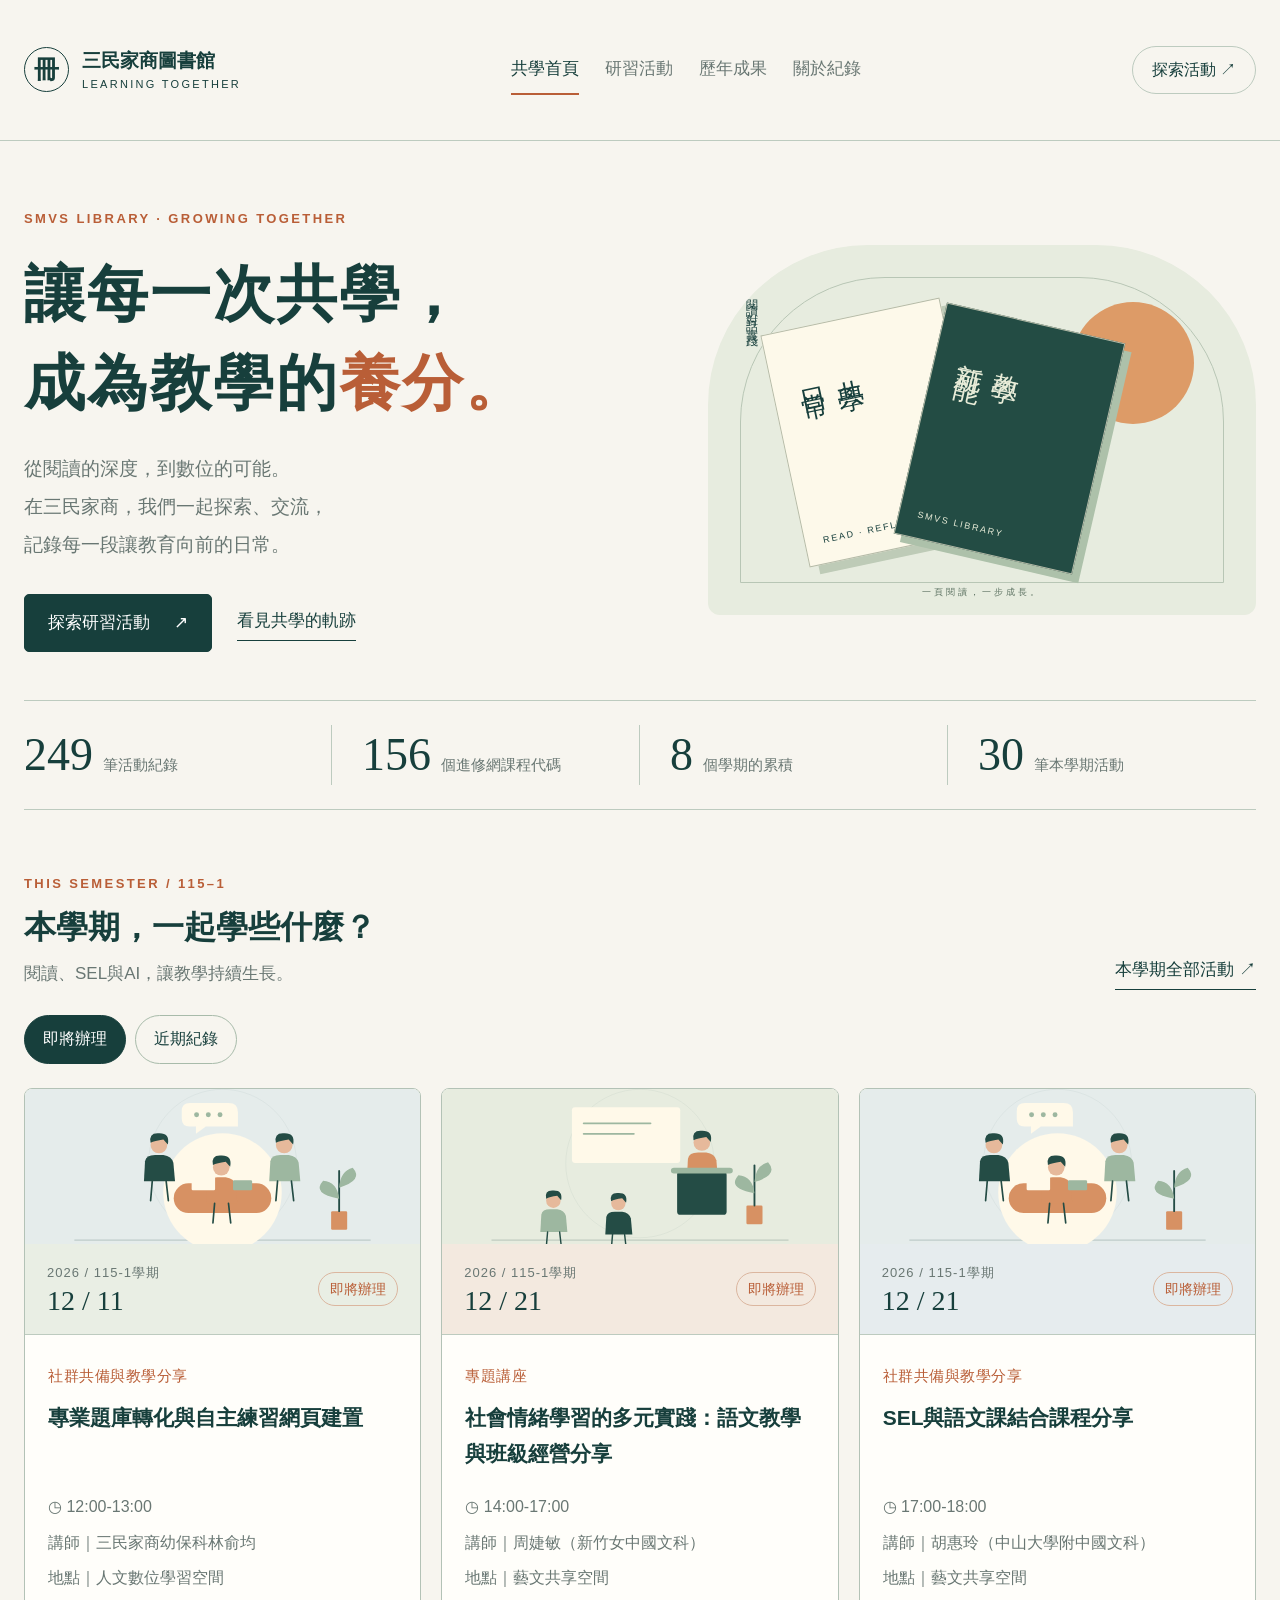
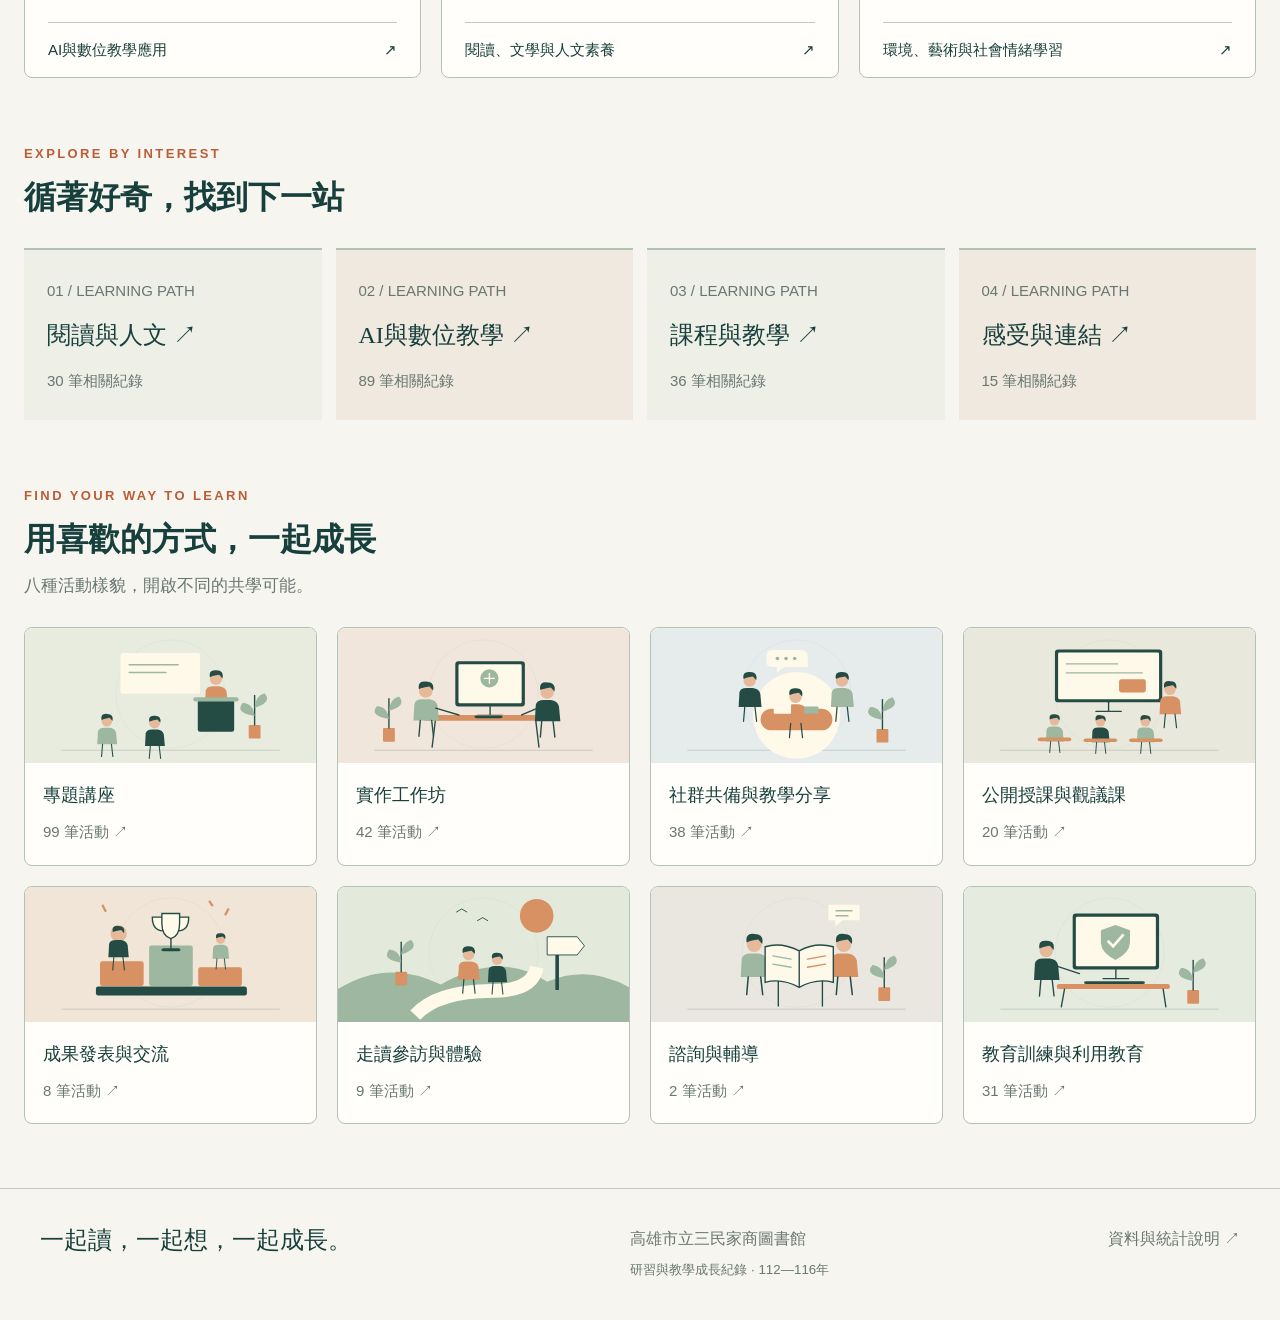
<file: index.html>
<!doctype html><html lang="zh-Hant"><head><meta charset="utf-8"><meta name="viewport" content="width=device-width,initial-scale=1"><meta name="description" content="高雄市立三民家商圖書館研習與教學成長紀錄。探索249筆閱讀、人文、AI與數位教學活動。"><title>共學日常｜三民家商圖書館・Google Sites嵌入版</title><style>500;600;700&family=Noto+Serif+TC:wght@500;600;700&display=swap');
*{box-sizing:border-box}body{margin:0;color:#173f3c;background:#f7f5ef;font:15px/1.8 'Noto Sans TC',sans-serif}a{color:inherit;text-decoration:none}button,input,select{font:inherit}button,a,input,select{outline-offset:5px}button{cursor:pointer}header{height:94px;max-width:1380px;margin:auto;padding:0 54px;display:flex;align-items:center;justify-content:space-between;border-bottom:1px solid #bdcbbf;gap:24px}.brand{display:flex;gap:13px;align-items:center;font-weight:600;line-height:1.6}.brand small{display:block;letter-spacing:2.3px;font-size:9px;font-weight:400}.mark{width:43px;height:43px;border:1px solid #173f3c;border-radius:50%;display:grid;place-items:center;font-family:serif;font-size:25px}nav{display:flex;gap:32px;font-size:14px}nav a{padding:8px 0;color:#697773}nav a.active{color:#173f3c;border-bottom:2px solid #b95e37}.header-link{font-size:13px;border:1px solid #bdcbbf;border-radius:30px;padding:8px 19px}main{max-width:1280px;margin:auto;padding:0 40px;min-height:65vh}.eyebrow{font-size:11px;letter-spacing:2.4px;text-transform:uppercase;color:#b95e37;font-weight:600}.hero{padding:66px 0 48px;display:grid;grid-template-columns:1.18fr 1fr;align-items:center;gap:38px}.hero h1{font-family:'Noto Serif TC',serif;font-size:clamp(38px,4.8vw,65px);font-weight:600;line-height:1.45;letter-spacing:2px;margin:18px 0 22px}.hero h1 em{font-style:normal;color:#b95e37}.hero p{max-width:430px;color:#697773;font-size:15px;line-height:2}.actions{display:flex;gap:25px;align-items:center;margin-top:30px}.button{display:inline-flex;align-items:center;justify-content:center;gap:24px;padding:12px 23px;background:#173f3c;color:white;border:1px solid #173f3c;border-radius:5px;font-size:14px}.button.secondary{background:transparent;color:#173f3c;border-color:#bdcbbf}.text-link{font-size:13px;border-bottom:1px solid #173f3c;padding-bottom:3px}.art{height:370px;background:#e7ecdf;border-radius:160px 160px 12px 12px;position:relative;overflow:hidden;display:flex;align-items:center;justify-content:center}.art::before{content:'';position:absolute;inset:32px;border:1px solid #b8c6b5;border-radius:145px 145px 0 0}.art-circle{position:absolute;width:122px;height:122px;background:#dd9b67;border-radius:50%;right:62px;top:57px}.book{position:absolute;width:145px;height:187px;bottom:64px;background:#fdf9ea;border:1px solid #b6bca9;box-shadow:9px 9px 0 #becbb7;transform:rotate(-12deg);left:75px;padding:24px 18px;font-family:'Noto Serif TC',serif;font-size:27px;line-height:1.4}.book b{font-weight:500;writing-mode:vertical-rl;letter-spacing:6px}.book small{display:block;font:9px sans-serif;letter-spacing:1.8px;position:absolute;bottom:18px}.book.two{left:210px;bottom:58px;transform:rotate(13deg);background:#234c44;color:#e8ecd8;box-shadow:8px 7px 0 #adc1aa}.art-caption{position:absolute;bottom:13px;font-size:9px;letter-spacing:3px;color:#5f7464}.art-line{position:absolute;top:45px;left:35px;writing-mode:vertical-rl;font:12px serif;letter-spacing:5px}.stats{display:grid;grid-template-columns:repeat(4,1fr);padding:24px 0;border-top:1px solid #bdcbbf;border-bottom:1px solid #bdcbbf;margin-bottom:62px}.stat{border-right:1px solid #bdcbbf;padding-left:30px}.stat:first-child{padding-left:0}.stat:last-child{border:0}.stat strong{font:42px/1.3 'Noto Serif TC',serif;display:inline-block;margin-right:10px}.stat span{font-size:12px;color:#697773}.section{margin:55px 0 64px}.section-head{display:flex;justify-content:space-between;align-items:end;margin-bottom:25px;gap:20px}h2{font:600 28px/1.6 'Noto Serif TC',serif;margin:5px 0 0}h3{font-weight:600;line-height:1.7}p{color:#697773}.section-head p{font-size:13px;margin:5px 0 0}.tabs{display:flex;gap:9px;flex-wrap:wrap}.chip{border:1px solid #bdcbbf;padding:7px 17px;border-radius:30px;background:transparent;color:#173f3c;font-size:12px}.chip.selected{background:#173f3c;color:white;border-color:#173f3c}.cards{display:grid;grid-template-columns:repeat(3,1fr);gap:20px}.card{background:#fffefa;border:1px solid #bdcbbf;border-radius:8px;overflow:hidden;display:flex;flex-direction:column;transition:transform .2s,box-shadow .2s}.card:hover{transform:translateY(-4px);box-shadow:0 8px 23px #173f3c0b}.card-top{padding:17px 22px;display:flex;justify-content:space-between;align-items:center;background:#e9eee4;border-bottom:1px solid #bdcbbf}.card:nth-child(3n+2) .card-top{background:#f3e9df}.card:nth-child(3n) .card-top{background:#e6ecee}.date-day{font:25px 'Noto Serif TC',serif}.date-year{font-size:10px;color:#697773;letter-spacing:1px}.badge{font-size:10px;border:1px solid #b6c6ba;border-radius:20px;padding:2px 10px;white-space:nowrap}.badge.upcoming{color:#b95e37;border-color:#dbb69f}.card-body{padding:23px;flex:1}.label{font-size:11px;color:#b95e37;letter-spacing:.5px}.card h3{font-size:17px;margin:8px 0 20px;min-height:58px}.meta{font-size:12px;color:#697773;margin:5px 0;line-height:1.8}.card-bottom{border-top:1px solid #bdcbbf;margin:0 23px;padding:13px 0;font-size:12px;display:flex;justify-content:space-between}.topics{display:grid;grid-template-columns:repeat(4,1fr);gap:14px}.topic{border-top:2px solid #173f3c;background:#eef0e7;padding:23px;cursor:pointer}.topic:nth-child(even){background:#f0e9df}.topic b{font:22px 'Noto Serif TC',serif;display:block;margin:12px 0}.topic span{font-size:11px;color:#697773}.page-heading{padding:48px 0 28px;border-bottom:1px solid #bdcbbf;margin-bottom:28px}.page-heading h1{font:600 38px 'Noto Serif TC',serif;margin:10px 0}.filters{background:#fffefa;border:1px solid #bdcbbf;border-radius:8px;padding:22px;margin:25px 0}.search{display:flex;align-items:center;border-bottom:1px solid #bdcbbf;padding-bottom:17px;margin-bottom:17px;gap:12px}.search input{border:0;background:transparent;flex:1;min-width:100px;color:#173f3c;font-size:16px;padding:5px}.filter-grid{display:grid;grid-template-columns:repeat(4,1fr);gap:14px}label{font-size:11px;color:#697773;display:block}select,input[type=date]{width:100%;background:#f7f5ef;border:1px solid #bdcbbf;border-radius:4px;padding:8px;color:#173f3c;margin-top:4px;font-size:12px}.date-filter{display:grid;grid-template-columns:1fr 1fr;gap:12px;margin-top:12px;max-width:450px}.toolbar{display:flex;justify-content:space-between;align-items:center;gap:15px;margin:23px 0}.toolbar small{color:#697773}.tools{display:flex;gap:8px;align-items:center}.tools button,.tools select{border:1px solid #bdcbbf;background:#fffefa;border-radius:4px;padding:7px 12px;font-size:12px;width:auto;margin:0;color:#173f3c}.tools button.selected{background:#173f3c;color:white}.table-wrap{overflow:auto;border:1px solid #bdcbbf;border-radius:7px;background:#fffefa}table{border-collapse:collapse;width:100%;font-size:12px}th{text-align:left;white-space:nowrap;background:#e9eee4;font-weight:500}td,th{padding:16px 14px;border-bottom:1px solid #bdcbbf;vertical-align:top}td a{font-weight:600}td a:hover{color:#b95e37}td small{color:#697773}tr:last-child td{border:0}.empty{padding:60px;text-align:center;background:#fffefa}.pagination{display:flex;justify-content:center;align-items:center;gap:18px;margin:30px 0}.pagination button{background:none;border:1px solid #bdcbbf;padding:7px 17px;border-radius:4px;color:#173f3c}button:disabled{opacity:.35;cursor:default}.detail{max-width:900px;margin:0 auto;padding:35px 0 65px}.back{font-size:12px;color:#697773}.detail h1{font:600 34px/1.6 'Noto Serif TC',serif;margin:20px 0}.detail-tags{display:flex;gap:8px;flex-wrap:wrap}.detail-grid{display:grid;grid-template-columns:1fr 1fr;gap:20px 35px;border-top:1px solid #bdcbbf;border-bottom:1px solid #bdcbbf;padding:26px 0;margin:26px 0}.detail-grid dt{font-size:11px;color:#697773}.detail-grid dd{margin:5px 0 0}.detail-section{padding:22px 0}.detail-section h2{font-size:23px;margin-bottom:14px}.pre{white-space:pre-wrap;overflow-wrap:anywhere;line-height:2;font-size:14px}.note{background:#f2e8db;border-left:3px solid #c68b5b;padding:14px 20px;font-size:13px}.detail details{border:1px solid #bdcbbf;padding:18px;margin-top:18px;border-radius:5px}.detail summary{cursor:pointer}.course-links{display:flex;flex-wrap:wrap;gap:10px}.chart-row{display:grid;grid-template-columns:100px 1fr 45px;align-items:center;gap:20px;margin:18px 0;font-size:13px}.bar-track{background:#e8ebe2;height:25px;border-radius:2px;overflow:hidden}.bar{height:100%;background:#42685a}.chart-row:nth-child(even) .bar{background:#b98765}.insight-grid{display:grid;grid-template-columns:1fr 1fr;gap:45px}.about{max-width:820px;padding-bottom:65px}.about h2{font-size:23px;margin:30px 0 12px}.about li{color:#697773;margin:10px 0}.about table td{min-width:130px}footer{max-width:1280px;margin:60px auto 0;padding:35px 40px;border-top:1px solid #bdcbbf;display:flex;justify-content:space-between;gap:25px;font-size:12px;color:#697773}.footer-brand{font:20px 'Noto Serif TC',serif;color:#173f3c}.read-more{color:#b95e37;font-size:12px}.mobile-only{display:none}
@media(min-width:1500px){main{padding:0 20px}.hero{gap:90px}}@media(max-width:950px){header{padding:15px 25px;height:auto;flex-wrap:wrap}nav{gap:22px}.header-link{display:none}.hero{grid-template-columns:1.2fr 1fr;gap:20px}.art{height:320px}.book{left:30px;width:120px}.book.two{left:140px}.art-circle{right:20px}.hero h1{font-size:43px}.cards{grid-template-columns:repeat(2,1fr)}.topics{grid-template-columns:repeat(2,1fr)}.filter-grid{grid-template-columns:repeat(2,1fr)}.insight-grid{gap:25px}.stat strong{font-size:32px}.stat{padding-left:20px}}
@media(max-width:620px){header{padding:18px 20px;gap:14px}.brand{font-size:14px}.mark{width:34px;height:34px;font-size:22px}nav{width:100%;justify-content:space-between;gap:10px;font-size:12px}main{padding:0 20px}.hero{grid-template-columns:1fr;padding:36px 0 28px}.hero h1{font-size:40px;margin-top:12px}.hero p{font-size:13px}.art{height:255px;max-width:440px;width:100%;margin:15px auto 0;border-radius:110px 110px 6px 6px}.book{height:148px;width:120px;left:calc(50% - 128px);bottom:40px;font-size:23px}.book.two{left:calc(50% + 5px);bottom:38px}.art-circle{top:30px;right:55px;width:95px;height:95px}.art-caption{bottom:8px}.stats{grid-template-columns:1fr 1fr;gap:22px;padding:22px 0;margin-bottom:35px}.stat{padding-left:0}.stat:nth-child(even){padding-left:20px;border:0}.stat strong{font-size:33px}.section{margin:35px 0}.section-head{align-items:start}.section-head h2{font-size:23px}.section-head .text-link{white-space:nowrap;margin-top:15px}.cards{grid-template-columns:1fr}.card h3{min-height:0;font-size:17px}.topics{gap:10px}.topic{padding:17px}.topic b{font-size:18px}.page-heading{padding:30px 0 20px}.page-heading h1{font-size:30px}.filters{padding:16px}.filter-grid{gap:12px}.toolbar{align-items:flex-start;flex-direction:column}.tools{flex-wrap:wrap}.table-wrap{max-width:100%}.insight-grid{grid-template-columns:1fr}.detail h1{font-size:26px}.detail-grid{grid-template-columns:1fr;gap:15px}.detail-section h2{font-size:22px}.pre{font-size:13px}.chart-row{grid-template-columns:80px 1fr 25px;gap:10px}.mobile-only{display:block}footer{margin:40px 20px 0;padding:25px 0;flex-direction:column}.footer-brand{font-size:18px}.eyebrow{font-size:10px}.search input{font-size:14px}.button{font-size:13px;padding:10px 17px}}
/* Larger reading scale and activity-specific illustrations. */
body{font-size:18px;line-height:1.9}header{height:auto;min-height:104px;padding-top:18px;padding-bottom:18px}nav{font-size:17px;gap:26px}.brand{font-size:19px}.brand small{font-size:11px}.header-link{font-size:16px}.hero p{font-size:19px;max-width:520px}.hero h1{font-size:clamp(43px,4.8vw,67px)}.eyebrow{font-size:13px}.button,.text-link{font-size:17px}.stat span{font-size:15px}.stat strong{font-size:46px}.section-head h2,h2{font-size:32px}.section-head p{font-size:17px}.chip{font-size:16px;padding:8px 18px}.date-year{font-size:13px}.date-day{font-size:28px}.badge{font-size:14px;padding:3px 11px}.label{font-size:15px}.card h3{font-size:21px;line-height:1.7;min-height:72px}.meta{font-size:16px;line-height:1.9}.card-bottom{font-size:15px;align-items:center;gap:12px}.card-visual{display:block;overflow:hidden;background:#e9eee4}.card-visual img{width:100%;height:155px;object-fit:cover;display:block;transition:transform .3s}.card:hover .card-visual img{transform:scale(1.035)}.card-top{gap:10px}.topic span{font-size:15px}.topic b{font-size:24px}.page-heading h1{font-size:42px}.page-heading p{font-size:19px}.search input{font-size:19px}label{font-size:15px}select,input[type=date]{font-size:16px;padding:10px}.toolbar{gap:15px}.toolbar small{font-size:15px}.tools button,.tools select{font-size:16px;padding:8px 13px}.tools{flex-wrap:wrap}.table-wrap table{font-size:16px;line-height:1.8}td small{font-size:14px}.read-more{font-size:15px}.table-visual{width:104px;height:62px;border-radius:4px;display:block;object-fit:cover;margin-bottom:12px}.empty p{font-size:18px}.pagination{font-size:17px}.pagination button{font-size:17px}.back{font-size:16px}.detail h1{font-size:39px}.detail-grid dt{font-size:16px}.detail-grid dd{font-size:19px}.detail-section h2{font-size:28px}.pre{font-size:18px;line-height:2.1}.note{font-size:17px;line-height:1.9}.detail details{font-size:17px}.detail-visual{width:100%;height:270px;object-fit:cover;border-radius:10px;margin-top:28px;display:block}.chart-row{font-size:16px;grid-template-columns:135px 1fr 35px;gap:15px}.about h2{font-size:28px}.about p,.about li{font-size:18px;line-height:2}footer{font-size:16px}.footer-brand{font-size:24px}.category-gallery{display:grid;grid-template-columns:repeat(4,minmax(0,1fr));gap:20px}.category-tile{border:1px solid #bdcbbf;border-radius:8px;background:#fffefa;overflow:hidden;transition:transform .2s}.category-tile:hover{transform:translateY(-4px)}.category-tile img{display:block;width:100%;height:135px;object-fit:cover}.category-tile>div{padding:18px}.category-tile b{font-size:18px;font-weight:500;display:block;line-height:1.6}.category-tile span{font-size:15px;color:#697773;display:block;margin-top:8px}
@media(max-width:1100px){header{padding-left:25px;padding-right:25px;flex-wrap:wrap}.header-link{display:none}.stats{gap:16px}.stat{padding-left:12px}.stat span{display:block}.category-gallery{grid-template-columns:repeat(2,minmax(0,1fr))}.toolbar{align-items:flex-start;flex-direction:column}}
@media(max-width:620px){body{font-size:17px}.brand{font-size:18px}header{padding:18px 20px}.brand small{font-size:10px}nav{font-size:16px;gap:12px}.hero h1{font-size:42px}.hero p{font-size:18px}.hero .actions{gap:20px}.button,.text-link{font-size:16px}.eyebrow{font-size:12px;letter-spacing:1.7px}.section-head h2,h2{font-size:27px}.section-head{flex-wrap:wrap;gap:8px}.section-head p{font-size:16px}.section-head .text-link{margin-top:0}.stats{row-gap:24px}.stat strong{font-size:39px}.stat span{font-size:14px;display:inline}.card h3{font-size:21px;min-height:0}.meta{font-size:17px}.card-bottom{font-size:15px}.card-visual img{height:180px}.badge{font-size:14px}.card-top{padding:17px 22px}.label{font-size:15px}.chip{font-size:15px}.page-heading h1{font-size:34px}.page-heading p{font-size:18px}.search{flex-wrap:wrap}.search input{font-size:17px;width:calc(100% - 30px)}.search #clear{margin-left:25px}.filter-grid{grid-template-columns:1fr 1fr;gap:14px}select,input[type=date]{font-size:16px;min-width:0}.date-filter{grid-template-columns:1fr 1fr;gap:12px}.tools button,.tools select{font-size:15px;padding:8px 10px}.table-wrap table{font-size:16px}.detail h1{font-size:31px}.detail-grid dd{font-size:18px}.detail-section h2{font-size:25px}.pre{font-size:17px}.detail-visual{height:190px}.note{font-size:16px}.category-gallery{gap:12px}.category-tile img{height:105px}.category-tile>div{padding:14px}.category-tile b{font-size:17px}.category-tile span{font-size:14px}.topic b{font-size:22px}.topic span{font-size:14px}.about p,.about li{font-size:17px}.about h2{font-size:25px}.chart-row{font-size:15px;grid-template-columns:110px 1fr 25px;gap:10px}footer{font-size:16px}.footer-brand{font-size:22px}}

html{scroll-behavior:smooth}body{min-width:280px}header{padding-left:24px;padding-right:24px}main{padding-left:24px;padding-right:24px}@media(max-width:620px){header,main{padding-left:16px;padding-right:16px}}

/* Literal colors and explicit borders for Google Sites embed compatibility. */
body{background-color:#f7f5ef;color:#173f3c}
.filters{border:1.5px solid #afc0b3;background-color:#fffefa}
.search{border-bottom:1.5px solid #bdcbbf}
select,input[type=date]{border:1.5px solid #a8bbaa;background-color:#f7f5ef;color:#173f3c}
.chip,.tools button,.tools select,.pagination button{border:1.5px solid #a8bbaa}
.table-wrap{border:1.5px solid #9fb3a3;background-color:#fffefa}
.table-wrap table{border-collapse:collapse;width:100%}
.table-wrap th,.table-wrap td{border:1px solid #b3c2b6;padding:18px 16px}
.table-wrap th{background-color:#dce6d8;color:#173f3c;font-weight:600}
.table-wrap tbody tr:nth-child(even){background-color:#f0f3eb}
.table-wrap tbody tr:last-child td{border-bottom:1px solid #b3c2b6}
.table-wrap tbody tr:hover{background-color:#e7eee1}
.card,.category-tile,.topic,.detail details{border-color:#b3c2b6}
.detail-grid{border-top:1.5px solid #b3c2b6;border-bottom:1.5px solid #b3c2b6}
</style></head><body>
<header><a class="brand" href="#home"><span class="mark">冊</span><span>三民家商圖書館<small>LEARNING TOGETHER</small></span></a><nav aria-label="主要導覽"><a href="#home">共學首頁</a><a href="#activities">研習活動</a><a href="#insights">歷年成果</a><a href="#about">關於紀錄</a></nav><a class="header-link" href="#activities">探索活動 ↗</a></header>
<main id="main"></main><footer><div class="footer-brand">一起讀，一起想，一起成長。</div><div>高雄市立三民家商圖書館<br><small>研習與教學成長紀錄 · 112—116年</small></div><a href="#about">資料與統計說明 ↗</a></footer>
<script>window.ACTIVITIES=[{"date": "2023-03-03T14:10:00", "type": "教師研習", "time": "112年3月3日（五）14:10-16:00", "title": "學習歷程檔案編輯製作", "speaker": "室設科李娉儀", "place": "1205電腦教室", "people": 43.0, "cid": "3775710", "codes": ["3775710"], "semester": "111-2", "source": "111-2!第14列", "note": "", "time_span": "14:10-16:00", "category": "專題講座", "audience": "教師", "theme": "自主學習與專題探究", "speaker_full": "室設科李娉儀\n進修網師資（同課程）：[中小幼師]李娉儀", "web_status": "3775710：已讀取", "url": "https://www3.inservice.edu.tw/NAPP/CourseView.aspx?cid=3775710", "endDate": "2023-03-03", "notes": "", "intro": "學習歷程檔案增能研習開設兩場次，目的透過美感、文字力與編排實作，提升本校軟體運用與美感能力，聚焦學生如何突顯個人特質。目前實作場報名人數已滿，線上場因校內新購各科google進階版帳號，可容納上限提升到500人，歡迎有興趣的師生一起參與，主題增能研習報名網址：https://forms.gle/3bT1bWwBvde273fU8\n［學習歷程檔案實體場］\n主題：如何打造亮眼的學習歷程檔案？學習歷程檔案編排美感\n講師：室設科李娉儀\n時間：112年3月3日（五）下午14:10-16:00\n地點：1205電腦教室", "hours": "2小時/學分", "countLabel": "參與人數", "id": "event-1"}, {"date": "2023-03-04T10:00:00", "type": "教師研習", "time": "112年3月4日（六）10:00-12:00", "title": "學習歷程檔案編排觀看", "speaker": "淡江大學林宏聰", "place": "線上", "people": 42.0, "cid": "3777111", "codes": ["3777111"], "semester": "111-2", "source": "111-2!第15列", "note": "", "time_span": "10:00-12:00", "category": "專題講座", "audience": "教師", "theme": "自主學習與專題探究", "speaker_full": "淡江大學林宏聰\n進修網師資（同課程）：[中小幼師]黃一軒,[大學教授]林宏聰", "web_status": "3777111：已讀取", "url": "https://www3.inservice.edu.tw/NAPP/CourseView.aspx?cid=3777111", "endDate": "2023-03-04", "notes": "", "intro": "學習歷程檔案增能研習開設兩場次，目的透過美感、文字力與編排實作，提升本校軟體運用與美感能力，聚焦學生如何突顯個人特質。目前實作場報名人數已滿，線上場因校內新購各科google進階版帳號，可容納上限提升到500人，歡迎有興趣的師生一起參與，主題增能研習報名網址：https://forms.gle/3bT1bWwBvde273fU8\n學習歷程檔案線上場\n主題：如何觀看與書寫學習歷程檔案？覺察與意義創造\n講師：淡江建築系林宏聰、國文科黃一軒\n時間：112年3月4日（六）下午9:30-12:30\n地點：線上meet.google.com/wwx-racj-psm", "hours": "3小時/學分", "countLabel": "參與人數", "id": "event-2"}, {"date": "2023-03-06T14:00:00", "type": "教師研習", "time": "112年3月6日（一）14:00-16:00", "title": "歷史、文學與創作", "speaker": "中正大學中文系王瓊玲", "place": "圖書館", "people": null, "cid": "3747781", "codes": ["3747781"], "semester": "111-2", "source": "111-2!第2列", "note": "", "time_span": "14:00-16:00", "category": "專題講座", "audience": "教師", "theme": "閱讀、文學與人文素養", "speaker_full": "中正大學中文系王瓊玲\n進修網師資（同課程）：[大學教授]中正大學中文系／作家王瓊玲", "web_status": "3747781：已讀取", "url": "https://www3.inservice.edu.tw/NAPP/CourseView.aspx?cid=3747781", "endDate": "2023-03-06", "notes": "", "intro": "跨校社群：歷史、文學與創作\n那些被遺忘的故事，那些被留下來的女人。\n女性角色在時代的悲歌中，留下多麼堅毅溫柔的身影。我們很榮幸，能邀請中正大學中文系的王瓊玲老師與我們分享「歷史、文學與創作」的關係。瓊玲老師的學術專長是古典小說、現代文藝、文學理論與批評、史傳文學，長年是國光劇團許多重要劇本的原著，同時也是台灣圖書館首位駐館作家，近年投入在記錄823砲戰遺孀的故事，留下這些可歌可泣的時代樣貌，相當動人。\n一九五八年爆發八二三臺海戰役，當丈夫用生命來捍衛臺灣；遺孀用一生的青春來見證愛情、護守家園。\n六十多年前，她們一個個也才二十歲左右，\n哪一個不是風華正盛？哪一個不是玉貌綺年？\n然而，命運硬生生掐死了青春、砲火轟隆隆把她們炸成了寡婦。\n近兩百位無辜的女子，也全嘩啦啦的掉進了煉獄，\n承受了人世間的千瘡百孔。\n這段動人的故事，在課程連結上，寫作取材可以和小畢的故事、礦村行、隔閡等一起觀看，瓊玲老師以深度訪談的方式留下時代被忽略的聲音，形成人文關懷意識。主題發展上，舉凡和平、戰爭與族群的文章，也可連結。當然，光聽老師說這些故事，認識女性在戰爭下的遭遇，就已精彩萬分。\n講座主題：歷史、文學與創作\n時間：112年3月6日（一）14:00-16:00\n講師：中正大學中文系／作家王瓊玲\n地點：三民家商圖書館5樓多媒體教室", "hours": "2小時/學分", "countLabel": "參與人數", "id": "event-3"}, {"date": "2023-03-13T14:00:00", "type": "教師研習", "time": "112年3月13日（一）14:00-16:00", "title": "心智結構的教學展現", "speaker": "花蓮高中王清平", "place": "圖書館", "people": null, "cid": "3747791", "codes": ["3747791"], "semester": "111-2", "source": "111-2!第3列", "note": "", "time_span": "14:00-16:00", "category": "專題講座", "audience": "教師", "theme": "課程設計與教學實踐", "speaker_full": "花蓮高中王清平\n進修網師資（同課程）：[中小幼師]王清平,[中小幼師]陳瓊玉", "web_status": "3747791：已讀取", "url": "https://www3.inservice.edu.tw/NAPP/CourseView.aspx?cid=3747791", "endDate": "2023-03-13", "notes": "", "intro": "跨校社群：心智結構的教學展現＋自我覺察與師生對話\n新課綱推動已逾三年，這學期社群以「素養時代的特色國文教學」，期盼從不同角度觀看北中南東學校頗具特色的國文教學課程風景。在課程觀點中，我們仍期盼有跨域、整合和創新的思考，擬就專題整合、班經融入、書寫表達、思維結構切入，綜觀普高技職、必修校本課程的種種樣貌。藉由親炙課堂的繁花盛景，共創回歸教與學的美好藍圖。\n王清平老師，江湖人稱「花中九把刀」、「瑜珈大師」，著有《改變你對國文的教與學》、《用心智圖讀國文》。清平老師對教學頗有心得，歸納文章「公式」，提出「概念模組」，透過心智圖開展文章核心文義，深獲好評。\n陳瓊玉老師，任教高雄高商國文科。瓊玉老師對自我與學生的觀察十分細膩，多年力求突破自我與學生的限制，深耕於學思達教學，開展各式對話，引發深刻的學習思考。\n時間：112年3月13日（一）14:00-17:00\n地點：三民家商社區圖書館\n［主題講座］心智結構的教學展現\n時間：14:00-16:00\n講師：花蓮高中國文科王清平\n［社群分享］自我覺察與師生對話\n時間：16:00-17:00\n講師：高雄高商國文科陳瓊玉", "hours": "3小時/學分", "countLabel": "參與人數", "id": "event-4"}, {"date": "2023-03-13T16:00:00", "type": "教師研習", "time": "112年3月13日（一）16:00-17:00", "title": "自我覺察與師生對話", "speaker": "高雄高商陳瓊玉", "place": "圖書館", "people": null, "cid": "3747791", "codes": ["3747791"], "semester": "111-2", "source": "111-2!第4列", "note": "", "time_span": "16:00-17:00", "category": "專題講座", "audience": "教師", "theme": "課程設計與教學實踐", "speaker_full": "高雄高商陳瓊玉\n進修網師資（同課程）：[中小幼師]王清平,[中小幼師]陳瓊玉", "web_status": "3747791：已讀取", "url": "https://www3.inservice.edu.tw/NAPP/CourseView.aspx?cid=3747791", "endDate": "2023-03-13", "notes": "", "intro": "跨校社群：心智結構的教學展現＋自我覺察與師生對話\n新課綱推動已逾三年，這學期社群以「素養時代的特色國文教學」，期盼從不同角度觀看北中南東學校頗具特色的國文教學課程風景。在課程觀點中，我們仍期盼有跨域、整合和創新的思考，擬就專題整合、班經融入、書寫表達、思維結構切入，綜觀普高技職、必修校本課程的種種樣貌。藉由親炙課堂的繁花盛景，共創回歸教與學的美好藍圖。\n王清平老師，江湖人稱「花中九把刀」、「瑜珈大師」，著有《改變你對國文的教與學》、《用心智圖讀國文》。清平老師對教學頗有心得，歸納文章「公式」，提出「概念模組」，透過心智圖開展文章核心文義，深獲好評。\n陳瓊玉老師，任教高雄高商國文科。瓊玉老師對自我與學生的觀察十分細膩，多年力求突破自我與學生的限制，深耕於學思達教學，開展各式對話，引發深刻的學習思考。\n時間：112年3月13日（一）14:00-17:00\n地點：三民家商社區圖書館\n［主題講座］心智結構的教學展現\n時間：14:00-16:00\n講師：花蓮高中國文科王清平\n［社群分享］自我覺察與師生對話\n時間：16:00-17:00\n講師：高雄高商國文科陳瓊玉", "hours": "3小時/學分", "countLabel": "參與人數", "id": "event-5"}, {"date": "2023-03-14T14:00:00", "type": "教師研習", "time": "112年3月14日（二）14:00-17:00", "title": "資安與資訊倫理研習", "speaker": "資訊執秘蔡錦泓\n資訊執秘黃一軒", "place": "第一會議室", "people": 19.0, "cid": "3785707", "codes": ["3785707"], "semester": "111-2", "source": "111-2!第16列", "note": "", "time_span": "14:00-17:00", "category": "專題講座", "audience": "教師", "theme": "資訊素養與資通安全", "speaker_full": "資訊執秘蔡錦泓\n資訊執秘黃一軒\n進修網師資（同課程）：[中小幼師]資訊執秘蔡錦泓,[中小幼師]黃一軒", "web_status": "3785707：已讀取", "url": "https://www3.inservice.edu.tw/NAPP/CourseView.aspx?cid=3785707", "endDate": "2023-03-14", "notes": "", "intro": "主題：資安校園規劃與常見隱私權洩密\n講師：本校資訊執秘蔡錦泓、黃一軒老師\n時間：112年3月14日（二）14:10-17:10\n地點：第一會議室\n課程將與大家說明本校資安校園規劃，期盼大家協力完成事項。具體說明如何留意日常資安、google的分層設定、隱私權的防範的基本概念等。", "hours": "3小時/學分", "countLabel": "參與人數", "id": "event-6"}, {"date": "2023-03-22T13:00:00", "type": "教師研習", "time": "112年3月22日（三）段考日13:00-16:00", "title": "A2:數位工作坊：google平台的進階運用", "speaker": "卓蘭高中賴建宏", "place": "1205電腦教室", "people": 30.0, "cid": "3747830", "codes": ["3747830"], "semester": "111-2", "source": "111-2!第17列", "note": "", "time_span": "13:00-16:00", "category": "實作工作坊", "audience": "教師", "theme": "AI與數位教學應用", "speaker_full": "卓蘭高中賴建宏\n進修網師資（同課程）：[中小幼師]賴建宏", "web_status": "3747830：已讀取", "url": "https://www3.inservice.edu.tw/NAPP/CourseView.aspx?cid=3747830", "endDate": "2023-03-22", "notes": "", "intro": "時間：112年3月22日（三）段考日13:00-16:00\n講師：國立卓蘭高級中等學校 賴建宏 教師\n地點：本校1205電腦教室\n為體驗實作型課程，以google classroom為數位學習平台介紹示例，輔以實際操作練習，體驗了解如何進行學習任務的派送、學習規劃、學習成效報告檢核等功能機制，理解數位學習平台支持適性學習與教學實施，透過支持學生個人差異化學習進度和歷程。\n本次課程稍微進階，將帶領學員三個主題:\n1. Google Workspace平台簡介\n2. Gmail結合Google Sheet合併列印寄送客製化大量信件\n3. Google chrome瀏覽器教學用外掛工具\n4. 其餘學員需求", "hours": "3小時/學分", "countLabel": "參與人數", "id": "event-7"}, {"date": "2023-04-14T14:00:00", "type": "教師研習", "time": "112年4月14日（五）14:00-16:00", "title": "輕鬆美編＆教學一把罩：canva", "speaker": "中正高中王清美", "place": "1205電腦教室", "people": 38.0, "cid": "3747846", "codes": ["3747846"], "semester": "111-2", "source": "111-2!第18列", "note": "", "time_span": "14:00-16:00", "category": "實作工作坊", "audience": "教師", "theme": "AI與數位教學應用", "speaker_full": "中正高中王清美\n進修網師資（同課程）：[中小幼師]王清美", "web_status": "3747846：已讀取", "url": "https://www3.inservice.edu.tw/NAPP/CourseView.aspx?cid=3747846", "endDate": "2023-04-14", "notes": "", "intro": "時間：112年4月14日（五） 14:00-16:00\n講師：高雄市中正高中 王清美 教師\n地點：本校1205電腦教室\ncanva是一套強大的線上製圖工作，具備簡單、易學、好操作的特點。可以運用於教學投影片、海報、社群媒體等各式場合。本次課程邀約，老師將由基礎開始帶領學員學習如何操作canva，排版的一些小訣竅，以及如何運用於教學現場。讓你瞬間從初學者，變成簡報製作高手。", "hours": "2小時/學分", "countLabel": "參與人數", "id": "event-8"}, {"date": "2023-04-24T14:00:00", "type": "教師研習", "time": "112年4月24日（一）14:00-16:00", "title": "校本實踐的書寫表達", "speaker": "海青工商廖婉利", "place": "圖書館", "people": null, "cid": "3747798", "codes": ["3747798"], "semester": "111-2", "source": "111-2!第5列", "note": "", "time_span": "14:00-16:00", "category": "專題講座", "audience": "教師", "theme": "閱讀、文學與人文素養", "speaker_full": "海青工商廖婉利\n進修網師資（同課程）：[中小幼師]廖婉利,[中小幼師]柳寶佴", "web_status": "3747798：已讀取", "url": "https://www3.inservice.edu.tw/NAPP/CourseView.aspx?cid=3747798", "endDate": "2023-04-24", "notes": "", "intro": "跨校社群：校本實踐的書寫表達＋生命教育的多元融入\n新課綱推動已逾三年，這學期社群以「素養時代的特色國文教學」，期盼從不同角度觀看北中南東學校頗具特色的國文教學課程風景。在課程觀點中，我們仍期盼有跨域、整合和創新的思考，擬就專題整合、班經融入、書寫表達、思維結構切入，綜觀普高技職、必修校本課程的種種樣貌。藉由親炙課堂的繁花盛景，共創回歸教與學的美好藍圖。\n海青工商國文科透過社群共備，完成書寫與表達的校本課程，其中幽默風趣的廖婉利老師扮演相當關鍵的角色。在這門課程中，以主題、活動與任務的方式，形成豐富的旅程，讓學生真實運用語文表達能力。\n柳寶佴老師，任教於鳳山商工國文科，曾榮獲高雄市super教師。擅長於生命教育的融入，以獨特、溫柔敦厚的教師特質，帶領學生體會生命的種種。老師的國文課，總是溫婉動人，讓人印象深刻。\n時間：112年4月24日（一）\n地點：三民家商社區圖書館\n［主題講座］校本實踐的書寫表達\n時間：14:00-16:00\n講師：海青工商國文科廖婉利\n［社群分享］生命教育的多元融入\n時間：16:00-17:00\n講師：鳳山商工國文科柳寶佴", "hours": "3小時/學分", "countLabel": "參與人數", "id": "event-9"}, {"date": "2023-04-24T16:00:00", "type": "教師研習", "time": "112年4月24日（一）16:00-17:00", "title": "生命教育的多元融入", "speaker": "鳳山商工柳寶佴", "place": "圖書館", "people": null, "cid": "3747798", "codes": ["3747798"], "semester": "111-2", "source": "111-2!第6列", "note": "", "time_span": "16:00-17:00", "category": "專題講座", "audience": "教師", "theme": "課程設計與教學實踐", "speaker_full": "鳳山商工柳寶佴\n進修網師資（同課程）：[中小幼師]廖婉利,[中小幼師]柳寶佴", "web_status": "3747798：已讀取", "url": "https://www3.inservice.edu.tw/NAPP/CourseView.aspx?cid=3747798", "endDate": "2023-04-24", "notes": "", "intro": "跨校社群：校本實踐的書寫表達＋生命教育的多元融入\n新課綱推動已逾三年，這學期社群以「素養時代的特色國文教學」，期盼從不同角度觀看北中南東學校頗具特色的國文教學課程風景。在課程觀點中，我們仍期盼有跨域、整合和創新的思考，擬就專題整合、班經融入、書寫表達、思維結構切入，綜觀普高技職、必修校本課程的種種樣貌。藉由親炙課堂的繁花盛景，共創回歸教與學的美好藍圖。\n海青工商國文科透過社群共備，完成書寫與表達的校本課程，其中幽默風趣的廖婉利老師扮演相當關鍵的角色。在這門課程中，以主題、活動與任務的方式，形成豐富的旅程，讓學生真實運用語文表達能力。\n柳寶佴老師，任教於鳳山商工國文科，曾榮獲高雄市super教師。擅長於生命教育的融入，以獨特、溫柔敦厚的教師特質，帶領學生體會生命的種種。老師的國文課，總是溫婉動人，讓人印象深刻。\n時間：112年4月24日（一）\n地點：三民家商社區圖書館\n［主題講座］校本實踐的書寫表達\n時間：14:00-16:00\n講師：海青工商國文科廖婉利\n［社群分享］生命教育的多元融入\n時間：16:00-17:00\n講師：鳳山商工國文科柳寶佴", "hours": "3小時/學分", "countLabel": "參與人數", "id": "event-10"}, {"date": "2023-05-02T13:10:00", "type": "教師研習", "time": "112年5月2日（二）13:10-15:00", "title": "線上資源與英語教學", "speaker": "英文科黃麗娟", "place": "國際文化教室", "people": 13.0, "cid": "3798166", "codes": ["3798166"], "semester": "111-2", "source": "111-2!第19列", "note": "", "time_span": "13:10-15:00", "category": "專題講座", "audience": "教師", "theme": "課程設計與教學實踐", "speaker_full": "英文科黃麗娟\n進修網師資（同課程）：[中小幼師]黃麗娟", "web_status": "3798166：已讀取", "url": "https://www3.inservice.edu.tw/NAPP/CourseView.aspx?cid=3798166", "endDate": "2023-05-02", "notes": "", "intro": "線上資源與英語教學", "hours": "2小時/學分", "countLabel": "參與人數", "id": "event-11"}, {"date": "2023-05-08T14:00:00", "type": "教師研習", "time": "112年5月8日（一）14:00-16:00", "title": "專題整合的教學設計", "speaker": "中大壢中劉庭豪", "place": "圖書館", "people": null, "cid": "3747801", "codes": ["3747801"], "semester": "111-2", "source": "111-2!第7列", "note": "", "time_span": "14:00-16:00", "category": "專題講座", "audience": "教師", "theme": "自主學習與專題探究", "speaker_full": "中大壢中劉庭豪\n進修網師資（同課程）：[中小幼師]劉庭豪,[中小幼師]胡惠玲", "web_status": "3747801：已讀取", "url": "https://www3.inservice.edu.tw/NAPP/CourseView.aspx?cid=3747801", "endDate": "2023-05-08", "notes": "", "intro": "跨校社群：專題整合的教學設計＋行旅走讀與視野開闊\n新課綱推動已逾三年，這學期社群以「素養時代的特色國文教學」，期盼從不同角度觀看北中南東學校頗具特色的國文教學課程風景。在課程觀點中，我們仍期盼有跨域、整合和創新的思考，擬就專題整合、班經融入、書寫表達、思維結構切入，綜觀普高技職、必修校本課程的種種樣貌。藉由親炙課堂的繁花盛景，共創回歸教與學的美好藍圖。\n劉庭豪（龍文）老師，任教於中央大學附屬中壢高中國文科，兼任中央大學師培中心講師。擅長素養導向與概念為本的課程設計，打破課次而以主題概念貫串課程地圖，深度與廣度兼具，引人入勝。\n胡惠玲老師，任教於中山大學附中國文科，最佳壯遊代言人。心胸開闊，喜歡學習與嘗試，穿梭於自然山水、世界奇觀與人文思想間。從自身旅遊經驗發展教學課程，教學一如行旅，老師如導遊，旅者無疆，讓人驚嘆。\n時間：112年5月8日（一）\n地點：三民家商社區圖書館\n［主題講座］專題整合的教學設計\n時間：14:00-16:00\n講師：中大壢中國文科劉庭豪（龍文）\n［社群分享］行旅走讀與視野開闊\n時間：16:00-17:00\n講師：中山大學附中國文科胡惠玲", "hours": "3小時/學分", "countLabel": "參與人數", "id": "event-12"}, {"date": "2023-05-08T16:00:00", "type": "走讀與參訪", "time": "112年5月8日（一）16:00-17:00", "title": "行旅走讀與視野開闊", "speaker": "中山大學附中胡惠玲", "place": "圖書館", "people": null, "cid": "3747801", "codes": ["3747801"], "semester": "111-2", "source": "111-2!第8列", "note": "", "time_span": "16:00-17:00", "category": "走讀參訪與體驗", "audience": "教師", "theme": "環境、藝術與社會情緒學習", "speaker_full": "中山大學附中胡惠玲\n進修網師資（同課程）：[中小幼師]劉庭豪,[中小幼師]胡惠玲", "web_status": "3747801：已讀取", "url": "https://www3.inservice.edu.tw/NAPP/CourseView.aspx?cid=3747801", "endDate": "2023-05-08", "notes": "", "intro": "跨校社群：專題整合的教學設計＋行旅走讀與視野開闊\n新課綱推動已逾三年，這學期社群以「素養時代的特色國文教學」，期盼從不同角度觀看北中南東學校頗具特色的國文教學課程風景。在課程觀點中，我們仍期盼有跨域、整合和創新的思考，擬就專題整合、班經融入、書寫表達、思維結構切入，綜觀普高技職、必修校本課程的種種樣貌。藉由親炙課堂的繁花盛景，共創回歸教與學的美好藍圖。\n劉庭豪（龍文）老師，任教於中央大學附屬中壢高中國文科，兼任中央大學師培中心講師。擅長素養導向與概念為本的課程設計，打破課次而以主題概念貫串課程地圖，深度與廣度兼具，引人入勝。\n胡惠玲老師，任教於中山大學附中國文科，最佳壯遊代言人。心胸開闊，喜歡學習與嘗試，穿梭於自然山水、世界奇觀與人文思想間。從自身旅遊經驗發展教學課程，教學一如行旅，老師如導遊，旅者無疆，讓人驚嘆。\n時間：112年5月8日（一）\n地點：三民家商社區圖書館\n［主題講座］專題整合的教學設計\n時間：14:00-16:00\n講師：中大壢中國文科劉庭豪（龍文）\n［社群分享］行旅走讀與視野開闊\n時間：16:00-17:00\n講師：中山大學附中國文科胡惠玲", "hours": "3小時/學分", "countLabel": "參與人數", "id": "event-13"}, {"date": "2023-05-09T13:00:00", "type": "教師研習", "time": "112年5月9日（二）段考日13:00-16:00", "title": "A2:數位工作坊：I-pad的教學運用", "speaker": "潮和國小沈志平", "place": "1205電腦教室", "people": 49.0, "cid": "3747837", "codes": ["3747837"], "semester": "111-2", "source": "111-2!第20列", "note": "", "time_span": "13:00-16:00", "category": "實作工作坊", "audience": "教師", "theme": "AI與數位教學應用", "speaker_full": "潮和國小沈志平\n進修網師資（同課程）：[中小幼師]沈志平", "web_status": "3747837：已讀取", "url": "https://www3.inservice.edu.tw/NAPP/CourseView.aspx?cid=3747837", "endDate": "2023-05-09", "notes": "", "intro": "時間：112年5月9日（二）段考日13:00-16:00\n主題：數位學習工作坊(二)：愛上I-pad，I-pad的多元教學運用\n講師：屏東縣潮和國小 沈志平教師\n地點：本校1205電腦教室\n為體驗實作型課程，以數位學習平台介紹示例，輔以實際操作練習，體驗了解如何進行學習任務的派送、學習規劃、學習成效報告檢核等功能機制，理解數位學習平台支持適性學習與教學實施，透過支持學生個人差異化學習進度和歷程。\n本次課程將以I-pad載具為主，透過教師教學引導，從I-pad基礎介紹出發，帶領教師實際體驗載具運用於教學的幾種模式，融入常見的幾款app，共同討論載具運用於教學的更多可能。", "hours": "3小時/學分", "countLabel": "參與人數", "id": "event-14"}, {"date": "2023-05-12T10:00:00", "type": "主題講座與藝文活動", "time": "112年5月12日（五）10:00-12:00,14:00-16:00", "title": "地球人遇見小王子", "speaker": "演員、作家宮能安", "place": "小禮堂", "people": null, "cid": "3867782", "codes": ["3867782"], "semester": "111-2", "source": "111-2!第24列", "note": "", "time_span": "10:00-12:00、14:00-16:00", "category": "專題講座", "audience": "其他／待確認", "theme": "課程設計與教學實踐", "speaker_full": "演員、作家宮能安\n進修網師資（同課程）：[社專人士]作家、演員宮能安", "web_status": "3867782：已讀取", "url": "https://www3.inservice.edu.tw/NAPP/CourseView.aspx?cid=3867782", "endDate": "2023-05-12", "notes": "", "intro": "2023年宮能安巡演破六百場演出，再度蒞臨三民家商！\n時間：\n2023/5/12 上午10:00-12:00\n2023/5/13 下午14:00-16:00\n地點：2樓小禮堂\n全台超過萬人同聲讚嘆，感動回饋從不間斷\n關於友情、親情、愛情、孤獨、成功、人性和自我\n「原來劇場與生活如此靠近！」\n這是一趟尋找純真自我的旅程\n擁抱哲學與生活碰撞出的種種火花\n這個故事\n不僅獻給孩子，也獻給大人\n一位說書人，帶了一把吉他\n運用光影、聲音、歌曲、物件及戲劇扮演\n透過半演半說半唱的表演形式\n打開《小王子》與現實生活中最直接的對話\n以深入淺出的方式\n用當代臺灣社會種種光景探索《小王子》中的哲學\n人人心中都有一位小王子。\n作者 安托萬・德・聖-修伯里\n法國作家、飛行員，1900年6月29日生於法國里昂。1944年獲得「法蘭西烈士」稱號。在他的經典兒童小說《小王子》出版一年後，為祖國披甲對抗納粹德軍。在1944年7月31日執行一次飛行任務時失蹤。他以於1943年出版的童話《小王子》（Le Petit Prince／The Little Prince）而聞名於世，其他著名的小說分別有《夜航》、《人類的土地》、《空軍飛行員》等。位於其家鄉的里昂聖-修伯里機場是以他命名的。直到2004年4月，離奇失蹤近60年的修伯里飛機殘骸才在法國南部馬賽附近海域被尋獲。在他逝世50周年時，法國人將他與小王子的形象印在50法國法郎的鈔票上。\n編導演 宮能安\n一名演員，創作《地球人遇見小王子》的單人演說劇場，從2016年巡迴至今已逾500多場次，觀賞對象也從國中擴展至高中、大學與社會人士不等，目前足跡遍及臺灣、中國、美國各地。演出音樂劇《今晚，我想來點》《勸世三姊妹》《地球人遇見小王子》等，擁有自己的podcast節目《宮5事3》及Youtube，還寫了一本書《致無法拒絕長大的我們》。", "hours": "2小時/學分", "countLabel": "參與人數", "id": "event-15"}, {"date": "2023-05-16T10:00:00", "type": "主題講座與藝文活動", "time": "112年5月16日（二）10:00-12:00", "title": "跨域人生，餐旅職涯分享", "speaker": "1.91一點酒意酒食劇場\n創辦人王品翔", "place": "小禮堂", "people": null, "cid": "3869461", "codes": ["3869461"], "semester": "111-2", "source": "111-2!第25列", "note": "", "time_span": "10:00-12:00", "category": "專題講座", "audience": "其他／待確認", "theme": "專業領域與跨域實務", "speaker_full": "1.91一點酒意酒食劇場\n創辦人王品翔\n進修網師資（同課程）：[社專人士]王品翔", "web_status": "3869461：已讀取", "url": "https://www3.inservice.edu.tw/NAPP/CourseView.aspx?cid=3869461", "endDate": "2023-05-16", "notes": "", "intro": "時間：2023年5月16日（二）10:00-12:00\n地點：國際會議廳\n王品翔，一點酒意劇場餐酒館創辦人。高中未畢業便選擇走入職場，曾就讀中山大學戲劇學系。戲劇興趣、餐飲實作、美學體悟......，在不斷嘗試與跨域的過程中，有挫折、有變動、有體悟，逐步建構獨一無二的餐酒館品牌，王品翔將引導大家思索如何運用跨域元素，結合專業發展不一樣的餐飲路，定位品牌獨一無二的樣貌，歡迎來對話和感受。", "hours": "2小時/學分", "countLabel": "參與人數", "id": "event-16"}, {"date": "2023-05-22T12:00:00", "type": "走讀與參訪", "time": "112年5月22日（一）\n12:00-19:00", "title": "閱覽風華，走讀旗津", "speaker": "旗津tha̍k冊書店＆文史工作者蕭孟曲", "place": "旗津tha̍k冊書店", "people": null, "cid": "3872971", "codes": ["3872971"], "semester": "111-2", "source": "111-2!第9列", "note": "", "time_span": "12:00-19:00", "category": "走讀參訪與體驗", "audience": "教師", "theme": "環境、藝術與社會情緒學習", "speaker_full": "旗津tha̍k冊書店＆文史工作者蕭孟曲\n進修網師資（同課程）：[社專人士]旗津tha̍k冊書店＆文史工作者蕭孟曲,[中小幼師]三民家商黃一軒,[中小幼師]高餐大附中顧晏瑜", "web_status": "3872971：已讀取", "url": "https://www3.inservice.edu.tw/NAPP/CourseView.aspx?cid=3872971", "endDate": "2023-05-22", "notes": "", "intro": "我們續辦走讀研習活動，一起坐船，從鼓山到旗津。\n旗津離市區不遠（捷運西子灣站／輕軌哈瑪星站），老師們實際帶學生走讀是容易的。同時坐船、燈塔、天后宮、砲台、老街、獨立書店等元素交錯運用，能結合所有適切的海洋、旅行與產業發展相關的文本。這些地點都散布在旗津老街一帶，通通走路可到。\n此外，我們這次邀約旗津tha̍k冊的店主人蕭孟曲帶我們走讀。蕭孟曲是咖啡師、文史工作者，更致力於推廣台灣語言，旗津tha̍k冊是旗津第一間（目前也是唯一的）獨立書店。\n旗津發展的開始：近百年前的旗後，是高雄文學發展的起點，漢學、詩社，文人雅士聚集，留下不少優秀的文學作品，這部分，我們也將聽蕭孟曲娓娓道來。此外，獨立書店的建築、空間和理念，是最有趣的地方。時間來不及的話，大家自由來去，許可的話一起留下來在旗津老街吃海鮮。\n時間：2023年5月22日（一）12:30 ~ 19:00\n集合地點：鼓山渡輪站\n12:20 ~ 12:30\n報到\n12:30 ~ 13:30\n旗津走讀國文課程設計：海洋、歷史與文化的對接\n三民家商國文科黃一軒\n13:30~16:30\n旗津的前世今生：地域的開端與發展\n旗津tha̍k冊書店＆文史工作者蕭孟曲\n16:30~16:40\n交流討論\n跨校社群團隊\n16:40~17:40\n旗津的風華再現：獨立書店與在地文化意義\n旗津tha̍k冊書店＆文史工作者蕭孟曲\n17:40~18:40\n走讀經驗分享與課程設計\n高餐大附中國文科顧晏瑜\n18:40~19:00\n綜合討論\n跨校社群團隊", "hours": "6小時/學分", "countLabel": "參與人數", "id": "event-17"}, {"date": "2023-06-09T14:00:00", "type": "教師研習", "time": "112年6月9日（五）14:00-17:00", "title": "ChatGPT萬用大補帖：讓教學，無限可期", "speaker": "翔太創新科技劉于彰", "place": "1205電腦教室", "people": 48.0, "cid": "3880479", "codes": ["3880479"], "semester": "111-2", "source": "111-2!第21列", "note": "", "time_span": "14:00-17:00", "category": "專題講座", "audience": "教師", "theme": "AI與數位教學應用", "speaker_full": "翔太創新科技劉于彰\n進修網師資（同課程）：[社專人士]章魚哥AI研究室/翔太創新科技劉于彰", "web_status": "3880479：已讀取", "url": "https://www3.inservice.edu.tw/NAPP/CourseView.aspx?cid=3880479", "endDate": "2023-06-09", "notes": "", "intro": "主題：ChatGPT萬用大補帖：讓教學，無限可期\n講師：章魚哥AI研究室/翔太創新科技劉于彰\n時間：2023.6.9 (五) 14:00-17:00\n地點：高雄市立三民家商1205電腦教室\n近期ChatGPT與AI議題，正席捲各領域，影響未來我們生活的樣貌。\n我們邀請章魚哥AI研究室/翔太創新科技劉于彰老師蒞校，從基礎入門介紹人工智能概論，並且帶領大家實際操作ChatGPT，以及可能可以運用的領域，歡迎大家踴躍參加！\n［課程參考大綱，依實際授課調整］\n單元一、人工智能概論\n單元二、ChatGPT入門\n單元三、Prompt的使用技巧與生活上運用\n單元四、ChatGPT於學校教學上的運用\n單元五、ChatGPT專用綠色插件介紹", "hours": "3小時/學分", "countLabel": "參與人數", "id": "event-18"}, {"date": "2023-06-12T14:00:00", "type": "教師研習", "time": "112年6月12日（一）14:00-16:00", "title": "班經融入的閱讀引導", "speaker": "豐原高商施佳慧", "place": "圖書館", "people": null, "cid": "3747803", "codes": ["3747803"], "semester": "111-2", "source": "111-2!第10列", "note": "", "time_span": "14:00-16:00", "category": "專題講座", "audience": "教師", "theme": "閱讀、文學與人文素養", "speaker_full": "豐原高商施佳慧\n進修網師資（同課程）：[中小幼師]施佳慧,[中小幼師]梁嫆雀", "web_status": "3747803：已讀取", "url": "https://www3.inservice.edu.tw/NAPP/CourseView.aspx?cid=3747803", "endDate": "2023-06-12", "notes": "", "intro": "跨校社群：班經融入的閱讀引導＋文藝教師的成長日記\n新課綱推動已逾三年，這學期社群以「素養時代的特色國文教學」，期盼從不同角度觀看北中南東學校頗具特色的國文教學課程風景。在課程觀點中，我們仍期盼有跨域、整合和創新的思考，擬就專題整合、班經融入、書寫表達、思維結構切入，綜觀普高技職、必修校本課程的種種樣貌。藉由親炙課堂的繁花盛景，共創回歸教與學的美好藍圖。\n施佳慧老師，一位熱愛於備課的國文教師，任教豐原高商國文科。佳慧老師的課程相當扎實，藉由縝密的課程設計，帶領學生認識學科、自我探索與多元議題。藉由閱讀的導引，讓學生深切思考與表達，不容錯過。\n梁嫆雀老師，任教高雄高商國文科，曾榮獲高雄市super教師。嫆雀老師熱愛文藝，優游於舞台劇、電影、音樂與文學，相信文學和文藝的力量能對學生帶來深刻的影響。老師彷彿一扇窗，帶領我們看見更寬廣的世界。\n時間：112年6月12日（一）\n地點：三民家商社區圖書館\n［主題講座］班經融入的閱讀引導\n時間：14:00-16:00\n講師：豐原高商國文科施佳慧\n［社群分享］文藝教師的成長日記\n時間：16:00-17:00\n講師：高雄高商國文科梁嫆雀", "hours": "3小時/學分", "countLabel": "參與人數", "id": "event-19"}, {"date": "2023-06-12T16:00:00", "type": "教師研習", "time": "112年6月12日（一）16:00-17:00", "title": "文藝教師的成長日記", "speaker": "高雄高商梁嫆雀", "place": "圖書館", "people": null, "cid": "3747803", "codes": ["3747803"], "semester": "111-2", "source": "111-2!第11列", "note": "", "time_span": "16:00-17:00", "category": "專題講座", "audience": "教師", "theme": "課程設計與教學實踐", "speaker_full": "高雄高商梁嫆雀\n進修網師資（同課程）：[中小幼師]施佳慧,[中小幼師]梁嫆雀", "web_status": "3747803：已讀取", "url": "https://www3.inservice.edu.tw/NAPP/CourseView.aspx?cid=3747803", "endDate": "2023-06-12", "notes": "", "intro": "跨校社群：班經融入的閱讀引導＋文藝教師的成長日記\n新課綱推動已逾三年，這學期社群以「素養時代的特色國文教學」，期盼從不同角度觀看北中南東學校頗具特色的國文教學課程風景。在課程觀點中，我們仍期盼有跨域、整合和創新的思考，擬就專題整合、班經融入、書寫表達、思維結構切入，綜觀普高技職、必修校本課程的種種樣貌。藉由親炙課堂的繁花盛景，共創回歸教與學的美好藍圖。\n施佳慧老師，一位熱愛於備課的國文教師，任教豐原高商國文科。佳慧老師的課程相當扎實，藉由縝密的課程設計，帶領學生認識學科、自我探索與多元議題。藉由閱讀的導引，讓學生深切思考與表達，不容錯過。\n梁嫆雀老師，任教高雄高商國文科，曾榮獲高雄市super教師。嫆雀老師熱愛文藝，優游於舞台劇、電影、音樂與文學，相信文學和文藝的力量能對學生帶來深刻的影響。老師彷彿一扇窗，帶領我們看見更寬廣的世界。\n時間：112年6月12日（一）\n地點：三民家商社區圖書館\n［主題講座］班經融入的閱讀引導\n時間：14:00-16:00\n講師：豐原高商國文科施佳慧\n［社群分享］文藝教師的成長日記\n時間：16:00-17:00\n講師：高雄高商國文科梁嫆雀", "hours": "3小時/學分", "countLabel": "參與人數", "id": "event-20"}, {"date": "2023-08-21T09:00:00", "type": "教師研習", "time": "112年8月21日(一) 9:00-16:00", "title": "深入資訊素養「博物館」－教師增能工作坊", "speaker": "陽明交通大學教育所劉奕蘭教授團隊", "place": "社區圖書館", "people": null, "cid": "", "codes": [], "semester": "112-1", "source": "112-1!第2列", "note": "", "time_span": "9:00-16:00", "category": "實作工作坊", "audience": "教師", "theme": "課程設計與教學實踐", "speaker_full": "陽明交通大學教育所劉奕蘭教授團隊", "web_status": "原表無課程代碼，未查網頁；講師背景保留原表內容", "url": "", "endDate": "2023-08-21", "notes": "", "intro": "", "hours": "", "countLabel": "參與人數", "id": "event-21"}, {"date": "2023-08-29T09:00:00", "type": "教師研習", "time": "112年8月29日（二）9:00-12:00", "title": "[資訊倫理素養研習]生成式ai與教學", "speaker": "查特普拉斯共同創辦人李承翰", "place": "2F小禮堂", "people": null, "cid": "4001033", "codes": ["4001033"], "semester": "112-1", "source": "112-1!第3列", "note": "", "time_span": "9:00-12:00", "category": "專題講座", "audience": "教師", "theme": "資訊素養與資通安全", "speaker_full": "查特普拉斯共同創辦人李承翰\n進修網師資（同課程）：[社專人士]查特普拉斯共同創辦人李承翰", "web_status": "4001033：已讀取", "url": "https://www3.inservice.edu.tw/NAPP/CourseView.aspx?cid=4001033", "endDate": "2023-08-29", "notes": "", "intro": "研習主題：資訊素養及資訊倫理\n研習課程：生成式AI與教學：教學、產業與資訊倫理\n講師：查特普拉斯共同創辦人李承翰\n時間：112年8月29日（二）9:00-12:00\n地點：高雄市立三民家商2樓小禮堂\n「不用怕 AI，要怕的是能使用 AI 的人！」生成式 AI的興起與進化，為未來人們的生活與工作產生巨大的影響。對於教師來說，必然也是如此。查特普拉斯是AI運用研發的先行團隊之一，我們誠摯感謝共同創辦人、爆學力教育協會學習長李承翰將蒞校分享，如何從新思索教學與生活的新型態運用AI讓教學更新穎、更有效率，發現技職教育與產業環境、資訊倫理等可能的未來樣貌。", "hours": "3小時/學分", "countLabel": "參與人數", "id": "event-22"}, {"date": "2023-09-08T12:00:00", "type": "學生資訊培訓", "time": "112年9月8日（五）12:00-13:00", "title": "資訊概念與工作任務", "speaker": "本校資訊小組", "place": "圖書館視聽室", "people": 68.0, "cid": "", "codes": [], "semester": "112-1", "source": "112-1!第33列", "note": "年份依學期及月份補列", "time_span": "12:00-13:00", "category": "教育訓練與利用教育", "audience": "學生", "theme": "圖書資訊與設備運用", "speaker_full": "本校資訊小組", "web_status": "原表無課程代碼，未查網頁；講師背景保留原表內容", "url": "", "endDate": "2023-09-08", "notes": "年份依學期及月份補列", "intro": "", "hours": "", "countLabel": "參與人數", "id": "event-23"}, {"date": "2023-09-08T14:00:00", "type": "教師研習", "time": "112年9月8日（五）14:00-16:00", "title": "數位融入的課程設計－探索AI運用技職教育的可能性", "speaker": "國立高雄餐旅大學師培中心王靖曄教授", "place": "第二會議室", "people": null, "cid": "4002401", "codes": ["4002401"], "semester": "112-1", "source": "112-1!第4列", "note": "", "time_span": "14:00-16:00", "category": "專題講座", "audience": "教師", "theme": "AI與數位教學應用", "speaker_full": "國立高雄餐旅大學師培中心王靖曄教授\n進修網師資（同課程）：[大學教授]國立高雄餐旅大學師培中心王靖曄教授", "web_status": "4002401：已讀取", "url": "https://www3.inservice.edu.tw/NAPP/CourseView.aspx?cid=4002401", "endDate": "2023-09-08", "notes": "", "intro": "技職AI，家雄青！（探索AI運用技職教育的種種可能）\n配合教育部推動中小學數位學習精進方案，本校擔任高雄市數位學習恆星學校，與高雄高商、海青工商、高雄高工三所行星學校共組策略聯盟。基於三校同為技術型高中的特點，在課程、教學與各式數位推動上，有許多值得交流、討論與發展之處。本年度社群將以「技職AI，家雄青！」為主題，嘗試探索AI運用技職教育、新興科技、數位融入課程的種種可能性與樣貌。四場社群分享，將由深耕數位學習、資訊素養、視覺認知等專長，國立高雄餐旅大學王靖曄教授指導數位融入的課程設計，探索AI運用技職教育的可能性。次由海青工商在新興科技推動十分有心得的李保宜組長，帶大家實作與體驗相關課程。高雄高商分享課程與行政推動的相關經驗，最終透過課程分享會的形式，共備與發表本學期核心教師們在課程開發的相關成果。\n社群主題一：數位融入的課程設計－探索AI運用技職教育的可能性\n講師：國立高雄餐旅大學師培中心王靖曄教授\n時間：112年9月8日（五）14:00-16:00\n地點：三民家商4樓第二會議室", "hours": "2小時/學分", "countLabel": "參與人數", "id": "event-24"}, {"date": "2023-09-13T13:30:00", "type": "教師研習", "time": "112年9月13日（三）13:30-16:30", "title": "數位學習工作坊(二)  ：因材網", "speaker": "三民家商國文科黃一軒", "place": "線上", "people": null, "cid": "3911575", "codes": ["3911575"], "semester": "112-1", "source": "112-1!第5列", "note": "", "time_span": "13:30-16:30", "category": "實作工作坊", "audience": "教師", "theme": "AI與數位教學應用", "speaker_full": "三民家商國文科黃一軒\n進修網師資（同課程）：[中小幼師]三民家商黃一軒", "web_status": "3911575：已讀取", "url": "https://www3.inservice.edu.tw/NAPP/CourseView.aspx?cid=3911575", "endDate": "2023-09-13", "notes": "", "intro": "時間：112/09/13(三)  13:30-16:30\n講師：高雄市立三民家商黃一軒\n地點：線上（連結e-mail另行通知，請務必填寫正確）\n1.數位學習平臺應用\n2.平臺操作及教學模式應用\n備註：學員需完成報名且簽到、簽退，方能取得研習時數。", "hours": "3小時/學分", "countLabel": "參與人數", "id": "event-25"}, {"date": "2023-09-18T14:00:00", "type": "教師研習", "time": "112年9月18日(一) 14:00-17:00", "title": "［校本特色課程專題］閱讀新勢力，閱讀能力起步走", "speaker": "中山高中國文科葉秀娟", "place": "K506多媒體教室", "people": null, "cid": "4001028", "codes": ["4001028"], "semester": "112-1", "source": "112-1!第6列", "note": "", "time_span": "14:00-17:00", "category": "專題講座", "audience": "教師", "theme": "自主學習與專題探究", "speaker_full": "中山高中國文科葉秀娟\n進修網師資（同課程）：[中小幼師]中山高中國文科葉秀娟", "web_status": "4001028：已讀取", "url": "https://www3.inservice.edu.tw/NAPP/CourseView.aspx?cid=4001028", "endDate": "2023-09-18", "notes": "", "intro": "研習主題：閱讀新勢力，閱讀能力起步走\n講師：高雄市立中山高中國文科葉秀娟老師\n時間：暫定2023年9月18日（一）14:00-16:00\n地點：高雄市立三民家商圖書館多媒體教室\n社群自去年開始，安排有校本特色課程專題，透過校本特色課程，分享各校就教師專業、環境地域、學生樣態與課程發展的歷程，分享精采的課程樣貌。中山高中國文科動能十足，面對新課綱，針對學生基礎語文與閱讀的需求設計，對提升學生閱讀興趣與語文能力極具成效。課程將由國語文學科中心種子教師、高雄市國教輔導團，也是「閱讀新勢力」課程重要推手之一的葉秀娟老師，分享課程設計的歷程、核心概念、課程內容以及課程推行的成果與反思。", "hours": "2小時/學分", "countLabel": "參與人數", "id": "event-26"}, {"date": "2023-10-06T14:00:00", "type": "教師研習", "time": "112年10月6日（五）14:00-16:00", "title": "Thinglink VR多樣化教學運用", "speaker": "台中高工地理科鄭伉妙", "place": "1205電腦教室", "people": null, "cid": "4001034", "codes": ["4001034"], "semester": "112-1", "source": "112-1!第7列", "note": "", "time_span": "14:00-16:00", "category": "實作工作坊", "audience": "教師", "theme": "AI與數位教學應用", "speaker_full": "台中高工地理科鄭伉妙\n進修網師資（同課程）：[中小幼師]台中高工地理科鄭伉妙", "web_status": "4001034：已讀取", "url": "https://www3.inservice.edu.tw/NAPP/CourseView.aspx?cid=4001034", "endDate": "2023-10-06", "notes": "", "intro": "研習課程：Thinglink--VR多樣化教學運用\n講師：台中高工地理科鄭伉妙老師\n時間：112年10月6日（五）14:00-16:00\n地點：高雄市立三民家商1305電腦教室（暫定）\n數位科技的運用，使虛擬實境成為教學的一大利器。透過靜態與動態的擬真，讓參與者有沉浸感，創造更多的教學互動。台中高工地理科鄭伉妙老師長年投入新興科技的運用，以 VR應用於各式教學型態，使教學生動活潑。感謝伉妙老師接受邀約，帶領大家運用Thinglink，開始踏入情境化的教學或專題產出模式。", "hours": "2小時/學分", "countLabel": "參與人數", "id": "event-27"}, {"date": "2023-10-13T12:00:00", "type": "學生資訊培訓", "time": "112年10月13日（五）12:00-13:00", "title": "教室與專業教室硬體操作", "speaker": "本校資訊小組", "place": "圖書館視聽室", "people": 73.0, "cid": "", "codes": [], "semester": "112-1", "source": "112-1!第34列", "note": "年份依學期及月份補列", "time_span": "12:00-13:00", "category": "教育訓練與利用教育", "audience": "學生", "theme": "圖書資訊與設備運用", "speaker_full": "本校資訊小組", "web_status": "原表無課程代碼，未查網頁；講師背景保留原表內容", "url": "", "endDate": "2023-10-13", "notes": "年份依學期及月份補列", "intro": "", "hours": "", "countLabel": "參與人數", "id": "event-28"}, {"date": "2023-10-13T14:00:00", "type": "教師共備與分享", "time": "112年10月13日（五）14:00-16:00", "title": "恆星學校社群：新興科技課程發展實作－可控LED燈告示牌", "speaker": "海青工商資處科李保宜組長", "place": "第二會議室", "people": null, "cid": "4002412", "codes": ["4002412"], "semester": "112-1", "source": "112-1!第8列", "note": "", "time_span": "14:00-16:00", "category": "社群共備與教學分享", "audience": "教師", "theme": "AI與數位教學應用", "speaker_full": "海青工商資處科李保宜組長\n進修網師資（同課程）：[大學教授]國立高雄餐旅大學師培中心王靖曄教授", "web_status": "4002412：已讀取", "url": "https://www3.inservice.edu.tw/NAPP/CourseView.aspx?cid=4002412", "endDate": "2023-10-13", "notes": "", "intro": "技職AI，家雄青！（探索AI運用技職教育的種種可能）\n配合教育部推動中小學數位學習精進方案，本校擔任高雄市數位學習恆星學校，與高雄高商、海青工商兩所行星學校共組策略聯盟。基於三校同為技術型高中的特點，在課程、教學與各式數位推動上，有許多值得交流、討論與發展之處。本年度社群將以「技職AI，家雄青！」為主題，嘗試探索AI運用技職教育、新興科技、數位融入課程的種種可能性與樣貌。四場社群分享，將由深耕數位學習、資訊素養、視覺認知等專長，國立高雄餐旅大學王靖曄教授指導數位融入的課程設計，探索AI運用技職教育的可能性。次由海青工商在新興科技推動十分有心得的李保宜組長，帶大家實作與體驗相關課程。高雄高商分享課程與行政推動的相關經驗，最終透過課程分享會的形式，共備與發表本學期核心教師們在課程開發的相關成果。\n社群主題二：新興科技課程發展實作－可控LED燈告示牌\n講師：海青工商資處科李保宜老師\n時間：112年10月13日（五）14:00-16:00\n地點：三民家商4樓第二會議室", "hours": "2小時/學分", "countLabel": "參與人數", "id": "event-29"}, {"date": "2023-10-16T13:00:00", "type": "教師研習", "time": "112年10月16日(一) 13:00-16:00", "title": "資訊安全威脅與防護、電子郵件安全與社交工程防範", "speaker": "中華電信學院陳溢源講座", "place": "線上", "people": null, "cid": "4087687", "codes": ["4087687"], "semester": "112-1", "source": "112-1!第9列", "note": "", "time_span": "13:00-16:00", "category": "專題講座", "audience": "教師", "theme": "課程設計與教學實踐", "speaker_full": "中華電信學院陳溢源講座\n進修網師資（同課程）：[社專人士]中華電信學院陳益源講座", "web_status": "4087687：已讀取", "url": "https://www3.inservice.edu.tw/NAPP/CourseView.aspx?cid=4087687", "endDate": "2023-10-16", "notes": "", "intro": "講題：資訊安全威脅與防護、電子郵件安全與社交工程防範\n講師：中華電信學院陳溢源講座\n時間：112年10月16日（一） 下午13:00-16:00\n地點：線上Google meet（報名後發送連結至信箱）\n研習內容：\n資訊安全威脅與防護\n認識資訊安全威脅與防護，清楚知道社交軟體應用過程會遇到什麼問題、宣導正確的資安觀念及防範對策。本課程將帶您瞭解資訊安全威脅、社交軟體使用過程、資訊安全防範技巧及正確的資安觀念，透過專家的解釋，讓大家習得資訊安全。\n電子郵件安全與社交工程防範\n電子郵件是大多數人日常生活中常用的溝通工具，然而卻有許多資安攻擊或詐騙行為是透過電子郵件來實施。隨著科技的進步，透過電子郵件所實施的攻擊與詐騙手法也與時俱進，因此我們必須瞭解電子郵件常見的安全性問題，認識何謂社交工程術，並透過案例的介紹，帶你認識電子郵件社交工程術的常見手法，以及如何防範這類攻擊行為的方式。", "hours": "3小時/學分", "countLabel": "參與人數", "id": "event-30"}, {"date": "2023-10-23T14:00:00", "type": "教師研習", "time": "112年10月23日(一) 14:00-17:00", "title": "［教學力Plus+ 劇場力］劇場教學應⽤──如何利⽤劇場遊戲設計教學課程", "speaker": "衛武營藝術中心業師、響座劇團團長黃琦勝", "place": "社區圖書館", "people": null, "cid": "4001030", "codes": ["4001030"], "semester": "112-1", "source": "112-1!第10列", "note": "", "time_span": "14:00-17:00", "category": "專題講座", "audience": "教師", "theme": "閱讀、文學與人文素養", "speaker_full": "衛武營藝術中心業師、響座劇團團長黃琦勝\n進修網師資（同課程）：[社專人士]衛武營藝術中心業師、響座劇團團長黃琦勝", "web_status": "4001030：已讀取", "url": "https://www3.inservice.edu.tw/NAPP/CourseView.aspx?cid=4001030", "endDate": "2023-10-23", "notes": "", "intro": "【素養時代】技高國文教學力Plus +\n多元開放的時代，每屆學生皆有不同的樣貌，而技高職科屬性的差異，也對映著學生殊異的個人特質。當代教師的挑戰，不單只是學科的深化增能，也涉及自身教學能力的提升，能因應不同型態的教學現場。這學年預定以「技高國文教學力Plus +」為社群主題，邀請在各領域優秀的講師帶領，藉由實作或工作坊等方式，提昇教師多樣的教學利器，讓課程更吸睛、讓表達更精準、讓活動更有意義，藉由教師的教學Plus +，對學生產生深刻影響。\n主題一：劇場力\n研習課程：劇場教學應⽤──如何利⽤劇場遊戲設計教學課程\n講師：衛武營藝術中心業師、響座劇團團長黃琦勝\n研習時間：112年10月23日(一) 14:00-17:00\n研習地點：高雄市立三民家商社區圖書館\n「以劇場作為一種生活方式，一種觀點」，劇場中有許多哲思和方法，確實都對應著教學端的我們。響座劇場長年投入在地的議題開創，結合餐飲、地方、文學等主題，展現相當豐碩的成果與影響力，盡力對高中職等教育現場師生的培力，更是不遺餘力，不管是讀劇體驗、課程融入、古典文學課程的結合等，持續帶來深化意義和迴響。很開心能由響座劇場導演黃琦勝，帶領我們體驗與認識劇場活動設計，一定能對課程教學深具啟發性。", "hours": "3小時/學分", "countLabel": "參與人數", "id": "event-31"}, {"date": "2023-10-27T13:30:00", "type": "教師研習", "time": "112年10月27日（五）13:30-16:30", "title": "[素養導向]「生成式AI在教學上的應用」工作坊一(10/27)", "speaker": "民權國小、高雄市國教輔導團專輔葉士昇", "place": "第一會議室", "people": null, "cid": "4047875", "codes": ["4047875"], "semester": "112-1", "source": "112-1!第11列", "note": "原表標示協辦", "time_span": "13:30-16:30", "category": "實作工作坊", "audience": "教師", "theme": "AI與數位教學應用", "speaker_full": "民權國小、高雄市國教輔導團專輔葉士昇\n進修網師資（同課程）：[中小幼師]葉士昇,[中小幼師]盧政良,[中小幼師]黃一軒", "web_status": "4047875：已讀取", "url": "https://www3.inservice.edu.tw/NAPP/CourseView.aspx?cid=4047875", "endDate": "2023-10-27", "notes": "原表標示協辦", "intro": "辦理日期： 每次3小時，總共3次，研習時數覈實核發。\n112年10月27日(星期五) 13:30~16:40\n112年11月10日(星期五) 13:30~16:40\n112年11月17日(星期五) 13:30~16:40\n辦理地點：三民家商第一會議室。\n目的：\n隨著生成式AI所帶來的自然語言對話模型的崛起，看到了它對社會及教育領域的深遠影響。這不僅帶來了前所未有的挑戰，更為教育打開了無數創新的大門。結合教育部推廣的「生生用平板」政策，AI在教學中的角色顯得尤為重要。AI導入課堂的優勢不止於協助學生學習，更讓教師在面對多元化的課堂\n112年10月27日(星期五) 13:30~16:40\n生成式AI的基本操作\nAI在自主學習上的應用&學習資源介紹\n112年11月10日(星期五) 13:30~16:40\n生成式AI在教學進階應用---備課上的應用\n生成式AI在教學進階應用---模擬學生屬性和試題檢測\n112年11月17日(星期五) 13:30~16:40\n生成式AI在教學進階應用---課後評量\n生成式AI在教學進階應用---即時回饋與協作", "hours": "3小時/學分", "countLabel": "參與人數", "id": "event-32"}, {"date": "2023-10-27T14:00:00", "type": "教師研習", "time": "112年10月27日（五）14:00-17:00", "title": "notion新一代雲端筆記高效學習工作術", "speaker": "茶米老師教室黃信溢", "place": "1205電腦教室", "people": null, "cid": "4001036", "codes": ["4001036"], "semester": "112-1", "source": "112-1!第12列", "note": "", "time_span": "14:00-17:00", "category": "實作工作坊", "audience": "教師", "theme": "AI與數位教學應用", "speaker_full": "茶米老師教室黃信溢\n進修網師資（同課程）：[社專人士]茶米老師教室黃信溢", "web_status": "4001036：已讀取", "url": "https://www3.inservice.edu.tw/NAPP/CourseView.aspx?cid=4001036", "endDate": "2023-10-27", "notes": "", "intro": "研習課程：Notion--新一代雲端筆記高效學習工作術\n講師：茶米老師教室黃信溢\n時間：112年10月27日（五）14:00-17:00\n地點：高雄市立三民家商1305電腦教室（暫定）\nNotion是一款整合了筆記、知識庫、資料表格、看板、日曆等多種能力於一體的應用程式，使用者能單獨使用，也能跨平台協同運作。對於教師來說，這套線上軟體具備多種模板、操作簡單、自由靈活等特點，方便打造自己的資料庫與課程模式。本次研習邀請茶米老師教室，同時也是多本資訊書籍作者黃信溢老師，深入淺出帶老師們學習如何以notion作為工具，習得高效學習工作術。", "hours": "3小時/學分", "countLabel": "參與人數", "id": "event-33"}, {"date": "2023-10-28T09:00:00", "type": "教師研習", "time": "112年10月28日（六）9:00-16:00", "title": "自主學習模組建立及工具使用增能講座", "speaker": "民權國小、高雄市國教輔導團專輔葉士昇", "place": "1205電腦教室", "people": null, "cid": "", "codes": [], "semester": "112-1", "source": "112-1!第13列", "note": "原表標示協辦；進修網欄原文：協辦", "time_span": "9:00-16:00", "category": "專題講座", "audience": "教師", "theme": "自主學習與專題探究", "speaker_full": "民權國小、高雄市國教輔導團專輔葉士昇", "web_status": "原表無課程代碼，未查網頁；講師背景保留原表內容", "url": "", "endDate": "2023-10-28", "notes": "原表標示協辦；進修網欄原文：協辦", "intro": "", "hours": "", "countLabel": "參與人數", "id": "event-34"}, {"date": "2023-11-03T14:00:00", "type": "教師研習", "time": "112年11月3日（五）14:00-17:00", "title": "iPad 進階應用--打造平板教學想像力", "speaker": "晶盛科技吳怡欣（小喵老師）", "place": "國際文化教室", "people": null, "cid": "4001038", "codes": ["4001038"], "semester": "112-1", "source": "112-1!第14列", "note": "", "time_span": "14:00-17:00", "category": "實作工作坊", "audience": "教師", "theme": "AI與數位教學應用", "speaker_full": "晶盛科技吳怡欣（小喵老師）\n進修網師資（同課程）：[中小幼師]晶盛科技吳怡欣（小喵老師）", "web_status": "4001038：已讀取", "url": "https://www3.inservice.edu.tw/NAPP/CourseView.aspx?cid=4001038", "endDate": "2023-11-03", "notes": "", "intro": "研習課程：iPad 進階應用--打造平板教學想像力\n講師：晶盛科技吳怡欣（小喵老師）\n時間：112年11月3日（五）14:00-17:00\n地點：高雄市立三民家商社區圖書館\n接續上學期的初階ipad研習，老師們是否對ipad功能有更多想像？本次研習將稍微進階，邀請apple在教學運用推廣上，主要協力單位晶盛科技講師。由小喵老師吳怡欣以生動活潑而親切的方式，帶大家更認識ipad相關軟件，讓ipad成為您教學好夥伴，數位教學、日常運用通通沒問題。", "hours": "3小時/學分", "countLabel": "參與人數", "id": "event-35"}, {"date": "2023-11-10T12:00:00", "type": "學生資訊培訓", "time": "112年11月10日（五）12:00-13:00", "title": "資安基礎概念與解決方法", "speaker": "本校資訊小組", "place": "圖書館視聽室", "people": 66.0, "cid": "", "codes": [], "semester": "112-1", "source": "112-1!第37列", "note": "年份依學期及月份補列", "time_span": "12:00-13:00", "category": "教育訓練與利用教育", "audience": "學生", "theme": "資訊素養與資通安全", "speaker_full": "本校資訊小組", "web_status": "原表無課程代碼，未查網頁；講師背景保留原表內容", "url": "", "endDate": "2023-11-10", "notes": "年份依學期及月份補列", "intro": "", "hours": "", "countLabel": "參與人數", "id": "event-36"}, {"date": "2023-11-10T13:30:00", "type": "教師研習", "time": "112年11月10日（五）13:30-16:30", "title": "[素養導向]「生成式AI在教學上的應用」工作坊二(11/10)", "speaker": "高雄中學物理科盧政良", "place": "第一會議室", "people": null, "cid": "4047875", "codes": ["4047875"], "semester": "112-1", "source": "112-1!第16列", "note": "原表標示協辦", "time_span": "13:30-16:30", "category": "實作工作坊", "audience": "教師", "theme": "AI與數位教學應用", "speaker_full": "高雄中學物理科盧政良\n進修網師資（同課程）：[中小幼師]葉士昇,[中小幼師]盧政良,[中小幼師]黃一軒", "web_status": "4047875：已讀取", "url": "https://www3.inservice.edu.tw/NAPP/CourseView.aspx?cid=4047875", "endDate": "2023-11-10", "notes": "原表標示協辦", "intro": "辦理日期： 每次3小時，總共3次，研習時數覈實核發。\n112年10月27日(星期五) 13:30~16:40\n112年11月10日(星期五) 13:30~16:40\n112年11月17日(星期五) 13:30~16:40\n辦理地點：三民家商第一會議室。\n目的：\n隨著生成式AI所帶來的自然語言對話模型的崛起，看到了它對社會及教育領域的深遠影響。這不僅帶來了前所未有的挑戰，更為教育打開了無數創新的大門。結合教育部推廣的「生生用平板」政策，AI在教學中的角色顯得尤為重要。AI導入課堂的優勢不止於協助學生學習，更讓教師在面對多元化的課堂\n112年10月27日(星期五) 13:30~16:40\n生成式AI的基本操作\nAI在自主學習上的應用&學習資源介紹\n112年11月10日(星期五) 13:30~16:40\n生成式AI在教學進階應用---備課上的應用\n生成式AI在教學進階應用---模擬學生屬性和試題檢測\n112年11月17日(星期五) 13:30~16:40\n生成式AI在教學進階應用---課後評量\n生成式AI在教學進階應用---即時回饋與協作", "hours": "3小時/學分", "countLabel": "參與人數", "id": "event-37"}, {"date": "2023-11-10T14:00:00", "type": "教師共備與分享", "time": "112年11月10日（五）14:00-16:00", "title": "恆星學校社群：數位課程與推動的可能性", "speaker": "高雄高商何秉鈞主任", "place": "第二會議室", "people": null, "cid": "4002416", "codes": ["4002416"], "semester": "112-1", "source": "112-1!第15列", "note": "", "time_span": "14:00-16:00", "category": "社群共備與教學分享", "audience": "教師", "theme": "AI與數位教學應用", "speaker_full": "高雄高商何秉鈞主任\n進修網師資（同課程）：[中小幼師]高雄高商何秉鈞主任", "web_status": "4002416：已讀取", "url": "https://www3.inservice.edu.tw/NAPP/CourseView.aspx?cid=4002416", "endDate": "2023-11-10", "notes": "", "intro": "技職AI，家雄青！（探索AI運用技職教育的種種可能）\n配合教育部推動中小學數位學習精進方案，本校擔任高雄市數位學習恆星學校，與高雄高商、海青工商兩所行星學校共組策略聯盟。基於三校同為技術型高中的特點，在課程、教學與各式數位推動上，有許多值得交流、討論與發展之處。本年度社群將以「技職AI，家雄青！」為主題，嘗試探索AI運用技職教育、新興科技、數位融入課程的種種可能性與樣貌。四場社群分享，將由深耕數位學習、資訊素養、視覺認知等專長，國立高雄餐旅大學王靖曄教授指導數位融入的課程設計，探索AI運用技職教育的可能性。次由海青工商在新興科技推動十分有心得的李保宜組長，帶大家實作與體驗相關課程。高雄高商分享課程與行政推動的相關經驗，最終透過課程分享會的形式，共備與發表本學期核心教師們在課程開發的相關成果。\n社群主題三：數位課程與推動（暫定）\n講師：高雄高商教務處何秉鈞主任（暫定）\n時間：112年11月10日（五）14:00-16:00\n地點：三民家商4樓第二會議室", "hours": "2小時/學分", "countLabel": "參與人數", "id": "event-38"}, {"date": "2023-11-16T12:00:00", "type": "教師研習", "time": "112年11月16日（四）12:00-13:00", "title": "［數位結合］餐旅英語的文化探源", "speaker": "三民家商餐管科方幸君", "place": "餐飲美學教室", "people": null, "cid": "4132577", "codes": ["4132577"], "semester": "112-1", "source": "112-1!第17列", "note": "", "time_span": "12:00-13:00", "category": "專題講座", "audience": "教師", "theme": "專業領域與跨域實務", "speaker_full": "三民家商餐管科方幸君\n進修網師資（同課程）：[中小幼師]方幸君", "web_status": "4132577：已讀取", "url": "https://www3.inservice.edu.tw/NAPP/CourseView.aspx?cid=4132577", "endDate": "2023-11-16", "notes": "", "intro": "112-1跨域社群：餐旅與空間的文化探源\n文字作為根本，餐旅作為體驗與服務創發的專業，空間規劃所創造的意涵，豐富人文的深度感受與價值。在本學期社群的規劃中，重新回思文字在展覽與地域所凸顯的意涵。我們整合室設科專題中的餐飲空間規劃，深入成果展的討論，展現主題在餐會、策展的意義。藉由室設科成果展「飛。航」的辦理，以意象呈現觀光與夢想的實踐，展現色彩學運用的多元可能。社群由江菁菁主任、李娉儀老師帶領討論和思考，讓我們看見主體意象的重要性。\n餐旅、室設與國文的深化上 ，始終少不了文化探源的呈現。在社群課程發展上，我們以雙面向進行嘗試，餐飲管理科方幸君老師以英式下午茶作為主題，探索地域、文化和餐飲服務的運用；觀光科何糧朱老師置入旅館服務中常見的語言文化差異，探索空間中的服務行動樣貌。\n在學期特色開展上，我們選定「鹽」為主題意象，國文科一軒老師將結合高中國文瘂弦的詩作「鹽」、蕭麗紅《千江有水千江月》，探索鹽在文學中的多元角色，以及布袋作為文學情境的樣貌。並透過嘉義布袋州南鹽場的實際走訪，發現產業的源頭、地域和空間的變化、現今的文化轉型，及其所創造的觀光價值。透過社團法人嘉義縣布袋嘴文化協會的文史工作者的帶讀，認識地方再生的歷程，學習餐飲菜餚如何結合歷史、空間與文化，展現多元創新的樣貌。\n學期末社群的重頭戲，透過餐旅策劃達人蘇育弘老師，帶領大家討論和思考如何整合、盤點各項資源，達到最佳的餐旅服務效益，並且讓活動意義深刻難忘。\n本場次資訊\n時間：112年11月16日（四） 12:00-13:00\n主題：［數位結合］餐旅英語的文化探源\n講師：餐飲科方幸君師\n地點：餐飲美學教室", "hours": "1小時/學分", "countLabel": "參與人數", "id": "event-39"}, {"date": "2023-11-17T13:30:00", "type": "教師研習", "time": "112年11月17日（五）13:30-16:30", "title": "[素養導向]「生成式AI在教學上的應用」工作坊三(11/17)", "speaker": "三民家商國文科黃一軒", "place": "第一會議室", "people": null, "cid": "4047882", "codes": ["4047882"], "semester": "112-1", "source": "112-1!第18列", "note": "原表標示協辦", "time_span": "13:30-16:30", "category": "實作工作坊", "audience": "教師", "theme": "AI與數位教學應用", "speaker_full": "三民家商國文科黃一軒\n進修網師資（同課程）：[中小幼師]葉士昇,[中小幼師]盧政良,[中小幼師]黃一軒", "web_status": "4047882：已讀取", "url": "https://www3.inservice.edu.tw/NAPP/CourseView.aspx?cid=4047882", "endDate": "2023-11-17", "notes": "原表標示協辦", "intro": "辦理日期： 每次3小時，總共3次，研習時數覈實核發。\n112年10月27日(星期五) 13:30~16:40\n112年11月10日(星期五) 13:30~16:40\n112年11月17日(星期五) 13:30~16:40\n辦理地點：三民家商第一會議室。\n目的：\n隨著生成式AI所帶來的自然語言對話模型的崛起，看到了它對社會及教育領域的深遠影響。這不僅帶來了前所未有的挑戰，更為教育打開了無數創新的大門。結合教育部推廣的「生生用平板」政策，AI在教學中的角色顯得尤為重要。AI導入課堂的優勢不止於協助學生學習，更讓教師在面對多元化的課堂\n112年10月27日(星期五) 13:30~16:40\n生成式AI的基本操作\nAI在自主學習上的應用&學習資源介紹\n112年11月10日(星期五) 13:30~16:40\n生成式AI在教學進階應用---備課上的應用\n生成式AI在教學進階應用---模擬學生屬性和試題檢測\n112年11月17日(星期五) 13:30~16:40\n生成式AI在教學進階應用---課後評量\n生成式AI在教學進階應用---即時回饋與協作", "hours": "3小時/學分", "countLabel": "參與人數", "id": "event-40"}, {"date": "2023-11-20T14:00:00", "type": "教師研習", "time": "112年11月20日(一) 14:00-17:00", "title": "［教學力Plus+ 遊戲力］遊戲人生72變──吸睛教學活動課程設計", "speaker": "專業想工作室首席講師、教學活動設計師莊越翔", "place": "社區圖書館", "people": null, "cid": "4001031", "codes": ["4001031"], "semester": "112-1", "source": "112-1!第19列", "note": "", "time_span": "14:00-17:00", "category": "專題講座", "audience": "教師", "theme": "課程設計與教學實踐", "speaker_full": "專業想工作室首席講師、教學活動設計師莊越翔\n進修網師資（同課程）：[社專人士]專業想工作室首席講師、教學活動設計師莊越翔", "web_status": "4001031：已讀取", "url": "https://www3.inservice.edu.tw/NAPP/CourseView.aspx?cid=4001031", "endDate": "2023-11-20", "notes": "", "intro": "【素養時代】技高國文教學力Plus +\n多元開放的時代，每屆學生皆有不同的樣貌，而技高職科屬性的差異，也對映著學生殊異的個人特質。當代教師的挑戰，不單只是學科的深化增能，也涉及自身教學能力的提升，能因應不同型態的教學現場。這學年預定以「技高國文教學力Plus +」為社群主題，邀請在各領域優秀的講師帶領，藉由實作或工作坊等方式，提昇教師多樣的教學利器，讓課程更吸睛、讓表達更精準、讓活動更有意義，藉由教師的教學Plus +，對學生產生深刻影響。\n主題二：遊戲力\n研習課程：遊戲人生72變──吸睛教學活動課程設計\n講師：專業想工作室首席講師、教學活動設計師莊越翔\n研習時間：112年11月20日(一) 14:00-17:00\n研習地點：高雄市立三民家商社區圖書館\n動機、參與、體驗、專注力，這些關鍵詞是否影響著課程的效果呢？好的設計活動，適時的引導反思以及對遊戲背後人性的理解，定然影響教學是否吸睛，能否發揮真正進入學生的內心。莊越翔老師是遊戲帶領專家，更讓人感動的是在他超過1200場的各式分享中，都有著他不變的初心，「讓人成為更有人性，更好的人。」我們很榮幸來邀約莊越翔老師，引導我們設計吸睛的體驗、有趣的教學、深度的反思。", "hours": "3小時/學分", "countLabel": "參與人數", "id": "event-41"}, {"date": "2023-11-23T12:00:00", "type": "教師研習", "time": "112年11月23日 （四）12:00-13:00", "title": "［數位結合］旅館服務的時空文化差異", "speaker": "三民家商觀光科何糧朱", "place": "餐飲美學教室", "people": null, "cid": "4132578", "codes": ["4132578"], "semester": "112-1", "source": "112-1!第20列", "note": "", "time_span": "12:00-13:00", "category": "專題講座", "audience": "教師", "theme": "AI與數位教學應用", "speaker_full": "三民家商觀光科何糧朱\n進修網師資（同課程）：[中小幼師]何糧朱", "web_status": "4132578：已讀取", "url": "https://www3.inservice.edu.tw/NAPP/CourseView.aspx?cid=4132578", "endDate": "2023-11-23", "notes": "", "intro": "112-1跨域社群：餐旅與空間的文化探源\n文字作為根本，餐旅作為體驗與服務創發的專業，空間規劃所創造的意涵，豐富人文的深度感受與價值。在本學期社群的規劃中，重新回思文字在展覽與地域所凸顯的意涵。我們整合室設科專題中的餐飲空間規劃，深入成果展的討論，展現主題在餐會、策展的意義。藉由室設科成果展「飛。航」的辦理，以意象呈現觀光與夢想的實踐，展現色彩學運用的多元可能。社群由江菁菁主任、李娉儀老師帶領討論和思考，讓我們看見主體意象的重要性。\n餐旅、室設與國文的深化上 ，始終少不了文化探源的呈現。在社群課程發展上，我們以雙面向進行嘗試，餐飲管理科方幸君老師以英式下午茶作為主題，探索地域、文化和餐飲服務的運用；觀光科何糧朱老師置入旅館服務中常見的語言文化差異，探索空間中的服務行動樣貌。\n在學期特色開展上，我們選定「鹽」為主題意象，國文科一軒老師將結合高中國文瘂弦的詩作「鹽」、蕭麗紅《千江有水千江月》，探索鹽在文學中的多元角色，以及布袋作為文學情境的樣貌。並透過嘉義布袋州南鹽場的實際走訪，發現產業的源頭、地域和空間的變化、現今的文化轉型，及其所創造的觀光價值。透過社團法人嘉義縣布袋嘴文化協會的文史工作者的帶讀，認識地方再生的歷程，學習餐飲菜餚如何結合歷史、空間與文化，展現多元創新的樣貌。\n學期末社群的重頭戲，透過餐旅策劃達人蘇育弘老師，帶領大家討論和思考如何整合、盤點各項資源，達到最佳的餐旅服務效益，並且讓活動意義深刻難忘。\n本場次資訊\n時間：112年11月23日（四） 12:00-13:00\n主題：［數位結合］餐旅英語的文化探源\n講師：觀光科何糧朱師\n地點：餐飲美學教室", "hours": "1小時/學分", "countLabel": "參與人數", "id": "event-42"}, {"date": "2023-11-23T12:00:00", "type": "教師共備與分享", "time": "112年11月23日 （五）12:00-14:00", "title": "恆星學校社群：數位課程討論與增能研習", "speaker": "國立高雄餐旅大學旅館系王靖曄教授", "place": "第二會議室", "people": null, "cid": "4140413", "codes": ["4140413"], "semester": "112-1", "source": "112-1!第21列", "note": "原表星期與日期不符，待確認；原表時間排序欄為1124，時間文字為11月23日，待確認", "time_span": "12:00-14:00", "category": "社群共備與教學分享", "audience": "教師", "theme": "AI與數位教學應用", "speaker_full": "國立高雄餐旅大學旅館系王靖曄教授\n進修網師資（同課程）：[大學教授]國立高雄餐旅大學師培中心王靖曄教授", "web_status": "4140413：已讀取", "url": "https://www3.inservice.edu.tw/NAPP/CourseView.aspx?cid=4140413", "endDate": "2023-11-23", "notes": "原表星期與日期不符，待確認；原表時間排序欄為1124，時間文字為11月23日，待確認", "intro": "技職AI，家雄青！（探索AI運用技職教育的種種可能）\n配合教育部推動中小學數位學習精進方案，本校擔任高雄市數位學習恆星學校，與高雄高商、海青工商兩所行星學校共組策略聯盟。基於三校同為技術型高中的特點，在課程、教學與各式數位推動上，有許多值得交流、討論與發展之處。本年度社群將以「技職AI，家雄青！」為主題，嘗試探索AI運用技職教育、新興科技、數位融入課程的種種可能性與樣貌。四場社群分享，將由深耕數位學習、資訊素養、視覺認知等專長，國立高雄餐旅大學王靖曄教授指導數位融入的課程設計，探索AI運用技職教育的可能性。次由海青工商在新興科技推動十分有心得的李保宜組長，帶大家實作與體驗相關課程。高雄高商分享課程與行政推動的相關經驗，最終透過課程分享會的形式，共備與發表本學期核心教師們在課程開發的相關成果。\n社群主題：數位課程討論與增能研習\n講師：高雄餐旅大學王靖曄教授\n時間：112年11月24日（五）12:00-14:00\n地點：三民家商4樓第二會議室", "hours": "2小時/學分", "countLabel": "參與人數", "id": "event-43"}, {"date": "2023-12-01T14:00:00", "type": "教師成果與交流", "time": "112年12月1日（五）14:00-16:00", "title": "恆星學校社群：恆星學校核心教師課程成果發表會", "speaker": "12/1專家學者回饋名單\n高雄市政府教育局課程督學林百鴻\n國立高雄科技大學師資培育中心林祖強教授\n龍華國民小學張瑞宜校長", "place": "第二會議室", "people": null, "cid": "4002418", "codes": ["4002418"], "semester": "112-1", "source": "112-1!第22列", "note": "", "time_span": "14:00-16:00", "category": "成果發表與交流", "audience": "教師", "theme": "課程設計與教學實踐", "speaker_full": "12/1專家學者回饋名單\n高雄市政府教育局課程督學林百鴻\n國立高雄科技大學師資培育中心林祖強教授\n龍華國民小學張瑞宜校長\n進修網師資（同課程）：[中小幼師]高雄市政府教育局課程督學林百鴻,[中小幼師]龍華國民小學張瑞宜校長,[大學教授]國立高雄科技大學師資培育中心林祖強教授", "web_status": "4002418：已讀取", "url": "https://www3.inservice.edu.tw/NAPP/CourseView.aspx?cid=4002418", "endDate": "2023-12-01", "notes": "", "intro": "技職AI，家雄青！（探索AI運用技職教育的種種可能）\n配合教育部推動中小學數位學習精進方案，本校擔任高雄市數位學習恆星學校，與高雄高商、海青工商兩所行星學校共組策略聯盟。基於三校同為技術型高中的特點，在課程、教學與各式數位推動上，有許多值得交流、討論與發展之處。本年度社群將以「技職AI，家雄青！」為主題，嘗試探索AI運用技職教育、新興科技、數位融入課程的種種可能性與樣貌。四場社群分享，將由深耕數位學習、資訊素養、視覺認知等專長，國立高雄餐旅大學王靖曄教授指導數位融入的課程設計，探索AI運用技職教育的可能性。次由海青工商在新興科技推動十分有心得的李保宜組長，帶大家實作與體驗相關課程。高雄高商分享課程與行政推動的相關經驗，最終透過課程分享會的形式，共備與發表本學期核心教師們在課程開發的相關成果。\n社群主題四：學期課程發展成果分享\n回饋講師群：\n高雄市政府教育局課程督學林百鴻\n國立高雄科技大學師資培育中心林祖強教授\n龍華國民小學張瑞宜校長\n時間：112年12月1日（五）14:00-17:00\n地點：三民家商4樓國際文化教室", "hours": "3小時/學分", "countLabel": "參與人數", "id": "event-44"}, {"date": "2023-12-05T09:30:00", "type": "公開觀課", "time": "112年12月5日（五）9:30-13:00", "title": "2023年自主學習節公開授課-高雄重點學校場-三民家商 (幼保-家庭教育)", "speaker": "12/5專家學者回饋名單\n國立高雄餐旅大學 王文藻外語大學  外語教學系 周牧璇 主任\n國立高雄科技大學 高緯晴主任\n南臺科技大學 幼保系 楊淑娥 助理教授靖曄副主任", "place": "幼保科保育教室", "people": null, "cid": "4094614", "codes": ["4094614"], "semester": "112-1", "source": "112-1!第23列", "note": "原表星期與日期不符，待確認", "time_span": "9:30-13:00", "category": "公開授課與觀議課", "audience": "教師", "theme": "自主學習與專題探究", "speaker_full": "12/5專家學者回饋名單\n國立高雄餐旅大學 王文藻外語大學  外語教學系 周牧璇 主任\n國立高雄科技大學 高緯晴主任\n南臺科技大學 幼保系 楊淑娥 助理教授靖曄副主任\n進修網師資（同課程）：[中小幼師]林俞均老師", "web_status": "4094614：已讀取", "url": "https://www3.inservice.edu.tw/NAPP/CourseView.aspx?cid=4094614", "endDate": "2023-12-05", "notes": "原表星期與日期不符，待確認", "intro": "單元：婚姻教育\n年級：3\n使用平台：Google Classroom\n報到時間：10:20-10:30\n報到地點：幼保科保育教室\n說課時間/地點：10:30-11:00/幼保科保育教室\n觀課時間/地點：11:10-12:00/幼三勤\n議課時間/地點：12:00-13:00/幼保科保育教室\n備註：建議保留一個上午的時段參加完整公開授課時間（說課、觀課、議課），完整時間將於報名後email通知。", "hours": "3小時/學分", "countLabel": "參與人數", "id": "event-45"}, {"date": "2023-12-08T12:00:00", "type": "學生資訊培訓", "time": "112年12月8日（五）12:00-13:00", "title": "校內設備的基礎操作", "speaker": "本校資訊小組", "place": "圖書館視聽室", "people": 47.0, "cid": "", "codes": [], "semester": "112-1", "source": "112-1!第38列", "note": "年份依學期及月份補列", "time_span": "12:00-13:00", "category": "教育訓練與利用教育", "audience": "學生", "theme": "圖書資訊與設備運用", "speaker_full": "本校資訊小組", "web_status": "原表無課程代碼，未查網頁；講師背景保留原表內容", "url": "", "endDate": "2023-12-08", "notes": "年份依學期及月份補列", "intro": "", "hours": "", "countLabel": "參與人數", "id": "event-46"}, {"date": "2023-12-10T08:00:00", "type": "走讀與參訪", "time": "112年12月10日（日）8:00-18:00", "title": "[環境教育]州南鹽場的產業新生，渡對的老宅食光", "speaker": "團法人嘉義縣布袋嘴文化協會", "place": "州南鹽場", "people": null, "cid": "", "codes": [], "semester": "112-1", "source": "112-1!第24列", "note": "", "time_span": "8:00-18:00", "category": "走讀參訪與體驗", "audience": "教師", "theme": "環境、藝術與社會情緒學習", "speaker_full": "團法人嘉義縣布袋嘴文化協會", "web_status": "原表無課程代碼，未查網頁；講師背景保留原表內容", "url": "", "endDate": "2023-12-10", "notes": "", "intro": "", "hours": "", "countLabel": "參與人數", "id": "event-47"}, {"date": "2023-12-15T12:00:00", "type": "教師研習", "time": "112年12月15日 （五）12:00-13:00", "title": "［數位結合］餐旅創新的展現手法", "speaker": "三民家商餐管科蘇育弘", "place": "餐飲美學教室", "people": null, "cid": "4132579", "codes": ["4132579"], "semester": "112-1", "source": "112-1!第25列", "note": "", "time_span": "12:00-13:00", "category": "專題講座", "audience": "教師", "theme": "專業領域與跨域實務", "speaker_full": "三民家商餐管科蘇育弘\n進修網師資（同課程）：[中小幼師]蘇育弘", "web_status": "4132579：已讀取", "url": "https://www3.inservice.edu.tw/NAPP/CourseView.aspx?cid=4132579", "endDate": "2023-12-15", "notes": "", "intro": "112-1跨域社群：餐旅與空間的文化探源\n文字作為根本，餐旅作為體驗與服務創發的專業，空間規劃所創造的意涵，豐富人文的深度感受與價值。在本學期社群的規劃中，重新回思文字在展覽與地域所凸顯的意涵。我們整合室設科專題中的餐飲空間規劃，深入成果展的討論，展現主題在餐會、策展的意義。藉由室設科成果展「飛。航」的辦理，以意象呈現觀光與夢想的實踐，展現色彩學運用的多元可能。社群由江菁菁主任、李娉儀老師帶領討論和思考，讓我們看見主體意象的重要性。\n餐旅、室設與國文的深化上 ，始終少不了文化探源的呈現。在社群課程發展上，我們以雙面向進行嘗試，餐飲管理科方幸君老師以英式下午茶作為主題，探索地域、文化和餐飲服務的運用；觀光科何糧朱老師置入旅館服務中常見的語言文化差異，探索空間中的服務行動樣貌。\n在學期特色開展上，我們選定「鹽」為主題意象，國文科一軒老師將結合高中國文瘂弦的詩作「鹽」、蕭麗紅《千江有水千江月》，探索鹽在文學中的多元角色，以及布袋作為文學情境的樣貌。並透過嘉義布袋州南鹽場的實際走訪，發現產業的源頭、地域和空間的變化、現今的文化轉型，及其所創造的觀光價值。透過社團法人嘉義縣布袋嘴文化協會的文史工作者的帶讀，認識地方再生的歷程，學習餐飲菜餚如何結合歷史、空間與文化，展現多元創新的樣貌。\n學期末社群的重頭戲，透過餐旅策劃達人蘇育弘老師，帶領大家討論和思考如何整合、盤點各項資源，達到最佳的餐旅服務效益，並且讓活動意義深刻難忘。\n本場次資訊\n時間：112年12月15日（五） 12:00-13:00\n主題：［數位結合］餐旅創新的展現手法\n講師：餐飲科蘇育弘師\n地點：餐飲美學教室", "hours": "1小時/學分", "countLabel": "參與人數", "id": "event-48"}, {"date": "2023-12-18T14:00:00", "type": "教師研習", "time": "112年12月18日(一) 14:00-17:00", "title": "［教學力Plus+ 表達力］表達力技巧增能──讓你的教學表達更吸睛", "speaker": "《極度吸睛》等書作者、注意力設計師曾培祐", "place": "社區圖書館", "people": null, "cid": "4001032", "codes": ["4001032"], "semester": "112-1", "source": "112-1!第26列", "note": "", "time_span": "14:00-17:00", "category": "專題講座", "audience": "教師", "theme": "閱讀、文學與人文素養", "speaker_full": "《極度吸睛》等書作者、注意力設計師曾培祐\n進修網師資（同課程）：[社專人士]《極度吸睛》等書作者、注意力設計師曾培祐", "web_status": "4001032：已讀取", "url": "https://www3.inservice.edu.tw/NAPP/CourseView.aspx?cid=4001032", "endDate": "2023-12-18", "notes": "", "intro": "【素養時代】技高國文教學力Plus +\n多元開放的時代，每屆學生皆有不同的樣貌，而技高職科屬性的差異，也對映著學生殊異的個人特質。當代教師的挑戰，不單只是學科的深化增能，也涉及自身教學能力的提升，能因應不同型態的教學現場。這學年預定以「技高國文教學力Plus +」為社群主題，邀請在各領域優秀的講師帶領，藉由實作或工作坊等方式，提昇教師多樣的教學利器，讓課程更吸睛、讓表達更精準、讓活動更有意義，藉由教師的教學Plus +，對學生產生深刻影響。\n主題三：表達力\n研習課程：表達力技巧增能──讓你的教學表達更吸睛\n講師：《極度吸睛》等書作者、注意力設計師曾培祐\n研習時間：112年12月18日(一) 14:00-17:00\n研習地點：高雄市立三民家商社區圖書館\n曾培祐老師身兼企業講師、作家等多元的角色，總是爽朗的笑容，以上台簡報、故事行銷、吸睛教學、魅力演講等專題，在產業和教學界帶來豐沛的能量，近年三書《極度吸睛》、《表達吸睛》與《思考馬達》皆是暢銷書籍。表達力始終是教師重要的基礎能力，如何讓表達精準？如何讓教學聚焦？讓師生有更好的關係，讓聽眾願意聽，教學因而能產生動力。專業的培祐老師，將帶領發現擁有良好表達力的關鍵。", "hours": "3小時/學分", "countLabel": "參與人數", "id": "event-49"}, {"date": "2023-12-29T14:00:00", "type": "教師研習", "time": "112年12月29日（五）14:00-16:00", "title": "網頁設計與應用", "speaker": "三民家商資訊執秘蔡錦泓", "place": "1205電腦教室", "people": null, "cid": "4188656", "codes": ["4188656"], "semester": "112-1", "source": "112-1!第27列", "note": "", "time_span": "14:00-16:00", "category": "實作工作坊", "audience": "教師", "theme": "圖書資訊與設備運用", "speaker_full": "三民家商資訊執秘蔡錦泓\n進修網師資（同課程）：[中小幼師]資訊執秘蔡錦泓", "web_status": "4188656：已讀取", "url": "https://www3.inservice.edu.tw/NAPP/CourseView.aspx?cid=4188656", "endDate": "2023-12-29", "notes": "", "intro": "三民家商新網頁將上線，網頁模組牽涉到公告、發布與修正，認識帳號運用、基礎操作十分重要，研習將說明網頁設計與安排思維，響應式呈現模式，以及Google sites如何運用、設計與操作。透過本次研習將讓與會師生認識網頁製作相關實務。\n研習主題：三民家商新網頁操作說明\n時間：2023年12月29日 14:00-16:00\n講師：資訊執秘蔡錦泓師\n地點：1205電腦教室", "hours": "2小時/學分", "countLabel": "參與人數", "id": "event-50"}, {"date": "2024-01-12T12:00:00", "type": "學生資訊培訓", "time": "113年1月12日（五）12:00-13:00", "title": "各式軟體的整合運用", "speaker": "本校資訊小組", "place": "圖書館視聽室", "people": 47.0, "cid": "", "codes": [], "semester": "112-1", "source": "112-1!第39列", "note": "年份依學期及月份補列", "time_span": "12:00-13:00", "category": "教育訓練與利用教育", "audience": "學生", "theme": "課程設計與教學實踐", "speaker_full": "本校資訊小組", "web_status": "原表無課程代碼，未查網頁；講師背景保留原表內容", "url": "", "endDate": "2024-01-12", "notes": "年份依學期及月份補列", "intro": "", "hours": "", "countLabel": "參與人數", "id": "event-51"}, {"date": "2024-01-15T14:00:00", "type": "教師研習", "time": "113年1月15日（五）14:00-17:00", "title": "「白恐不迷路地圖-入校推廣」葉石濤", "speaker": "家齊高中國文科呂覲芬、台南女中公民科楊素芳", "place": "國際文化教室", "people": null, "cid": "", "codes": [], "semester": "112-1", "source": "112-1!第28列", "note": "原表星期與日期不符，待確認；進修網欄原文：人權中心開設", "time_span": "14:00-17:00", "category": "專題講座", "audience": "教師", "theme": "課程設計與教學實踐", "speaker_full": "家齊高中國文科呂覲芬、台南女中公民科楊素芳", "web_status": "原表無課程代碼，未查網頁；講師背景保留原表內容", "url": "", "endDate": "2024-01-15", "notes": "原表星期與日期不符，待確認；進修網欄原文：人權中心開設", "intro": "", "hours": "", "countLabel": "參與人數", "id": "event-52"}, {"date": "2024-03-04T12:00:00", "type": "教師共備與分享", "time": "113年3月4日(一)12:00-13:00", "title": "科技輔助自主學習社群：Ai運用於專題與小論文概說", "speaker": "三民家商國文科黃一軒", "place": "第二會議室", "people": 19.0, "cid": "4249040", "codes": ["4249040"], "semester": "112-2", "source": "112-2!第6列", "note": "", "time_span": "12:00-13:00", "category": "社群共備與教學分享", "audience": "教師", "theme": "自主學習與專題探究", "speaker_full": "三民家商國文科黃一軒\n進修網師資（同課程）：[中小幼師]黃一軒", "web_status": "4249040：已讀取", "url": "https://www3.inservice.edu.tw/NAPP/CourseView.aspx?cid=4249040", "endDate": "2024-03-04", "notes": "", "intro": "專題與小論文向來是本校長期耕耘的項目，指導教師往往擔負相當高的工作量。隨著生成式ai的興起，我們期盼透過社群的共備與合作，引進專家學者的做法，共同找出科技輔助學生自主學習的方式，亦提供教師指導專題、小論文更有效能的方式。\n時間：113年3月4日(一) 12:00-13:00\n主題：社群共識會與初探--Ai運用於專題與小論文概說\n地點：本校第二會議室", "hours": "1小時/學分", "countLabel": "參與人數", "id": "event-53"}, {"date": "2024-03-08T14:00:00", "type": "教師研習", "time": "113年3月8日(五) 14:00-17:00", "title": "文字型生成式 AI 在教育上的應用：超級小論文AI助教", "speaker": "爆學力AtomSkool學習長李承翰", "place": "國際文化教室", "people": 30.0, "cid": "4249897", "codes": ["4249897"], "semester": "112-2", "source": "112-2!第7列", "note": "", "time_span": "14:00-17:00", "category": "專題講座", "audience": "教師", "theme": "自主學習與專題探究", "speaker_full": "爆學力AtomSkool學習長李承翰\n進修網師資（同課程）：[社專人士]爆學力AtomSkool學習長李承翰", "web_status": "4249897：已讀取", "url": "https://www3.inservice.edu.tw/NAPP/CourseView.aspx?cid=4249897", "endDate": "2024-03-08", "notes": "", "intro": "專題與小論文向來是本校長期耕耘的項目，指導教師往往擔負相當高的工作量。隨著生成式ai的興起，我們期盼透過社群的共備與合作，引進專家學者的做法，共同找出科技輔助學生自主學習的方式，亦提供教師指導專題、小論文更有效能的方式。\n【超級小論文AI助教課程簡介】\n運用 ChatGPT 輔助小論文研究，從研究主題發想、文獻探討到完整論文架構生成，提供完整咒語與實作體驗\n- 課程大綱\n1. 解構學術研究流程\n2. 人機協作原則\n3. 詠唱九大招\n4. AI 輔助學術研究（皆有實作）：\n- 研究主題發想\n- 文獻探討\n- 論文撰寫\n- Office hour 模擬\n- 自主學習\n5. 新時代老師的新身分\nps.實作會從大綱上每個環節來依序操作，會提供prompt供老師參考，還有介紹Scispace, consensus等文獻探討。\n時間：113年3月8日(五) 14:00-17:00\n地點：本校4樓國際文化教室\n講師：爆學力AtomSkool學習長李承翰", "hours": "3小時/學分", "countLabel": "參與人數", "id": "event-54"}, {"date": "2024-03-18T14:00:00", "type": "教師研習", "time": "113年3月18日(一) 14:00-17:00", "title": "［小說力］小說技術運用於教學", "speaker": "作家朱宥勳", "place": "社區圖書館", "people": 46.0, "cid": "4213174", "codes": ["4213174"], "semester": "112-2", "source": "112-2!第8列", "note": "", "time_span": "14:00-17:00", "category": "專題講座", "audience": "教師", "theme": "閱讀、文學與人文素養", "speaker_full": "作家朱宥勳\n進修網師資（同課程）：[社專人士]作家朱宥勳", "web_status": "4213174：已讀取", "url": "https://www3.inservice.edu.tw/NAPP/CourseView.aspx?cid=4213174", "endDate": "2024-03-18", "notes": "", "intro": "【素養時代】技高國文教學力Plus +\n多元開放的時代，每屆學生皆有不同的樣貌，而技高職科屬性的差異，也對映著學生殊異的個人特質。當代教師的挑戰，不單只是學科的深化增能，也涉及自身教學能力的提升，能因應不同型態的教學現場。這學年以「技高國文教學力Plus +」為社群主題，邀請在各領域優秀的講師帶領，藉由實作或工作坊等方式，提昇教師多樣的教學利器，讓課程更吸睛、讓表達更精準、讓活動更有意義，藉由教師的教學Plus +，對學生產生深刻影響。\n時間：113年3月18日(一) 14:00-17:00\n地點：高雄市立三民家商社區圖書館\n講師：作家朱宥勳\n#主題介紹\n小說技術其實時時對應生活，也是生存能力。作家朱宥勳是解讀小說的翹楚，無論敘事結構、角色塑造、觀點、節奏與情境等，理解和懂得運用小說技術，等同有高度面對和處理複雜人世的能力。對國文科來說，文本解析、敘事傳達等，都逃不過小說技術，這次就由犀利的文壇戰神親臨，傳授運用於國文教學的妙方。\n#講師簡歷\n朱宥勳，1988 年生。畢業於清華大學人文社會學系、清華大學台灣文學研究所，專長為現代小說、文學批評。曾獲金鼎獎、林榮三文學獎、全國學生文學獎、台積電青年文學獎。已出版個人小說集《誤遞》、《堊觀》，評論散文集《學校不敢教的小說》、《只要出問題，小說都能搞定》、「作家新手村」系列二冊、《他們沒在寫小說的時候：戒嚴台灣小說家群像》，長篇小說《暗影》、《湖上的鴨子都到哪裡去了》。與黃崇凱共同主編《台灣七年級小說金典》，並與朱家安合著《作文超進化》。目前擔任奇異果版高中國文課本執行主編，並於鳴人堂、蘋果日報、商周網站、想想論壇等媒體開設專欄。", "hours": "3小時/學分", "countLabel": "參與人數", "id": "event-55"}, {"date": "2024-03-22T14:00:00", "type": "教師研習", "time": "113年3月22日(五) 14:00-17:00", "title": "iPad超好用：iMovie簡單打造你的專屬影片", "speaker": "蘋果傑出教育工作者、台北市志清國小李衿綺", "place": "國際文化教室", "people": 24.0, "cid": "4252328", "codes": ["4252328"], "semester": "112-2", "source": "112-2!第9列", "note": "", "time_span": "14:00-17:00", "category": "實作工作坊", "audience": "教師", "theme": "AI與數位教學應用", "speaker_full": "蘋果傑出教育工作者、台北市志清國小李衿綺\n進修網師資（同課程）：[中小幼師]台北市志清國小李衿綺", "web_status": "4252328：已讀取", "url": "https://www3.inservice.edu.tw/NAPP/CourseView.aspx?cid=4252328", "endDate": "2024-03-22", "notes": "", "intro": "iPad超好用：iMovie簡單打造你的專屬影片\niPad、iPhone載具內建許多超強工具，你都認識嗎？\nIMovie是一套簡單、容易運用的軟體，老師、學生都可以輕鬆上手，不管是給學生完成的學習任務，或是老師要製作教材、剪輯自己的課程影片，都十分好用。本次研習，特別邀請曾獲蘋果傑出教育工作者、臺北市智慧教育輔導小組，在資訊教學、閱讀與課程設計十分傑出的台北市志清國小李衿綺老師蒞校指導，讓你的影片跟教學，都perfect!\n主題：iPad超好用—iMovie簡單打造你的專屬影片\n時間：2024年3月22日（五）14:00-17:00\n地點：國際文化教室\n講師：台北市志清國小李衿綺", "hours": "3小時/學分", "countLabel": "參與人數", "id": "event-56"}, {"date": "2024-03-26T13:00:00", "type": "教師研習", "time": "113年3月26日(二) 13:00-14:00", "title": "［資訊融入］以色列新年住棚節慶祝教育文化分享交流", "speaker": "三民家商英文科楊佩文", "place": "國際文化教室", "people": 18.0, "cid": "4293644", "codes": ["4293644"], "semester": "112-2", "source": "112-2!第10列", "note": "", "time_span": "13:00-14:00", "category": "專題講座", "audience": "教師", "theme": "課程設計與教學實踐", "speaker_full": "三民家商英文科楊佩文\n進修網師資（同課程）：[中小幼師]三民家商英文科楊佩文", "web_status": "4293644：已讀取", "url": "https://www3.inservice.edu.tw/NAPP/CourseView.aspx?cid=4293644", "endDate": "2024-03-26", "notes": "", "intro": "［資訊融入］以色列新年住棚節慶祝教育文化分享交流\n對於以色列以及地域相關的文化，過往的歷史、紛爭和語言間的交錯十分值得結合數位科技，讓師生更加認識。本校楊佩文師從參與以色列文化交流活動出發，分享所見、所感與教學應用的故事。\n主題：英文科教學延伸活動與載具搭配學習\n時間：2024年3月26日（二）13:00-14:00\n地點：國際文化教室\n講師：本校英文科楊佩文", "hours": "1小時/學分", "countLabel": "參與人數", "id": "event-57"}, {"date": "2024-03-26T13:00:00", "type": "教師研習", "time": "113年3月26日(二) 13:00-14:00", "title": "趣味AI及數位輔助教學經驗分享", "speaker": "鳳山高中楊育英", "place": "國際文化教室", "people": 19.0, "cid": "4258343", "codes": ["4258343"], "semester": "112-2", "source": "112-2!第11列", "note": "", "time_span": "13:00-14:00", "category": "專題講座", "audience": "教師", "theme": "AI與數位教學應用", "speaker_full": "鳳山高中楊育英\n進修網師資（同課程）：[中小幼師]陳育英", "web_status": "4258343：已讀取", "url": "https://www3.inservice.edu.tw/NAPP/CourseView.aspx?cid=4258343", "endDate": "2024-03-26", "notes": "", "intro": "題目:趣味AI及數位輔助教學經驗分享\n時間：3/26（二）14:10-16:00\n地點：三民家商新大樓四樓國際文化教室\n講師：鳳山高中陳育英老師", "hours": "2小時/學分", "countLabel": "參與人數", "id": "event-58"}, {"date": "2024-04-01T14:00:00", "type": "走讀與參訪", "time": "113年4月1日(一) 14:00-17:00", "title": "［數位力］孔子Online~走讀論語", "speaker": "彰化女中洪嬿茹", "place": "1205電腦教室", "people": 37.0, "cid": "4213259", "codes": ["4213259"], "semester": "112-2", "source": "112-2!第12列", "note": "", "time_span": "14:00-17:00", "category": "走讀參訪與體驗", "audience": "教師", "theme": "環境、藝術與社會情緒學習", "speaker_full": "彰化女中洪嬿茹\n進修網師資（同課程）：[中小幼師]彰化女中國文科洪嬿茹", "web_status": "4213259：已讀取", "url": "https://www3.inservice.edu.tw/NAPP/CourseView.aspx?cid=4213259", "endDate": "2024-04-01", "notes": "", "intro": "【素養時代】技高國文教學力Plus +\n多元開放的時代，每屆學生皆有不同的樣貌，而技高職科屬性的差異，也對映著學生殊異的個人特質。當代教師的挑戰，不單只是學科的深化增能，也涉及自身教學能力的提升，能因應不同型態的教學現場。這學年以「技高國文教學力Plus +」為社群主題，邀請在各領域優秀的講師帶領，藉由實作或工作坊等方式，提昇教師多樣的教學利器，讓課程更吸睛、讓表達更精準、讓活動更有意義，藉由教師的教學Plus +，對學生產生深刻影響。\n時間：113年4月1日(一) 13:30-17:00\n地點：高雄市立三民家商社區圖書館\n講師：彰化女中國文科洪嬿茹\n#主題介紹\n誰說論語仍停留在上古世紀？本場次與中華文化基本教材資源中心（彰化女中）合作，展現ICT融入教學設計的精采案例。運用Genially, Gather town等線上數位軟體，孔子也可以Online，精彩走讀，一起感受論語超越時空的樂趣。\n#講師簡歷\n洪嬿茹老師，任教於彰化女中國文科，擅長／喜歡運用數位工具創造學生學習豐富的動機。", "hours": "4小時/學分", "countLabel": "參與人數", "id": "event-59"}, {"date": "2024-04-11T12:00:00", "type": "教師共備與分享", "time": "113年4月11日(二) 12:00-13:00", "title": "恆星社群：資訊融入共識研習", "speaker": "三民家商國文科葉秀婕、黃一軒", "place": "社區圖書館", "people": 18.0, "cid": "4305096", "codes": ["4305096"], "semester": "112-2", "source": "112-2!第13列", "note": "原表星期與日期不符，待確認", "time_span": "12:00-13:00", "category": "社群共備與教學分享", "audience": "教師", "theme": "課程設計與教學實踐", "speaker_full": "三民家商國文科葉秀婕、黃一軒\n進修網師資（同課程）：[中小幼師]葉秀婕", "web_status": "4305096：已讀取", "url": "https://www3.inservice.edu.tw/NAPP/CourseView.aspx?cid=4305096", "endDate": "2024-04-11", "notes": "原表星期與日期不符，待確認", "intro": "技職AI，家雄青！（探索AI運用技職教育的種種可能）\n配合教育部推動中小學數位學習精進方案，本校擔任高雄市數位學習恆星學校，去年與高雄高商、海青工商兩所行星學校共組策略聯盟。今年社群持續以「技職AI，深耕教學！」為主題，嘗試探索AI運用技職教育、新興科技、數位融入課程的種種可能性與樣貌。\n講師：三民家商圖書館主任葉秀婕\n時間：2024年4月11日（四）12:00-13:00\n地點：社區圖書館", "hours": "1小時/學分", "countLabel": "參與人數", "id": "event-60"}, {"date": "2024-04-14T09:00:00", "type": "走讀與參訪", "time": "113年4月14日(日) 9:00-17:00", "title": "漫步府城，街衢與影像風華", "speaker": "家齊高中國文科呂覲芬、東港海事蔡叔珮", "place": "台南市", "people": 13.0, "cid": "4307762", "codes": ["4307762"], "semester": "112-2", "source": "112-2!第14列", "note": "", "time_span": "9:00-17:00", "category": "走讀參訪與體驗", "audience": "教師", "theme": "AI與數位教學應用", "speaker_full": "家齊高中國文科呂覲芬、東港海事蔡叔珮\n進修網師資（同課程）：[中小幼師]家齊高中呂覲芬,[中小幼師]東港海事蔡叔珮", "web_status": "4307762：已讀取", "url": "https://www3.inservice.edu.tw/NAPP/CourseView.aspx?cid=4307762", "endDate": "2024-04-14", "notes": "", "intro": "跨校社群持續於地方學的認識，深耕多年。\n這一次，我們將延續上學期末對於葉石濤與台南的認識，進一步探索台南的文化與風情。以徒步的方式，聆聽導老師對區域的介紹，更深度認識府城文學、飲食、文化、歷史與影像的多元樣貌，提供老師們對於課程設計與學生體驗的多元探索。\n研習講師：\n台南市文化局文史講師、國立家齊高中呂覲芬、國立東港海事蔡叔珮\n研習時間：9:00-17:00\n集合地點：國立台灣文學館正門口\n行程安排：\n9:00-12:00府城文學與歷史散步\n國立台灣文學館→台南孔子廟→府中街→永華宮→愛國婦人館→台南武德殿→葉石濤文學紀念館（原山林事務所）→林百貨→土地銀行（原日本勸業銀行台南支店→鄭成功祖廟 →台南天壇→北極殿→吳園藝文中心→南區氣象中心（原台南測候所）→太平境教會→鶯料理→消防史料館\n12:00-13:30午餐與認識台菜文化\n13:30-16:30影像台南與街道故事：從真善美看台灣電影發展\n16:30-17:00綜合座談", "hours": "8小時/學分", "countLabel": "參與人數", "id": "event-61"}, {"date": "2024-04-23T12:00:00", "type": "教師共備與分享", "time": "113年4月23日(二) 12:00-13:00", "title": "科技輔助自主學習社群：Ai運用於專題與小論文（研究動機與目的）", "speaker": "三民家商國文科葉秀婕、黃一軒", "place": "社區圖書館", "people": 20.0, "cid": "4305098", "codes": ["4305098"], "semester": "112-2", "source": "112-2!第15列", "note": "", "time_span": "12:00-13:00", "category": "社群共備與教學分享", "audience": "教師", "theme": "自主學習與專題探究", "speaker_full": "三民家商國文科葉秀婕、黃一軒\n進修網師資（同課程）：[中小幼師]黃一軒,[中小幼師]葉秀婕", "web_status": "4305098：已讀取", "url": "https://www3.inservice.edu.tw/NAPP/CourseView.aspx?cid=4305098", "endDate": "2024-04-23", "notes": "", "intro": "專題與小論文向來是本校長期耕耘的項目，指導教師往往擔負相當高的工作量。隨著生成式ai的興起，我們期盼透過社群的共備與合作，引進專家學者的做法，共同找出科技輔助學生自主學習的方式，亦提供教師指導專題、小論文更有效能的方式。\n講師：圖書館葉秀婕主任、國文科黃一軒老師\n時間：113年4月23日(二) 12:00-14:00\n主題：Ai運用於專題與小論文（前言的指導：研究動機與目的）\n地點：社區圖書館", "hours": "2小時/學分", "countLabel": "參與人數", "id": "event-62"}, {"date": "2024-04-23T14:00:00", "type": "教師研習", "time": "113年4月23日(二) 14:00-16:00", "title": "英文科教學延伸活動與載具搭配學習", "speaker": "三民家商英文科黃麗娟", "place": "國際文化教室", "people": 13.0, "cid": "4253525", "codes": ["4253525"], "semester": "112-2", "source": "112-2!第16列", "note": "", "time_span": "14:00-16:00", "category": "專題講座", "audience": "教師", "theme": "課程設計與教學實踐", "speaker_full": "三民家商英文科黃麗娟\n進修網師資（同課程）：[中小幼師]三民家商英文科黃麗娟", "web_status": "4253525：已讀取", "url": "https://www3.inservice.edu.tw/NAPP/CourseView.aspx?cid=4253525", "endDate": "2024-04-23", "notes": "", "intro": "英文科教學延伸活動與載具搭配學習\n「當老師的關鍵，就是要讓學生忙碌～」走進本校英文科黃麗娟的課程，總能看見學生忙碌於學習的樣貌。善用數位工具，使活動活潑、緊張、有趣，讓英文學習在實際操作中自然習得，成為無冷場的精彩課程。歡迎大家一起參與，感受麗娟老師如何玩數位，讓學生玩英文學習，玩到下課不停手。\n主題：英文科教學延伸活動與載具搭配學習\n時間：2024年4月23日（二）14:00-16:00\n地點：國際文化教室\n講師：本校英文科黃麗娟", "hours": "2小時/學分", "countLabel": "參與人數", "id": "event-63"}, {"date": "2024-04-26T14:00:00", "type": "教師研習", "time": "113年4月26日(五) 14:00-17:00", "title": "短影音影像實作工作坊", "speaker": "南漂仔聚匯總部有限公司甘明濬藝術總監", "place": "國際文化教室", "people": 25.0, "cid": "4252331", "codes": ["4252331"], "semester": "112-2", "source": "112-2!第17列", "note": "", "time_span": "14:00-17:00", "category": "實作工作坊", "audience": "教師", "theme": "AI與數位教學應用", "speaker_full": "南漂仔聚匯總部有限公司甘明濬藝術總監\n進修網師資（同課程）：[社專人士]南漂仔聚匯總部有限公司甘明濬藝術總監", "web_status": "4252331：已讀取", "url": "https://www3.inservice.edu.tw/NAPP/CourseView.aspx?cid=4252331", "endDate": "2024-04-26", "notes": "", "intro": "短影音影像實作工作坊\n您對短影音製作有興趣嗎？當代媒體傳播中，影音是快速掌握與傳達觀點的重要方式。我們明白教師有許多的需求，像是製作自己的教學影片、整理自己的教學專輯、指導學生完成作業等，影片的背後，牽涉腳本、運鏡及鏡頭語言。這一次，我們與南漂仔聚匯總部合作，由藝術總監甘明濬導演，親自手把手，讓你影片快速就上手。\n✅快速生成影片腳本\n✅ 運鏡的撇步\n✅ 鏡頭語言\n✅ 手機剪片的快捷鍵\n主題：短影音影像實作工作坊\n時間：2024年4月26日（五）14:00-17:00\n地點：國際文化教室\n講師：南漂仔聚匯總部有限公司甘明濬藝術總監", "hours": "3小時/學分", "countLabel": "參與人數", "id": "event-64"}, {"date": "2024-04-29T12:00:00", "type": "教師研習", "time": "113年4月29日(一) 12:00-13:00", "title": "國文科教學延伸活動與載具搭配學習", "speaker": "三民家商國文科黃一軒", "place": "社區圖書館", "people": 15.0, "cid": "4333855", "codes": ["4333855"], "semester": "112-2", "source": "112-2!第18列", "note": "", "time_span": "12:00-13:00", "category": "專題講座", "audience": "教師", "theme": "閱讀、文學與人文素養", "speaker_full": "三民家商國文科黃一軒\n進修網師資（同課程）：[中小幼師]黃一軒", "web_status": "4333855：已讀取", "url": "https://www3.inservice.edu.tw/NAPP/CourseView.aspx?cid=4333855", "endDate": "2024-04-29", "notes": "", "intro": "國文科教學延伸活動與載具搭配學習\n「當老師的關鍵，就是要讓學生忙碌～」走進本校英文科黃麗娟的課程，總能看見學生忙碌於學習的樣貌。善用數位工具，使活動活潑、緊張、有趣，讓英文學習在實際操作中自然習得，成為無冷場的精彩課程。歡迎大家一起參與，感受麗娟老師如何玩數位，讓學生玩英文學習，玩到下課不停手。\n主題：英文科教學延伸活動與載具搭配學習\n時間：2024年4月29日（一）12:00-13:00\n地點：社區圖書館\n講師：本校國文科黃一軒", "hours": "1小時/學分", "countLabel": "參與人數", "id": "event-65"}, {"date": "2024-04-29T18:30:00", "type": "教師共備與分享", "time": "113年4月29日(一) 18:30-20:30", "title": "國文科教學法與社群發展共備", "speaker": "中正高工國文科黃學文", "place": "線上", "people": 10.0, "cid": "", "codes": [], "semester": "112-2", "source": "112-2!第19列", "note": "", "time_span": "18:30-20:30", "category": "社群共備與教學分享", "audience": "教師", "theme": "閱讀、文學與人文素養", "speaker_full": "中正高工國文科黃學文", "web_status": "原表無課程代碼，未查網頁；講師背景保留原表內容", "url": "", "endDate": "2024-04-29", "notes": "", "intro": "", "hours": "", "countLabel": "參與人數", "id": "event-66"}, {"date": "2024-04-30T09:00:00", "type": "教師研習", "time": "113年4月30日(二) 9:00-12:00", "title": "Z1人工智慧在教育上的應用", "speaker": "國立聯合大學、苗栗高中圖書館主任黃琇苓", "place": "國際文化教室", "people": 54.0, "cid": "4307767", "codes": ["4307767"], "semester": "112-2", "source": "112-2!第20列", "note": "", "time_span": "9:00-12:00", "category": "專題講座", "audience": "教師", "theme": "課程設計與教學實踐", "speaker_full": "國立聯合大學、苗栗高中圖書館主任黃琇苓\n進修網師資（同課程）：[大學教授]國立聯合大學黃琇苓", "web_status": "4307767：已讀取", "url": "https://www3.inservice.edu.tw/NAPP/CourseView.aspx?cid=4307767", "endDate": "2024-04-30", "notes": "", "intro": "課程名稱：Z1人工智慧在教育上的應用\n講師：國立聯合大學、苗栗高中圖書館主任黃琇苓\n日期：113年4月30日（週二）9:00～12:00\n地點：三民家商4樓國際文化教室\nps.請參與教師攜帶自己的行動載具，現場也有平板可供借用\nps2.本校停車位有限，建議多運用捷運。", "hours": "3小時/學分", "countLabel": "參與人數", "id": "event-67"}, {"date": "2024-04-30T13:00:00", "type": "教師研習", "time": "113年4月30日(二) 13:00-16:00", "title": "Z3繪圖型生成式AI在教育上的應用", "speaker": "國立聯合大學、苗栗高中圖書館主任黃琇苓", "place": "觀光科旅遊教室", "people": 56.0, "cid": "4307770", "codes": ["4307770"], "semester": "112-2", "source": "112-2!第21列", "note": "", "time_span": "13:00-16:00", "category": "專題講座", "audience": "教師", "theme": "AI與數位教學應用", "speaker_full": "國立聯合大學、苗栗高中圖書館主任黃琇苓\n進修網師資（同課程）：[大學教授]國立聯合大學黃琇苓", "web_status": "4307770：已讀取", "url": "https://www3.inservice.edu.tw/NAPP/CourseView.aspx?cid=4307770", "endDate": "2024-04-30", "notes": "", "intro": "課程名稱：Z3繪圖型生成式AI在教育上的應用\n講師：國立聯合大學、苗栗高中圖書館主任黃琇苓\n日期：113年4月30日（週二）13:30～16:30\n地點：三民家商4樓旅遊教室\nps.請參與教師攜帶自己的行動載具，現場也有平板可供借用\nps2.本校停車位有限，建議多運用捷運。", "hours": "3小時/學分", "countLabel": "參與人數", "id": "event-68"}, {"date": "2024-05-13T14:00:00", "type": "教師研習", "time": "113年5月13日(一) 14:00-17:00", "title": "［訪談力］訪談與書寫的人文關懷", "speaker": "作家林立青", "place": "社區圖書館", "people": 47.0, "cid": "4213176", "codes": ["4213176"], "semester": "112-2", "source": "112-2!第22列", "note": "", "time_span": "14:00-17:00", "category": "專題講座", "audience": "教師", "theme": "閱讀、文學與人文素養", "speaker_full": "作家林立青\n進修網師資（同課程）：[社專人士]作家林立青", "web_status": "4213176：已讀取", "url": "https://www3.inservice.edu.tw/NAPP/CourseView.aspx?cid=4213176", "endDate": "2024-05-13", "notes": "", "intro": "【素養時代】技高國文教學力Plus +\n多元開放的時代，每屆學生皆有不同的樣貌，而技高職科屬性的差異，也對映著學生殊異的個人特質。當代教師的挑戰，不單只是學科的深化增能，也涉及自身教學能力的提升，能因應不同型態的教學現場。這學年以「技高國文教學力Plus +」為社群主題，邀請在各領域優秀的講師帶領，藉由實作或工作坊等方式，提昇教師多樣的教學利器，讓課程更吸睛、讓表達更精準、讓活動更有意義，藉由教師的教學Plus +，對學生產生深刻影響。\n時間：113年5月13日(一) 14:00-17:00\n地點：高雄市立三民家商社區圖書館\n講師：作家林立青\n#主題介紹\n這個時代文體的界線越來越模糊，但書寫的根基仍來自於人與人的真實相處。我們站在什麼位置？如何與他人互動和溝通，為何而敘說？訪談和田調是深入理解的基礎，這樣的方法學，正是作家林立青擅長的書寫技術。從技術到藝術，從感受、觀察、理解到書寫，由林立青帶領我們學習訪談力，發現書寫所帶來的人文關懷力量。\n#講師簡歷\n林立青，本名林亞靖，1985年生，畢業於東南科技大學進修部土木工程系。由於發現「大多數的人真的不懂工地」，於是決定「寫到別人懂」，相信深刻的描述可以引人同理，進而減少誤解和歧視。著有《做工的人》、《如此人生》。其中《做工的人》由現場視角為工地師傅的尊嚴發聲之作，甫出版便登上各大暢銷排行榜，引發各界熱切討論與持續關注，曾榮獲金石堂「十大影響力好書」、Openbook好書獎「美好生活書」，以及誠品書店閱讀職人大賞「最想賣」、「年度最期待在地作家」，更改編為台灣電視劇集，影響深遠。\n更多細節：https://www.cw.com.tw/article/5126162", "hours": "3小時/學分", "countLabel": "參與人數", "id": "event-69"}, {"date": "2024-06-03T12:00:00", "type": "公開觀課", "time": "113年6月3日(一) 12:00-15:00", "title": "113科技輔助自主學習計畫公開觀課：藝情創音樂，藝術與情緒的對話", "speaker": "三民家商音樂科廖悌妏、高雄市新莊高中洪佳慧主任", "place": "音樂教室", "people": 9.0, "cid": "4381622", "codes": ["4381622"], "semester": "112-2", "source": "112-2!第25列", "note": "", "time_span": "12:00-15:00", "category": "公開授課與觀議課", "audience": "教師", "theme": "環境、藝術與社會情緒學習", "speaker_full": "三民家商音樂科廖悌妏、高雄市新莊高中洪佳慧主任\n進修網師資（同課程）：[中小幼師]三民家商音樂科廖悌妏,[中小幼師]新莊高中洪佳慧主任", "web_status": "4381622：已讀取", "url": "https://www3.inservice.edu.tw/NAPP/CourseView.aspx?cid=4381622", "endDate": "2024-06-03", "notes": "", "intro": "[113年科技輔助自主學習公開觀議課]\n您知道情緒可能是有顏色的嗎？\n情緒牽動日常，帶來不一樣的感知。\n而音樂更是情緒最好的傳達方式，\n在這節課裡，藝術將與情緒產生對話～\nAi科技將協助傳達心聲，歡迎一起來觀課，一起藝情創音樂。\n時間：2024年6月3日（一）\n說課：12:00-13:00\n觀課：13:00-14:00\n議課：14:00-15:00\n議課討論：高雄市新莊高中洪佳慧主任\n授課教師：音樂科廖悌妏\n授課地點：音樂教室", "hours": "3小時/學分", "countLabel": "參與人數", "id": "event-70"}, {"date": "2024-06-04T08:00:00", "type": "師生共學", "time": "113年6月4日(二) 08:00-12:00", "title": "PMS（Property Management System）在餐旅產業的應用", "speaker": "高雄餐旅大學旅館管理系助理教授許孟鈞", "place": "觀二勤", "people": 34.0, "cid": "", "codes": [], "semester": "112-2", "source": "112-2!第23列", "note": "", "time_span": "08:00-12:00", "category": "專題講座", "audience": "師生共學", "theme": "專業領域與跨域實務", "speaker_full": "高雄餐旅大學旅館管理系助理教授許孟鈞", "web_status": "原表無課程代碼，未查網頁；講師背景保留原表內容", "url": "", "endDate": "2024-06-04", "notes": "", "intro": "", "hours": "", "countLabel": "參與人數", "id": "event-71"}, {"date": "2024-06-11T08:00:00", "type": "師生共學", "time": "113年6月11日(二) 08:00-12:00", "title": "PMS（Property Management System）在餐旅產業的應用", "speaker": "高雄餐旅大學旅館管理系助理教授許孟鈞", "place": "觀二和", "people": 33.0, "cid": "", "codes": [], "semester": "112-2", "source": "112-2!第24列", "note": "", "time_span": "08:00-12:00", "category": "專題講座", "audience": "師生共學", "theme": "專業領域與跨域實務", "speaker_full": "高雄餐旅大學旅館管理系助理教授許孟鈞", "web_status": "原表無課程代碼，未查網頁；講師背景保留原表內容", "url": "", "endDate": "2024-06-11", "notes": "", "intro": "", "hours": "", "countLabel": "參與人數", "id": "event-72"}, {"date": "2024-06-11T08:00:00", "type": "公開觀課", "time": "113年6月11日(二) 08:00-11:00", "title": "113數位精進計畫公開觀議課：生活中的字體", "speaker": "三民家商室內設計科蔡迺玟、國立高雄餐旅大學王靖曄教授", "place": "基本設計教室", "people": 10.0, "cid": "4387324", "codes": ["4387324"], "semester": "112-2", "source": "112-2!第26列", "note": "", "time_span": "08:00-11:00", "category": "公開授課與觀議課", "audience": "教師", "theme": "AI與數位教學應用", "speaker_full": "三民家商室內設計科蔡迺玟、國立高雄餐旅大學王靖曄教授\n進修網師資（同課程）：[中小幼師]室內設計科蔡迺玟,[大學教授]國立高雄餐旅大學王靖曄", "web_status": "4387324：已讀取", "url": "https://www3.inservice.edu.tw/NAPP/CourseView.aspx?cid=4387324", "endDate": "2024-06-11", "notes": "", "intro": "[113年數位精進計畫公開觀議課]\n生活中的字體。\n文字帶來智慧，\n賦予感知和豐富的想像世界。\n一字能千金，字如奇人而字字珠璣，\n在美學的生活世界裡，\n我們如何結合科技，\n認識、欣賞甚至創作這些字體呢？\n時間：2024年6月11日（二）\n說課：8:00-9:00\n觀課：9:00-10:00\n議課：10:00-11:00\n議課討論：國立高雄餐旅大學王靖曄教授\n授課教師：室內設計科蔡迺玟\n授課地點：室設科2F基本設計教室", "hours": "3小時/學分", "countLabel": "參與人數", "id": "event-73"}, {"date": "2024-06-17T14:00:00", "type": "教師研習", "time": "113年6月17日(一) 14:00-17:00", "title": "［追劇力］追劇與我的國文教學", "speaker": "作家羊咩老師", "place": "社區圖書館", "people": 60.0, "cid": "4213178", "codes": ["4213178"], "semester": "112-2", "source": "112-2!第27列", "note": "", "time_span": "14:00-17:00", "category": "專題講座", "audience": "教師", "theme": "閱讀、文學與人文素養", "speaker_full": "作家羊咩老師\n進修網師資（同課程）：[中小幼師]作家羊咩老師", "web_status": "4213178：已讀取", "url": "https://www3.inservice.edu.tw/NAPP/CourseView.aspx?cid=4213178", "endDate": "2024-06-17", "notes": "", "intro": "【素養時代】技高國文教學力Plus +\n多元開放的時代，每屆學生皆有不同的樣貌，而技高職科屬性的差異，也對映著學生殊異的個人特質。當代教師的挑戰，不單只是學科的深化增能，也涉及自身教學能力的提升，能因應不同型態的教學現場。這學年以「技高國文教學力Plus +」為社群主題，邀請在各領域優秀的講師帶領，藉由實作或工作坊等方式，提昇教師多樣的教學利器，讓課程更吸睛、讓表達更精準、讓活動更有意義，藉由教師的教學Plus +，對學生產生深刻影響。\n時間：113年6月17日(一) 14:00-17:00\n地點：高雄市立三民家商社區圖書館\n講師：作家羊咩老師\n#主題介紹\n這是一門深受歡迎的獨特國文課，預習我們未來的人生，在低沉沮喪時，讓人看見自己的優雅起身。劇集與古文能準確對接，帶領讀者有如親身走過前人的遭遇，從而習得珍貴的人生方向：遭逢物是人非、生死離散、兩難困境時的選擇，以及面對驟雨飆風的心態。讓我們一起聆聽與發現，如何從追劇到國文，如何喚醒學子對人世的深刻體悟。\n#講師簡歷\n本名楊明，畢業於中山大學中文所，現任職於新北私立南山中學。是一名愛追劇、愛電影、愛動漫的高中國文老師。擅長將艱澀的古文搭配電影、戲劇，用淺顯易懂的比喻，找到和年輕學生連線的方法。在她的國文課上，師生一起為課文中的情感流淚，是常見的風景。她期許自己成為「文學的推銷員」，推銷文學療育生命的力量，為所有閱讀者準備一堂人生的國文課。現有臉書粉絲團「羊咩老師的追劇國文課」，深受學生、家長與各校教師的歡迎。並有多篇文章發表於《商周》、《方格子》、《龍騰知識+》等各網路平台。\n更多細節：https://www.eslite.com/product/1001116172682122244005", "hours": "3小時/學分", "countLabel": "參與人數", "id": "event-74"}, {"date": "2024-06-21T10:00:00", "type": "公開觀課", "time": "113年6月21日(五) 10:00-13:00", "title": "113數位精進計畫恆星學校公開觀議課：探索領團風格，發現未曾謀面的自己", "speaker": "三民家商觀光科李育冠、高雄餐旅大學旅館管理系助理教授許孟鈞", "place": "觀光科旅遊教室", "people": 15.0, "cid": "4413630", "codes": ["4413630"], "semester": "112-2", "source": "112-2!第28列", "note": "", "time_span": "10:00-13:00", "category": "公開授課與觀議課", "audience": "教師", "theme": "AI與數位教學應用", "speaker_full": "三民家商觀光科李育冠、高雄餐旅大學旅館管理系助理教授許孟鈞\n進修網師資（同課程）：[中小幼師]觀光科李育冠,[大學教授]國立高雄餐旅大學許孟鈞教授", "web_status": "4413630：已讀取", "url": "https://www3.inservice.edu.tw/NAPP/CourseView.aspx?cid=4413630", "endDate": "2024-06-21", "notes": "", "intro": "[113年數位學習精進高雄市恆星學校公開觀議課]\n旅遊是探索世界，\n也是認識自己的方法。\n作為領團觀光專業人才，\n發現自己的特質，\n善用優勢，\n能創造他人與自我絕佳的旅行感受。\n歡迎一起來探索\n您可能的領團風格\n在旅途中，\n發現未來\n那個未曾謀面的自己。\n時間：2024年6月21日（五）\n說課：10:00-11:10\n觀課：11:10-12:00\n議課：12:00-13:00\n議課討論：\n國立高雄餐旅大學\n許孟鈞教授\n授課教師：觀光科李育冠\n地點：觀光科旅遊教室", "hours": "3小時/學分", "countLabel": "參與人數", "id": "event-75"}, {"date": "2024-08-11T10:00:00", "type": "走讀與參訪", "time": "113年8月11日(日)10:00-18:00", "title": "[環境教育]跨域社群：走讀旗津，時空與產業整合的社會實踐", "speaker": "國立中山大學USR經理林芮君,大港校CC青培站儲伯如,山津塢創辦人張淑雯,潤物設計Artelier創辦人、空間設計師溫硯萍", "place": "旗津社會開創基地", "people": 19.0, "cid": "4494475", "codes": ["4494475"], "semester": "113-1", "source": "113-1!第31列", "note": "", "time_span": "10:00-18:00", "category": "走讀參訪與體驗", "audience": "教師", "theme": "環境、藝術與社會情緒學習", "speaker_full": "國立中山大學USR經理林芮君,大港校CC青培站儲伯如,山津塢創辦人張淑雯,潤物設計Artelier創辦人、空間設計師溫硯萍\n進修網師資（同課程）：[社專人士]國立中山大學ＵＳＲ經理林芮君,[社專人士]大港校CC青培站儲伯如,[社專人士]山津塢創辦人張淑雯,[社專人士]潤物設計Artelier創辦人、空間設計師溫硯萍", "web_status": "4494475：已讀取", "url": "https://www3.inservice.edu.tw/NAPP/CourseView.aspx?cid=4494475", "endDate": "2024-08-11", "notes": "", "intro": "✈️走讀主題：時空與產業整合的社會實踐\n🎈空間->親訪旗津技工舍\n🎈講座->聆聽美學故事\n🎈手作->「大漁旗」體驗\n🎈實踐->認識中山USR\n📅時間：2024年8月11日（日）10:00-18:00\n🏠地點：旗津社會開創基地（高雄市旗津區北汕尾巷6號）\n🌈講師暨課程表：\n10:00~12:00地域探索導覽：技工舍｜旗津社會開創基地源起與故事\n國立中山大學ＵＳＲ經理林芮君\n12:00~13:00技工食堂的餐飲體驗\n大港校CC青培站儲伯如\n13:00~16:00產業與技藝的再興：大漁旗的海洋文化再現\n（大魚旗實作體驗）山津塢創辦人張淑雯與助教團隊\n16:00~18:00空間與美感的新生：潤物設計Artelier的實踐之路\n潤物設計Artelier創辦人、空間設計師溫硯萍\n本次走讀將訪旗津，社群主題持續藉由人、地所延伸的時空，再外延探索餐旅與空間的社會實踐，以及空間下的「物」如何突顯其價值與意涵，或結合節氣，或挖掘地域特色，作為下學年可能的課程發展。我們將走訪中山大學USR計畫在旗津的社會開創基地「技工舍」。體會其運用場域，再生創造社會議題的實踐，課程除可對接SDGS等議題，語文、餐飲、觀光、室內設計，在城鄉發展、公民參與和社會實踐，或以藝術創作、策展、社區營造與地方創生等多元策略，未來可能對我們的課程設計，與學生產業發展參與產生正向而深度的影響。", "hours": "8小時/學分", "countLabel": "參與人數", "id": "event-76"}, {"date": "2024-08-28T13:00:00", "type": "教師研習", "time": "113年8月28日(三)13:00-16:00", "title": "[媒體識讀與資通安全]想像未來的台灣媒體：媒體素養與資訊識讀術", "speaker": "方君竹（非營利獨立媒體《報導者》影音製作人）", "place": "小禮堂", "people": 156.0, "cid": "4502474", "codes": ["4502474"], "semester": "113-1", "source": "113-1!第2列", "note": "", "time_span": "13:00-16:00", "category": "專題講座", "audience": "教師", "theme": "資訊素養與資通安全", "speaker_full": "方君竹（非營利獨立媒體《報導者》影音製作人）\n進修網師資（同課程）：[社專人士]方君竹（非營利獨立媒體《報導者》影音製作人）", "web_status": "4502474：已讀取", "url": "https://www3.inservice.edu.tw/NAPP/CourseView.aspx?cid=4502474", "endDate": "2024-08-28", "notes": "", "intro": "講題：想像未來的台灣媒體：媒體素養、資訊識讀術與資通安全\n時間：113/8/28（三）13:00-16:00\n地點：本校小禮堂\n講師：方君竹（非營利獨立媒體《報導者》影音製作人）\n【講者經歷】\n獨立記者\n公視《記者真心話》主持人\n《TVBS認真問》主持人\n第五屆走鐘獎「最佳影響力獎」\n台大新聞所、政大企管系\n【內容大綱】\n0. 媒體素養與資通安全\n1. 小時不讀書長大當記者？媒體幕後運作公開\n2. 解構媒體亂象：為什麼財團都喜歡買媒體？\n3. 立場識讀術：5招判斷媒體立場、預測媒體可信度\n4. 假新聞識讀術：用科技工具識破假新聞！\n5. 風向識讀術：3招看懂媒體/網紅帶風向\n6. 給教師的媒體素養教學心法\n7. 改變媒體，讀者可以做什麼？", "hours": "3小時/學分", "countLabel": "參與人數", "id": "event-77"}, {"date": "2024-09-03T12:00:00", "type": "教師研習", "time": "113年9月3日(二)12:00-14:00", "title": "影像製作與教學——Lillian與你聊單字", "speaker": "本校英文科陳麗閔", "place": "國際文化教室", "people": 16.0, "cid": "4569316", "codes": ["4569316"], "semester": "113-1", "source": "113-1!第10列", "note": "", "time_span": "12:00-14:00", "category": "專題講座", "audience": "教師", "theme": "AI與數位教學應用", "speaker_full": "本校英文科陳麗閔\n進修網師資（同課程）：[中小幼師]英文科陳麗閔", "web_status": "4569316：已讀取", "url": "https://www3.inservice.edu.tw/NAPP/CourseView.aspx?cid=4569316", "endDate": "2024-09-03", "notes": "", "intro": "[資訊融入]影像製作與教學——Lillian與你聊單字\n藉由字首、字根，快速掌握單字的學習法則。Lillian老師在單字教學頗有獨到之處，或結合時事，或搭配影音，或銜接文本與文化，讓單字不在只是單字，而是立體多面向的生活。多年的教學影像製作，腳本與內容俱佳，產出質佳而又深度的數位教材。這一次，我們帶著輕鬆的心情，學習影像製作與教學技巧，更聽聽Lillian如何與我們聊單字。\n主題：影像製作與教學——Lillian與你聊單字\n時間：2024年9月3日（二）12:00-14:00\n地點：國際文化教室\n講師：本校英文科陳麗閔", "hours": "2小時/學分", "countLabel": "參與人數", "id": "event-78"}, {"date": "2024-09-13T12:00:00", "type": "教師研習", "time": "113年9月13日(五)12:00-14:00", "title": "生成式Ai的教學嘗試", "speaker": "本校資處科張文賢", "place": "國際文化教室", "people": 18.0, "cid": "4579901", "codes": ["4579901"], "semester": "113-1", "source": "113-1!第20列", "note": "", "time_span": "12:00-14:00", "category": "專題講座", "audience": "教師", "theme": "AI與數位教學應用", "speaker_full": "本校資處科張文賢\n進修網師資（同課程）：[中小幼師]三民家商張文賢", "web_status": "4579901：已讀取", "url": "https://www3.inservice.edu.tw/NAPP/CourseView.aspx?cid=4579901", "endDate": "2024-09-13", "notes": "", "intro": "技職AI，家雄青！（AI運用於課程教學專題）\n配合教育部推動中小學數位學習精進方案，本校擔任高雄市數位學習恆星學校，與高雄高商、海青工商、中山高中三所行星學校共組策略聯盟。此外，整合科技輔助自主學習資源，今年社群持續以「技職AI，深耕教學！」為主題，嘗試探索AI運用技職教育、新興科技、數位融入課程的種種可能性與樣貌。本次研習將透過資處科文賢老師，分享其嘗試與架構的生成式AI教學網站，帶領教師們學習如何操作，並藉由討論和歸納，共備教師思考在自己學科運行的可行方案。\n講師：高雄市立三民家商資處科張文賢組長\n時間：2024年9月13日（五）12:00-14:00\n地點：本校社區圖書館", "hours": "2小時/學分", "countLabel": "參與人數", "id": "event-79"}, {"date": "2024-09-16T14:00:00", "type": "教師研習", "time": "113年9月16日(一)14:00-17:00", "title": "詩中有畫——古典韻文賞析與教學設計", "speaker": "高雄師範大學國文學系王松木教授", "place": "社區圖書館", "people": 36.0, "cid": "4569322", "codes": ["4569322"], "semester": "113-1", "source": "113-1!第25列", "note": "", "time_span": "14:00-17:00", "category": "專題講座", "audience": "教師", "theme": "閱讀、文學與人文素養", "speaker_full": "高雄師範大學國文學系王松木教授\n進修網師資（同課程）：[大學教授]國立高雄師範大學王松木教授", "web_status": "4569322：已讀取", "url": "https://www3.inservice.edu.tw/NAPP/CourseView.aspx?cid=4569322", "endDate": "2024-09-16", "notes": "", "intro": "【閱讀與教學：王松木教授專題教學系列講座】\n從古典到現代，從韻文到白話散文、小說，文學美感無所不在。在語文世界裡，如何賞析、深究、理解寫作和哲思，有助於豐富感受和深化涵養。國立高師範大學國文系王松木教授以其深厚學養，廣博深刻的專題閱讀、高國中教材的編纂及兩岸教學現場的投入，開展各式閱讀與教學專題，已是國內重要大家。本次講座包含松木教授近年的專題關懷，深入淺出提升現場教師專業能力，產生教學新思維。\n專題一：\n詩中有畫——古典韻文賞析與教學設計\n時間：113 年 9月 16日\n(一)14:00-17:00\n地點：三民家商國際文化教室\n專題二：\n散文不散——白話散文文本分析與寫作教學\n時間：113 年 10 月 14 日\n(一)14:00-17:00\n地點：三民家商社區圖書館\n專題三：\n說故事的技藝——小說文本細讀與教學設計\n時間：113 年 11 月 11 日\n(一)14:00-17:00\n地點：三民家商社區圖書館", "hours": "3小時/學分", "countLabel": "參與人數", "id": "event-80"}, {"date": "2024-10-11T14:00:00", "type": "教師研習", "time": "113年10月11日(五)14:00-17:00", "title": "Z2 文字型生成式AI在教育上的應用", "speaker": "台南大學數位學習科技學系伍柏翰教授", "place": "1205電腦教室", "people": 39.0, "cid": "4581367", "codes": ["4581367"], "semester": "113-1", "source": "113-1!第3列", "note": "", "time_span": "14:00-17:00", "category": "專題講座", "audience": "教師", "theme": "AI與數位教學應用", "speaker_full": "台南大學數位學習科技學系伍柏翰教授\n進修網師資（同課程）：[大學教授]國立台南大學數位學習科技學系伍柏翰教授", "web_status": "4581367：已讀取", "url": "https://www3.inservice.edu.tw/NAPP/CourseView.aspx?cid=4581367", "endDate": "2024-10-11", "notes": "", "intro": "課程名稱：Z2 文字型生成式AI在教育上的應用\n講師：國立台南大學數位學習科技學系伍柏翰教授\n日期：113年10月11日(五)14:00-17:00\n地點：三民家商第一會議室\nps.請參與教師攜帶自己的行動載具，現場也有平板可供借用\nps2.本校停車位有限，建議多運用捷運。", "hours": "3小時/學分", "countLabel": "參與人數", "id": "event-81"}, {"date": "2024-10-14T14:00:00", "type": "教師研習", "time": "113年10月14日(一)14:00-17:00", "title": "散文不散——白話散文文本分析與寫作教學", "speaker": "高雄師範大學國文學系王松木教授", "place": "社區圖書館", "people": 35.0, "cid": "4569324", "codes": ["4569324"], "semester": "113-1", "source": "113-1!第26列", "note": "", "time_span": "14:00-17:00", "category": "專題講座", "audience": "教師", "theme": "閱讀、文學與人文素養", "speaker_full": "高雄師範大學國文學系王松木教授\n進修網師資（同課程）：[大學教授]國立高雄師範大學王松木教授", "web_status": "4569324：已讀取", "url": "https://www3.inservice.edu.tw/NAPP/CourseView.aspx?cid=4569324", "endDate": "2024-10-14", "notes": "", "intro": "【閱讀與教學：王松木教授專題教學系列講座】\n從古典到現代，從韻文到白話散文、小說，文學美感無所不在。在語文世界裡，如何賞析、深究、理解寫作和哲思，有助於豐富感受和深化涵養。國立高師範大學國文系王松木教授以其深厚學養，廣博深刻的專題閱讀、高國中教材的編纂及兩岸教學現場的投入，開展各式閱讀與教學專題，已是國內重要大家。本次講座包含松木教授近年的專題關懷，深入淺出提升現場教師專業能力，產生教學新思維。\n專題一：\n詩中有畫——古典韻文賞析與教學設計\n時間：113 年 9月 16日\n(一)14:00-17:00\n地點：三民家商國際文化教室\n專題二：\n散文不散——白話散文文本分析與寫作教學\n時間：113 年 10 月 14 日\n(一)14:00-17:00\n地點：三民家商社區圖書館\n專題三：\n說故事的技藝——小說文本細讀與教學設計\n時間：113 年 11 月 11 日\n(一)14:00-17:00\n地點：三民家商社區圖書館", "hours": "3小時/學分", "countLabel": "參與人數", "id": "event-82"}, {"date": "2024-10-15T12:00:00", "type": "教師研習", "time": "113年10月15日(二)12:00-14:00", "title": "數位工具分享會：教學常用數位工具分享", "speaker": "本校室設蔡迺玟、音樂科廖悌妏", "place": "社區圖書館", "people": 19.0, "cid": "4592897", "codes": ["4592897"], "semester": "113-1", "source": "113-1!第21列", "note": "", "time_span": "12:00-14:00", "category": "專題講座", "audience": "教師", "theme": "AI與數位教學應用", "speaker_full": "本校室設蔡迺玟、音樂科廖悌妏\n進修網師資（同課程）：[中小幼師]三民家商核心教師群", "web_status": "4592897：已讀取", "url": "https://www3.inservice.edu.tw/NAPP/CourseView.aspx?cid=4592897", "endDate": "2024-10-15", "notes": "", "intro": "技職AI，家雄青！（AI運用於課程教學專題）\n配合教育部推動中小學數位學習精進方案，本校擔任高雄市數位學習恆星學校，與高雄高商、海青工商、中山高中三所行星學校共組策略聯盟。此外，整合科技輔助自主學習資源，今年社群持續以「技職AI，深耕教學！」為主題，嘗試探索AI運用技職教育、新興科技、數位融入課程的種種可能性與樣貌。本次研習將藉社群老師分享自己的數位工具使用經驗，帶領教師們學習如何操作，並藉由討論和歸納，共備教師思考在自己學科運行的可行方案。\n講師：高雄市立三民家商核心教師群\n時間：2024年10月15日（二）12:00-14:00\n地點：本校社區圖書館", "hours": "2小時/學分", "countLabel": "參與人數", "id": "event-83"}, {"date": "2024-11-01T14:00:00", "type": "教師研習", "time": "113年11月1日(五)14:00-16:00", "title": "圖像影音更簡單——生成式Ai影音圖像製作", "speaker": "高雄市國教輔導團、高雄市立新莊高中洪佳慧", "place": "國際文化教室", "people": 40.0, "cid": "4581385", "codes": ["4581385"], "semester": "113-1", "source": "113-1!第4列", "note": "", "time_span": "14:00-16:00", "category": "專題講座", "audience": "教師", "theme": "AI與數位教學應用", "speaker_full": "高雄市國教輔導團、高雄市立新莊高中洪佳慧\n進修網師資（同課程）：[中小幼師]高雄市國教輔導團、高雄市立新莊高中洪佳慧", "web_status": "4581385：已讀取", "url": "https://www3.inservice.edu.tw/NAPP/CourseView.aspx?cid=4581385", "endDate": "2024-11-01", "notes": "", "intro": "課程名稱：圖像影音更簡單——生成式Ai影音圖像製作\n課程說明：Ai因爲不同需求，而有不同的對應工具。作為數位工具的愛好者，以及藝術領域的教師，佳慧老師對於Ai影音圖像製作的深耕與熟稔，將手把手帶領與會教師認識，學習如何操作，思考如何運用於課程之中。\n講師：高雄市國教輔導團、高雄市立新莊高中洪佳慧\n日期：113年11月1日(五)14:00-16:00\n地點：三民家商第一會議室\nps.請參與教師攜帶自己的行動載具，現場也有平板可供借用\nps2.本校停車位有限，請盡量使用大眾捷運系統。", "hours": "2小時/學分", "countLabel": "參與人數", "id": "event-84"}, {"date": "2024-11-08T14:00:00", "type": "教師研習", "time": "113年11月8日(五) 14:00-16:00", "title": "空間與餐飲課程分享：數位教學的可能模式", "speaker": "室社科李娉儀、餐管科黃衣緯", "place": "美學教室", "people": 10.0, "cid": "", "codes": [], "semester": "113-1", "source": "113-1!第32列", "note": "", "time_span": "14:00-16:00", "category": "專題講座", "audience": "教師", "theme": "AI與數位教學應用", "speaker_full": "室社科李娉儀、餐管科黃衣緯", "web_status": "原表無課程代碼，未查網頁；講師背景保留原表內容", "url": "", "endDate": "2024-11-08", "notes": "", "intro": "", "hours": "", "countLabel": "參與人數", "id": "event-85"}, {"date": "2024-11-11T14:00:00", "type": "教師研習", "time": "113年11月11日(一)14:00-17:00", "title": "說故事的技藝——小說文本細讀與教學設計", "speaker": "高雄師範大學國文學系王松木教授", "place": "社區圖書館", "people": 37.0, "cid": "4569326", "codes": ["4569326"], "semester": "113-1", "source": "113-1!第27列", "note": "", "time_span": "14:00-17:00", "category": "專題講座", "audience": "教師", "theme": "閱讀、文學與人文素養", "speaker_full": "高雄師範大學國文學系王松木教授\n進修網師資（同課程）：[大學教授]國立高雄師範大學王松木教授", "web_status": "4569326：已讀取", "url": "https://www3.inservice.edu.tw/NAPP/CourseView.aspx?cid=4569326", "endDate": "2024-11-11", "notes": "", "intro": "【閱讀與教學：王松木教授專題教學系列講座】\n從古典到現代，從韻文到白話散文、小說，文學美感無所不在。在語文世界裡，如何賞析、深究、理解寫作和哲思，有助於豐富感受和深化涵養。國立高師範大學國文系王松木教授以其深厚學養，廣博深刻的專題閱讀、高國中教材的編纂及兩岸教學現場的投入，開展各式閱讀與教學專題，已是國內重要大家。本次講座包含松木教授近年的專題關懷，深入淺出提升現場教師專業能力，產生教學新思維。\n專題一：\n詩中有畫——古典韻文賞析與教學設計\n時間：113 年 9月 16日\n(一)14:00-17:00\n地點：三民家商國際文化教室\n專題二：\n散文不散——白話散文文本分析與寫作教學\n時間：113 年 10 月 14 日\n(一)14:00-17:00\n地點：三民家商社區圖書館\n專題三：\n說故事的技藝——小說文本細讀與教學設計\n時間：113 年 11 月 11 日\n(一)14:00-17:00\n地點：三民家商社區圖書館", "hours": "3小時/學分", "countLabel": "參與人數", "id": "event-86"}, {"date": "2024-11-12T12:00:00", "type": "教師研習", "time": "113年11月12日(二)12:00-14:00", "title": "大屏教學模式：打造教學的可能性", "speaker": "本校物理科張聖雍", "place": "化學教室、資一和", "people": 15.0, "cid": "4581705", "codes": ["4581705"], "semester": "113-1", "source": "113-1!第22列", "note": "", "time_span": "12:00-14:00", "category": "專題講座", "audience": "教師", "theme": "AI與數位教學應用", "speaker_full": "本校物理科張聖雍\n進修網師資（同課程）：[中小幼師]三民家商張聖雍", "web_status": "4581705：已讀取", "url": "https://www3.inservice.edu.tw/NAPP/CourseView.aspx?cid=4581705", "endDate": "2024-11-12", "notes": "", "intro": "技職AI，家雄青！（AI運用於課程教學專題）\n配合教育部推動中小學數位學習精進方案，本校擔任高雄市數位學習恆星學校，與高雄高商、海青工商、中山高中三所行星學校共組策略聯盟。此外，整合科技輔助自主學習資源，今年社群持續以「技職AI，深耕教學！」為主題，嘗試探索AI運用技職教育、新興科技、數位融入課程的種種可能性與樣貌。本次研習將藉張聖雍老師分享在大屏教學模式的經驗，帶領教師們學習如何操作，並藉由討論和歸納，共備教師思考在自己學科運行的可行方案。\n講師：高雄市立三民家商化學科張聖雍老師\n時間：2024年11月12日（二）12:00-14:00\n地點：本校化學教室", "hours": "2小時/學分", "countLabel": "參與人數", "id": "event-87"}, {"date": "2024-11-14T11:00:00", "type": "諮詢輔導", "time": "113年11月14日(四)11:00-12:00", "title": "科技輔助自主學習諮詢輔導", "speaker": "高雄餐旅大學王靖曄", "place": "國際文化教室", "people": 10.0, "cid": "4767787", "codes": ["4767787"], "semester": "113-1", "source": "113-1!第16列", "note": "", "time_span": "11:00-12:00", "category": "諮詢與輔導", "audience": "教師", "theme": "自主學習與專題探究", "speaker_full": "高雄餐旅大學王靖曄\n進修網師資（同課程）：[大學教授]餐旅管理系王靖曄教授", "web_status": "4767787：已讀取", "url": "https://www3.inservice.edu.tw/NAPP/CourseView.aspx?cid=4767787", "endDate": "2024-11-14", "notes": "", "intro": "在科技輔助自主學習計畫的支持之下，本校持續嘗試結合四學概念，掌握自主學習精神與AI原理，持續將生成式AI運用於學科教學。作為階段的盤整，本次邀約數位教學經驗豐富的高雄餐旅大學王靖曄教授一起共備，盤整目前的現況，思索與發現未來可能的課程發展方向。\n時間：2024年11月14日（四）11:00-13:00\n地點：本校國際文化教室", "hours": "2小時/學分", "countLabel": "參與人數", "id": "event-88"}, {"date": "2024-11-15T14:00:00", "type": "教師研習", "time": "113年11月15日(五)14:00-18:00", "title": "數位教學新篇章——乃神的數位教學工具課", "speaker": "新竹市數位輔導團、竹光國中資訊組長陳乃誠", "place": "國際文化教室", "people": 35.0, "cid": "4581543", "codes": ["4581543"], "semester": "113-1", "source": "113-1!第5列", "note": "", "time_span": "14:00-18:00", "category": "專題講座", "audience": "教師", "theme": "AI與數位教學應用", "speaker_full": "新竹市數位輔導團、竹光國中資訊組長陳乃誠\n進修網師資（同課程）：[中小幼師]新竹市數位輔導團、竹光國中資訊組長陳乃誠", "web_status": "4581543：已讀取", "url": "https://www3.inservice.edu.tw/NAPP/CourseView.aspx?cid=4581543", "endDate": "2024-11-15", "notes": "", "intro": "課程名稱：數位教學新篇章——乃神的數位教學工具課\n課程說明：數位教學的發展，與課程和教學思維息息相關。陳乃誠老師，人稱乃神，從學科教師進入數位領域，對於各項數位工具的熟稔，甚至製作各式數位軟體牌卡，嘉惠全國數位教學型態。這一次，我們邀約乃神，無私分享數位教學的關鍵，以及好用的數位工具。\n講師：新竹市數位輔導團、竹光國中資訊組長陳乃誠\n日期：113年11月15日(五)14:00-17:00\n地點：三民家商第一會議室\nps.請參與教師攜帶自己的行動載具，現場也有平板可供借用\nps2.本校停車位有限，請盡量使用大眾捷運系統。", "hours": "3小時/學分", "countLabel": "參與人數", "id": "event-89"}, {"date": "2024-11-19T12:30:00", "type": "諮詢輔導", "time": "113年11月19日(二)12:30-13:30", "title": "數位精進諮詢輔導", "speaker": "高雄餐旅大學王靖曄", "place": "第二會議室", "people": 7.0, "cid": "4771993", "codes": ["4771993"], "semester": "113-1", "source": "113-1!第17列", "note": "", "time_span": "12:30-13:30", "category": "諮詢與輔導", "audience": "教師", "theme": "AI與數位教學應用", "speaker_full": "高雄餐旅大學王靖曄\n進修網師資（同課程）：[大學教授]餐旅管理系王靖曄教授", "web_status": "4771993：已讀取", "url": "https://www3.inservice.edu.tw/NAPP/CourseView.aspx?cid=4771993", "endDate": "2024-11-19", "notes": "", "intro": "在數位精進計畫的支持之下，本校持續嘗試結合四學概念，掌握自主學習精神與AI原理，持續將生成式AI運用於學科教學。作為階段的盤整，本次邀約數位教學經驗豐富的高雄餐旅大學王靖曄教授一起共備，盤整目前的現況，思索與發現未來可能的課程發展方向。\n時間：2024年11月19日（二）12:00-14:00\n地點：本校第二會議室", "hours": "2小時/學分", "countLabel": "參與人數", "id": "event-90"}, {"date": "2024-11-21T12:00:00", "type": "教師研習", "time": "113年11月21日(四) 12:00-15:00", "title": "愈教愈省力，如何應用AI提升英語能力不求人", "speaker": "寰宇外語蘇秀雅Susan", "place": "生涯教室", "people": 15.0, "cid": "4771232", "codes": ["4771232"], "semester": "113-1", "source": "113-1!第11列", "note": "", "time_span": "12:00-15:00", "category": "專題講座", "audience": "教師", "theme": "AI與數位教學應用", "speaker_full": "寰宇外語蘇秀雅Susan\n進修網師資（同課程）：[社專人士]寰宇外語  蘇秀雅Susan", "web_status": "4771232：已讀取", "url": "https://www3.inservice.edu.tw/NAPP/CourseView.aspx?cid=4771232", "endDate": "2024-11-21", "notes": "", "intro": "根據「2030雙語國家政策發展藍圖」，企圖藉由英語讓台灣接軌世界，串流形成世界地球村。語言作為溝通重要的工具，有志於學習、運用語言、成為教學媒介語於日常，教師或學習者在當代數位工具的協助下，找到方法便能夠自我提升。本次研習邀約業界知名講師寰宇外語專業講師蘇秀雅(Susan)，以Ai等數位工具導入，讓一線教師領略如何提升自己的語言能力？如何在既有的語言能力下設計及預備課程？如何幫助學生適應雙語教學？機會難得，邀約大家一起參與。\n講師：寰宇外語專業講師蘇秀雅(Susan)\n時間：2024年11月21日（四）12:30-15:30\n地點：本校觀光科4樓飲調教室", "hours": "3小時/學分", "countLabel": "參與人數", "id": "event-91"}, {"date": "2024-11-26T12:00:00", "type": "教師研習", "time": "113年11月26日(二)12:00-14:00", "title": "國際文化教室設備操作研習", "speaker": "設備組長王必欣", "place": "國際文化教室", "people": 11.0, "cid": "4774172", "codes": ["4774172"], "semester": "113-1", "source": "113-1!第12列", "note": "", "time_span": "12:00-14:00", "category": "教育訓練與利用教育", "audience": "教師", "theme": "圖書資訊與設備運用", "speaker_full": "設備組長王必欣\n進修網師資（同課程）：[中小幼師]王必欣設備組長", "web_status": "4774172：已讀取", "url": "https://www3.inservice.edu.tw/NAPP/CourseView.aspx?cid=4774172", "endDate": "2024-11-26", "notes": "", "intro": "本校有相當多開放式的空間，提供各式教學、會議與共備運用。這其中，資訊設備扮演相當重要的角色，了解與認識運用概念，能幫助您課程更順暢。國際文化教室擁有嶄新的直錄播放設備，能夠老師上課自動記錄，也能形成教學影片，供重補修等課程運用；也可以同步投放youtube，多鏡頭切換觀看學生與教師的討論等等。\n本校設備組長王必欣老師，認真研究設備操作，製作操作手冊，更將首把手分享她認識與操作的經驗，歡迎一起來，讓空間運用活起來。\n講師：設備組長王必欣\n時間：2024年11月26日（二）12:00-14:00\n地點：國際文化教室", "hours": "2小時/學分", "countLabel": "參與人數", "id": "event-92"}, {"date": "2024-12-02T12:00:00", "type": "公開觀課", "time": "113年12月2日(一)12:00-15:00", "title": "[自主學習教育節公開觀課]生活英語聊起來～", "speaker": "本校英文科黃麗娟、課程督學楊欽棋", "place": "室一和（國際文化教室）", "people": 13.0, "cid": "4559753", "codes": ["4559753"], "semester": "113-1", "source": "113-1!第6列", "note": "", "time_span": "12:00-15:00", "category": "公開授課與觀議課", "audience": "教師", "theme": "自主學習與專題探究", "speaker_full": "本校英文科黃麗娟、課程督學楊欽棋\n進修網師資（同課程）：[中小幼師]待定", "web_status": "4559753：已讀取", "url": "https://www3.inservice.edu.tw/NAPP/CourseView.aspx?cid=4559753", "endDate": "2024-12-02", "notes": "", "intro": "年級：10年級\n領域：英文\n使用平台：Google classroom\n公開觀議課日期：12月2日(一)\n報到時間／地點：11:30/社區圖書館\n說課時間／地點：12:00-13:00/國際文化教室\n觀課時間／地點：13:00-14:00/國際文化教室\n議課時間／地點：14:00-15:00/國際文化教室", "hours": "3小時/學分", "countLabel": "參與人數", "id": "event-93"}, {"date": "2024-12-05T10:00:00", "type": "教師研習", "time": "113年12月5日(四) 10:00-12:00", "title": "餐飲文學課程分享：數位教學的可能模式", "speaker": "國文科陳曉雯、餐管科黃衣緯", "place": "示範教室", "people": 76.0, "cid": "", "codes": [], "semester": "113-1", "source": "113-1!第33列", "note": "", "time_span": "10:00-12:00", "category": "專題講座", "audience": "其他／待確認", "theme": "AI與數位教學應用", "speaker_full": "國文科陳曉雯、餐管科黃衣緯", "web_status": "原表無課程代碼，未查網頁；講師背景保留原表內容", "url": "", "endDate": "2024-12-05", "notes": "", "intro": "", "hours": "", "countLabel": "參與人數", "id": "event-94"}, {"date": "2024-12-06T14:00:00", "type": "教師成果與交流", "time": "113年12月6日(五)14:00-17:00", "title": "技職AI，家雄青！2024跨校課程交流會", "speaker": "中山歷史科何榮俊、海青吳俊璋、雄商梁嫆雀、三民家商劉燕怡、劉玉菁、郭香君、江菁菁", "place": "第一會議室", "people": 19.0, "cid": "4592872", "codes": ["4592872"], "semester": "113-1", "source": "113-1!第7列", "note": "", "time_span": "14:00-17:00", "category": "成果發表與交流", "audience": "教師", "theme": "AI與數位教學應用", "speaker_full": "中山歷史科何榮俊、海青吳俊璋、雄商梁嫆雀、三民家商劉燕怡、劉玉菁、郭香君、江菁菁\n進修網師資（同課程）：[中小幼師]高雄高商國文科梁嫆雀,[中小幼師]海青工商數學科吳俊璋,[中小幼師]中山高中歷史科何榮俊,[中小幼師]三民家商歷史劉玉菁、地理科郭香君、室設科江菁菁", "web_status": "4592872：已讀取", "url": "https://www3.inservice.edu.tw/NAPP/CourseView.aspx?cid=4592872", "endDate": "2024-12-06", "notes": "", "intro": "技職AI，家雄青！2024跨校課程交流會\n配合教育部推動中小學數位學習精進方案，本校擔任高雄市數位學習恆星學校，與高雄高商、海青工商、中山高中三所行星學校共組策略聯盟。四校在課程、教學與各式數位推動上，有許多值得交流、討論與發展之處。本年度社群續以「技職AI，家雄青！」為主題，藉由各校精彩的課程發表，交流彼此在嘗試探索Ai運用、新興科技、數位融入課程的種種可能性與樣貌。\n主題：技職AI，家雄青！2024跨校課程交流會\n時間：113年12月6日（五）14:00-17:00\n地點：三民家商第一會議室", "hours": "3小時/學分", "countLabel": "參與人數", "id": "event-95"}, {"date": "2024-12-09T14:00:00", "type": "教師研習", "time": "113年12月9日(一)14:00-17:00", "title": "開創學生思辨與表達力——高師大附中的課程實踐", "speaker": "高師大附中國文科陳燕秋主任、許靜宜老師", "place": "社區圖書館", "people": 23.0, "cid": "4569597", "codes": ["4569597"], "semester": "113-1", "source": "113-1!第28列", "note": "", "time_span": "14:00-17:00", "category": "專題講座", "audience": "教師", "theme": "閱讀、文學與人文素養", "speaker_full": "高師大附中國文科陳燕秋主任、許靜宜老師\n進修網師資（同課程）：[中小幼師]高師大附中國文科陳燕秋主任,[中小幼師]高師大附中國文科許靜宜", "web_status": "4569597：已讀取", "url": "https://www3.inservice.edu.tw/NAPP/CourseView.aspx?cid=4569597", "endDate": "2024-12-09", "notes": "", "intro": "開創學生思辨與表達力——高師大附中的課程實踐\n思辨、簡報、表達，作為語文教育重要的核心，多年來一直是社群發展與增能的重要目標。教師本身具備的思辨、簡報、表達等能力，如何藉由教學設計和活動引導，讓高中學生能習得重要的能力，是語文教師不斷精進之處。\n高師附中在108課綱後，開有表達力與思辨力為核心的重要課程。陳燕秋主任和許靜宜老師是課程的重要推手，多年操作和修正經驗，精彩的課程十分值得學習，邀約您一起來體會。\n時間：113年12月9日(一)14:00-17:00\n地點：高雄市立三民家商社區圖書館\n講師：高師大附中國文科陳燕秋主任、許靜宜老師", "hours": "3小時/學分", "countLabel": "參與人數", "id": "event-96"}, {"date": "2024-12-11T12:00:00", "type": "教師研習", "time": "113年12月11日(三)12:00-15:00", "title": "專題指導分享：核心概念與數位工具運用", "speaker": "本校國貿科陳品㨗、觀光科許如玲、幼保科王婕芸", "place": "社區圖書館", "people": 25.0, "cid": "4592894", "codes": ["4592894"], "semester": "113-1", "source": "113-1!第23列", "note": "", "time_span": "12:00-15:00", "category": "專題講座", "audience": "教師", "theme": "自主學習與專題探究", "speaker_full": "本校國貿科陳品㨗、觀光科許如玲、幼保科王婕芸\n進修網師資（同課程）：[中小幼師]三民家商觀光科許如玲、國貿科陳品㨗、幼保科王婕芸", "web_status": "4592894：已讀取", "url": "https://www3.inservice.edu.tw/NAPP/CourseView.aspx?cid=4592894", "endDate": "2024-12-11", "notes": "", "intro": "專題與小論文向來是本校長期耕耘的項目，指導教師往往擔負相當高的工作量。隨著生成式ai的興起，我們期盼透過社群的共備與合作，引進專家學者的做法，共同找出科技輔助學生自主學習的方式，亦提供教師指導專題、小論文更有效能的方式。在本次的分享會中，將由深諳專題精神的觀光科許如玲老師、帶領形成專題發表氛圍的國貿科陳品㨗老師、課程設計架構完整的幼保科王婕芸老師，讓我們看見職科專題指導的種種樣貌，回顧我們的核心概念與數位工具、Ai溶入的種種反思。\n講師：本校觀光科許如玲、國貿科陳品㨗、幼保科王婕芸\n時間：113年12月11日(二) 12:00-14:00\n主題：專題指導分享會（核心概念與數位工具運用）\n地點：社區圖書館", "hours": "2小時/學分", "countLabel": "參與人數", "id": "event-97"}, {"date": "2024-12-13T14:00:00", "type": "教師成果與交流", "time": "113年12月13日(五)14:00-17:00", "title": "技職AI，家雄青！2024課程成果發表會", "speaker": "恆星社群教師群文賢、俞均、聖雍、品禎", "place": "第一會議室", "people": 26.0, "cid": "4581576", "codes": ["4581576"], "semester": "113-1", "source": "113-1!第8列", "note": "", "time_span": "14:00-17:00", "category": "成果發表與交流", "audience": "教師", "theme": "AI與數位教學應用", "speaker_full": "恆星社群教師群文賢、俞均、聖雍、品禎\n進修網師資（同課程）：[中小幼師]本校數位核心教師群", "web_status": "4581576：已讀取", "url": "https://www3.inservice.edu.tw/NAPP/CourseView.aspx?cid=4581576", "endDate": "2024-12-13", "notes": "", "intro": "技職AI，家雄青！2024課程成果發表會\n配合教育部推動中小學數位學習精進方案，本校擔任高雄市數位學習恆星學校，與高雄高商、海青工商、中山高中三所行星學校共組策略聯盟。四校在課程、教學與各式數位推動上，有許多值得交流、討論與發展之處。本年度社群續以「技職AI，家雄青！」為主題，嘗試探索Ai運用、新興科技、數位融入課程的種種可能性與樣貌。\n課程發表：核心教師群\n回饋講師群：邀約中\n時間：113年12月13日（五）14:00-17:00\n地點：三民家商第一會議室", "hours": "3小時/學分", "countLabel": "參與人數", "id": "event-98"}, {"date": "2024-12-19T14:00:00", "type": "公開觀課", "time": "113年12月19日(四)14:00-16:00", "title": "【國藝會文學培養皿公開觀課】共讀故事，敘說想法──最多三八的那支", "speaker": "三民家商黃一軒、作家黃茵", "place": "社區圖書館", "people": 81.0, "cid": "4836103", "codes": ["4836103"], "semester": "113-1", "source": "113-1!第13列", "note": "", "time_span": "14:00-16:00", "category": "公開授課與觀議課", "audience": "教師", "theme": "閱讀、文學與人文素養", "speaker_full": "三民家商黃一軒、作家黃茵\n進修網師資（同課程）：[社專人士]作家黃茵,[中小幼師]黃一軒", "web_status": "4836103：已讀取", "url": "https://www3.inservice.edu.tw/NAPP/CourseView.aspx?cid=4836103", "endDate": "2024-12-19", "notes": "", "intro": "本課程為國家藝術文化基金會文學培養皿計畫的公開觀課。三民家商服一和同學在閱讀《最多三八的那支》後，以自己的繪畫創作，重新述說所讀的故事，發現人物、情節與主題間的關係。藉由與作家有約，一起更認識小說，更親近文學，在文學的世界學習觀察、體悟人性，擁有豐沛的感受和想法。\n時間：113年12月19日（四）\n地點與授課班級：三民家商服一和\n授課教師：作家黃茵、三民家商國文科黃一軒\n課程細節：\n14:10-14:15前導與課程說明\n14:15-15:20讀小說，說小說(服一和同學)\n15:20-16:00小說與小說之後（黃茵）", "hours": "2小時/學分", "countLabel": "參與人數", "id": "event-99"}, {"date": "2024-12-27T14:00:00", "type": "教師研習", "time": "0113年12月27日(五)14:00-16:00", "title": "觸控大屏研習", "speaker": "盛源科技原廠講師", "place": "人文數位學習空間", "people": 11.0, "cid": "4850648", "codes": ["4850648"], "semester": "113-1", "source": "113-1!第14列", "note": "", "time_span": "14:00-16:00", "category": "實作工作坊", "audience": "教師", "theme": "AI與數位教學應用", "speaker_full": "盛源科技原廠講師\n進修網師資（同課程）：[社專人士]盛原科技原廠講師", "web_status": "4850648：已讀取", "url": "https://www3.inservice.edu.tw/NAPP/CourseView.aspx?cid=4850648", "endDate": "2024-12-27", "notes": "", "intro": "新設電容式智慧黑板（觸控大屏）入校已近兩月，期盼數位設備的進駐，高解析度、觸控互動的模式，能為大家的教學帶來新活力。圖書館將辦理本年度最後一次觸控大屏研習，由盛源科技原廠講師蒞校，教導大屏教學的各式運用方式。\n歡迎大家帶著問題來，或者分享自己操作的模式。本次研習地點將在圖書館新設的人文數位學習空間，也歡迎一起來認識新場域，借本好書，迎接2025年的來臨。\n時間：2024年12月27日(五) 14:00-16:00\n地點：本校4F圖書館（人文數位學習空間）\n講師：盛源科技原廠講師", "hours": "2小時/學分", "countLabel": "參與人數", "id": "event-100"}, {"date": "2025-01-04T08:00:00", "type": "走讀與參訪", "time": "114年1月4日(六)8:00-14:00", "title": "[環境教育]跨校社群：造訪原生藝術中心，體會有愛無礙的藝術啟發", "speaker": "原生藝術育成中心葉世原老師、藝術家黃宥凱、曾博笙、蘇亦和、謝秉鈞、高進宇、力政文、陳奕綾", "place": "楠梓特殊學校(原生藝術中心)", "people": 23.0, "cid": "4839492", "codes": ["4839492"], "semester": "113-1", "source": "113-1!第29列", "note": "", "time_span": "8:00-14:00", "category": "走讀參訪與體驗", "audience": "教師", "theme": "環境、藝術與社會情緒學習", "speaker_full": "原生藝術育成中心葉世原老師、藝術家黃宥凱、曾博笙、蘇亦和、謝秉鈞、高進宇、力政文、陳奕綾\n進修網師資（同課程）：[社專人士]葉世原老師,[社專人士]黃宥凱、曾博笙、蘇亦和、謝秉鈞、高進宇、力政文、陳奕綾", "web_status": "4839492：已讀取", "url": "https://www3.inservice.edu.tw/NAPP/CourseView.aspx?cid=4839492", "endDate": "2025-01-04", "notes": "", "intro": "跨校社群年度鉅獻，共訪原生藝術中心\n體會有愛無礙的藝術啟發\n新的年度，讓我們跨校社群一起來趟特別的旅程。\n還記得三年前我們一起觀影林正盛導演的《地球迷航》嗎？\n觀影時，我們深受感動，理解差異，認識緣由，可能都讓我們擁有雙不同的眼睛，重新看見世界的真實樣貌，進而在同理中，深深被嘗試突破困頓的生命而感動。生命的樣貌之豐富多元，如同恆河沙數、如同天上繁星閃閃，在生命前行的路上，有迷航、有紛雜、有階段、有千變萬化的迷人光彩，創造人世間數不盡的動人故事。\n這一次，難能可貴，我們就走進故事裡。\n感謝雄商李桂仙老師的安排，跨校社群有機會走進原生藝術中心的場域，聆聽師鐸獎得主葉世原老師敘說藝術如何改變一群孩子的生命，陪伴、教學、課程如何豐富彼此的人生。我們更將和藝術家黃宥凱、曾博笙、蘇亦和、謝秉鈞、高進宇、力政文、陳奕綾跟他們的家人一起用餐對談，認識每個生命遭遇的迷航、困頓，同時也因差異而創造的精彩世界。歡迎有空社群夥伴，一起參與。\n參訪時間：114年1月4日（六）8:00-14:00\n參訪地點：高雄市楠梓特殊學校附設育成中心\n專題講座與協同：葉世原老師、楠梓特殊學校劉映廷秘書、職能治療師郭俊宏老師\n參與藝術家：黃宥凱、曾博笙、蘇亦和、謝秉鈞、高進宇、力政文、陳奕綾", "hours": "6小時/學分", "countLabel": "參與人數", "id": "event-101"}, {"date": "2025-01-10T12:30:00", "type": "教師研習", "time": "114年1月10日(五)12:30-16:30", "title": "五感饗宴，法餐之美——探索米其林精緻餐飲魅力", "speaker": "「SENS」主廚吳定祐", "place": "美學教室、小禮堂", "people": 224.0, "cid": "4860161", "codes": ["4860161"], "semester": "113-1", "source": "113-1!第34列", "note": "", "time_span": "12:30-16:30", "category": "專題講座", "audience": "其他／待確認", "theme": "專業領域與跨域實務", "speaker_full": "「SENS」主廚吳定祐\n進修網師資（同課程）：[社專人士]主廚吳定祐", "web_status": "4860161：已讀取", "url": "https://www3.inservice.edu.tw/NAPP/CourseView.aspx?cid=4860161", "endDate": "2025-01-10", "notes": "", "intro": "✨ 五感饗宴，法餐之美——探索米其林精緻餐飲魅力\n👨‍🍳 「SENS」主廚吳定祐 | Chef Darius Wu 專題分享\n🍴 從12歲開始接觸法式料理，到26歲摘得米其林星級榮耀，定祐主廚以其對料理的熱愛和不懈追求，將法國料理的經典精髓與當代創意完美結合，創造出驚豔感官的饗宴。他的作品融入故事情感與在地文化，以細膩手法重新詮釋法餐美學，堅持以優質食材🥗、精湛技藝🔪和精準調味🧂為基石，帶領賓客探索料理的深刻內涵。\n📌 此次演講，Chef Darius 將親臨馨園，回顧三民家商的歲月，分享他在米其林餐廳的豐富經歷與餐飲業的心路歷程，啟發每位與會者重新思考對美食與生活的感知。作為一位國際級主廚，重新回到餐飲孕育之地，一定帶來深刻的感受！\n第一場：跨域社群專業教師講座\n日期：114年1月10日（五）\n時間：12:35-13:30\n地點：餐管科美學教室\n分享對象：國文、餐管、室設、觀光及其他科有興趣教師\n📋 內容：\n1️.米其林餐廳的 fine dining 組成元素\n2️.主廚的求學與職涯故事\n3️.教師在學生生命中影響力的深遠意義\nPs.本場次無提供中餐\n第二場：師生專題分享\n時間：14:10-16:00\n地點：小禮堂\n分享對象：餐管科學生\n📋 內容：\n1️.主廚自我介紹與米其林餐廳精緻餐飲介紹\n2️.求學與職涯分享：從法餐學徒到米其林主廚的挑戰與堅持\n3️.餐飲業的挑戰、自我實現與未來展望\n4️.給學弟妹的真心話：邁向米其林之路\n🔗 認識米其林餐廳「SENS」與主廚吳定祐\n🌐 https://www.senstw.com/tw", "hours": "3小時/學分", "countLabel": "參與人數", "id": "event-102"}, {"date": "2025-02-06T09:00:00", "type": "教師研習", "time": "114年2月6日(四)9:00-12:00", "title": "Apple Teacher 入門班: iPad 基礎應用", "speaker": "Apple Distinguished Educator、葳格高中副校長黃文貞", "place": "人文數位學習空間", "people": 26.0, "cid": "4860128", "codes": ["4860128"], "semester": "113-2", "source": "113-2!第2列", "note": "", "time_span": "9:00-12:00", "category": "實作工作坊", "audience": "教師", "theme": "AI與數位教學應用", "speaker_full": "Apple Distinguished Educator、葳格高中副校長黃文貞\n進修網師資（同課程）：[社專人士]Apple原廠講師", "web_status": "4860128：已讀取", "url": "https://www3.inservice.edu.tw/NAPP/CourseView.aspx?cid=4860128", "endDate": "2025-02-06", "notes": "", "intro": "課程說明：\n1. 認識iPad 在課堂的定位與教學應用\n2. iPad 在多功能模式下的輔助模式", "hours": "3小時/學分", "countLabel": "參與人數", "id": "event-103"}, {"date": "2025-02-06T13:00:00", "type": "教師研習", "time": "114年2月6日(四)13:00-16:00", "title": "Apple Teacher iWork班: 人人可創造", "speaker": "Apple Distinguished Educator、葳格高中副校長黃文貞", "place": "人文數位學習空間", "people": 30.0, "cid": "4860129", "codes": ["4860129"], "semester": "113-2", "source": "113-2!第3列", "note": "", "time_span": "13:00-16:00", "category": "實作工作坊", "audience": "教師", "theme": "AI與數位教學應用", "speaker_full": "Apple Distinguished Educator、葳格高中副校長黃文貞\n進修網師資（同課程）：[社專人士]Apple原廠講師", "web_status": "4860129：已讀取", "url": "https://www3.inservice.edu.tw/NAPP/CourseView.aspx?cid=4860129", "endDate": "2025-02-06", "notes": "", "intro": "課程說明：\n1. 辨識 Pages、Keynote、Numbers 三個 Apps 的差異\n2. 能根據iWork 的功能差異，發展合適課堂運用方式", "hours": "3小時/學分", "countLabel": "參與人數", "id": "event-104"}, {"date": "2025-02-07T09:00:00", "type": "教師研習", "time": "114年2月7日(五)9:00-12:00", "title": "Apple Teacher 影音饗宴：GarageBand＋iMovie", "speaker": "Apple 傑出教育工作者、興華國小音樂科方美霞", "place": "藝文共享空間", "people": 26.0, "cid": "4860132", "codes": ["4860132"], "semester": "113-2", "source": "113-2!第4列", "note": "", "time_span": "9:00-12:00", "category": "實作工作坊", "audience": "教師", "theme": "AI與數位教學應用", "speaker_full": "Apple 傑出教育工作者、興華國小音樂科方美霞\n進修網師資（同課程）：[社專人士]Apple原廠講師", "web_status": "4860132：已讀取", "url": "https://www3.inservice.edu.tw/NAPP/CourseView.aspx?cid=4860132", "endDate": "2025-02-07", "notes": "", "intro": "課程說明：\n1. 能了解GarageBand 在基礎運用方向\n2. 能透過iMovie 整合多媒體檔案", "hours": "3小時/學分", "countLabel": "參與人數", "id": "event-105"}, {"date": "2025-02-07T13:00:00", "type": "教師研習", "time": "114年2月7日(五)13:00-16:00", "title": "Apple Teacher 認證班：成為Apple Teacher", "speaker": "Apple 傑出教育工作者、興華國小音樂科方美霞", "place": "藝文共享空間", "people": 26.0, "cid": "4860133", "codes": ["4860133"], "semester": "113-2", "source": "113-2!第5列", "note": "", "time_span": "13:00-16:00", "category": "實作工作坊", "audience": "教師", "theme": "AI與數位教學應用", "speaker_full": "Apple 傑出教育工作者、興華國小音樂科方美霞\n進修網師資（同課程）：[社專人士]Apple原廠講師", "web_status": "4860133：已讀取", "url": "https://www3.inservice.edu.tw/NAPP/CourseView.aspx?cid=4860133", "endDate": "2025-02-07", "notes": "", "intro": "課程說明：\n1. iPad 結合GarageBand, iMovie運用並產出作品\n2. 熟悉Apple Teacher 網站上的介面與學習模式", "hours": "3小時/學分", "countLabel": "參與人數", "id": "event-106"}, {"date": "2025-03-04T13:30:00", "type": "教師研習", "time": "114年3月4日(二)13:30-15:30", "title": "classroom English in Use課室英文應用", "speaker": "三民家商英文科鍾姮萱", "place": "國際文化教室", "people": 19.0, "cid": "4945186", "codes": ["4945186"], "semester": "113-2", "source": "113-2!第14列", "note": "", "time_span": "13:30-15:30", "category": "專題講座", "audience": "教師", "theme": "專業領域與跨域實務", "speaker_full": "三民家商英文科鍾姮萱\n進修網師資（同課程）：[中小幼師]鍾姮萱", "web_status": "4945186：已讀取", "url": "https://www3.inservice.edu.tw/NAPP/CourseView.aspx?cid=4945186", "endDate": "2025-03-04", "notes": "", "intro": "名稱：課室英語應用實務分享\n時間：2025/03/04週二13:10-15:30\n參與對象：本校英文科/雙與/職場英文教師\n地點：本校4F國際文化教室", "hours": "3小時/學分", "countLabel": "參與人數", "id": "event-107"}, {"date": "2025-03-06T12:00:00", "type": "教師共備與分享", "time": "114年3月6日(四)12:00-13:00", "title": "數位社群：2025數位課程發展", "speaker": "社群教師群", "place": "第二會議室", "people": 21.0, "cid": "4948174", "codes": ["4948174"], "semester": "113-2", "source": "113-2!第15列", "note": "", "time_span": "12:00-13:00", "category": "社群共備與教學分享", "audience": "教師", "theme": "AI與數位教學應用", "speaker_full": "社群教師群\n進修網師資（同課程）：[中小幼師]恆星社群教師群", "web_status": "4948174：已讀取", "url": "https://www3.inservice.edu.tw/NAPP/CourseView.aspx?cid=4948174", "endDate": "2025-03-06", "notes": "", "intro": "在數位精進計畫與科技輔助自主學習計畫的支持之下，本校持續嘗試結合四學概念，掌握自主學習精神與AI原理，鼓勵教師自主發展，持續將生成式AI或數位運用於學科教學。\n📢 數位課程發展共備研習📢\n在數位教育持續演進的今日，如何善用科技打造更具深度與廣度的課程？本次研習將聚焦「數位課程發展」，邀請您一同交流，探索教學創新的可能性！\n時間：2025年3月6日（四）12:00-13:30\n💡 研習主軸聚焦討論\n🔹 數位趨勢：資訊融入、行動載具、AI、AR/VR 等應用\n🔹 課程盤點：回顧既有課程、構思新發展、探索跨域合作\n🔹 課程深化：微調優化現有課程、成果展現與推廣策略\n🔹 創新嘗試：新學期的課程實驗與實踐可能\n📌 學年交流形式：討論、分享、實作、發表，或邀請外部講師帶來新視野。期待透過多元對話，拓展數位教學的可能，共創更豐富的學習場景！", "hours": "1.5小時/學分", "countLabel": "參與人數", "id": "event-108"}, {"date": "2025-03-14T13:00:00", "type": "教師研習", "time": "114年3月14日(五)13:00-16:00", "title": "趣味AI數位輔助雙語教學：以健護領域課程為例", "speaker": "國立鳳山高中健護科楊育英", "place": "國際文化教室", "people": 16.0, "cid": "4934961", "codes": ["4934961"], "semester": "113-2", "source": "113-2!第16列", "note": "", "time_span": "13:00-16:00", "category": "專題講座", "audience": "教師", "theme": "專業領域與跨域實務", "speaker_full": "國立鳳山高中健護科楊育英\n進修網師資（同課程）：[中小幼師]楊育英老師", "web_status": "4934961：已讀取", "url": "https://www3.inservice.edu.tw/NAPP/CourseView.aspx?cid=4934961", "endDate": "2025-03-14", "notes": "", "intro": "趣味AI數位輔助雙語教學：以健護領域課程為例", "hours": "3小時/學分", "countLabel": "參與人數", "id": "event-109"}, {"date": "2025-04-08T13:00:00", "type": "教師研習", "time": "114年4月8日(二)13:00-16:00", "title": "專題課程(PBL)設計練功坊：促進深度學習", "speaker": "前國立鳳新高中英文科吳翠玲", "place": "國際文化教室", "people": 18.0, "cid": "4934953", "codes": ["4934953"], "semester": "113-2", "source": "113-2!第17列", "note": "", "time_span": "13:00-16:00", "category": "專題講座", "audience": "教師", "theme": "自主學習與專題探究", "speaker_full": "前國立鳳新高中英文科吳翠玲\n進修網師資（同課程）：[中小幼師]吳翠玲老師", "web_status": "4934953：已讀取", "url": "https://www3.inservice.edu.tw/NAPP/CourseView.aspx?cid=4934953", "endDate": "2025-04-08", "notes": "", "intro": "PBL課程設計練功坊：促進深度學習", "hours": "3小時/學分", "countLabel": "參與人數", "id": "event-110"}, {"date": "2025-04-10T12:00:00", "type": "教師共備與分享", "time": "114年4月10日(四)12:00-13:00", "title": "數位社群：科技輔助自主學習課程發展", "speaker": "國立高雄餐旅大學王靖曄教授", "place": "第二會議室", "people": 11.0, "cid": "4991743", "codes": ["4991743"], "semester": "113-2", "source": "113-2!第18列", "note": "", "time_span": "12:00-13:00", "category": "社群共備與教學分享", "audience": "教師", "theme": "自主學習與專題探究", "speaker_full": "國立高雄餐旅大學王靖曄教授\n進修網師資（同課程）：[大學教授]國立高雄餐旅大學王靖曄教授", "web_status": "4991743：已讀取", "url": "https://www3.inservice.edu.tw/NAPP/CourseView.aspx?cid=4991743", "endDate": "2025-04-10", "notes": "", "intro": "在數位精進計畫與科技輔助自主學習計畫的支持之下，本校持續嘗試結合四學概念，掌握自主學習精神與AI原理，鼓勵教師自主發展，持續將生成式AI或數位運用於學科教學。\n📢 數位課程發展共備研習📢\n在數位教育持續演進的今日，如何善用科技打造更具深度與廣度的課程？本次研習將聚焦「AI數位課程發展」，邀請您一同交流，探索教學創新的可能性！\n時間：2025年4月10日（四）12:00-13:00\n地點：第二會議室\n💡 研習主軸聚焦討論\n🔹 數位趨勢：資訊融入、行動載具、AI、AR/VR 等應用\n🔹 課程盤點：回顧既有課程、構思新發展、探索跨域合作\n🔹 課程深化：微調優化現有課程、成果展現與推廣策略\n🔹 創新嘗試：新學期的課程實驗與實踐可能\n📌 學年交流形式：討論、分享、實作、發表，或邀請外部講師帶來新視野。期待透過多元對話，拓展數位教學的可能，共創更豐富的學習場景！", "hours": "1小時/學分", "countLabel": "參與人數", "id": "event-111"}, {"date": "2025-04-11T09:30:00", "type": "公開觀課", "time": "114年4月11日(五)9:30-12:30", "title": "114數位精進計畫公開觀課：漫遊小說意象與環境", "speaker": "三民家商國文科郭欣怡老師、高師大附中國文科許靜宜", "place": "圖書館", "people": 7.0, "cid": "4991731", "codes": ["4991731"], "semester": "113-2", "source": "113-2!第19列", "note": "", "time_span": "9:30-12:30", "category": "公開授課與觀議課", "audience": "教師", "theme": "AI與數位教學應用", "speaker_full": "三民家商國文科郭欣怡老師、高師大附中國文科許靜宜\n進修網師資（同課程）：[中小幼師]郭欣怡,[中小幼師]許靜宜", "web_status": "4991731：已讀取", "url": "https://www3.inservice.edu.tw/NAPP/CourseView.aspx?cid=4991731", "endDate": "2025-04-11", "notes": "", "intro": "[114數位精進計畫公開觀課 - 漫遊小說意象與環境]\n您是否曾在閱讀小說時，感受到文字描繪的場景氛圍？\n感受某些特別豐富意象，無論是盛開的「玫瑰」或是某種濃烈的「色澤」。\n文字中的環境與意象， 不只是背景，更是作者埋藏的秘密符碼， 悄悄透露著人物的心境與故事的伏筆。\n在這堂「小說中的意象與環境」課裡， 我們將跟隨郭欣怡老師的引導， 深入張愛玲〈紅玫瑰與白玫瑰〉的文字世界， 一起探索環境如何烘托氛圍，意象又隱藏了哪些秘密。\n歡迎一起來觀課，漫遊於小說的字裡行間！\n時間：2025年4月11日（五）\n說課： 9:30 - 10:00\n觀課： 10:10 - 12:00\n議課： 12:00 - 12:30\n議課討論：許靜宜 老師 (高師大附中國文科 / 國文學科中心研發教師)\n授課教師： 國文科 郭欣怡 老師 （課程協同葉秀婕老師、黃一軒老師）\n授課地點： 幼二勤 教室", "hours": "3小時/學分", "countLabel": "參與人數", "id": "event-112"}, {"date": "2025-04-14T14:00:00", "type": "教師研習", "time": "114年4月14日(一)14:00-16:00", "title": "痴與負：古典小說中的兩性書寫", "speaker": "國立台北教育大學語創系退休教授、作家廖玉蕙", "place": "藝文共享空間", "people": 52.0, "cid": "4918991", "codes": ["4918991"], "semester": "113-2", "source": "113-2!第6列", "note": "", "time_span": "14:00-16:00", "category": "專題講座", "audience": "教師", "theme": "閱讀、文學與人文素養", "speaker_full": "國立台北教育大學語創系退休教授、作家廖玉蕙\n進修網師資（同課程）：[社專人士]作家廖玉蕙,[中小幼師]家齊高中呂覲芬", "web_status": "4918991：已讀取", "url": "https://www3.inservice.edu.tw/NAPP/CourseView.aspx?cid=4918991", "endDate": "2025-04-14", "notes": "", "intro": "113-2「跨越與整合」建構國語文教學的深度與高度\n本學期，我們高雄市高中職國語文跨校教師社群走進第八年了。將以「跨越與整合」為核心主題，透過文學、教學與數位的多元對話，共同探索國語文教學能建構的深度與高度。這學期預計規劃三大主題：「文學大師講堂」、「社群教師分享」、「教學思維探索」，並邀請知名學者、作家及社群內優秀教師，共同展開一系列精彩講座與工作坊。\n📖 古典文學的當代新篇\n主題一：文學大師講堂\n從古典小說的書寫脈絡，歷史與生活的日常，到數位時代的文學閱讀與寫作，我們邀請文學名家帶來多元視角的分享。\n📌 痴與負：古典小說中的兩性書寫\n講者：廖玉蕙（國立台北教育大學語創系退休教授、作家）\n🗓️ 114年4月14日(一) 14:00-16:00\n📍　高雄市立三民家商藝文共享空間（原社區圖書館）\n主題二：社群教師分享\n透過現場教師的實踐經驗交流，引發國文教學的新思維與應用。\n📌 AI來襲，讓諸子百家對讀電影鍛鍊你的思辨力\n講者：呂覲芬（家齊高中國文科）\n🗓️ 114年4月14日(一) 16:00-17:00\n📍　高雄市立三民家商藝文共享空間（原社區圖書館）", "hours": "3小時/學分", "countLabel": "參與人數", "id": "event-113"}, {"date": "2025-04-14T16:00:00", "type": "教師研習", "time": "114年4月14日(一)16:00-17:00", "title": "AI來襲，讓諸子百家對讀電影鍛鍊你的思辨力", "speaker": "家齊高中國文科呂覲芬", "place": "藝文共享空間", "people": 52.0, "cid": "4918991", "codes": ["4918991"], "semester": "113-2", "source": "113-2!第7列", "note": "", "time_span": "16:00-17:00", "category": "專題講座", "audience": "教師", "theme": "AI與數位教學應用", "speaker_full": "家齊高中國文科呂覲芬\n進修網師資（同課程）：[社專人士]作家廖玉蕙,[中小幼師]家齊高中呂覲芬", "web_status": "4918991：已讀取", "url": "https://www3.inservice.edu.tw/NAPP/CourseView.aspx?cid=4918991", "endDate": "2025-04-14", "notes": "", "intro": "113-2「跨越與整合」建構國語文教學的深度與高度\n本學期，我們高雄市高中職國語文跨校教師社群走進第八年了。將以「跨越與整合」為核心主題，透過文學、教學與數位的多元對話，共同探索國語文教學能建構的深度與高度。這學期預計規劃三大主題：「文學大師講堂」、「社群教師分享」、「教學思維探索」，並邀請知名學者、作家及社群內優秀教師，共同展開一系列精彩講座與工作坊。\n📖 古典文學的當代新篇\n主題一：文學大師講堂\n從古典小說的書寫脈絡，歷史與生活的日常，到數位時代的文學閱讀與寫作，我們邀請文學名家帶來多元視角的分享。\n📌 痴與負：古典小說中的兩性書寫\n講者：廖玉蕙（國立台北教育大學語創系退休教授、作家）\n🗓️ 114年4月14日(一) 14:00-16:00\n📍　高雄市立三民家商藝文共享空間（原社區圖書館）\n主題二：社群教師分享\n透過現場教師的實踐經驗交流，引發國文教學的新思維與應用。\n📌 AI來襲，讓諸子百家對讀電影鍛鍊你的思辨力\n講者：呂覲芬（家齊高中國文科）\n🗓️ 114年4月14日(一) 16:00-17:00\n📍　高雄市立三民家商藝文共享空間（原社區圖書館）", "hours": "3小時/學分", "countLabel": "參與人數", "id": "event-114"}, {"date": "2025-04-15T14:00:00", "type": "教師研習", "time": "114年4月15日(二)14:00-16:00", "title": "稻香蔗香迸出雪白甜：傳統米香實作工作坊", "speaker": "高雄合利米香王創辦人魏合利", "place": "示範教室前廣場", "people": 45.0, "cid": "", "codes": [], "semester": "113-2", "source": "113-2!第35列", "note": "", "time_span": "14:00-16:00", "category": "實作工作坊", "audience": "教師", "theme": "專業領域與跨域實務", "speaker_full": "高雄合利米香王創辦人魏合利", "web_status": "原表無課程代碼，未查網頁；講師背景保留原表內容", "url": "", "endDate": "2025-04-15", "notes": "", "intro": "", "hours": "", "countLabel": "參與人數", "id": "event-115"}, {"date": "2025-04-18T09:30:00", "type": "公開觀課", "time": "114年4月18日(五)9:30-12:30", "title": "114科技輔助自主學習計畫公開觀課：漫遊小說課程總結", "speaker": "三民家商國文科黃一軒老師、高師大附中國文科許靜宜", "place": "圖書館", "people": 6.0, "cid": "4991735", "codes": ["4991735"], "semester": "113-2", "source": "113-2!第20列", "note": "", "time_span": "9:30-12:30", "category": "公開授課與觀議課", "audience": "教師", "theme": "自主學習與專題探究", "speaker_full": "三民家商國文科黃一軒老師、高師大附中國文科許靜宜\n進修網師資（同課程）：[中小幼師]黃一軒,[中小幼師]許靜宜", "web_status": "4991735：已讀取", "url": "https://www3.inservice.edu.tw/NAPP/CourseView.aspx?cid=4991735", "endDate": "2025-04-18", "notes": "", "intro": "[114科技輔助自主學習計畫公開觀課 - 漫遊小說課程總結]\n小說裡的人物，是否也映照出我們自己的影子？ 他們經歷的冒險、掙扎與成長， 或許正是我們人生旅程的縮影或啟示。\n故事，不只在書頁之間， 更與我們的生命經驗緊密相連。\n在這堂「小說與我們的人生」課裡， 黃一軒老師將帶領我們一同思考， 文學如何回應生命？ 我們又如何從小說的人物與情節中， 汲取面對現實的力量與智慧。\n歡迎一起來觀課，探索故事如何豐沛我們的人生！\n時間：2025年4月18日（五）\n說課： 9:30 - 10:00\n觀課： 10:10 - 12:00\n議課： 12:00 - 12:30\n議課討論：許靜宜 老師 (高師大附中國文科 / 國文學科中心研發教師)\n授課教師： 國文科 黃一軒 老師 （課程協同葉秀婕老師、郭欣怡老師）\n授課地點： 幼二勤 教室", "hours": "3小時/學分", "countLabel": "參與人數", "id": "event-116"}, {"date": "2025-04-25T14:00:00", "type": "教師研習", "time": "114年4月25日(五)14:00-17:00", "title": "B4數位教學工作坊-NotebookLM學科教學運用", "speaker": "前國立興大附中退休校長陳勇延", "place": "國際文化教室", "people": 30.0, "cid": "4959187", "codes": ["4959187"], "semester": "113-2", "source": "113-2!第21列", "note": "", "time_span": "14:00-17:00", "category": "實作工作坊", "audience": "教師", "theme": "AI與數位教學應用", "speaker_full": "前國立興大附中退休校長陳勇延\n進修網師資（同課程）：[社專人士]前國立興大附中退休校長陳勇延", "web_status": "4959187：已讀取", "url": "https://www3.inservice.edu.tw/NAPP/CourseView.aspx?cid=4959187", "endDate": "2025-04-25", "notes": "", "intro": "B4數位教學工作坊-NotebookLM學科教學運用\n📅 日期：114 年 4 月 25 日（五）14:00-17:00\n👨‍🏫 講師：陳勇延（前國立興大附中校長）\n📍　地點：高雄市立三民家商國際文化教室（4樓)\n陳勇延校長畢業於國立臺灣師範大學工藝教育研究所碩士，從事教職33年，曾任國立新豐高中、國立興大附中校長14年，秉持「自己幸福，助人幸福」的人生哲學，致力於推動適性揚才、全人教育與友善校園的教育理念，擅長瑜數位工具運用與數位教育推動發展。\n本次校長將以NotebookLM ，帶領思維數位工具如何運用於教學。NotebookLM是 Google 開發的 AI 筆記助理，能幫助教師整理資訊、快速生成教案，甚至提升學生的自主學習能力。本場研習將透過 15 個實際案例，展示 NotebookLM 在課堂上的創新應用、對應學科教學，例如如何將學科內容轉換為個人化的學習筆記、協助學生進行閱讀理解與摘要，甚至發展互動式學習資源。歡迎對 AI 教學輔助有興趣的教師參與，一起探索更智慧的教學模式！", "hours": "3小時/學分", "countLabel": "參與人數", "id": "event-117"}, {"date": "2025-04-29T13:30:00", "type": "教師研習", "time": "114年4月29日(二)13:30-15:30", "title": "AI助教來了：Edcafe AI的教學運用", "speaker": "AI演講師、前東海大學助理教授賴炳樹", "place": "線上", "people": 103.0, "cid": "5010918", "codes": ["5010918"], "semester": "113-2", "source": "113-2!第22列", "note": "", "time_span": "13:30-15:30", "category": "專題講座", "audience": "教師", "theme": "AI與數位教學應用", "speaker_full": "AI演講師、前東海大學助理教授賴炳樹\n進修網師資（同課程）：[社專人士]賴炳樹（AI 演講師）", "web_status": "5010918：已讀取", "url": "https://www3.inservice.edu.tw/NAPP/CourseView.aspx?cid=5010918", "endDate": "2025-04-29", "notes": "", "intro": "📅 日期：114 年 4 月 29 日（二）13:30–15:30\n👨‍🏫 講師：賴炳樹（AI 演講師）\n📍 線上研習（Microsoft Teams 會議）\n🔗 會議連結：https://reurl.cc/vQpZmj\nAI 工具如何協助教師進行差異化教學、提升學習成效？Edcafe AI 提供多項強大功能，包括 AI 作文批改、YouTube 影片題目生成、AI 單字卡、教學簡報、課程計畫設計、AI 語音朗讀等，全方位支援教學與備課需求。\n本場由 Edcafe 推廣講師賴炳樹老師親自授課，將以實例帶領教師探索這款為教育而生的 AI 工具。無論您關注生成式 AI、想打造個人化教學機器人，或想讓學生自主練習後由 AI 批改作文，這場研習都能為您提供實用的方法與靈感。", "hours": "2小時/學分", "countLabel": "參與人數", "id": "event-118"}, {"date": "2025-05-02T14:00:00", "type": "教師研習", "time": "114年5月2日(五)14:00-17:00", "title": "Padlet 教學驚奇妙招：從初階到 SandBox", "speaker": "Apple 傑出教育工作者、台北市志清國小李衿綺", "place": "人文數位學習空間", "people": 32.0, "cid": "4959203", "codes": ["4959203"], "semester": "113-2", "source": "113-2!第23列", "note": "", "time_span": "14:00-17:00", "category": "專題講座", "audience": "教師", "theme": "課程設計與教學實踐", "speaker_full": "Apple 傑出教育工作者、台北市志清國小李衿綺\n進修網師資（同課程）：[中小幼師]Apple 傑出教育工作者、台北市志清國小李衿綺", "web_status": "4959203：已讀取", "url": "https://www3.inservice.edu.tw/NAPP/CourseView.aspx?cid=4959203", "endDate": "2025-05-02", "notes": "", "intro": "Padlet 教學驚奇妙招：從初階到 SandBox\n📅 日期：114 年 5 月 2 日（五）14:00-17:00\n👩‍🏫 講師：李衿綺（Apple 傑出教育工作者）\n📍　地點：高雄市立三民家商藝文共享空間（原社區圖書館）\n衿綺老師，或者人稱驚奇隊長，現任臺北市志清國小導師，曾獲Apple全球傑出教育工作者、臺北市優良教師殊榮，參與2臺北市智慧教育輔導團，精熟於於互動型態的數位教學。\nPadlet是相當便利的一套線上互動平台，不只是筆記板，更是教師打造互動學習的百變工具！本場研習將從基礎操作開始，進階探討 SandBox 模式的創新應用，讓教師能夠設計更多樣化的課堂活動，如即時討論、跨校合作、專題學習等。不論是數位新手或有經驗的教師，都能在這場研習中找到啟發，讓你的教學更生動有趣！", "hours": "3小時/學分", "countLabel": "參與人數", "id": "event-119"}, {"date": "2025-05-08T09:00:00", "type": "教師研習", "time": "114年5月8日(四)9:00-12:00", "title": "數位教學核心出發點：課程設計", "speaker": "瑩光教育協會藍偉瑩老師", "place": "人文數位學習空間", "people": 14.0, "cid": "4959236", "codes": ["4959236"], "semester": "113-2", "source": "113-2!第24列", "note": "", "time_span": "9:00-12:00", "category": "專題講座", "audience": "教師", "theme": "AI與數位教學應用", "speaker_full": "瑩光教育協會藍偉瑩老師\n進修網師資（同課程）：[社專人士]藍偉瑩（螢光教育協會理事長）", "web_status": "4959236：已讀取", "url": "https://www3.inservice.edu.tw/NAPP/CourseView.aspx?cid=4959236", "endDate": "2025-05-08", "notes": "", "intro": "數位教學核心出發點：課程設計\n📅 日期：114 年 5 月 8 日（四）9:00-12:00\n👩‍🏫 講師：藍偉瑩（螢光教育協會理事長）\n📍　地點：高雄市立三民家商人文數位學習空間（4樓圖書館）\n藍偉瑩老師，現任社團法人瑩光教育協會理事長。科學教育博士，曾任北市教育局課程督學，現帶領瑩光教育協會走遍全台校園，協助老師發展課程與教學知能，也是國內推動教師學習共同體的重要推手，更是吸引數千名教師安心跟隨的社群引路人。\n數位科技如何真正融入課堂？關鍵在於課程設計！本場研習將引導教師從學習目標出發，思考與妥善安排核心概念、教學脈絡、學習表現、學習內容、提問與評量等關係，並透過實際案例討論與解析，思索數位運用於課程核心的實踐方式。將探討AI、數位教學與評量的策略，幫助教師打造更具啟發性的數位教學方案。", "hours": "3小時/學分", "countLabel": "參與人數", "id": "event-120"}, {"date": "2025-05-12T14:00:00", "type": "教師研習", "time": "114年5月12日(一)14:00-16:00", "title": "節氣餐桌上的歷史課", "speaker": "文史工作者、作家王浩一", "place": "藝文共享空間", "people": 50.0, "cid": "4918996", "codes": ["4918996"], "semester": "113-2", "source": "113-2!第8列", "note": "", "time_span": "14:00-16:00", "category": "專題講座", "audience": "教師", "theme": "閱讀、文學與人文素養", "speaker_full": "文史工作者、作家王浩一\n進修網師資（同課程）：[社專人士]作家王浩一,[中小幼師]楠梓高中顏嘉儀", "web_status": "4918996：已讀取", "url": "https://www3.inservice.edu.tw/NAPP/CourseView.aspx?cid=4918996", "endDate": "2025-05-12", "notes": "", "intro": "113-2「跨越與整合」建構國語文教學的深度與高度\n本學期，我們高雄市高中職國語文跨校教師社群走進第八年了。將以「跨越與整合」為核心主題，透過文學、教學與數位的多元對話，共同探索國語文教學能建構的深度與高度。這學期預計規劃三大主題：「文學大師講堂」、「社群教師分享」、「教學思維探索」，並邀請知名學者、作家及社群內優秀教師，共同展開一系列精彩講座與工作坊。\n📖 探索歷史的醇郁時光\n主題一：文學大師講堂\n從古典小說的書寫脈絡，歷史與生活的日常，到數位時代的文學閱讀與寫作，我們邀請文學名家帶來多元視角的分享。\n📌 節氣餐桌上的歷史課\n講者：王浩一（文史工作者、作家）\n🗓️ 114年5月12日(一) 14:00-16:00\n📍　高雄市立三民家商藝文共享空間（原社區圖書館）\n主題二：社群教師分享\n透過現場教師的實踐經驗交流，引發國文教學的新思維與應用。\n📌 傾聽老時光的低語：與數位時代共赴報導文學\n講者：顏嘉儀（楠梓高中國文科）\n🗓️ 114年5月12日(一) 16:00-17:00\n📍　高雄市立三民家商藝文共享空間（原社區圖書館）", "hours": "3小時/學分", "countLabel": "參與人數", "id": "event-121"}, {"date": "2025-05-12T16:00:00", "type": "教師研習", "time": "114年5月12日(一)16:00-17:00", "title": "傾聽老時光的低語：與數位時代共赴報導文學", "speaker": "楠梓高中國文科顏嘉儀", "place": "藝文共享空間", "people": 52.0, "cid": "4918996", "codes": ["4918996"], "semester": "113-2", "source": "113-2!第9列", "note": "", "time_span": "16:00-17:00", "category": "專題講座", "audience": "教師", "theme": "AI與數位教學應用", "speaker_full": "楠梓高中國文科顏嘉儀\n進修網師資（同課程）：[社專人士]作家王浩一,[中小幼師]楠梓高中顏嘉儀", "web_status": "4918996：已讀取", "url": "https://www3.inservice.edu.tw/NAPP/CourseView.aspx?cid=4918996", "endDate": "2025-05-12", "notes": "", "intro": "113-2「跨越與整合」建構國語文教學的深度與高度\n本學期，我們高雄市高中職國語文跨校教師社群走進第八年了。將以「跨越與整合」為核心主題，透過文學、教學與數位的多元對話，共同探索國語文教學能建構的深度與高度。這學期預計規劃三大主題：「文學大師講堂」、「社群教師分享」、「教學思維探索」，並邀請知名學者、作家及社群內優秀教師，共同展開一系列精彩講座與工作坊。\n📖 探索歷史的醇郁時光\n主題一：文學大師講堂\n從古典小說的書寫脈絡，歷史與生活的日常，到數位時代的文學閱讀與寫作，我們邀請文學名家帶來多元視角的分享。\n📌 節氣餐桌上的歷史課\n講者：王浩一（文史工作者、作家）\n🗓️ 114年5月12日(一) 14:00-16:00\n📍　高雄市立三民家商藝文共享空間（原社區圖書館）\n主題二：社群教師分享\n透過現場教師的實踐經驗交流，引發國文教學的新思維與應用。\n📌 傾聽老時光的低語：與數位時代共赴報導文學\n講者：顏嘉儀（楠梓高中國文科）\n🗓️ 114年5月12日(一) 16:00-17:00\n📍　高雄市立三民家商藝文共享空間（原社區圖書館）", "hours": "3小時/學分", "countLabel": "參與人數", "id": "event-122"}, {"date": "2025-05-22T08:00:00", "type": "師生共學", "time": "114年5月22日(四)8:00-10:00", "title": "AI工具運用於餐旅群專題製作：師生共學場", "speaker": "高雄市中山高中歷史科何榮俊老師", "place": "1205電腦教室", "people": 38.0, "cid": "", "codes": [], "semester": "113-2", "source": "113-2!第25列", "note": "", "time_span": "8:00-10:00", "category": "專題講座", "audience": "師生共學", "theme": "專業領域與跨域實務", "speaker_full": "高雄市中山高中歷史科何榮俊老師", "web_status": "原表無課程代碼，未查網頁；講師背景保留原表內容", "url": "", "endDate": "2025-05-22", "notes": "", "intro": "", "hours": "", "countLabel": "參與人數", "id": "event-123"}, {"date": "2025-05-26T14:00:00", "type": "教師研習", "time": "114年5月26日(一)14:00-17:00", "title": "探究之路：IBDP Chinese課程設計與實踐", "speaker": "台北歐洲學校英國部中文教師林青蓉", "place": "國際文化教室", "people": 22.0, "cid": "4919010", "codes": ["4919010"], "semester": "113-2", "source": "113-2!第10列", "note": "", "time_span": "14:00-17:00", "category": "專題講座", "audience": "教師", "theme": "課程設計與教學實踐", "speaker_full": "台北歐洲學校英國部中文教師林青蓉\n進修網師資（同課程）：[中小幼師]台北歐洲學校林青蓉", "web_status": "4919010：已讀取", "url": "https://www3.inservice.edu.tw/NAPP/CourseView.aspx?cid=4919010", "endDate": "2025-05-26", "notes": "", "intro": "113-2「跨越與整合」建構國語文教學的深度與高度\n本學期，我們高雄市高中職國語文跨校教師社群走進第八年了。將以「跨越與整合」為核心主題，透過文學、教學與數位的多元對話，共同探索國語文教學能建構的深度與高度。這學期預計規劃三大主題：「文學大師講堂」、「社群教師分享」、「教學思維探索」，並邀請知名學者、作家及社群內優秀教師，共同展開一系列精彩講座與工作坊。\n主題三：教學思維探索\n從國際課程設計到本土教學實踐，探索國文教育的多元可能。\n📌 探究之路：IBDP Chinese課程設計與實踐\n講者：林青蓉（台北歐洲學校英國部中文教師）\n🗓️ 114年5月26日(一) 14:00-17:00\n📍　高雄市立三民家商國際文化教室", "hours": "3小時/學分", "countLabel": "參與人數", "id": "event-124"}, {"date": "2025-06-03T13:30:00", "type": "教師研習", "time": "114年6月3日(二)13:30-15:30", "title": "用Canva製作影片，就這麼簡單", "speaker": "師鐸獎得主、資訊月傑出人才、新北市資訊特別貢獻獎得主呂聰賢老師", "place": "線上", "people": 313.0, "cid": "5010919", "codes": ["5010919"], "semester": "113-2", "source": "113-2!第26列", "note": "", "time_span": "13:30-15:30", "category": "實作工作坊", "audience": "教師", "theme": "AI與數位教學應用", "speaker_full": "師鐸獎得主、資訊月傑出人才、新北市資訊特別貢獻獎得主呂聰賢老師\n進修網師資（同課程）：[社專人士]呂聰賢（師鐸獎得主、資訊月傑出人才、新北市資訊特別貢獻獎得主）", "web_status": "5010919：已讀取", "url": "https://www3.inservice.edu.tw/NAPP/CourseView.aspx?cid=5010919", "endDate": "2025-06-03", "notes": "", "intro": "用 Canva 製作影片，就這麼簡單\n📅 日期：114 年 6 月 3 日（二）13:30–15:30\n👨‍🏫 講師：呂聰賢（師鐸獎得主、資訊月傑出人才、新北市資訊特別貢獻獎得主）\n📍 線上研習（Google Meet）\n🔗 視訊通話連結：https://meet.google.com/hem-nuyp-wjk\n影片已成為數位教學的強大利器，卻常讓教師望之卻步？別擔心，本場研習將帶您用 Canva 零基礎製作高質感教學影片，從範本套用到音樂搭配、動畫轉場，步驟清楚、操作直覺，讓「不會剪片」不再是障礙。\n由資深數位教學推動者呂聰賢老師親授，他以簡單實用、即學即用著稱，將帶來充滿創意與驚喜的教學實例，幫助您快速打造吸睛又富教學意義的教材。\n無論是備課、翻轉教學或教學成果分享，Canva 都能成為您的數位創作好幫手。歡迎所有對教學創新有興趣的教師報名參與，一起開啟影片教學的第一步！", "hours": "2小時/學分", "countLabel": "參與人數", "id": "event-125"}, {"date": "2025-06-06T14:00:00", "type": "教師研習", "time": "114年6月6日(五)14:00-17:00", "title": "Z4人工智慧輔導自主學習模式與策略培訓工作坊", "speaker": "國立嘉義大學數位學習設計與管理學系林長信教授", "place": "1205電腦教室", "people": 44.0, "cid": "4959248／5066910", "codes": ["4959248", "5066910"], "semester": "113-2", "source": "113-2!第27列", "note": "原表含多個課程代碼", "time_span": "14:00-17:00", "category": "實作工作坊", "audience": "教師", "theme": "自主學習與專題探究", "speaker_full": "國立嘉義大學數位學習設計與管理學系林長信教授\n進修網師資（同課程）：[大學教授]林長信（國立嘉義大學位學習設計與管理學系教授）", "web_status": "4959248：已讀取；5066910：已讀取", "url": "https://www3.inservice.edu.tw/NAPP/CourseView.aspx?cid=4959248\nhttps://www3.inservice.edu.tw/NAPP/CourseView.aspx?cid=5066910", "endDate": "2025-06-06", "notes": "原表含多個課程代碼", "intro": "Z4 人工智慧輔導自主學習模式與策略培訓工作坊\n📅 日期：114 年 6 月 6 日（五）14:00-17:00\n👨‍🏫 講師：林長信（國立嘉義大學位學習設計與管理學系教授）\n📍　地點：高雄市立三民家商1205電腦教室\n林長信教授現任國立嘉義大學數位學習設計與管理學系教授，專長於數位學習設計，嫻熟於數位工具的教育應用。本場次為科技輔助自主學習計畫核心研習，歡迎一起參與。\nAI 如何改變自主學習？本場工作坊將介紹 Z4 人工智慧系統，並分享 AI 在四學中的應用策略。教師將學習如何運用 AI 進行學習診斷、提供個人化學習建議，甚至讓學生透過 AI 工具自主探索知識，提升學習動機與成效。想讓學生學得更聰明、學得更好？這場研習不容錯過！\n\nZ4 人工智慧輔導自主學習模式與策略培訓工作坊(補課課程)\n📅 日期：114 年 6 月 6 日（五）16:00-19:00\n👨‍🏫 講師：林長信（國立嘉義大學位學習設計與管理學系教授）\n📍　地點：高雄市立三民家商1205電腦教室\n林長信教授現任國立嘉義大學數位學習設計與管理學系教授，專長於數位學習設計，嫻熟於數位工具的教育應用。本場次為科技輔助自主學習計畫核心研習，歡迎一起參與。\nAI 如何改變自主學習？本場工作坊將介紹 Z4 人工智慧系統，並分享 AI 在四學中的應用策略。教師將學習如何運用 AI 進行學習診斷、提供個人化學習建議，甚至讓學生透過 AI 工具自主探索知識，提升學習動機與成效。想讓學生學得更聰明、學得更好？這場研習不容錯過！", "hours": "3小時/學分 / 3小時/學分", "countLabel": "參與人數", "id": "event-126"}, {"date": "2025-06-09T10:00:00", "type": "師生共學", "time": "114年6月9日(一)10:00-12:00", "title": "PMS（Property Management System）在餐旅產業的應用初階", "speaker": "高雄餐旅大學旅館管理系助理教授許孟鈞", "place": "觀二勤", "people": 41.0, "cid": "", "codes": [], "semester": "113-2", "source": "113-2!第28列", "note": "", "time_span": "10:00-12:00", "category": "專題講座", "audience": "師生共學", "theme": "專業領域與跨域實務", "speaker_full": "高雄餐旅大學旅館管理系助理教授許孟鈞", "web_status": "原表無課程代碼，未查網頁；講師背景保留原表內容", "url": "", "endDate": "2025-06-09", "notes": "", "intro": "", "hours": "", "countLabel": "參與人數", "id": "event-127"}, {"date": "2025-06-09T13:00:00", "type": "師生共學", "time": "114年6月9日(一)13:00-15:00", "title": "PMS（Property Management System）在餐旅產業的應用初階", "speaker": "高雄餐旅大學旅館管理系助理教授許孟鈞", "place": "觀二和", "people": 40.0, "cid": "", "codes": [], "semester": "113-2", "source": "113-2!第29列", "note": "", "time_span": "13:00-15:00", "category": "專題講座", "audience": "師生共學", "theme": "專業領域與跨域實務", "speaker_full": "高雄餐旅大學旅館管理系助理教授許孟鈞", "web_status": "原表無課程代碼，未查網頁；講師背景保留原表內容", "url": "", "endDate": "2025-06-09", "notes": "", "intro": "", "hours": "", "countLabel": "參與人數", "id": "event-128"}, {"date": "2025-06-09T14:00:00", "type": "教師研習", "time": "114年6月9日(一)14:00-16:00", "title": "怦然心動的文學課—數位時代的閱讀探究與寫作", "speaker": "國立臺灣師範大學文學院院長、國文學系教授、作家須文蔚", "place": "藝文共享空間", "people": 40.0, "cid": "4919006", "codes": ["4919006"], "semester": "113-2", "source": "113-2!第11列", "note": "", "time_span": "14:00-16:00", "category": "專題講座", "audience": "教師", "theme": "AI與數位教學應用", "speaker_full": "國立臺灣師範大學文學院院長、國文學系教授、作家須文蔚\n進修網師資（同課程）：[大學教授]台灣師範大學須文蔚,[中小幼師]新營高中許琇雯", "web_status": "4919006：已讀取", "url": "https://www3.inservice.edu.tw/NAPP/CourseView.aspx?cid=4919006", "endDate": "2025-06-09", "notes": "", "intro": "113-2「跨越與整合」建構國語文教學的深度與高度\n本學期，我們高雄市高中職國語文跨校教師社群走進第八年了。將以「跨越與整合」為核心主題，透過文學、教學與數位的多元對話，共同探索國語文教學能建構的深度與高度。這學期預計規劃三大主題：「文學大師講堂」、「社群教師分享」、「教學思維探索」，並邀請知名學者、作家及社群內優秀教師，共同展開一系列精彩講座與工作坊。\n📖 數位時代的文學故事\n主題一：文學大師講堂\n從古典小說的書寫脈絡，歷史與生活的日常，到數位時代的文學閱讀與寫作，我們邀請文學名家帶來多元視角的分享。\n📌 怦然心動的文學課—數位時代的閱讀探究與寫作\n講者：須文蔚（國立臺灣師範大學文學院院長、國文學系教授、作家）\n🗓️ 114年6月9日(一) 14:00-16:00\n📍　高雄市立三民家商藝文共享空間（原社區圖書館）\n主題二：社群教師分享\n透過現場教師的實踐經驗交流，引發國文教學的新思維與應用。\n📌 大數據時代下用資料說故事\n講者：許琇雯（新營高中國文科）\n🗓️ 114年6月9日(一) 16:00-17:00\n📍　高雄市立三民家商藝文共享空間（原社區圖書館）", "hours": "3小時/學分", "countLabel": "參與人數", "id": "event-129"}, {"date": "2025-06-09T16:00:00", "type": "教師研習", "time": "114年6月9日(一)16:00-17:00", "title": "大數據時代下用資料說故事", "speaker": "新營高中國文科許琇雯", "place": "藝文共享空間", "people": 40.0, "cid": "4919006", "codes": ["4919006"], "semester": "113-2", "source": "113-2!第12列", "note": "", "time_span": "16:00-17:00", "category": "專題講座", "audience": "教師", "theme": "課程設計與教學實踐", "speaker_full": "新營高中國文科許琇雯\n進修網師資（同課程）：[大學教授]台灣師範大學須文蔚,[中小幼師]新營高中許琇雯", "web_status": "4919006：已讀取", "url": "https://www3.inservice.edu.tw/NAPP/CourseView.aspx?cid=4919006", "endDate": "2025-06-09", "notes": "", "intro": "113-2「跨越與整合」建構國語文教學的深度與高度\n本學期，我們高雄市高中職國語文跨校教師社群走進第八年了。將以「跨越與整合」為核心主題，透過文學、教學與數位的多元對話，共同探索國語文教學能建構的深度與高度。這學期預計規劃三大主題：「文學大師講堂」、「社群教師分享」、「教學思維探索」，並邀請知名學者、作家及社群內優秀教師，共同展開一系列精彩講座與工作坊。\n📖 數位時代的文學故事\n主題一：文學大師講堂\n從古典小說的書寫脈絡，歷史與生活的日常，到數位時代的文學閱讀與寫作，我們邀請文學名家帶來多元視角的分享。\n📌 怦然心動的文學課—數位時代的閱讀探究與寫作\n講者：須文蔚（國立臺灣師範大學文學院院長、國文學系教授、作家）\n🗓️ 114年6月9日(一) 14:00-16:00\n📍　高雄市立三民家商藝文共享空間（原社區圖書館）\n主題二：社群教師分享\n透過現場教師的實踐經驗交流，引發國文教學的新思維與應用。\n📌 大數據時代下用資料說故事\n講者：許琇雯（新營高中國文科）\n🗓️ 114年6月9日(一) 16:00-17:00\n📍　高雄市立三民家商藝文共享空間（原社區圖書館）", "hours": "3小時/學分", "countLabel": "參與人數", "id": "event-130"}, {"date": "2025-06-10T08:00:00", "type": "師生共學", "time": "114年6月10日(二)8:00-12:00", "title": "PMS（Property Management System）在餐旅產業的應用進階", "speaker": "高雄餐旅大學旅館管理系助理教授許孟鈞", "place": "觀二勤、和", "people": 40.0, "cid": "", "codes": [], "semester": "113-2", "source": "113-2!第30列", "note": "", "time_span": "8:00-12:00", "category": "專題講座", "audience": "師生共學", "theme": "專業領域與跨域實務", "speaker_full": "高雄餐旅大學旅館管理系助理教授許孟鈞", "web_status": "原表無課程代碼，未查網頁；講師背景保留原表內容", "url": "", "endDate": "2025-06-10", "notes": "", "intro": "", "hours": "", "countLabel": "參與人數", "id": "event-131"}, {"date": "2025-06-12T10:00:00", "type": "教師研習", "time": "114年6月12日(四)10:00-12:00", "title": "餐旅專題探究成果方式探討", "speaker": "國立⾼雄餐旅⼤學永續觀光休閒產業發展研究中⼼洪裕捷", "place": "旅遊教室", "people": 39.0, "cid": "", "codes": [], "semester": "113-2", "source": "113-2!第36列", "note": "", "time_span": "10:00-12:00", "category": "專題講座", "audience": "教師", "theme": "專業領域與跨域實務", "speaker_full": "國立⾼雄餐旅⼤學永續觀光休閒產業發展研究中⼼洪裕捷", "web_status": "原表無課程代碼，未查網頁；講師背景保留原表內容", "url": "", "endDate": "2025-06-12", "notes": "", "intro": "", "hours": "", "countLabel": "參與人數", "id": "event-132"}, {"date": "2025-06-12T15:00:00", "type": "教師共備與分享", "time": "114年6月12日(四)15:00-17:00", "title": "跨校數位社群共備與分享", "speaker": "台東大學教育學系鄭承昌教授", "place": "線上", "people": 6.0, "cid": "", "codes": [], "semester": "113-2", "source": "113-2!第31列", "note": "", "time_span": "15:00-17:00", "category": "社群共備與教學分享", "audience": "教師", "theme": "AI與數位教學應用", "speaker_full": "台東大學教育學系鄭承昌教授", "web_status": "原表無課程代碼，未查網頁；講師背景保留原表內容", "url": "", "endDate": "2025-06-12", "notes": "", "intro": "", "hours": "", "countLabel": "參與人數", "id": "event-133"}, {"date": "2025-06-19T10:00:00", "type": "教師研習", "time": "114年6月19日(四)10:00-12:00", "title": "專題數位排版與呈現", "speaker": "奇模出科技公司許如慧設計師", "place": "旅遊教室", "people": 39.0, "cid": "", "codes": [], "semester": "113-2", "source": "113-2!第37列", "note": "", "time_span": "10:00-12:00", "category": "專題講座", "audience": "教師", "theme": "自主學習與專題探究", "speaker_full": "奇模出科技公司許如慧設計師", "web_status": "原表無課程代碼，未查網頁；講師背景保留原表內容", "url": "", "endDate": "2025-06-19", "notes": "", "intro": "", "hours": "", "countLabel": "參與人數", "id": "event-134"}, {"date": "2025-06-23T10:00:00", "type": "教師共備與分享", "time": "114年6月23日(一)10:00-13:00", "title": "手把手共備研習：第二階段1", "speaker": "高師大附中國文科許靜宜", "place": "人文數位學習空間", "people": 6.0, "cid": "", "codes": [], "semester": "113-2", "source": "113-2!第32列", "note": "", "time_span": "10:00-13:00", "category": "社群共備與教學分享", "audience": "教師", "theme": "課程設計與教學實踐", "speaker_full": "高師大附中國文科許靜宜", "web_status": "原表無課程代碼，未查網頁；講師背景保留原表內容", "url": "", "endDate": "2025-06-23", "notes": "", "intro": "", "hours": "", "countLabel": "參與人數", "id": "event-135"}, {"date": "2025-06-23T14:00:00", "type": "教師研習", "time": "114年6月23日(一)14:00-17:00", "title": "潤物有聲：國文課的故事及探索", "speaker": "前建國中學國文科、作家吳昌政老師", "place": "藝文共享空間", "people": 34.0, "cid": "4919012", "codes": ["4919012"], "semester": "113-2", "source": "113-2!第13列", "note": "", "time_span": "14:00-17:00", "category": "專題講座", "audience": "教師", "theme": "閱讀、文學與人文素養", "speaker_full": "前建國中學國文科、作家吳昌政老師\n進修網師資（同課程）：[社專人士]作家吳昌政", "web_status": "4919012：已讀取", "url": "https://www3.inservice.edu.tw/NAPP/CourseView.aspx?cid=4919012", "endDate": "2025-06-23", "notes": "", "intro": "113-2「跨越與整合」建構國語文教學的深度與高度\n本學期，我們高雄市高中職國語文跨校教師社群走進第八年了。將以「跨越與整合」為核心主題，透過文學、教學與數位的多元對話，共同探索國語文教學能建構的深度與高度。這學期預計規劃三大主題：「文學大師講堂」、「社群教師分享」、「教學思維探索」，並邀請知名學者、作家及社群內優秀教師，共同展開一系列精彩講座與工作坊。\n主題三：教學思維探索\n從國際課程設計到本土教學實踐，探索國文教育的多元可能。\n📌 潤物有聲：國文課的故事及探索\n講者：吳昌政（前建國中學國文科、作家）\n🗓️ 114年6月23日(一) 14:00-17:00\n📍　高雄市立三民家商藝文共享空間（原社區圖書館）", "hours": "3小時/學分", "countLabel": "參與人數", "id": "event-136"}, {"date": "2025-06-25T09:00:00", "type": "教師共備與分享", "time": "114年6月25日(三)9:00-12:00", "title": "手把手共備研習：第二階段2", "speaker": "高師大附中國文科許靜宜", "place": "人文數位學習空間", "people": 6.0, "cid": "", "codes": [], "semester": "113-2", "source": "113-2!第33列", "note": "", "time_span": "9:00-12:00", "category": "社群共備與教學分享", "audience": "教師", "theme": "課程設計與教學實踐", "speaker_full": "高師大附中國文科許靜宜", "web_status": "原表無課程代碼，未查網頁；講師背景保留原表內容", "url": "", "endDate": "2025-06-25", "notes": "", "intro": "", "hours": "", "countLabel": "參與人數", "id": "event-137"}, {"date": "2025-06-26T13:00:00", "type": "教師共備與分享", "time": "114年6月26日(四)13:00-16:00", "title": "手把手共備研習：第二階段3", "speaker": "高師大附中國文科許靜宜、高雄科大林祖強教授", "place": "人文數位學習空間", "people": 9.0, "cid": "", "codes": [], "semester": "113-2", "source": "113-2!第34列", "note": "", "time_span": "13:00-16:00", "category": "社群共備與教學分享", "audience": "教師", "theme": "課程設計與教學實踐", "speaker_full": "高師大附中國文科許靜宜、高雄科大林祖強教授", "web_status": "原表無課程代碼，未查網頁；講師背景保留原表內容", "url": "", "endDate": "2025-06-26", "notes": "", "intro": "", "hours": "", "countLabel": "參與人數", "id": "event-138"}, {"date": "2025-06-30T12:00:00", "type": "教師共備與分享", "time": "114年6月30日(一)12:00-13:00", "title": "數位社群：科技輔助自主學習課程總結", "speaker": "國立高雄餐旅大學王靖曄教授", "place": "第二會議室", "people": 12.0, "cid": "", "codes": [], "semester": "113-2", "source": "113-2!第38列", "note": "", "time_span": "12:00-13:00", "category": "社群共備與教學分享", "audience": "教師", "theme": "自主學習與專題探究", "speaker_full": "國立高雄餐旅大學王靖曄教授", "web_status": "原表無課程代碼，未查網頁；講師背景保留原表內容", "url": "", "endDate": "2025-06-30", "notes": "", "intro": "", "hours": "", "countLabel": "參與人數", "id": "event-139"}, {"date": "2025-08-28T09:00:00", "type": "教師研習", "time": "114年8月28日(四)9:00-12:30", "title": "[資通安全]次世代數位公民素養：AI 時代的資訊判讀與資通安全", "speaker": "台灣放伴教育協會理事長謝忠瑋", "place": "小禮堂", "people": 180.0, "cid": "5182428", "codes": ["5182428"], "semester": "114-1", "source": "114-1!第26列", "note": "", "time_span": "9:00-12:30", "category": "專題講座", "audience": "教師", "theme": "資訊素養與資通安全", "speaker_full": "台灣放伴教育協會理事長謝忠瑋\n進修網師資（同課程）：[社專人士]台灣放伴基金會理事長謝忠瑋", "web_status": "5182428：已讀取", "url": "https://www3.inservice.edu.tw/NAPP/CourseView.aspx?cid=5182428", "endDate": "2025-08-28", "notes": "", "intro": "資通安全研習｜次世代數位公民素養：AI 時代的資訊判讀與資通安全\n時間：2025 年 8 月 28 日（四）9:30–12:30\n地點：高雄市立三民家商小禮堂\n講師：台灣放伴基金會理事長謝忠瑋\n在這個 AI 技術日新月異的時代，「數位公民素養」不再只是教室裡的大哉問，而是我們必備的現實能力。由台灣放伴教育協會推動的跨領域議題融合教學，正開啟台灣教育一場緩慢卻深遠的社會變革。理事長謝忠瑋為放伴教育協會的要角，不僅長年耕耘教育現場，推動媒體識讀、資訊判讀等素養，更透過調查研究指出：多數學生雖自認辨識錯誤資訊能力強，卻少使用查證工具，這樣的現象值得我們深思。他秉持教育即行動的理念，不只是知識傳遞，更強調共備、共創與實踐。\n本次研習將由謝忠瑋老師親臨掌舵，引領我們：\n1.探討 AI 浪潮下，資訊真偽的判讀要素與通識觀點；\n2.鞏固資通安全基本觀念，提升日常防護意識；\n3.體驗放伴教學方法，學習如何在教育現場傳遞數位素養。\n三小時精鍊研習，與您一起開啟 AI 時代的「慧眼」，構築更安全、更理性的數位生活。", "hours": "3小時/學分", "countLabel": "參與人數", "id": "event-140"}, {"date": "2025-09-03T15:00:00", "type": "圖書館利用教育", "time": "114年9月3日(三) 15:00-16:00", "title": "圖書館利用教育-圖書與線上資料庫運用方法（餐一和）", "speaker": "圖書館主任葉秀婕、餐飲科顏鳳珍", "place": "階梯影音教室", "people": 35.0, "cid": "", "codes": [], "semester": "114-1", "source": "114-1!第64列", "note": "", "time_span": "15:00-16:00", "category": "教育訓練與利用教育", "audience": "學生", "theme": "圖書資訊與設備運用", "speaker_full": "圖書館主任葉秀婕、餐飲科顏鳳珍", "web_status": "原表無課程代碼，未查網頁；講師背景保留原表內容", "url": "", "endDate": "2025-09-03", "notes": "", "intro": "", "hours": "", "countLabel": "參與人數", "id": "event-141"}, {"date": "2025-09-04T00:00:00", "type": "圖書館利用教育", "time": "114年9月4日(四)", "title": "圖書館利用教育-圖書與線上資料庫運用方法（餐一勤）", "speaker": "圖書館主任葉秀婕、餐飲科李育冠", "place": "階梯影音教室", "people": 36.0, "cid": "", "codes": [], "semester": "114-1", "source": "114-1!第65列", "note": "原表未填時段", "time_span": "未載明", "category": "教育訓練與利用教育", "audience": "學生", "theme": "圖書資訊與設備運用", "speaker_full": "圖書館主任葉秀婕、餐飲科李育冠", "web_status": "原表無課程代碼，未查網頁；講師背景保留原表內容", "url": "", "endDate": "2025-09-04", "notes": "原表未填時段", "intro": "", "hours": "", "countLabel": "參與人數", "id": "event-142"}, {"date": "2025-09-05T12:00:00", "type": "學生資訊培訓", "time": "114年9月5日(五) 12:00-13:00", "title": "資訊概念、基本工作任務與測驗", "speaker": "資訊執秘黃一軒、資訊組長蔡錦泓", "place": "階梯影音教室", "people": 71.0, "cid": "", "codes": [], "semester": "114-1", "source": "114-1!第53列", "note": "", "time_span": "12:00-13:00", "category": "教育訓練與利用教育", "audience": "學生", "theme": "圖書資訊與設備運用", "speaker_full": "資訊執秘黃一軒、資訊組長蔡錦泓", "web_status": "原表無課程代碼，未查網頁；講師背景保留原表內容", "url": "", "endDate": "2025-09-05", "notes": "", "intro": "", "hours": "", "countLabel": "參與人數", "id": "event-143"}, {"date": "2025-09-09T12:00:00", "type": "教師研習", "time": "114年9月9日(二)12:00-13:00", "title": "觸控大屏，全週來學習", "speaker": "三民家商資訊執秘黃一軒", "place": "閱讀交流討論室", "people": 6.0, "cid": "5280421", "codes": ["5280421"], "semester": "114-1", "source": "114-1!第27列", "note": "", "time_span": "12:00-13:00", "category": "實作工作坊", "audience": "教師", "theme": "AI與數位教學應用", "speaker_full": "三民家商資訊執秘黃一軒\n進修網師資（同課程）：[中小幼師]黃一軒", "web_status": "5280421：已讀取", "url": "https://www3.inservice.edu.tw/NAPP/CourseView.aspx?cid=5280421", "endDate": "2025-09-09", "notes": "", "intro": "📢 觸控大屏操作研習｜一起學習如何運用大屏！\n本校新進許多觸控大屏，未來會更多～\n在課堂中，是否曾因不熟悉觸控大屏的操作而感到卡關？\n別擔心！本校圖書館特別規劃了9/9–9/15，每日 12:00–13:00 的小時研習，陪伴您輕鬆上手，一次解決操作疑惑！\n講師：三民家商資訊團隊\n時間：2025/9/9–9/15 每天中午12:00-13:00\n地點：閱讀交流討論室\n✨ 研習特色\n1.彈性參加：只要一人報名，即可立即開班！\n2.問題導向：帶著您的教學需求或困惑來現場，大家一起交流、一起找到解方。\n3.輕鬆氛圍：短短 1 小時，快速掌握實用技巧，讓大屏成為您教學的好幫手。", "hours": "1小時/學分", "countLabel": "參與人數", "id": "event-144"}, {"date": "2025-09-10T12:00:00", "type": "教師研習", "time": "114年9月10日(三)12:00-13:00", "title": "觸控大屏，全週來學習", "speaker": "三民家商資訊執秘黃一軒", "place": "閱讀交流討論室", "people": 4.0, "cid": "5280421", "codes": ["5280421"], "semester": "114-1", "source": "114-1!第28列", "note": "", "time_span": "12:00-13:00", "category": "實作工作坊", "audience": "教師", "theme": "AI與數位教學應用", "speaker_full": "三民家商資訊執秘黃一軒\n進修網師資（同課程）：[中小幼師]黃一軒", "web_status": "5280421：已讀取", "url": "https://www3.inservice.edu.tw/NAPP/CourseView.aspx?cid=5280421", "endDate": "2025-09-10", "notes": "", "intro": "📢 觸控大屏操作研習｜一起學習如何運用大屏！\n本校新進許多觸控大屏，未來會更多～\n在課堂中，是否曾因不熟悉觸控大屏的操作而感到卡關？\n別擔心！本校圖書館特別規劃了9/9–9/15，每日 12:00–13:00 的小時研習，陪伴您輕鬆上手，一次解決操作疑惑！\n講師：三民家商資訊團隊\n時間：2025/9/9–9/15 每天中午12:00-13:00\n地點：閱讀交流討論室\n✨ 研習特色\n1.彈性參加：只要一人報名，即可立即開班！\n2.問題導向：帶著您的教學需求或困惑來現場，大家一起交流、一起找到解方。\n3.輕鬆氛圍：短短 1 小時，快速掌握實用技巧，讓大屏成為您教學的好幫手。", "hours": "1小時/學分", "countLabel": "參與人數", "id": "event-145"}, {"date": "2025-09-11T12:00:00", "type": "教師研習", "time": "114年9月11日(四)12:00-13:00", "title": "觸控大屏，全週來學習", "speaker": "三民家商資訊執秘黃一軒", "place": "閱讀交流討論室", "people": 7.0, "cid": "5280421", "codes": ["5280421"], "semester": "114-1", "source": "114-1!第29列", "note": "", "time_span": "12:00-13:00", "category": "實作工作坊", "audience": "教師", "theme": "AI與數位教學應用", "speaker_full": "三民家商資訊執秘黃一軒\n進修網師資（同課程）：[中小幼師]黃一軒", "web_status": "5280421：已讀取", "url": "https://www3.inservice.edu.tw/NAPP/CourseView.aspx?cid=5280421", "endDate": "2025-09-11", "notes": "", "intro": "📢 觸控大屏操作研習｜一起學習如何運用大屏！\n本校新進許多觸控大屏，未來會更多～\n在課堂中，是否曾因不熟悉觸控大屏的操作而感到卡關？\n別擔心！本校圖書館特別規劃了9/9–9/15，每日 12:00–13:00 的小時研習，陪伴您輕鬆上手，一次解決操作疑惑！\n講師：三民家商資訊團隊\n時間：2025/9/9–9/15 每天中午12:00-13:00\n地點：閱讀交流討論室\n✨ 研習特色\n1.彈性參加：只要一人報名，即可立即開班！\n2.問題導向：帶著您的教學需求或困惑來現場，大家一起交流、一起找到解方。\n3.輕鬆氛圍：短短 1 小時，快速掌握實用技巧，讓大屏成為您教學的好幫手。", "hours": "1小時/學分", "countLabel": "參與人數", "id": "event-146"}, {"date": "2025-09-12T12:00:00", "type": "教師研習", "time": "114年9月12日(五)12:00-13:00", "title": "觸控大屏，全週來學習", "speaker": "三民家商資訊執秘黃一軒", "place": "閱讀交流討論室", "people": 3.0, "cid": "5280421", "codes": ["5280421"], "semester": "114-1", "source": "114-1!第30列", "note": "", "time_span": "12:00-13:00", "category": "實作工作坊", "audience": "教師", "theme": "AI與數位教學應用", "speaker_full": "三民家商資訊執秘黃一軒\n進修網師資（同課程）：[中小幼師]黃一軒", "web_status": "5280421：已讀取", "url": "https://www3.inservice.edu.tw/NAPP/CourseView.aspx?cid=5280421", "endDate": "2025-09-12", "notes": "", "intro": "📢 觸控大屏操作研習｜一起學習如何運用大屏！\n本校新進許多觸控大屏，未來會更多～\n在課堂中，是否曾因不熟悉觸控大屏的操作而感到卡關？\n別擔心！本校圖書館特別規劃了9/9–9/15，每日 12:00–13:00 的小時研習，陪伴您輕鬆上手，一次解決操作疑惑！\n講師：三民家商資訊團隊\n時間：2025/9/9–9/15 每天中午12:00-13:00\n地點：閱讀交流討論室\n✨ 研習特色\n1.彈性參加：只要一人報名，即可立即開班！\n2.問題導向：帶著您的教學需求或困惑來現場，大家一起交流、一起找到解方。\n3.輕鬆氛圍：短短 1 小時，快速掌握實用技巧，讓大屏成為您教學的好幫手。", "hours": "1小時/學分", "countLabel": "參與人數", "id": "event-147"}, {"date": "2025-09-12T15:00:00", "type": "圖書館利用教育", "time": "114年9月12日(五) 15:00-16:00", "title": "圖書館利用教育-圖書與線上資料庫運用方法（餐二勤）", "speaker": "圖書館主任葉秀婕", "place": "階梯影音教室", "people": 29.0, "cid": "", "codes": [], "semester": "114-1", "source": "114-1!第66列", "note": "", "time_span": "15:00-16:00", "category": "教育訓練與利用教育", "audience": "學生", "theme": "圖書資訊與設備運用", "speaker_full": "圖書館主任葉秀婕", "web_status": "原表無課程代碼，未查網頁；講師背景保留原表內容", "url": "", "endDate": "2025-09-12", "notes": "", "intro": "", "hours": "", "countLabel": "參與人數", "id": "event-148"}, {"date": "2025-09-15T15:00:00", "type": "圖書館利用教育", "time": "114年9月15日(一) 15:00-16:00", "title": "圖書館利用教育-圖書與線上資料庫運用方法（餐二和）", "speaker": "資訊執秘黃一軒、餐飲科方幸君", "place": "階梯影音教室", "people": 31.0, "cid": "", "codes": [], "semester": "114-1", "source": "114-1!第67列", "note": "", "time_span": "15:00-16:00", "category": "教育訓練與利用教育", "audience": "學生", "theme": "圖書資訊與設備運用", "speaker_full": "資訊執秘黃一軒、餐飲科方幸君", "web_status": "原表無課程代碼，未查網頁；講師背景保留原表內容", "url": "", "endDate": "2025-09-15", "notes": "", "intro": "", "hours": "", "countLabel": "參與人數", "id": "event-149"}, {"date": "2025-09-18T12:00:00", "type": "教師共備與分享", "time": "114年9月18日(四)12:00-13:30", "title": "數位推動趨勢共備研習", "speaker": "三民家商恆星社群團隊", "place": "人文數位學習空間", "people": 27.0, "cid": "5273869", "codes": ["5273869"], "semester": "114-1", "source": "114-1!第12列", "note": "", "time_span": "12:00-13:30", "category": "社群共備與教學分享", "audience": "教師", "theme": "AI與數位教學應用", "speaker_full": "三民家商恆星社群團隊\n進修網師資（同課程）：[中小幼師]恆星社群教師群,[中小幼師]王雪娥校長", "web_status": "5273869：已讀取", "url": "https://www3.inservice.edu.tw/NAPP/CourseView.aspx?cid=5273869", "endDate": "2025-09-18", "notes": "", "intro": "這場「數位課程發展共備研習」旨在引導教師善用科技，結合「四學」概念與自主學習精神，將生成式AI或數位工具應用於學科教學中，打造更具深度與廣度的課程。研習將在2025年9月18日（四）中午12:00至13:30舉行，歡迎教師們一同參與交流，探索教學創新的多樣可能性。\n研習主軸與內容\n本次研習聚焦於四大主軸，期望透過共備與分享的形式，深化教師在數位教學上的專業能力：\n1.數位趨勢探討：涵蓋資訊融入、行動載具、AI等最新數位應用，緊跟教育科技的發展潮流 。\n2.課程盤點與發展：回顧已完成的課程，構思新課程的發展方向，並探索跨領域合作的可能性 。\n3.課程深化與推廣：討論如何微調和優化現有課程，並有效呈現與推廣教學成果 。\n4.創新嘗試與實踐：鼓勵在新學期進行課程實驗，將新思維與新工具實際應用於課堂中 。", "hours": "1.5小時/學分", "countLabel": "參與人數", "id": "event-150"}, {"date": "2025-09-24T08:00:00", "type": "圖書館利用教育", "time": "114年9月24日(三)8:00-9:00", "title": "圖書館利用教育-圖書與線上資料庫運用方法（國二勤）", "speaker": "資訊執秘黃一軒、國貿科蔡忻恩", "place": "階梯影音教室", "people": 26.0, "cid": "", "codes": [], "semester": "114-1", "source": "114-1!第68列", "note": "", "time_span": "8:00-9:00", "category": "教育訓練與利用教育", "audience": "學生", "theme": "圖書資訊與設備運用", "speaker_full": "資訊執秘黃一軒、國貿科蔡忻恩", "web_status": "原表無課程代碼，未查網頁；講師背景保留原表內容", "url": "", "endDate": "2025-09-24", "notes": "", "intro": "", "hours": "", "countLabel": "參與人數", "id": "event-151"}, {"date": "2025-10-03T08:00:00", "type": "主題講座與藝文活動", "time": "114年10月3日(五)8:00-10:00", "title": "感知與身體：身體的情緒表達", "speaker": "協槓青年創作體劇團朱怡文團長、衛武營團隊、鳳新高中陳江海校長", "place": "服裝科立裁教室", "people": 40.0, "cid": "", "codes": [], "semester": "114-1", "source": "114-1!第41列", "note": "", "time_span": "8:00-10:00", "category": "專題講座", "audience": "其他／待確認", "theme": "環境、藝術與社會情緒學習", "speaker_full": "協槓青年創作體劇團朱怡文團長、衛武營團隊、鳳新高中陳江海校長", "web_status": "原表無課程代碼，未查網頁；講師背景保留原表內容", "url": "", "endDate": "2025-10-03", "notes": "", "intro": "", "hours": "", "countLabel": "參與人數", "id": "event-152"}, {"date": "2025-10-03T10:00:00", "type": "主題講座與藝文活動", "time": "114年10月3日(五)10:00-11:00", "title": "數位多元素養：投資理財課程", "speaker": "台北富邦銀行黃芊穎經理", "place": "藝文共享空間", "people": 70.0, "cid": "", "codes": [], "semester": "114-1", "source": "114-1!第19列", "note": "", "time_span": "10:00-11:00", "category": "專題講座", "audience": "其他／待確認", "theme": "專業領域與跨域實務", "speaker_full": "台北富邦銀行黃芊穎經理", "web_status": "原表無課程代碼，未查網頁；講師背景保留原表內容", "url": "", "endDate": "2025-10-03", "notes": "", "intro": "", "hours": "", "countLabel": "參與人數", "id": "event-153"}, {"date": "2025-10-03T11:00:00", "type": "主題講座與藝文活動", "time": "114年10月3日(五)11:00-12:00", "title": "數位多元素養：金融防詐財課程", "speaker": "白白老師", "place": "藝文共享空間", "people": 70.0, "cid": "", "codes": [], "semester": "114-1", "source": "114-1!第20列", "note": "", "time_span": "11:00-12:00", "category": "專題講座", "audience": "其他／待確認", "theme": "專業領域與跨域實務", "speaker_full": "白白老師", "web_status": "原表無課程代碼，未查網頁；講師背景保留原表內容", "url": "", "endDate": "2025-10-03", "notes": "", "intro": "", "hours": "", "countLabel": "參與人數", "id": "event-154"}, {"date": "2025-10-03T12:00:00", "type": "學生資訊培訓", "time": "114年10月3日(五) 12:00-13:00", "title": "教室與專業教室硬體操作與維修處理", "speaker": "資訊執秘黃一軒、資訊組長蔡錦泓", "place": "階梯影音教室", "people": 65.0, "cid": "", "codes": [], "semester": "114-1", "source": "114-1!第54列", "note": "", "time_span": "12:00-13:00", "category": "教育訓練與利用教育", "audience": "學生", "theme": "圖書資訊與設備運用", "speaker_full": "資訊執秘黃一軒、資訊組長蔡錦泓", "web_status": "原表無課程代碼，未查網頁；講師背景保留原表內容", "url": "", "endDate": "2025-10-03", "notes": "", "intro": "", "hours": "", "countLabel": "參與人數", "id": "event-155"}, {"date": "2025-10-03T13:00:00", "type": "主題講座與藝文活動", "time": "114年10月3日(五)13:00-14:00", "title": "數位多元素養：金融防詐財課程", "speaker": "台北富邦銀行蔣孟君資深協理", "place": "小禮堂", "people": 185.0, "cid": "", "codes": [], "semester": "114-1", "source": "114-1!第21列", "note": "", "time_span": "13:00-14:00", "category": "專題講座", "audience": "其他／待確認", "theme": "專業領域與跨域實務", "speaker_full": "台北富邦銀行蔣孟君資深協理", "web_status": "原表無課程代碼，未查網頁；講師背景保留原表內容", "url": "", "endDate": "2025-10-03", "notes": "", "intro": "", "hours": "", "countLabel": "參與人數", "id": "event-156"}, {"date": "2025-10-03T14:00:00", "type": "主題講座與藝文活動", "time": "114年10月3日(五)14:00-15:00", "title": "數位多元素養：金融防詐財課程", "speaker": "白白老師", "place": "餐飲科", "people": 40.0, "cid": "", "codes": [], "semester": "114-1", "source": "114-1!第22列", "note": "", "time_span": "14:00-15:00", "category": "專題講座", "audience": "其他／待確認", "theme": "專業領域與跨域實務", "speaker_full": "白白老師", "web_status": "原表無課程代碼，未查網頁；講師背景保留原表內容", "url": "", "endDate": "2025-10-03", "notes": "", "intro": "", "hours": "", "countLabel": "參與人數", "id": "event-157"}, {"date": "2025-10-03T15:00:00", "type": "主題講座與藝文活動", "time": "114年10月3日(五)15:00-16:00", "title": "數位多元素養：投資理財課程", "speaker": "台北富邦銀行劉紋岑協理", "place": "餐飲科", "people": 40.0, "cid": "", "codes": [], "semester": "114-1", "source": "114-1!第23列", "note": "", "time_span": "15:00-16:00", "category": "專題講座", "audience": "其他／待確認", "theme": "專業領域與跨域實務", "speaker_full": "台北富邦銀行劉紋岑協理", "web_status": "原表無課程代碼，未查網頁；講師背景保留原表內容", "url": "", "endDate": "2025-10-03", "notes": "", "intro": "", "hours": "", "countLabel": "參與人數", "id": "event-158"}, {"date": "2025-10-13T14:00:00", "type": "教師研習", "time": "114年10月13日(一)14:00-17:00", "title": "魚販日常與庶民觀察｜間諜魚販：躲在魚市場與餐廳之間的寫作眼", "speaker": "林楷倫（作家、魚販）", "place": "藝文共享空間", "people": 39.0, "cid": "5216102", "codes": ["5216102"], "semester": "114-1", "source": "114-1!第2列", "note": "", "time_span": "14:00-17:00", "category": "專題講座", "audience": "教師", "theme": "閱讀、文學與人文素養", "speaker_full": "林楷倫（作家、魚販）\n進修網師資（同課程）：[社專人士]作家林楷倫", "web_status": "5216102：已讀取", "url": "https://www3.inservice.edu.tw/NAPP/CourseView.aspx?cid=5216102", "endDate": "2025-10-13", "notes": "", "intro": "本系列研習以「技高國文 × 職人書寫：透視職場的語文力量」為主軸，透過作家與專業現場的經驗分享，呈現職場書寫與人生反思。課程設計聚焦於「如何將文本轉化為課堂核心任務」，協助教師引導學生理解職場價值、社會責任與生命意義。每場次分為「作家講堂」與「教師共備」，兼顧理念與實踐。\n第一場次\n#主題：魚販日常與庶民觀察｜間諜魚販：躲在魚市場與餐廳之間的寫作眼\n#時間：114年10月13日（星期一）14:00–16:30\n#作家講堂講師：林楷倫（作家）\n#簡介：現為專職作家，曾以「間諜魚販」身分投身市場，深入觀察勞動現場與庶民生活。其作品融合社會田野調查與文學書寫，展現基層職人的生命力與哲思。\n#課程核心：引導學生從基層勞動與日常觀察中思索人生哲學，體會文字如何呈現工作與生活的意義。\n16:30–17:30 教師共備工作坊\n由社群教師帶領，討論如何將相關文本設計為素養導向課程任務，並分享教學策略。\n#地點：高雄市立三民家商藝文共享空間", "hours": "3.5小時/學分", "countLabel": "參與人數", "id": "event-159"}, {"date": "2025-10-16T12:00:00", "type": "教師研習", "time": "114年10月16日(四) 12:00-13:00", "title": "科網頁維護人員研習：網頁製作與維運觀念與原則", "speaker": "資訊執秘黃一軒、觀光科黃筱捷", "place": "室設科電腦教室", "people": 25.0, "cid": "", "codes": [], "semester": "114-1", "source": "114-1!第60列", "note": "", "time_span": "12:00-13:00", "category": "教育訓練與利用教育", "audience": "教師", "theme": "圖書資訊與設備運用", "speaker_full": "資訊執秘黃一軒、觀光科黃筱捷", "web_status": "原表無課程代碼，未查網頁；講師背景保留原表內容", "url": "", "endDate": "2025-10-16", "notes": "", "intro": "", "hours": "", "countLabel": "參與人數", "id": "event-160"}, {"date": "2025-10-17T08:00:00", "type": "公開觀課", "time": "114年10月17日(五)8:00-9:00", "title": "高師大＋國教輔導團公開觀課：衛武營觀劇前導課程－更好的人", "speaker": "國文科黃一軒、高師大蔡孟芳教授、輔導團周筱盈老師", "place": "服二和", "people": 12.0, "cid": "", "codes": [], "semester": "114-1", "source": "114-1!第46列", "note": "", "time_span": "8:00-9:00", "category": "公開授課與觀議課", "audience": "教師", "theme": "課程設計與教學實踐", "speaker_full": "國文科黃一軒、高師大蔡孟芳教授、輔導團周筱盈老師", "web_status": "原表無課程代碼，未查網頁；講師背景保留原表內容", "url": "", "endDate": "2025-10-17", "notes": "", "intro": "", "hours": "", "countLabel": "參與人數", "id": "event-161"}, {"date": "2025-10-17T14:00:00", "type": "教師研習", "time": "114年10月17日(五)14:00-17:00", "title": "數位學習工作坊(二)：從平台到數位教學", "speaker": "三民家商資訊執秘黃一軒", "place": "1305電腦教室", "people": 21.0, "cid": "5290753", "codes": ["5290753"], "semester": "114-1", "source": "114-1!第31列", "note": "", "time_span": "14:00-17:00", "category": "實作工作坊", "audience": "教師", "theme": "AI與數位教學應用", "speaker_full": "三民家商資訊執秘黃一軒\n進修網師資（同課程）：[中小幼師]三民家商黃一軒", "web_status": "5290753：已讀取", "url": "https://www3.inservice.edu.tw/NAPP/CourseView.aspx?cid=5290753", "endDate": "2025-10-17", "notes": "", "intro": "研習時間：114/10/17 (五) 14:00-17:00\n課程主題：數位學習工作坊(二)：從平台到數位教學運用\n講師：三民家商資訊執秘 黃一軒\n地點：三民家商1305 電腦教室（資處科電腦教室）\n課程簡介：\n數位平台是教學應用的基礎，但更重要的是如何有效轉化為課堂教學的實踐。本課程將帶領教師從數位平台的功能出發，探討平台在課程設計、作業管理與學習成效追蹤上的應用，並分享案例，協助教師提升數位教學力。\n學習重點：\n1.認識數位平台與數位教學的整合運用\n2.學會將數位工具轉化為教學設計\n3.探索促進學習成效的應用策略", "hours": "3小時/學分", "countLabel": "參與人數", "id": "event-162"}, {"date": "2025-10-19T13:00:00", "type": "主題講座與藝文活動", "time": "114年10月19日(日)13:00-17:00", "title": "比利時阿斯特嘉舞蹈劇場《Kiss & Cry》", "speaker": "比利時阿斯特嘉舞蹈劇場", "place": "衛武營戲劇院", "people": 36.0, "cid": "", "codes": [], "semester": "114-1", "source": "114-1!第42列", "note": "", "time_span": "13:00-17:00", "category": "走讀參訪與體驗", "audience": "其他／待確認", "theme": "環境、藝術與社會情緒學習", "speaker_full": "比利時阿斯特嘉舞蹈劇場", "web_status": "原表無課程代碼，未查網頁；講師背景保留原表內容", "url": "", "endDate": "2025-10-19", "notes": "", "intro": "", "hours": "", "countLabel": "參與人數", "id": "event-163"}, {"date": "2025-10-20T08:00:00", "type": "主題講座與藝文活動", "time": "114年10月20日(一)8:00-10:00", "title": "故事與敘述：用手說故事", "speaker": "協槓青年創作體劇團朱怡文團長、衛武營團隊、鳳新高中陳江海校長", "place": "服裝科立裁教室", "people": 40.0, "cid": "", "codes": [], "semester": "114-1", "source": "114-1!第43列", "note": "", "time_span": "8:00-10:00", "category": "專題講座", "audience": "其他／待確認", "theme": "環境、藝術與社會情緒學習", "speaker_full": "協槓青年創作體劇團朱怡文團長、衛武營團隊、鳳新高中陳江海校長", "web_status": "原表無課程代碼，未查網頁；講師背景保留原表內容", "url": "", "endDate": "2025-10-20", "notes": "", "intro": "", "hours": "", "countLabel": "參與人數", "id": "event-164"}, {"date": "2025-10-21T12:00:00", "type": "教師共備與分享", "time": "114年10月21日(二)12:00-13:30", "title": "專題與數位運用：專題與核心目標的確立", "speaker": "三民家商國貿科陳品㨗", "place": "人文數位學習空間", "people": 19.0, "cid": "5288912", "codes": ["5288912"], "semester": "114-1", "source": "114-1!第13列", "note": "", "time_span": "12:00-13:30", "category": "社群共備與教學分享", "audience": "教師", "theme": "自主學習與專題探究", "speaker_full": "三民家商國貿科陳品㨗\n進修網師資（同課程）：[中小幼師]國貿科陳品㨗", "web_status": "5288912：已讀取", "url": "https://www3.inservice.edu.tw/NAPP/CourseView.aspx?cid=5288912", "endDate": "2025-10-21", "notes": "", "intro": "專題實作是技職教育的重要環節，不僅能展現學生的學習成果，更是培養研究、思考與合作能力的核心歷程。然而，在專題指導過程中，教師經常面臨挑戰：\n1.學生題目過於空泛，缺乏研究價值。\n2.資料蒐集與分析困難，成果品質參差不齊。\n3.學生程度差異大，指導難以兼顧。\n4.外部資源運用不足，專題缺乏深度與連結。\n本系列活動以「專題指導」為核心，結合「數位工具與 AI」的輔助，透過跨職科教師經驗分享與交流，探討專題指導的實務困境與解決策略，並建立可延伸應用的教學資源。\n專題指導 × 數位共備：專題核心目標的確立\n時間：2025 年 10 月 21 日（週二）12:00–13:00\n地點：圖書館人文數位學習空間\n引導講師：國貿科 陳品㨗 老師\n課程簡介：\n專題實作往往因題目過於空泛而難以深入。本場次將聚焦於「專題核心目標」的確立，探討如何協助學生縮小研究範圍、聚焦問題意識，並分享 AI 與數位工具在問題發想上的輔助角色。", "hours": "1.5小時/學分", "countLabel": "參與人數", "id": "event-165"}, {"date": "2025-10-27T12:00:00", "type": "教師研習", "time": "114年10月27日(一) 12:00-13:00", "title": "馨園小編研習：社群行銷的目的、原則與方法", "speaker": "觀光科黃筱捷、資訊執秘黃一軒", "place": "人文數位學習空間", "people": 14.0, "cid": "", "codes": [], "semester": "114-1", "source": "114-1!第61列", "note": "", "time_span": "12:00-13:00", "category": "教育訓練與利用教育", "audience": "教師", "theme": "圖書資訊與設備運用", "speaker_full": "觀光科黃筱捷、資訊執秘黃一軒", "web_status": "原表無課程代碼，未查網頁；講師背景保留原表內容", "url": "", "endDate": "2025-10-27", "notes": "", "intro": "", "hours": "", "countLabel": "參與人數", "id": "event-166"}, {"date": "2025-10-27T14:00:00", "type": "教師研習", "time": "114年10月27日(一)14:00-17:00", "title": "孔子周遊列國 Online：AI助攻與遊戲化學習實踐", "speaker": "楠梓高中國文科洪滿山、家齊高中國文科呂覲芬", "place": "藝文共享空間", "people": 14.0, "cid": "5216207", "codes": ["5216207"], "semester": "114-1", "source": "114-1!第3列", "note": "", "time_span": "14:00-17:00", "category": "專題講座", "audience": "教師", "theme": "AI與數位教學應用", "speaker_full": "楠梓高中國文科洪滿山、家齊高中國文科呂覲芬\n進修網師資（同課程）：[中小幼師]國立楠梓高級中學洪滿山老師,[中小幼師]國立家齊高級中學呂覲芬老師", "web_status": "5216207：已讀取", "url": "https://www3.inservice.edu.tw/NAPP/CourseView.aspx?cid=5216207", "endDate": "2025-10-27", "notes": "", "intro": "一、協助教師提升教學知能，促進教師專業成長。\n二、提供教師教學資源、研習資訊，落實教師研習機制。\n三、由大學端提供中華文化教材專業知識的再學習，由高中優良教師端提供教學現場教學演示的推廣。\n四、以素養導向及跨領域課程融入之教學示例，並加入文教課程地圖教學，用以推廣中華文化基本教材及教師之再精進為目的。", "hours": "4小時/學分", "countLabel": "參與人數", "id": "event-167"}, {"date": "2025-10-30T10:00:00", "type": "公開觀課", "time": "114年10月30日(四)10:00-12:00", "title": "高師大＋科技輔助自主學習講師_公開授課：燭之武退秦師--國際局勢中的應對之道", "speaker": "國文科黃一軒、高師大蔡孟芳教授、中正高工楊松翰老師", "place": "服二和", "people": 10.0, "cid": "", "codes": [], "semester": "114-1", "source": "114-1!第47列", "note": "", "time_span": "10:00-12:00", "category": "公開授課與觀議課", "audience": "教師", "theme": "自主學習與專題探究", "speaker_full": "國文科黃一軒、高師大蔡孟芳教授、中正高工楊松翰老師", "web_status": "原表無課程代碼，未查網頁；講師背景保留原表內容", "url": "", "endDate": "2025-10-30", "notes": "", "intro": "", "hours": "", "countLabel": "參與人數", "id": "event-168"}, {"date": "2025-11-03T14:00:00", "type": "教師研習", "time": "114年11月3日(一)14:00-17:00", "title": "【人文讀書會講座】從文學看見性別：當書寫成為思辨的起點", "speaker": "作家、中山大學駐校作家陳栢青", "place": "人文數位學習空間", "people": 20.0, "cid": "5314327", "codes": ["5314327"], "semester": "114-1", "source": "114-1!第8列", "note": "", "time_span": "14:00-17:00", "category": "專題講座", "audience": "教師", "theme": "閱讀、文學與人文素養", "speaker_full": "作家、中山大學駐校作家陳栢青\n進修網師資（同課程）：[社專人士]作家陳柏青", "web_status": "5314327：已讀取", "url": "https://www3.inservice.edu.tw/NAPP/CourseView.aspx?cid=5314327", "endDate": "2025-11-03", "notes": "", "intro": "從文學看見性別：敘事成為思辨的起點\n📅 時間：114年11月3日（星期一）14:00–16:00\n🏫 主辦單位：高雄醫學大學性別研究所、Phedo台灣高中哲學教育推廣學會\n🤝 協辦單位：三民家商\n👤 講者：陳栢青（小說家、台灣文學獎得主）\n【課程介紹】\n閱讀，不只是欣賞文字的美，更是理解人與世界的過程。\n文學中的「性別」往往映照出社會的權力結構、文化符號與內在矛盾。\n本次讀書會邀請知名小說家陳栢青，帶領教師與學生從故事出發，探索文學作品中性別的多重意象，思考：\n1.為何性別成為文學表達的核心之一？\n2.敘事如何形塑我們對「男性」「女性」的想像？\n3.教師又能如何引導學生以人文視角理解這些現象？\n人文讀書會講座：性別麻煩？性別．麻煩！\n主辦單位：高醫性別所、Phedo台灣高中哲學教育推廣學會\n協辦單位：三民家商\n【講座介紹】\n「性別」一直是最難以討論但也最廣泛被討論的議題。台灣現今真的「女權當道」了嗎？性別權力是不是真的是一種「兩性憑拳」的權力鬥爭？性別也是哲學所關切的論題，涉及意識、身體等邊界的探討。\n在課堂中，教師或許也會遇到如「女性化妝打扮算不算把自己商品化？」、「要求男生有紳士風度是不是父權規訓」等一時難以有周全論述的時刻。\n本系列講座邀請專家學者到校園中，不是政令宣導，而是和高中師生一起暢談性別議題，釐清性別歷史中的千頭萬緒。\n【講者介紹】\n11/3陳栢青\n台灣大學台灣文學研究所畢業。曾獲全球華人青年文學獎、中國時報文學獎、聯合報文學獎、林榮三文學獎、台灣文學獎、梁實秋文學獎等。作品曾入選《青年散文作家作品集──中英對照台灣文學選集》、《兩岸新銳作家精品集》，並多次入選《九歌年度散文選》。獲《聯合文學》雜誌譽為「台灣四十歲以下最值得期待的小說家」。另曾以筆名葉覆鹿出版小說《小城市》，以此獲九歌兩百萬文學獎榮譽獎、第三屆全球華語科幻星雲獎銀獎。\n另著有散文集《Mr. Adult大人先生》、長篇小說《尖叫連線》（獲2020Openbook好書獎「年度中文創作」）。", "hours": "2小時/學分", "countLabel": "參與人數", "id": "event-169"}, {"date": "2025-11-07T12:00:00", "type": "學生資訊培訓", "time": "114年11月7日(五) 12:00-13:00", "title": "資安的基礎概念與數位軟體解決方法", "speaker": "資訊執秘黃一軒、資訊組長蔡錦泓", "place": "階梯影音教室", "people": 60.0, "cid": "", "codes": [], "semester": "114-1", "source": "114-1!第55列", "note": "", "time_span": "12:00-13:00", "category": "教育訓練與利用教育", "audience": "學生", "theme": "資訊素養與資通安全", "speaker_full": "資訊執秘黃一軒、資訊組長蔡錦泓", "web_status": "原表無課程代碼，未查網頁；講師背景保留原表內容", "url": "", "endDate": "2025-11-07", "notes": "", "intro": "", "hours": "", "countLabel": "參與人數", "id": "event-170"}, {"date": "2025-11-07T14:00:00", "type": "教師研習", "time": "114年11月7日(五)14:00-17:00", "title": "Gemini + NotebookLM進階研習：數位運用新火花", "speaker": "[Google認證講師]台灣科技大學博士班鄭伉妙老師", "place": "1205電腦教室", "people": 37.0, "cid": "5290758", "codes": ["5290758"], "semester": "114-1", "source": "114-1!第32列", "note": "", "time_span": "14:00-17:00", "category": "實作工作坊", "audience": "教師", "theme": "AI與數位教學應用", "speaker_full": "[Google認證講師]台灣科技大學博士班鄭伉妙老師\n進修網師資（同課程）：[社專人士][Google 認證講師] 台灣科技大學博士班 鄭伉妙", "web_status": "5290758：已讀取", "url": "https://www3.inservice.edu.tw/NAPP/CourseView.aspx?cid=5290758", "endDate": "2025-11-07", "notes": "", "intro": "研習時間：114/11/07 (五) 14:00-17:00\n課程主題：Gemini + NotebookLM 進階研習--數位運用新火花\n講師：[Google認證講師] 台灣科技大學博士班鄭伉妙\n地點：1305 電腦教室\n課程簡介：\n生成式 AI 正在改變教育現場，本課程將介紹 Gemini 與 NotebookLM 的進階應用，協助教師掌握如何運用 AI 進行知識整理、課程設計與學習輔助。課程將示範AI的多元應用，讓教師體驗智慧化教學、設計與規劃的全新可能。\n學習重點：\n1.理解 Gemini 與 NotebookLM 的特色與功能\n2.掌握AI在教學備課與知識整理的應用\n3.掌握AI的多元整合應用", "hours": "3小時/學分", "countLabel": "參與人數", "id": "event-171"}, {"date": "2025-11-10T14:00:00", "type": "教師研習", "time": "114年11月10日(一)14:00-17:00", "title": "移工、勞動與正義敘事｜那些微不足道卻耿耿於懷的事", "speaker": "顧玉玲（作家、人權工作者、北藝大教授）", "place": "藝文共享空間", "people": 37.0, "cid": "5216113", "codes": ["5216113"], "semester": "114-1", "source": "114-1!第4列", "note": "", "time_span": "14:00-17:00", "category": "專題講座", "audience": "教師", "theme": "課程設計與教學實踐", "speaker_full": "顧玉玲（作家、人權工作者、北藝大教授）\n進修網師資（同課程）：[大學教授]台北藝術大學顧玉玲（作家、人權工作者）", "web_status": "5216113：已讀取", "url": "https://www3.inservice.edu.tw/NAPP/CourseView.aspx?cid=5216113", "endDate": "2025-11-10", "notes": "", "intro": "本系列研習以「技高國文 × 職人書寫：透視職場的語文力量」為主軸，透過作家與專業現場的經驗分享，呈現職場書寫與人生反思。課程設計聚焦於「如何將文本轉化為課堂核心任務」，協助教師引導學生理解職場價值、社會責任與生命意義。每場次分為「作家講堂」與「教師共備」，兼顧理念與實踐。\n第二場次\n#主題：移工、勞動與正義敘事｜那些微不足道卻耿耿於懷的事\n#時間：114年11月10日（星期一）14:00–16:30 作家講堂\n#講師：顧玉玲（作家、人權工作者）\n#簡介：知名作家與人權倡議者，長期關注移工、弱勢勞工與邊緣群體，並以文字呈現社會現場的真實樣貌。其作品兼具文學性與社會介入性，是當代勞動書寫的重要代表。\n#課程核心：帶領學生理解移工與勞動議題，透過文本培養社會正義觀與跨文化理解。\n16:30–17:30 教師共備工作坊\n由社群教師帶領，研討如何將勞動書寫轉化為課程，引導學生關注社會正義與文化多元。\n#地點：高雄市立三民家商藝文共享空間", "hours": "3.5小時/學分", "countLabel": "參與人數", "id": "event-172"}, {"date": "2025-11-11T12:00:00", "type": "教師共備與分享", "time": "114年11月11日(二)12:00-13:30", "title": "專題與數位運用：專題流程的確立與執行", "speaker": "三民家商幼保科王婕芸", "place": "人文數位學習空間", "people": 19.0, "cid": "5288916", "codes": ["5288916"], "semester": "114-1", "source": "114-1!第14列", "note": "", "time_span": "12:00-13:30", "category": "社群共備與教學分享", "audience": "教師", "theme": "自主學習與專題探究", "speaker_full": "三民家商幼保科王婕芸\n進修網師資（同課程）：[中小幼師]幼保科王婕芸", "web_status": "5288916：已讀取", "url": "https://www3.inservice.edu.tw/NAPP/CourseView.aspx?cid=5288916", "endDate": "2025-11-11", "notes": "", "intro": "專題實作是技職教育的重要環節，不僅能展現學生的學習成果，更是培養研究、思考與合作能力的核心歷程。然而，在專題指導過程中，教師經常面臨挑戰：\n1.學生題目過於空泛，缺乏研究價值。\n2.資料蒐集與分析困難，成果品質參差不齊。\n3.學生程度差異大，指導難以兼顧。\n4.外部資源運用不足，專題缺乏深度與連結。\n本系列活動以「專題指導」為核心，結合「數位工具與 AI」的輔助，透過跨職科教師經驗分享與交流，探討專題指導的實務困境與解決策略，並建立可延伸應用的教學資源。\n專題指導 × 數位共備：專題流程確立與執行\n時間：2025 年 11 月 11 日（週二）12:00–13:00\n地點：圖書館人文數位學習空間\n引導講師：幼保科 王婕芸 老師\n課程簡介：\n專題執行歷程中，學生常在資料蒐集、分類與成果呈現上卡關。本場次將分享如何建立清晰的專題流程，並運用數位工具提升蒐集、分析與展示的效率，讓專題成果更具結構性與多元化。", "hours": "1.5小時/學分", "countLabel": "參與人數", "id": "event-173"}, {"date": "2025-11-11T14:10:00", "type": "公開觀課", "time": "114年11月11日(二)14:10-17:10", "title": "高優行動科技融入教學公開觀課：守護校園綠色資產—校園樹木碳匯盤查活動", "speaker": "地理科郭香君、台南高商邱貴芬主任", "place": "觀一勤", "people": 5.0, "cid": "", "codes": [], "semester": "114-1", "source": "114-1!第48列", "note": "", "time_span": "14:10-17:10", "category": "公開授課與觀議課", "audience": "教師", "theme": "課程設計與教學實踐", "speaker_full": "地理科郭香君、台南高商邱貴芬主任", "web_status": "原表無課程代碼，未查網頁；講師背景保留原表內容", "url": "", "endDate": "2025-11-11", "notes": "", "intro": "", "hours": "", "countLabel": "參與人數", "id": "event-174"}, {"date": "2025-11-14T10:00:00", "type": "學生成果發表", "time": "114年11月14日(五)10:00-12:00", "title": "第一屆自主學習成果發表會", "speaker": "課程督學賴忠進、輔導團葉士昇", "place": "階梯影音教室", "people": 29.0, "cid": "", "codes": [], "semester": "114-1", "source": "114-1!第69列", "note": "", "time_span": "10:00-12:00", "category": "成果發表與交流", "audience": "學生", "theme": "自主學習與專題探究", "speaker_full": "課程督學賴忠進、輔導團葉士昇", "web_status": "原表無課程代碼，未查網頁；講師背景保留原表內容", "url": "", "endDate": "2025-11-14", "notes": "", "intro": "", "hours": "", "countLabel": "參與人數", "id": "event-175"}, {"date": "2025-11-14T14:00:00", "type": "教師研習", "time": "114年11月14日(五)14:00-17:00", "title": "Google Apps Script初階研習：成為程式夢想家", "speaker": "[Google認證講師]彰化縣大成國小資訊組長黃俊凱", "place": "1205電腦教室", "people": 24.0, "cid": "5290765", "codes": ["5290765"], "semester": "114-1", "source": "114-1!第33列", "note": "", "time_span": "14:00-17:00", "category": "實作工作坊", "audience": "教師", "theme": "AI與數位教學應用", "speaker_full": "[Google認證講師]彰化縣大成國小資訊組長黃俊凱\n進修網師資（同課程）：[中小幼師]大成國小資訊組長黃俊凱", "web_status": "5290765：已讀取", "url": "https://www3.inservice.edu.tw/NAPP/CourseView.aspx?cid=5290765", "endDate": "2025-11-14", "notes": "", "intro": "課程時間：114/11/14 (五) 14:00-17:00\n課程主題：Google Apps Script 初階研習--成為程式夢想家\n講師：[Google 認證講師] 彰化縣大成國小資訊組長 黃俊凱\n地點：1205 電腦教室\n課程簡介：\n程式設計不再只是專業人員的專利，透過 Google Apps Script，教師也能輕鬆進行自動化與課堂輔助設計。本課程將以「vibe coding」概念為基礎，帶領教師低門檻學習程式思維，體驗如何結合 AI 與自動化，讓教學流程更高效、更智慧。\n學習重點：\n1.認識 Google Apps Script 的功能與應用\n2.體驗 vibe coding：降低程式設計學習難度\n3.探索 AI 與自動化在教學上的整合可能", "hours": "3小時/學分", "countLabel": "參與人數", "id": "event-176"}, {"date": "2025-11-17T14:00:00", "type": "教師研習", "time": "114年11月17日(一)14:00-17:00", "title": "【人文讀書會講座】從理解到對話：啟航性別教育之旅", "speaker": "高雄醫學大學性別研究所林苗玄助理（高師大博士）", "place": "人文數位學習空間", "people": 12.0, "cid": "5314330", "codes": ["5314330"], "semester": "114-1", "source": "114-1!第9列", "note": "", "time_span": "14:00-17:00", "category": "專題講座", "audience": "教師", "theme": "閱讀、文學與人文素養", "speaker_full": "高雄醫學大學性別研究所林苗玄助理（高師大博士）\n進修網師資（同課程）：[社專人士]作家陳柏青", "web_status": "5314330：已讀取", "url": "https://www3.inservice.edu.tw/NAPP/CourseView.aspx?cid=5314330", "endDate": "2025-11-17", "notes": "", "intro": "從理解到對話： 啟航性別教育之旅\n📅 時間：114年11月17日（星期一）14:00–16:00\n🏫 主辦單位：高雄醫學大學性別研究所、Phedo台灣高中哲學教育推廣學會\n🤝 協辦單位：三民家商\n👤 講者：林苗玄（高雄醫學大學性別研究所研究助理、課程委員會委員）\n【課程介紹】\n日常生活中，我們不斷在性別的脈絡裡互動——\n從語言、行為到教育現場的期待與規範。\n而這些日常經驗，也正是人文教育最豐富的討論素材。\n本次讀書會由林苗玄老師以性別研究為切入，帶領教師重新思考：\n1.性別觀點如何深化我們對社會與文化的理解\n2.校園中性別議題的成因與應對方式\n3.如何將性別平等教育融入日常課程設計與對話\n人文讀書會講座：性別麻煩？性別．麻煩！\n主辦單位：高醫性別所、Phedo台灣高中哲學教育推廣學會\n協辦單位：三民家商\n【講座介紹】\n「性別」一直是最難以討論但也最廣泛被討論的議題。台灣現今真的「女權當道」了嗎？性別權力是不是真的是一種「兩性憑拳」的權力鬥爭？性別也是哲學所關切的論題，涉及意識、身體等邊界的探討。\n在課堂中，教師或許也會遇到如「女性化妝打扮算不算把自己商品化？」、「要求男生有紳士風度是不是父權規訓」等一時難以有周全論述的時刻。\n本系列講座邀請專家學者到校園中，不是政令宣導，而是和高中師生一起暢談性別議題，釐清性別歷史中的千頭萬緒。\n【講者介紹】\n11/17林苗玄\n高醫醫學大學性別研究所研究助、高師大博士、高雄醫學大學性別研究所課程委員會委員\n性別基礎概念或性別平等意識培力、性別主流化概論（含概念、緣起、國內發展與國際現狀）、性別主流化融入政策實務（方案、計畫、措施）、性別影響評估基礎概念／案例分析、性別分析原理與技巧、權力、決策與影響力、教育、文化與媒體、健康、醫療與照顧、性別與教育、性別與健康、性別與政治、性別與媒體、性別與空間、工程、設計、性別與民俗、宗教、性別與文史藝術（文化產業等）。", "hours": "2小時/學分", "countLabel": "參與人數", "id": "event-177"}, {"date": "2025-11-21T08:00:00", "type": "公開觀課", "time": "114年11月21日(五)8:00-9:00", "title": "高師大公開觀課：自然寫作--土地、生命與文字的對話", "speaker": "國文科黃一軒、高師大蔡孟芳教授", "place": "服二和", "people": 7.0, "cid": "", "codes": [], "semester": "114-1", "source": "114-1!第49列", "note": "", "time_span": "8:00-9:00", "category": "公開授課與觀議課", "audience": "教師", "theme": "閱讀、文學與人文素養", "speaker_full": "國文科黃一軒、高師大蔡孟芳教授", "web_status": "原表無課程代碼，未查網頁；講師背景保留原表內容", "url": "", "endDate": "2025-11-21", "notes": "", "intro": "", "hours": "", "countLabel": "參與人數", "id": "event-178"}, {"date": "2025-11-25T12:00:00", "type": "教師共備與分享", "time": "114年11月25日(二)12:00-13:30", "title": "專題與數位運用：差異化指導如何進行", "speaker": "三民家商特教科施品禎", "place": "人文數位學習空間", "people": 27.0, "cid": "5288918", "codes": ["5288918"], "semester": "114-1", "source": "114-1!第15列", "note": "", "time_span": "12:00-13:30", "category": "社群共備與教學分享", "audience": "教師", "theme": "自主學習與專題探究", "speaker_full": "三民家商特教科施品禎\n進修網師資（同課程）：[中小幼師]特教科施品禎", "web_status": "5288918：已讀取", "url": "https://www3.inservice.edu.tw/NAPP/CourseView.aspx?cid=5288918", "endDate": "2025-11-25", "notes": "", "intro": "專題實作是技職教育的重要環節，不僅能展現學生的學習成果，更是培養研究、思考與合作能力的核心歷程。然而，在專題指導過程中，教師經常面臨挑戰：\n1.學生題目過於空泛，缺乏研究價值。\n2.資料蒐集與分析困難，成果品質參差不齊。\n3.學生程度差異大，指導難以兼顧。\n4.外部資源運用不足，專題缺乏深度與連結。\n本系列活動以「專題指導」為核心，結合「數位工具與 AI」的輔助，透過跨職科教師經驗分享與交流，探討專題指導的實務困境與解決策略，並建立可延伸應用的教學資源。\n專題指導 × 數位共備：差異化指導如何進行\n時間：2025 年 11 月 25 日（週二）12:00–13:00\n地點：圖書館人文數位學習空間\n引導講師：特教科 施品禎 老師\n課程簡介：\n在專題指導中，學生能力落差往往影響進度與成果。本場次將探討如何透過差異化策略兼顧不同學生，設計多層次的專題任務，並思考 AI 工具在協助基礎學習與支持弱勢學生上的可能性。", "hours": "1.5小時/學分", "countLabel": "參與人數", "id": "event-179"}, {"date": "2025-11-28T14:00:00", "type": "教師成果與交流", "time": "114年11月28日(五)14:00-17:00", "title": "恆星學校核心教師成果發表：數位運用，多元成效", "speaker": "餐飲科李育冠、歷史科劉玉菁、服裝科劉燕怡、地理科郭香君、高師大蔡孟芳教授、內門國中許嘉泉校長", "place": "藝文共享空間", "people": 20.0, "cid": "5290897", "codes": ["5290897"], "semester": "114-1", "source": "114-1!第37列", "note": "", "time_span": "14:00-17:00", "category": "成果發表與交流", "audience": "教師", "theme": "AI與數位教學應用", "speaker_full": "餐飲科李育冠、歷史科劉玉菁、服裝科劉燕怡、地理科郭香君、高師大蔡孟芳教授、內門國中許嘉泉校長\n進修網師資（同課程）：[中小幼師]地理科郭香君、歷史科劉玉菁、服裝科劉燕怡、餐飲科李育冠\n👩‍🏫 分享教師：地理科郭香君、歷史科劉玉菁、服裝科劉燕怡、餐飲科李育冠", "web_status": "5290897：已讀取", "url": "https://www3.inservice.edu.tw/NAPP/CourseView.aspx?cid=5290897", "endDate": "2025-11-28", "notes": "", "intro": "恆星學校核心教師成果發表：數位運用，多元成效\n📅 時間：114年11月28日（五）14:00–17:00\n📍 地點：藝文共享空間\n👩‍🏫 分享教師：地理科郭香君、歷史科劉玉菁、服裝科劉燕怡、餐飲科李育冠\n配合教育部推動「中小學數位學習精進方案」，本校身為高雄市數位學習恆星學校，與高雄高商、海青工商、中山高中三所行星學校共同組成策略聯盟，致力於推動數位轉型與課程創新。\n本次成果發表以「數位運用，多元成效」為主軸，邀請五位核心教師分享在不同學科領域中，如何結合AI工具、數位資源與教學策略，促進學生的學習成效與專業能力。\n從技職教育現場出發，呈現AI與數位學習融入課程的多樣樣貌，期待透過跨科交流與成果分享，激盪出更多創新教學的火花，持續深化「技職AI，家雄青！」的教育願景。", "hours": "3小時/學分", "countLabel": "參與人數", "id": "event-180"}, {"date": "2025-12-02T08:10:00", "type": "公開觀課", "time": "114年12月2日(二)8:10-11:00", "title": "科技輔助自主學習節公開觀課：旅遊實務", "speaker": "觀光科黃筱捷、高雄餐旅大學許孟鈞教授", "place": "旅遊教室(觀二和)", "people": 9.0, "cid": "5288885", "codes": ["5288885"], "semester": "114-1", "source": "114-1!第50列", "note": "", "time_span": "8:10-11:00", "category": "公開授課與觀議課", "audience": "教師", "theme": "自主學習與專題探究", "speaker_full": "觀光科黃筱捷、高雄餐旅大學許孟鈞教授\n進修網師資（同課程）：[中小幼師]黃筱捷", "web_status": "5288885：已讀取", "url": "https://www3.inservice.edu.tw/NAPP/CourseView.aspx?cid=5288885", "endDate": "2025-12-02", "notes": "", "intro": "年級：高二 (11年級)\n科目/單元：旅遊實務／旅遊實務的運用\n使用平台：Google Classroom\n公開觀議課日期：114.12.01(一)\n報到時間：8:00-8:10\n報到地點：三民家商圖書館\n說課時間&地點：8:10-9:10/三民家商圖書館\n觀課時間&地點：9:10-10:00/觀二和\n議課時間&地點：10:00-11:00/觀二和", "hours": "3小時/學分", "countLabel": "參與人數", "id": "event-181"}, {"date": "2025-12-05T12:00:00", "type": "學生資訊培訓", "time": "114年12月5日(五) 12:00-13:00", "title": "Office365與google套件軟體-NotebookLM、Gemini等", "speaker": "資訊執秘黃一軒、資訊組長蔡錦泓", "place": "階梯影音教室", "people": 61.0, "cid": "", "codes": [], "semester": "114-1", "source": "114-1!第56列", "note": "", "time_span": "12:00-13:00", "category": "教育訓練與利用教育", "audience": "學生", "theme": "AI與數位教學應用", "speaker_full": "資訊執秘黃一軒、資訊組長蔡錦泓", "web_status": "原表無課程代碼，未查網頁；講師背景保留原表內容", "url": "", "endDate": "2025-12-05", "notes": "", "intro": "", "hours": "", "countLabel": "參與人數", "id": "event-182"}, {"date": "2025-12-05T14:00:00", "type": "教師成果與交流", "time": "114年12月5日(五)14:00-17:00", "title": "恆星學校跨校交流會：AI運用新世代", "speaker": "中山高中：英文科詹宜紋\n高雄高商：英文科朱柏任\n海青工商：資訊科侯淇健\n英文科黃麗娟、音樂科廖悌妏\n課程督學楊欽棋", "place": "人文數位學習空間", "people": 24.0, "cid": "5290902", "codes": ["5290902"], "semester": "114-1", "source": "114-1!第38列", "note": "", "time_span": "14:00-17:00", "category": "成果發表與交流", "audience": "教師", "theme": "AI與數位教學應用", "speaker_full": "中山高中：英文科詹宜紋\n高雄高商：英文科朱柏任\n海青工商：資訊科侯淇健\n英文科黃麗娟、音樂科廖悌妏\n課程督學楊欽棋\n進修網師資（同課程）：[中小幼師]中山高中英文科詹宜紋,[中小幼師]高雄高商英文科朱柏任,[中小幼師]海青工商資訊科侯淇健,[中小幼師]三民家商英文科黃麗娟,[中小幼師]三民家商音樂科廖悌妏\n👩‍🏫 分享教師：", "web_status": "5290902：已讀取", "url": "https://www3.inservice.edu.tw/NAPP/CourseView.aspx?cid=5290902", "endDate": "2025-12-05", "notes": "", "intro": "恆星學校跨校交流會：AI運用新世代\n📅 時間：114年12月5日（五）14:00–17:00\n📍 地點：圖書館5樓數位人文學習空間\n👩‍🏫 分享教師：\n中山高中：英文科詹宜紋\n高雄高商：英文科朱柏任\n海青工商：資訊科侯淇健\n三民家商：英文科黃麗娟、音樂科廖悌妏\n為呼應教育部「中小學數位學習精進方案」，本校擔任高雄市數位學習恆星學校，與高雄高商、海青工商、中山高中等行星學校共組策略聯盟，持續推動AI與數位教學的深度實踐與跨校合作。\n本次跨校交流以「AI運用新世代」為主題，邀請四校教師共同分享AI融入英語、資訊及藝術等課程的創新實例，展現不同學科如何透過生成式AI、智慧學習平台與數位媒材，開拓學生學習的新可能。\n活動不僅呈現多元教學成果，更期望透過經驗分享與對話，深化AI素養在技職教育中的落實，攜手邁向具創造力與人文關懷的數位學習新時代。", "hours": "3小時/學分", "countLabel": "參與人數", "id": "event-183"}, {"date": "2025-12-08T14:00:00", "type": "教師研習", "time": "114年12月8日(一)14:00-17:00", "title": "黑熊、山林與教育書寫｜看見台灣・黑熊：共生共榮的山林", "speaker": "黃美秀（作家、動物學家、屏科大教授）", "place": "國際文化教室", "people": 36.0, "cid": "5216129", "codes": ["5216129"], "semester": "114-1", "source": "114-1!第5列", "note": "", "time_span": "14:00-17:00", "category": "專題講座", "audience": "教師", "theme": "閱讀、文學與人文素養", "speaker_full": "黃美秀（作家、動物學家、屏科大教授）\n進修網師資（同課程）：[大學教授]屏東科技大學黃美秀（作家、動物學家）", "web_status": "5216129：已讀取", "url": "https://www3.inservice.edu.tw/NAPP/CourseView.aspx?cid=5216129", "endDate": "2025-12-08", "notes": "", "intro": "本系列研習以「技高國文 × 職人書寫：透視職場的語文力量」為主軸，透過作家與專業現場的經驗分享，呈現職場書寫與人生反思。課程設計聚焦於「如何將文本轉化為課堂核心任務」，協助教師引導學生理解職場價值、社會責任與生命意義。每場次分為「作家講堂」與「教師共備」，兼顧理念與實踐。\n第三場次\n#主題：黑熊、山林與教育書寫｜看見台灣・黑熊：共生共榮的山林\n#時間：114年12月8日（星期一）14:00–16:30 作家講堂\n#講師：黃美秀（屏東科技大學教授、作家）\n#簡介：屏東科技大學野生動物保育研究所教授，專長為野生動物生態學與保育生物學，被譽為「台灣黑熊媽媽」，是台灣黑熊保育研究與推廣的先驅。其著作將科學研究轉化為兼具教育性與文學性的書寫。\n#課程核心：引導學生認識生態保育與動物倫理，體會科普與文學的交融，培養對自然與社會的責任感。\n16:30–17:30 教師共備工作坊\n由社群教師帶領，探討如何將生態與教育議題融入課程，連結閱讀理解與環境關懷。\n#地點：高雄市立三民家商圖書館5樓人文數位學習空間", "hours": "3.5小時/學分", "countLabel": "參與人數", "id": "event-184"}, {"date": "2025-12-11T12:00:00", "type": "教師共備與分享", "time": "114年12月11日(四)12:00-13:30", "title": "專題與數位運用：外部資源運用與整合", "speaker": "三民家商觀光科許如玲", "place": "人文數位學習空間", "people": 27.0, "cid": "5288920", "codes": ["5288920"], "semester": "114-1", "source": "114-1!第16列", "note": "", "time_span": "12:00-13:30", "category": "社群共備與教學分享", "audience": "教師", "theme": "自主學習與專題探究", "speaker_full": "三民家商觀光科許如玲\n進修網師資（同課程）：[中小幼師]觀光科許如玲", "web_status": "5288920：已讀取", "url": "https://www3.inservice.edu.tw/NAPP/CourseView.aspx?cid=5288920", "endDate": "2025-12-11", "notes": "", "intro": "專題實作是技職教育的重要環節，不僅能展現學生的學習成果，更是培養研究、思考與合作能力的核心歷程。然而，在專題指導過程中，教師經常面臨挑戰：\n1.學生題目過於空泛，缺乏研究價值。\n2.資料蒐集與分析困難，成果品質參差不齊。\n3.學生程度差異大，指導難以兼顧。\n4.外部資源運用不足，專題缺乏深度與連結。\n本系列活動以「專題指導」為核心，結合「數位工具與 AI」的輔助，透過跨職科教師經驗分享與交流，探討專題指導的實務困境與解決策略，並建立可延伸應用的教學資源。\n專題指導 × 數位共備：外部資源運用與整合\n時間：2025 年 12 月 11 日（週四）12:00–13:00\n地點：圖書館人文數位學習空間\n引導講師：觀光科 許如玲 老師\n課程簡介：\n專題研究需要連結更多元的外部資源才能深化。本場次將介紹學生可運用的數位資料庫與平台，並分享如何引導學生分辨資料可信度，進一步整合社區、產業或專家資源，讓專題成果更具實用性與深度。", "hours": "1.5小時/學分", "countLabel": "參與人數", "id": "event-185"}, {"date": "2026-01-02T12:00:00", "type": "學生資訊培訓", "time": "115年1月2日(五) 12:00-13:00", "title": "各式軟體整合運用-學期回饋", "speaker": "資訊執秘黃一軒、資訊組長蔡錦泓", "place": "階梯影音教室", "people": 59.0, "cid": "", "codes": [], "semester": "114-1", "source": "114-1!第57列", "note": "", "time_span": "12:00-13:00", "category": "教育訓練與利用教育", "audience": "學生", "theme": "課程設計與教學實踐", "speaker_full": "資訊執秘黃一軒、資訊組長蔡錦泓", "web_status": "原表無課程代碼，未查網頁；講師背景保留原表內容", "url": "", "endDate": "2026-01-02", "notes": "", "intro": "", "hours": "", "countLabel": "參與人數", "id": "event-186"}, {"date": "2026-01-09T10:00:00", "type": "學生成果發表", "time": "115年1月9日(五)10:00-12:00", "title": "第二屆自主學習成果發表會", "speaker": "課務協辦劉信宏、資訊執秘黃一軒", "place": "階梯影音教室", "people": 12.0, "cid": "", "codes": [], "semester": "114-1", "source": "114-1!第70列", "note": "", "time_span": "10:00-12:00", "category": "成果發表與交流", "audience": "學生", "theme": "自主學習與專題探究", "speaker_full": "課務協辦劉信宏、資訊執秘黃一軒", "web_status": "原表無課程代碼，未查網頁；講師背景保留原表內容", "url": "", "endDate": "2026-01-09", "notes": "", "intro": "", "hours": "", "countLabel": "參與人數", "id": "event-187"}, {"date": "2026-01-09T14:00:00", "type": "教師研習", "time": "115年1月9日(五)14:00-17:00", "title": "善用 AI，讓教學準備更有效率 — Kira Learning", "speaker": "AI Edcademy AI 教育學院專任講師趙偉成", "place": "人文數位學習空間", "people": 16.0, "cid": "5423778", "codes": ["5423778"], "semester": "114-1", "source": "114-1!第34列", "note": "", "time_span": "14:00-17:00", "category": "實作工作坊", "audience": "教師", "theme": "AI與數位教學應用", "speaker_full": "AI Edcademy AI 教育學院專任講師趙偉成\n進修網師資（同課程）：[社專人士]趙偉成", "web_status": "5423778：已讀取", "url": "https://www3.inservice.edu.tw/NAPP/CourseView.aspx?cid=5423778", "endDate": "2026-01-09", "notes": "", "intro": "善用 AI，讓教學準備更有效率\n—— Kira Learning 教學應用實務研習\n生成式 AI 正快速改變教學現場，從備課、課程設計到學習評量，教師不再只是「使用工具」，而是需要理解如何將 AI 有效嵌入教學流程。本次研習將聚焦 Kira Learning 平台，帶領教師實際體驗 AI 如何成為教學助力，而非額外負擔。\nKira Learning 是一款專為教育場域設計的 AI 教學平台，透過「Chat Paths」概念，協助教師以清楚的教學脈絡，快速生成可直接使用的教學內容，並兼顧學習歷程與評量需求。\n研習內容將涵蓋：\n🎓 運用 Chat Paths 建構教學脈絡，快速生成符合教學目標的教材內容\n📘 AI 自動產出課程計畫、測驗與文章重編，有效減輕教師備課負擔\n📝 智慧批改與學術誠信輔助：AI 抄襲檢測與 AI 生成內容分析\n📊 學生學習歷程與學習數據分析，協助教師即時掌握學習狀況\n💡 實務分享：Kira Learning 目前免費提供教師使用，協助教師低門檻導入 AI 教學\n本研習強調「可立即帶回教室使用」，適合對 AI 教學應用有興趣，或希望優化教學流程與學習評量設計的教師參與。\n📌 研習資訊\n主題：Kira Learning 教學應用實務\n時間：2025 年 1 月 9 日（五）14:00－17:00\n地點：K501人文數位學習空間\n講師：趙偉成\n現任 AI Edcademy AI 教育學院專任講師\nGoogle 認證訓練講師", "hours": "3小時/學分", "countLabel": "參與人數", "id": "event-188"}, {"date": "2026-03-05T13:00:00", "type": "圖書館利用教育", "time": "115年3月5日(四) 13:00-15:00", "title": "圖書館利用教育-AI運用於專題（幼二勤）", "speaker": "資訊執秘黃一軒、幼保科黃子玲", "place": "幼二勤", "people": 33.0, "cid": "", "codes": [], "semester": "114-2", "source": "114-2!第38列", "note": "", "time_span": "13:00-15:00", "category": "教育訓練與利用教育", "audience": "學生", "theme": "圖書資訊與設備運用", "speaker_full": "資訊執秘黃一軒、幼保科黃子玲", "web_status": "原表無課程代碼，未查網頁；講師背景保留原表內容", "url": "", "endDate": "2026-03-05", "notes": "", "intro": "", "hours": "", "countLabel": "參與人數", "id": "event-189"}, {"date": "2026-03-06T12:00:00", "type": "學生資訊培訓", "time": "115年3月6日 (五) 12:00-13:00", "title": "資訊概念、基本工作任務與測驗", "speaker": "資訊執秘黃一軒、資訊組長蔡錦泓", "place": "階梯影音教室", "people": 58.0, "cid": "", "codes": [], "semester": "114-2", "source": "114-2!第33列", "note": "", "time_span": "12:00-13:00", "category": "教育訓練與利用教育", "audience": "學生", "theme": "圖書資訊與設備運用", "speaker_full": "資訊執秘黃一軒、資訊組長蔡錦泓", "web_status": "原表無課程代碼，未查網頁；講師背景保留原表內容", "url": "", "endDate": "2026-03-06", "notes": "", "intro": "", "hours": "", "countLabel": "參與人數", "id": "event-190"}, {"date": "2026-03-12T08:00:00", "type": "圖書館利用教育", "time": "115年3月12日(四) 8:00-10:00", "title": "圖書館利用教育-AI運用於專題（幼二和）", "speaker": "資訊執秘黃一軒、幼保科蘇郁倫", "place": "幼二和", "people": 32.0, "cid": "", "codes": [], "semester": "114-2", "source": "114-2!第39列", "note": "", "time_span": "8:00-10:00", "category": "教育訓練與利用教育", "audience": "學生", "theme": "圖書資訊與設備運用", "speaker_full": "資訊執秘黃一軒、幼保科蘇郁倫", "web_status": "原表無課程代碼，未查網頁；講師背景保留原表內容", "url": "", "endDate": "2026-03-12", "notes": "", "intro": "", "hours": "", "countLabel": "參與人數", "id": "event-191"}, {"date": "2026-03-12T13:00:00", "type": "圖書館利用教育", "time": "115年3月12日(四) 13:00-15:00", "title": "圖書館利用教育-AI運用於專題（幼二勤）", "speaker": "資訊執秘黃一軒、幼保科黃子玲", "place": "幼二勤", "people": 33.0, "cid": "", "codes": [], "semester": "114-2", "source": "114-2!第40列", "note": "", "time_span": "13:00-15:00", "category": "教育訓練與利用教育", "audience": "學生", "theme": "圖書資訊與設備運用", "speaker_full": "資訊執秘黃一軒、幼保科黃子玲", "web_status": "原表無課程代碼，未查網頁；講師背景保留原表內容", "url": "", "endDate": "2026-03-12", "notes": "", "intro": "", "hours": "", "countLabel": "參與人數", "id": "event-192"}, {"date": "2026-03-13T14:00:00", "type": "教師共備與分享", "time": "115年3月13日(五)14:00-16:00", "title": "科學遇上 AI：生成式 AI 融入科學課程實務共備研習", "speaker": "高師大陳美瑜教授、物理科楊雅玲", "place": "圖書館", "people": 7.0, "cid": "5530871", "codes": ["5530871"], "semester": "114-2", "source": "114-2!第24列", "note": "", "time_span": "14:00-16:00", "category": "社群共備與教學分享", "audience": "教師", "theme": "AI與數位教學應用", "speaker_full": "高師大陳美瑜教授、物理科楊雅玲\n進修網師資（同課程）：[大學教授]國立高雄師範大學物理學系 陳美瑜教授", "web_status": "5530871：已讀取", "url": "https://www3.inservice.edu.tw/NAPP/CourseView.aspx?cid=5530871", "endDate": "2026-03-13", "notes": "", "intro": "科學遇上 AI：生成式 AI 融入科學課程實務共備研習\n您是否想過，生成式 AI 除了聊天，還能如何成為您課堂上的最強助教？\n為推動智慧教育轉型，特別邀請國立高雄師範大學物理學系 陳美瑜教授親臨三民家商，帶領老師們進行一場深度的教案研討與焦點座談。本次研習將聚焦於如何將生成式 AI 工具轉化為教學實踐力，提升科學課程的互動性與深度！\n💡 研習亮點\n名師指路：由具備 AI 教學理論與實務經驗的陳美瑜教授進行專業回饋。\n實務共備：針對生成式 AI 融入學科領域進行教案設計研討，協助產出具體教案草案。\n焦點座談：行政團隊與教學現場的深度對話，研商 AI 工具融入課堂的落地實踐。\n智慧轉型：掌握生成式 AI 於情境模擬、批判思考訓練及教案支援的最新應用。\n📅 研習資訊\n活動主題：共同研討教案與焦點研習——生成式 AI 運用於科學課程\n活動講師：陳美瑜 教授（國立高雄師範大學物理學系）\n活動時間：2026 年 3 月 13 日（五）14:00 - 17:00\n活動地點：高雄市立三民家商 圖書館\n參與對象：本校自然領域教師、行政團隊及對 AI 輔助教學有興趣之師長", "hours": "3小時/學分", "countLabel": "參與人數", "id": "event-193"}, {"date": "2026-03-19T12:10:00", "type": "教師共備與分享", "time": "115年3月19日(四)12:10-13:00", "title": "第一次課程發展與任務共備討論", "speaker": "室內設計科蔡迺玟、資訊執秘黃一軒、教學組長張文賢等", "place": "第二會議室", "people": 10.0, "cid": "", "codes": [], "semester": "114-2", "source": "114-2!第25列", "note": "", "time_span": "12:10-13:00", "category": "社群共備與教學分享", "audience": "教師", "theme": "課程設計與教學實踐", "speaker_full": "室內設計科蔡迺玟、資訊執秘黃一軒、教學組長張文賢等", "web_status": "原表無課程代碼，未查網頁；講師背景保留原表內容", "url": "", "endDate": "2026-03-19", "notes": "", "intro": "", "hours": "", "countLabel": "參與人數", "id": "event-194"}, {"date": "2026-03-20T14:00:00", "type": "教師研習", "time": "115年3月20日(五)14:00-17:00", "title": "運用AI打造專屬教學：Vibe coding初階", "speaker": "海青工商資處科李保宜老師", "place": "雙語數位共學教室", "people": 29.0, "cid": "5527548", "codes": ["5527548"], "semester": "114-2", "source": "114-2!第13列", "note": "", "time_span": "14:00-17:00", "category": "實作工作坊", "audience": "教師", "theme": "AI與數位教學應用", "speaker_full": "海青工商資處科李保宜老師\n進修網師資（同課程）：[中小幼師]李保宜", "web_status": "5527548：已讀取", "url": "https://www3.inservice.edu.tw/NAPP/CourseView.aspx?cid=5527548", "endDate": "2026-03-20", "notes": "", "intro": "🚀 AI 程式教學新革命：Vibe Coding 系列研習\n── 用「說的」就能開發系統，讓 AI 成為您的專屬程式開發員！\n告別逐行敲代碼的時代！Vibe Coding 是目前科技圈最熱的話題，意指開發者透過 AI 協作，只需專注於「邏輯與功能構想」，將瑣碎的語法交給 AI 實現。本次研習邀請 海青工商資處科 李保宜老師，帶領大家透過實際案例，親身體驗「用說的」就能完成系統設計的效率革命。\n📅 第一場：【初階】奠基篇 ── Vibe Coding 邏輯與自動化工具\n時間：115年3月20日(五) 14:00-17:00\n地點：高雄市立三民家商雙語數位共學教室\n重點： 掌握 Vibe Coding 核心概念，透過精準提示語（Prompt）快速產出功能性教學工具。\nVibe Coding 入門： 概念介紹與開發環境快速建置。\n【案例 1】自動化評量： AI 自動改考卷與學習回饋系統。\n【案例 2】影音摘要： YouTube 教學影片重點自動萃取。\n【案例 4】圖文生成： 旅遊情境照片與社群貼文文案自動化。\n【案例 7】視覺設計： 成語、插畫與線條人物圖像精準生成。\n【案例 8】對話開發： 影片對話內容自動生成系統。\n*課程視實際狀況調整。", "hours": "3小時/學分", "countLabel": "參與人數", "id": "event-195"}, {"date": "2026-03-23T08:00:00", "type": "圖書館利用教育", "time": "115年3月23日(一) 8:00-10:00", "title": "圖書館利用教育-AI運用於專題（幼二和）", "speaker": "資訊執秘黃一軒、幼保科蘇郁倫", "place": "幼二和", "people": 32.0, "cid": "", "codes": [], "semester": "114-2", "source": "114-2!第41列", "note": "", "time_span": "8:00-10:00", "category": "教育訓練與利用教育", "audience": "學生", "theme": "圖書資訊與設備運用", "speaker_full": "資訊執秘黃一軒、幼保科蘇郁倫", "web_status": "原表無課程代碼，未查網頁；講師背景保留原表內容", "url": "", "endDate": "2026-03-23", "notes": "", "intro": "", "hours": "", "countLabel": "參與人數", "id": "event-196"}, {"date": "2026-03-23T12:00:00", "type": "教師共備與分享", "time": "115年3月23日(一)12:00-14:00", "title": "單元課程討論、數位應用分享、專家講座討論、課程開發彙整", "speaker": "三民家商國文科黃一軒", "place": "國際文化教室", "people": 12.0, "cid": "5539598", "codes": ["5539598"], "semester": "114-2", "source": "114-2!第18列", "note": "", "time_span": "12:00-14:00", "category": "社群共備與教學分享", "audience": "教師", "theme": "AI與數位教學應用", "speaker_full": "三民家商國文科黃一軒\n進修網師資（同課程）：[中小幼師]三民家商黃一軒", "web_status": "5539598：已讀取", "url": "https://www3.inservice.edu.tw/NAPP/CourseView.aspx?cid=5539598", "endDate": "2026-03-23", "notes": "", "intro": "【跨校共備】數位 × SEL：國文教學的新型態運用\n面對 108 課綱與 AI 時代，國文科老師如何掌握數位紅利，並同時關照學生的心理健康？本次跨校社群將聚焦於「數位工具」與「社會情緒學習」的雙向整合。\n研習核心目標：\n數位賦能： 精選適合國文課堂的數位工具（如 Padlet, Nearpod 等）應用。\n情緒領航： 解析如何在閱讀理解中植入 SEL 五大核心能力。\n實作交流： 提供跨校教案模板，現場共備即戰力。\n講師：三民家商黃一軒\n時間： 2026/03/23 (一) 12:00-14:00\n對象： 跨校與本校國文科及對數位教學有興趣之夥伴", "hours": "2小時/學分", "countLabel": "參與人數", "id": "event-197"}, {"date": "2026-03-23T14:00:00", "type": "教師研習", "time": "115年3月23日(一)14:00-16:00", "title": "【數位美學】AI 如何詩圖共創", "speaker": "詩人作家白靈（莊祖煌，東吳大學中文系副教授）", "place": "國際文化教室", "people": 37.0, "cid": "5510941", "codes": ["5510941"], "semester": "114-2", "source": "114-2!第2列", "note": "", "time_span": "14:00-16:00", "category": "專題講座", "audience": "教師", "theme": "AI與數位教學應用", "speaker_full": "詩人作家白靈（莊祖煌，東吳大學中文系副教授）\n進修網師資（同課程）：[大學教授]詩人白靈（莊祖煌）,[中小幼師]東港海事蔡叔珮主任\n領路人：白靈（莊祖煌）教授\n講師特寫：詩人，前東吳大學中文系副教授，也是新詩創作與遊戲化的重要領航人。經典著作《一首詩的誕生》、《一首詩的玩法》啟發無數文學創作者。本次將帶領我們看 AI 如何介入現代詩，引發科技與詩意撞擊的靈光。\n分享教師：東港海事蔡叔珮主任\n講師特寫：技高國語文推動中心委員、種子教師，擅長地方學、議題融入、閩南語課程設計，引起學生學習動機。課程生動精彩，貼近生活。", "web_status": "5510941：已讀取", "url": "https://www3.inservice.edu.tw/NAPP/CourseView.aspx?cid=5510941", "endDate": "2026-03-23", "notes": "", "intro": "【多元取向的國文教學】—— 國語文教學的深根與拓展\n當課堂不再只是粉筆與黑板，國文老師該如何應對數位浪潮與國際趨勢？本學期，我們特別邀請四位在新詩遊戲化、IB國際課程、教育桌遊、紅樓學研究等領域的頂尖領航人，帶領老師們從經典出發，跨越數位與國際的邊際。\n🌟 研習亮點與講師陣容\n第一場：【數位美學】AI 如何詩圖共創\n日期： 115年3月23日 (一) 14:00-16:00\n地點：高雄市立三民家商國際文化教室\n領路人：白靈（莊祖煌）教授\n講師特寫：詩人，前東吳大學中文系副教授，也是新詩創作與遊戲化的重要領航人。經典著作《一首詩的誕生》、《一首詩的玩法》啟發無數文學創作者。本次將帶領我們看 AI 如何介入現代詩，引發科技與詩意撞擊的靈光。\n[教師共備工作坊]社群教師素養導向課程分享\n分享教師：東港海事蔡叔珮主任\n講師特寫：技高國語文推動中心委員、種子教師，擅長地方學、議題融入、閩南語課程設計，引起學生學習動機。課程生動精彩，貼近生活。", "hours": "3.5小時/學分", "countLabel": "參與人數", "id": "event-198"}, {"date": "2026-03-23T16:00:00", "type": "教師共備與分享", "time": "115年3月23日(一)16:00-18:00", "title": "[教師共備工作坊]社群教師素養導向課程分享", "speaker": "東港海事國文科蔡叔珮主任", "place": "國際文化教室", "people": 37.0, "cid": "", "codes": [], "semester": "114-2", "source": "114-2!第3列", "note": "", "time_span": "16:00-18:00", "category": "社群共備與教學分享", "audience": "教師", "theme": "課程設計與教學實踐", "speaker_full": "東港海事國文科蔡叔珮主任", "web_status": "原表無課程代碼，未查網頁；講師背景保留原表內容", "url": "", "endDate": "2026-03-23", "notes": "", "intro": "", "hours": "", "countLabel": "參與人數", "id": "event-199"}, {"date": "2026-04-10T12:00:00", "type": "學生資訊培訓", "time": "115年4月10日 (五) 12:00-13:00", "title": "教室與專業教室硬體操作與維修處理", "speaker": "資訊執秘黃一軒、資訊組長蔡錦泓", "place": "階梯影音教室", "people": 48.0, "cid": "", "codes": [], "semester": "114-2", "source": "114-2!第34列", "note": "", "time_span": "12:00-13:00", "category": "教育訓練與利用教育", "audience": "學生", "theme": "圖書資訊與設備運用", "speaker_full": "資訊執秘黃一軒、資訊組長蔡錦泓", "web_status": "原表無課程代碼，未查網頁；講師背景保留原表內容", "url": "", "endDate": "2026-04-10", "notes": "", "intro": "", "hours": "", "countLabel": "參與人數", "id": "event-200"}, {"date": "2026-04-10T14:00:00", "type": "教師研習", "time": "115年4月10日(五)14:00-17:00", "title": "運用AI打造專屬教學：Vibe coding進階", "speaker": "海青工商資處科李保宜老師", "place": "雙語數位共學教室", "people": 28.0, "cid": "5527549", "codes": ["5527549"], "semester": "114-2", "source": "114-2!第14列", "note": "", "time_span": "14:00-17:00", "category": "實作工作坊", "audience": "教師", "theme": "AI與數位教學應用", "speaker_full": "海青工商資處科李保宜老師\n進修網師資（同課程）：[中小幼師]李保宜", "web_status": "5527549：已讀取", "url": "https://www3.inservice.edu.tw/NAPP/CourseView.aspx?cid=5527549", "endDate": "2026-04-10", "notes": "", "intro": "🚀 AI 程式教學新革命：Vibe Coding 系列研習\n── 用「說的」就能開發系統，讓 AI 成為您的專屬程式開發員！\n告別逐行敲代碼的時代！Vibe Coding 是目前科技圈最熱的話題，意指開發者透過 AI 協作，只需專注於「邏輯與功能構想」，將瑣碎的語法交給 AI 實現。本次研習邀請 海青工商資處科 李保宜老師，帶領大家透過實際案例，親身體驗「用說的」就能完成系統設計的效率革命。\n📅 第二場：【進階】實戰篇 ── 資料庫整合、互動開發與雲端部署\n時間：115年4月10日(五) 14:00-17:00\n地點：高雄市立三民家商雙語數位共學教室\n重點：深入進階開發邏輯，涉及外部資料庫串接、3D 互動效果，並完成網頁部署發佈。\n【案例 3】3D 互動： 3D 地球儀與互動式展示系統設計。\n【案例 5】資料庫應用： 同事點餐系統（串接 Firebase 資料庫）。\n【案例 6】沉浸式技術： VR 導覽場景實務應用開發。\n【案例 9】遊戲化開發： 語言學習互動小遊戲實作。\n【案例 10】雲端部署： 線上畫圖應用開發與外部網站部署實務。\n*課程視實際教學狀況調整。", "hours": "3小時/學分", "countLabel": "參與人數", "id": "event-201"}, {"date": "2026-04-13T08:00:00", "type": "圖書館利用教育", "time": "115年4月13日(一) 8:00-10:00", "title": "圖書館利用教育-AI運用於專題（服二和）", "speaker": "資訊執秘黃一軒、服裝科劉燕怡", "place": "服二和", "people": 28.0, "cid": "", "codes": [], "semester": "114-2", "source": "114-2!第42列", "note": "", "time_span": "8:00-10:00", "category": "教育訓練與利用教育", "audience": "學生", "theme": "圖書資訊與設備運用", "speaker_full": "資訊執秘黃一軒、服裝科劉燕怡", "web_status": "原表無課程代碼，未查網頁；講師背景保留原表內容", "url": "", "endDate": "2026-04-13", "notes": "", "intro": "", "hours": "", "countLabel": "參與人數", "id": "event-202"}, {"date": "2026-04-13T14:00:00", "type": "教師研習", "time": "115年4月13日(一)14:00-16:00", "title": "【國際視野】IB 概念運用於國文課程", "speaker": "葉怡芬教授（國立臺灣師範大學師資培育學院）", "place": "國際文化教室", "people": 31.0, "cid": "5510952", "codes": ["5510952"], "semester": "114-2", "source": "114-2!第4列", "note": "", "time_span": "14:00-16:00", "category": "專題講座", "audience": "教師", "theme": "閱讀、文學與人文素養", "speaker_full": "葉怡芬教授（國立臺灣師範大學師資培育學院）\n進修網師資（同課程）：[大學教授]葉怡芬教授（國立臺灣師範大學師資培育學院）,[中小幼師]新興高中國文科羅珮嘉\n領路人：葉怡芬 教授\n講師特寫： 台師大師資培育學院副院長。長年深耕國際教師課程培訓，具備深厚的 IB（International Baccalaureate）實務與理論基礎。將引導老師以國際化的框架，重構國文課程的邏輯與深度，探究課程設計脈絡。\n分享教師：新興高中羅珮嘉老師\n講師特寫：曾任技高國語文推動中心種子教師、台積電青年書法創意書篆教案獎，擅長活動與任務設計，導入文本和議題理解。課程樣貌多元，深具啟發。", "web_status": "5510952：已讀取", "url": "https://www3.inservice.edu.tw/NAPP/CourseView.aspx?cid=5510952", "endDate": "2026-04-13", "notes": "", "intro": "【多元取向的國文教學】—— 國語文教學的深根與拓展\n當課堂不再只是粉筆與黑板，國文老師該如何應對數位浪潮與國際趨勢？本學期，我們特別邀請四位在新詩遊戲化、IB國際課程、教育桌遊、紅樓學研究等領域的頂尖領航人，帶領老師們從經典出發，跨越數位與國際的邊際。\n🌟 研習亮點與講師陣容\n第二場：【國際視野】IB 概念運用於國文課程：課程設計思考\n日期： 115年4月13日 (一) 14:00-16:00\n地點：高雄市立三民家商國際文化教室\n領路人：葉怡芬 教授\n講師特寫： 台師大師資培育學院副院長。長年深耕國際教師課程培訓，具備深厚的 IB（International Baccalaureate）實務與理論基礎。將引導老師以國際化的框架，重構國文課程的邏輯與深度，探究課程設計脈絡。\n[教師共備工作坊]社群教師素養導向課程分享\n分享教師：新興高中羅珮嘉老師\n講師特寫：曾任技高國語文推動中心種子教師、台積電青年書法創意書篆教案獎，擅長活動與任務設計，導入文本和議題理解。課程樣貌多元，深具啟發。", "hours": "3.5小時/學分", "countLabel": "參與人數", "id": "event-203"}, {"date": "2026-04-13T16:00:00", "type": "教師共備與分享", "time": "115年4月13日(一)16:00-18:00", "title": "[教師共備工作坊]社群教師素養導向課程分享", "speaker": "新興高中國文科羅珮嘉老師", "place": "國際文化教室", "people": 31.0, "cid": "", "codes": [], "semester": "114-2", "source": "114-2!第5列", "note": "", "time_span": "16:00-18:00", "category": "社群共備與教學分享", "audience": "教師", "theme": "課程設計與教學實踐", "speaker_full": "新興高中國文科羅珮嘉老師", "web_status": "原表無課程代碼，未查網頁；講師背景保留原表內容", "url": "", "endDate": "2026-04-13", "notes": "", "intro": "", "hours": "", "countLabel": "參與人數", "id": "event-204"}, {"date": "2026-04-16T10:10:00", "type": "公開觀課", "time": "115年4月16日(四)10:10-11:00", "title": "數位科技轉化大學師培課程計畫公開觀課", "speaker": "資訊執秘黃一軒、高師大黃絢質、高師大蔡孟芳、中山大學張至慶、屏東大學楊智穎&謝中君、成功大學洪素蘋", "place": "服二和", "people": 36.0, "cid": "", "codes": [], "semester": "114-2", "source": "114-2!第27列", "note": "", "time_span": "10:10-11:00", "category": "公開授課與觀議課", "audience": "教師", "theme": "AI與數位教學應用", "speaker_full": "資訊執秘黃一軒、高師大黃絢質、高師大蔡孟芳、中山大學張至慶、屏東大學楊智穎&謝中君、成功大學洪素蘋", "web_status": "原表無課程代碼，未查網頁；講師背景保留原表內容", "url": "", "endDate": "2026-04-16", "notes": "", "intro": "", "hours": "", "countLabel": "參與人數", "id": "event-205"}, {"date": "2026-04-27T13:00:00", "type": "公開觀課", "time": "115年4月27日(一)13:00-17:00", "title": "探究實作公開觀課", "speaker": "臺中教大陳盛賢、高師大陳美瑜教授、物理科楊雅玲", "place": "生物教室（國一和）", "people": 55.0, "cid": "5575879", "codes": ["5575879"], "semester": "114-2", "source": "114-2!第26列", "note": "", "time_span": "13:00-17:00", "category": "公開授課與觀議課", "audience": "教師", "theme": "課程設計與教學實踐", "speaker_full": "臺中教大陳盛賢、高師大陳美瑜教授、物理科楊雅玲\n進修網師資（同課程）：[中小幼師]楊雅玲,[大學教授]高雄師範大學物理學系陳美瑜,[大學教授]臺中教育大學陳盛賢", "web_status": "5575879：已讀取", "url": "https://www3.inservice.edu.tw/NAPP/CourseView.aspx?cid=5575879", "endDate": "2026-04-27", "notes": "", "intro": "探究與實作遇見生成式 AI：園遊會大老闆的數據實戰 📊🚀\n當傳統的園遊會攤位經營，\n碰上最新的生成式 AI 技術，會激盪出什麼樣的火花？\n誠摯邀約參與「教育部智慧教育師資培育聯盟」專業發展學校的公開觀課活動。\n本次課程將引導學生化身為企業決策團隊，\n透過自製數位工具與 AI 顧問，\n將生硬的銷售數據轉化為精準的商業洞察！\n一、核心亮點：\n1.跨域整合新典範：結合商管、資訊與探究，展現「探究與實作」的深度教學 。\nAI 賦能學習：實踐 R-C-T 提示詞框架，教導學生如何將 AI 轉化為商業顧問 。\n2.情境式問題解決：面對「天氣驟變」、「削價競爭」等危機，進行緊急應變決策 。\n3.四學架構實踐：透過導學、自學、共學與互學，建立以學生為中心智慧課堂 。\n二、活動資訊：\n📅 日期：2026年4月27日（星期一）\n📍 地點：高雄市立三民家商圖書館、生物教室（實體觀課）\n🕘 流程安排：\n13:30 - 14:00 | 說課：解析教案設計理念與 AI 融入策略。\n14:10 - 16:00 | 觀課：直擊學生如何操作雷達圖工具與 AI 進行數據解讀。\n16:10 - | 議課：專家導師與教學團隊深度對話。\n三、專業團隊：\n👩‍🏫 授課教師：高雄市立三民家商 物理科 楊雅玲 老師\n👩‍🔬 教學實踐教授：國立高雄師範大學 物理學系 陳美瑜 教授\n👨‍🏫 計畫主持教授：國立臺中教育大學 教育學系兼主任秘書 陳盛賢 教授\n👉 歡迎對智慧教育、AI 融入教學、跨領域設計感興趣的老師踴躍報名參加！", "hours": "3小時/學分", "countLabel": "參與人數", "id": "event-206"}, {"date": "2026-04-30T12:10:00", "type": "教師共備與分享", "time": "115年4月30日(四)12:10-13:00", "title": "數位AI運用與展望：恆星社群課程共備", "speaker": "恆星社群教師", "place": "人文數位學習空間", "people": 15.0, "cid": "5578483", "codes": ["5578483"], "semester": "114-2", "source": "114-2!第28列", "note": "", "time_span": "12:10-13:00", "category": "社群共備與教學分享", "audience": "教師", "theme": "AI與數位教學應用", "speaker_full": "恆星社群教師\n進修網師資（同課程）：[中小幼師]恆星社群教師群", "web_status": "5578483：已讀取", "url": "https://www3.inservice.edu.tw/NAPP/CourseView.aspx?cid=5578483", "endDate": "2026-04-30", "notes": "", "intro": "這場「數位AI運用趨勢共備研習」旨在引導教師善用科技，結合「AI」、「四學」概念與自主學習精神，將生成式AI或數位工具應用於學科教學中，打造更具深度與廣度的課程。研習將在2026年4月30日（四）中午12:00至13:30舉行，歡迎教師們一同參與交流，探索教學創新的多樣可能性。\n研習主軸與內容\n本次研習聚焦於四大主軸，期望透過共備與分享的形式，深化教師在數位教學上的專業能力：\n1.數位趨勢探討：涵蓋資訊融入、行動載具、AI等最新數位應用，緊跟教育科技的發展潮流 。\n2.課程盤點與發展：回顧已完成的課程，構思新課程的發展方向，並探索跨領域合作的可能性 。\n3.課程深化與推廣：討論如何微調和優化現有課程，並有效呈現與推廣教學成果 。\n4.創新嘗試與實踐：鼓勵在新學期進行課程實驗，將新思維與新工具實際應用於課堂中 。", "hours": "1.5小時/學分", "countLabel": "參與人數", "id": "event-207"}, {"date": "2026-05-18T12:00:00", "type": "教師共備與分享", "time": "115年5月18日(一)12:00-14:00", "title": "單元課程討論、數位應用分享、專家講座討論、課程開發彙整", "speaker": "國立高師大附中許靜宜", "place": "人文數位學習空間", "people": 5.0, "cid": "", "codes": [], "semester": "114-2", "source": "114-2!第20列", "note": "", "time_span": "12:00-14:00", "category": "社群共備與教學分享", "audience": "教師", "theme": "AI與數位教學應用", "speaker_full": "國立高師大附中許靜宜", "web_status": "原表無課程代碼，未查網頁；講師背景保留原表內容", "url": "", "endDate": "2026-05-18", "notes": "", "intro": "", "hours": "", "countLabel": "參與人數", "id": "event-208"}, {"date": "2026-05-18T14:00:00", "type": "教師研習", "time": "115年5月18日(一)14:00-16:30", "title": "【遊戲實踐】數位桌遊融入國文教學：策略與教學方法", "speaker": "陳志洪教授（國立臺灣師範大學資訊教育所）", "place": "國際文化教室", "people": 28.0, "cid": "5510962", "codes": ["5510962"], "semester": "114-2", "source": "114-2!第6列", "note": "", "time_span": "14:00-16:30", "category": "專題講座", "audience": "教師", "theme": "AI與數位教學應用", "speaker_full": "陳志洪教授（國立臺灣師範大學資訊教育所）\n進修網師資（同課程）：[大學教授]陳志洪教授（國立臺灣師範大學資訊教育所）,[中小幼師]新化高工國文科張映瑜主任\n領路人：陳志洪 教授\n講師特寫： 「夢想盒子＠教育桌遊」教育團隊帶領人，國立臺灣師範大學資訊教育所教授。數位出身卻深具語文靈魂，擅長將嚴肅的學科知識轉化為具吸引力的遊戲機制，本次研習將分享如何透過實體與數位桌遊，實踐真正的「寓教於樂」。\n分享教師：新化高工張映瑜主任\n講師特寫：技高國語文推動中心委員、種子教師，曾獲全國創新教學獎，擅長數位運用、議題融入與創新教學課程設計。教學活潑新穎，深獲好評。", "web_status": "5510962：已讀取", "url": "https://www3.inservice.edu.tw/NAPP/CourseView.aspx?cid=5510962", "endDate": "2026-05-18", "notes": "", "intro": "【多元取向的國文教學】—— 國語文教學的深根與拓展\n當課堂不再只是粉筆與黑板，國文老師該如何應對數位浪潮與國際趨勢？本學期，我們特別邀請四位在新詩遊戲化、IB國際課程、教育桌遊、紅樓學研究等領域的頂尖領航人，帶領老師們從經典出發，跨越數位與國際的邊際。\n🌟 研習亮點與講師陣容\n第三場：【遊戲實踐】數位桌遊融入國文教學：策略與教學方法\n日期： 115年5月18日 (一) 14:00-16:30\n地點：高雄市立三民家商國際文化教室\n領路人：陳志洪 教授\n講師特寫： 「夢想盒子＠教育桌遊」教育團隊帶領人，國立臺灣師範大學資訊教育所教授。數位出身卻深具語文靈魂，擅長將嚴肅的學科知識轉化為具吸引力的遊戲機制，本次研習將分享如何透過實體與數位桌遊，實踐真正的「寓教於樂」。\n[教師共備工作坊]社群教師素養導向課程分享\n分享教師：新化高工張映瑜主任\n講師特寫：技高國語文推動中心委員、種子教師，曾獲全國創新教學獎，擅長數位運用、議題融入與創新教學課程設計。教學活潑新穎，深獲好評。", "hours": "3.5小時/學分", "countLabel": "參與人數", "id": "event-209"}, {"date": "2026-05-18T16:30:00", "type": "教師共備與分享", "time": "115年5月18日(一)16:30-18:00", "title": "[教師共備工作坊]社群教師素養導向課程分享", "speaker": "新化高工國文科張映瑜主任", "place": "國際文化教室", "people": 28.0, "cid": "", "codes": [], "semester": "114-2", "source": "114-2!第7列", "note": "", "time_span": "16:30-18:00", "category": "社群共備與教學分享", "audience": "教師", "theme": "課程設計與教學實踐", "speaker_full": "新化高工國文科張映瑜主任", "web_status": "原表無課程代碼，未查網頁；講師背景保留原表內容", "url": "", "endDate": "2026-05-18", "notes": "", "intro": "", "hours": "", "countLabel": "參與人數", "id": "event-210"}, {"date": "2026-05-26T10:10:00", "type": "教師研習", "time": "115年5月26日(二)10:10-13:00", "title": "校園診斷與未來模擬：設計師的數位提案術", "speaker": "室內設計科蔡迺玟、臺南高商邱貴芬主任", "place": "基本設計教室（室三和）", "people": 13.0, "cid": "5618250", "codes": ["5618250"], "semester": "114-2", "source": "114-2!第29列", "note": "", "time_span": "10:10-13:00", "category": "公開授課與觀議課", "audience": "教師", "theme": "AI與數位教學應用", "speaker_full": "室內設計科蔡迺玟、臺南高商邱貴芬主任\n進修網師資（同課程）：[中小幼師]室內設計科 蔡迺玟老師 ,[中小幼師]邱貴芬主任", "web_status": "5618250：已讀取", "url": "https://www3.inservice.edu.tw/NAPP/CourseView.aspx?cid=5618250", "endDate": "2026-05-26", "notes": "", "intro": "📌 2026 高職優質化輔助方案：AI 融入教學公開觀課邀請 📌\n當「室內設計」遇上「生成式 AI」，會激盪出什麼樣的火花？✨\n今天第四節，一場跨越傳統紙筆、鏈結真實世界的數位教學公開觀課。\n我們誠摯邀請您一同見證高職三年級學生如何化身校園空間診斷師，\n運用 iPad、Miro、Sketchbook，並結合最新 Leonardo AI 渲染技術，\n50 分鐘內完成高質感的空間改造數位提案！🎨📱\n📅 公開觀課活動資訊\n* 活動日期： 115 年 5 月 26 日（二）\n* 活動流程：\n* 🕒 說課：10:00 - 11:00\n* 🕒 觀課：11:10 - 12:00\n* 🕒 議課：12:00 - 13:00\n*課程名稱：校園診斷與未來模擬：設計師的數位提案術\n*授課教師：室內設計科 蔡迺玟老師\n*授課班級：室三和\n*活動地點：室設科基本設計教室\n*議課委員：臺南高商 邱貴芬主任", "hours": "2.5小時/學分", "countLabel": "參與人數", "id": "event-211"}, {"date": "2026-05-27T12:00:00", "type": "教師共備與分享", "time": "115年5月27日(三)12:00-14:00", "title": "單元課程討論、數位應用分享、專家講座討論、課程開發彙整", "speaker": "國立高師大附中許靜宜", "place": "國際文化教室", "people": 6.0, "cid": "", "codes": [], "semester": "114-2", "source": "114-2!第19列", "note": "", "time_span": "12:00-14:00", "category": "社群共備與教學分享", "audience": "教師", "theme": "AI與數位教學應用", "speaker_full": "國立高師大附中許靜宜", "web_status": "原表無課程代碼，未查網頁；講師背景保留原表內容", "url": "", "endDate": "2026-05-27", "notes": "", "intro": "", "hours": "", "countLabel": "參與人數", "id": "event-212"}, {"date": "2026-05-31T08:00:00", "type": "走讀與參訪", "time": "115年5月31日(日)8:00-16:30", "title": "【環境教育】城・水・廟・人：蓮池潭SEL環境教育走讀", "speaker": "廖德嵩老師（馬卡道導覽協會理事長）、家齊高中呂覲芬、曦玥咖啡蘇喬溱", "place": "蓮池潭周遭", "people": 17.0, "cid": "5620173", "codes": ["5620173"], "semester": "114-2", "source": "114-2!第8列", "note": "", "time_span": "8:00-16:30", "category": "走讀參訪與體驗", "audience": "教師", "theme": "環境、藝術與社會情緒學習", "speaker_full": "廖德嵩老師（馬卡道導覽協會理事長）、家齊高中呂覲芬、曦玥咖啡蘇喬溱\n進修網師資（同課程）：[社專人士]馬卡道導覽協會理事長廖德嵩,[中小幼師]家齊高中呂覲芬,[社專人士]曦玥咖啡蘇喬溱", "web_status": "5620173：已讀取", "url": "https://www3.inservice.edu.tw/NAPP/CourseView.aspx?cid=5620173", "endDate": "2026-05-31", "notes": "", "intro": "🌿【城・水・廟・人：蓮池潭 SEL 走讀】跨校國文科社群研習\n來趟歷史走讀，串聯「文史、社會情緒學習（SEL）與生命教育」的教學增能旅程！特別邀請到馬卡道導覽協會理事長廖德嵩老師，帶領我們穿越左營三百年時光迴廊 ；下午則結合 SEL 概念，由呂覲芬老師與曦玥咖啡創辦人蘇喬溱，引導我們從敘事、影像與老屋空間中，進行深刻的「自我生命覺察與對讀」。歡迎老師們一起用腳步丈量歷史、用內心對接土地，為課堂帶回滿滿的跨領域教學素養動能 ！\n📅 活動日期： 115 年 5 月 31 日（星期日）\n📍 集合地點： 左營龍虎塔前廣場（高雄市左營區蓮潭路9號）\n🕒 【精彩課程表】\n07:45 - 08:00 ｜ 龍虎塔前廣場集合報到\n08:00 - 11:00 ｜ 【城・水・廟・人】走進高雄的時光迴廊\n講師： 廖德嵩 老師（資深文史生態導覽專家）\n地點： 蓮池潭沿岸、舊城老街古厝\n11:00 - 14:00 ｜ 【光影裡的靈魂對講機】SEL、走讀與生命教育\n講師： 呂覲芬 老師（國立家齊高中國文科、生命教育學科中心種子教師）\n14:00 - 16:00 ｜ 【自我生命覺察與對讀】曦玥咖啡的人文故事\n講師： 蘇喬溱 老師（曦玥咖啡創辦人、老屋新生店主）\n地點： 曦玥咖啡\n16:00 - 16:30 ｜ 綜合討論與回饋交流（跨校社群團隊主持）", "hours": "8小時/學分", "countLabel": "參與人數", "id": "event-213"}, {"date": "2026-06-01T12:00:00", "type": "教師共備與分享", "time": "115年6月1日(一)12:00-18:00", "title": "單元課程討論、數位應用分享、專家講座討論、課程開發彙整", "speaker": "國立高師大附中許靜宜", "place": "國際文化教室", "people": 6.0, "cid": "", "codes": [], "semester": "114-2", "source": "114-2!第21列", "note": "", "time_span": "12:00-18:00", "category": "社群共備與教學分享", "audience": "教師", "theme": "AI與數位教學應用", "speaker_full": "國立高師大附中許靜宜", "web_status": "原表無課程代碼，未查網頁；講師背景保留原表內容", "url": "", "endDate": "2026-06-01", "notes": "", "intro": "", "hours": "", "countLabel": "參與人數", "id": "event-214"}, {"date": "2026-06-02T13:00:00", "type": "教師研習", "time": "115年6月2日(二)13:00-16:00", "title": "智慧大屏 × 互動教學工作坊：一般教室大屏應用一次掌握", "speaker": "中正高工建築科楊松翰老師", "place": "資三和", "people": 15.0, "cid": "5619928", "codes": ["5619928"], "semester": "114-2", "source": "114-2!第15列", "note": "", "time_span": "13:00-16:00", "category": "實作工作坊", "audience": "教師", "theme": "AI與數位教學應用", "speaker_full": "中正高工建築科楊松翰老師\n進修網師資（同課程）：[中小幼師]楊松翰\n講師介紹｜楊松翰老師", "web_status": "5619928：已讀取", "url": "https://www3.inservice.edu.tw/NAPP/CourseView.aspx?cid=5619928", "endDate": "2026-06-02", "notes": "", "intro": "More Than a Blackboard\n智慧大屏 × 互動教學工作坊｜語言教學及共同領域教學與一般教室大屏應用一次掌握\n當大屏不只是「放大版黑板」，而是能即時互動、跨載具協作的教學工具，教室的可能性也將全面升級！\n本次研習由高雄市立中正高工建築科教師楊松翰老師帶領，分享智慧大屏於雙語與數位課堂中的實際應用，透過互動操作與教學示範，打造更有效率的智慧教室。\n研習資訊\n主題： More than a blackboard 大屏不只是投影螢幕\n時間： 2026年6月2日（星期二）13:00–16:00\n地點：本校一般教室（另行公告）\n講師介紹｜楊松翰老師\n現任高雄市立中正高工建築科教師\n* 長期推動數位與雙語教學應用\n* 具智慧教室與互動教學實務經驗\n* 專長跨載具教學整合與課堂互動設計\n* 多次分享數位教學與科技融入課程實作\n研習亮點：\n* ViewSonic 智慧大屏互動功能實作\n* 多載具同步連線與即時分享\n* 雙語課堂互動教學應用\n* 智慧教室教學情境體驗\n參與對象：\n* 雙語/英語/國文/共同領域教學教師\n* 對數位教學/智慧教室應用/課堂互動設計有興趣同仁", "hours": "3小時/學分", "countLabel": "參與人數", "id": "event-215"}, {"date": "2026-06-05T12:00:00", "type": "學生資訊培訓", "time": "115年6月5日 (五) 12:00-13:00", "title": "資安的基礎概念與數位軟體解決方法", "speaker": "資訊執秘黃一軒、資訊組長蔡錦泓", "place": "階梯影音教室", "people": 28.0, "cid": "", "codes": [], "semester": "114-2", "source": "114-2!第35列", "note": "", "time_span": "12:00-13:00", "category": "教育訓練與利用教育", "audience": "學生", "theme": "資訊素養與資通安全", "speaker_full": "資訊執秘黃一軒、資訊組長蔡錦泓", "web_status": "原表無課程代碼，未查網頁；講師背景保留原表內容", "url": "", "endDate": "2026-06-05", "notes": "", "intro": "", "hours": "", "countLabel": "參與人數", "id": "event-216"}, {"date": "2026-06-15T14:00:00", "type": "教師研習", "time": "115年6月15日(一)14:00-16:00", "title": "【經典轉譯】寄生上流：《紅樓夢》裡的好野人生", "speaker": "朱嘉雯教授（東華大學人文社會科學院教授）", "place": "藝文共享空間", "people": 42.0, "cid": "5510967", "codes": ["5510967"], "semester": "114-2", "source": "114-2!第9列", "note": "", "time_span": "14:00-16:00", "category": "專題講座", "audience": "教師", "theme": "閱讀、文學與人文素養", "speaker_full": "朱嘉雯教授（東華大學人文社會科學院教授）\n進修網師資（同課程）：[大學教授]朱嘉雯教授（東華大學人文社會科學院教授）,[中小幼師]中正高工國文科黃學文老師\n領路人：朱嘉雯 教授\n分享教師：中正高工黃學文老師\n講師特寫：人權資源中心種子教師，曾任技高國語文推動中心種子教師、高級中等學校學習扶助講師，擅長閱讀、跨域與議題融入，讓學生有效學習。", "web_status": "5510967：已讀取", "url": "https://www3.inservice.edu.tw/NAPP/CourseView.aspx?cid=5510967", "endDate": "2026-06-15", "notes": "", "intro": "【多元取向的國文教學】—— 國語文教學的深根與拓展\n當課堂不再只是粉筆與黑板，國文老師該如何應對數位浪潮與國際趨勢？本學期，我們特別邀請四位在新詩遊戲化、IB國際課程、教育桌遊、紅樓學研究等領域的頂尖領航人，帶領老師們從經典出發，跨越數位與國際的邊際。\n🌟 研習亮點與講師陣容\n第四場：【經典轉譯】寄生上流：《紅樓夢》裡的好野人生\n日期： 115年6月15日 (一) 14:00-16:00\n地點：高雄市立三民家商藝文共享空間\n領路人：朱嘉雯 教授\n獎師特寫： 台灣紅樓夢研究學會會長、知名作家。曾榮獲第52屆廣播金鐘獎，擅長以優雅細膩的視角剖析經典。她將帶領我們走進大觀園，以現代社會階層視角，重新解構紅樓夢中的物質與精神世界。\n[教師共備工作坊]社群教師素養導向課程分享\n分享教師：中正高工黃學文老師\n講師特寫：人權資源中心種子教師，曾任技高國語文推動中心種子教師、高級中等學校學習扶助講師，擅長閱讀、跨域與議題融入，讓學生有效學習。", "hours": "3.5小時/學分", "countLabel": "參與人數", "id": "event-217"}, {"date": "2026-06-15T16:00:00", "type": "教師共備與分享", "time": "115年6月15日(一)16:00-18:00", "title": "[教師共備工作坊]社群教師素養導向課程分享", "speaker": "中正高工國文科黃學文老師", "place": "國際文化教室", "people": 42.0, "cid": "", "codes": [], "semester": "114-2", "source": "114-2!第10列", "note": "", "time_span": "16:00-18:00", "category": "社群共備與教學分享", "audience": "教師", "theme": "課程設計與教學實踐", "speaker_full": "中正高工國文科黃學文老師", "web_status": "原表無課程代碼，未查網頁；講師背景保留原表內容", "url": "", "endDate": "2026-06-15", "notes": "", "intro": "", "hours": "", "countLabel": "參與人數", "id": "event-218"}, {"date": "2026-06-18T12:10:00", "type": "教師共備與分享", "time": "115年6月18日(四)12:10-13:00", "title": "數位AI運用與展望：恆星社群課程共備", "speaker": "恆星社群教師", "place": "人文數位學習空間", "people": 16.0, "cid": "5672607", "codes": ["5672607"], "semester": "114-2", "source": "114-2!第30列", "note": "", "time_span": "12:10-13:00", "category": "社群共備與教學分享", "audience": "教師", "theme": "AI與數位教學應用", "speaker_full": "恆星社群教師\n進修網師資（同課程）：[中小幼師]恆星社群教師群", "web_status": "5672607：已讀取", "url": "https://www3.inservice.edu.tw/NAPP/CourseView.aspx?cid=5672607", "endDate": "2026-06-18", "notes": "", "intro": "這場「數位AI運用趨勢共備研習」旨在引導教師善用科技，結合「AI」、「四學」概念與自主學習精神，將生成式AI或數位工具應用於學科教學中，打造更具深度與廣度的課程。研習將在2026年6月18日（四）中午12:00至13:30舉行，歡迎教師們一同參與交流，探索教學創新的多樣可能性。\n研習主軸與內容\n本次研習聚焦於四大主軸，期望透過共備與分享的形式，深化教師在數位教學上的專業能力：\n1.數位趨勢探討：涵蓋資訊融入、行動載具、AI等最新數位應用，緊跟教育科技的發展潮流 。\n2.課程盤點與發展：回顧已完成的課程，構思新課程的發展方向，並探索跨領域合作的可能性 。\n3.課程深化與推廣：討論如何微調和優化現有課程，並有效呈現與推廣教學成果 。\n4.創新嘗試與實踐：鼓勵在新學期進行課程實驗，將新思維與新工具實際應用於課堂中 。", "hours": "1.5小時/學分", "countLabel": "參與人數", "id": "event-219"}, {"date": "2026-08-28T13:00:00", "endDate": "2026-08-28", "time": "115年8月28日(五)13:00-16:00", "time_span": "13:00-16:00", "title": "A3 數位素養：資訊安全與AI教學實踐", "speaker": "新莊高中洪佳慧秘書", "speaker_full": "新莊高中洪佳慧秘書", "place": "國際會議廳", "people": 157, "codes": ["5701527"], "cid": "5701527", "semester": "115-1", "category": "實作工作坊", "theme": "資訊素養與資通安全", "audience": "教師", "notes": "", "source": "115-1新增活動表!第13列", "intro": "", "hours": "", "countLabel": "參與人數", "id": "event-220"}, {"date": "2026-09-04T12:00:00", "endDate": "2026-09-04", "time": "115年9月4日(五) 12:00-13:00", "time_span": "12:00-13:00", "title": "資訊概念、基本工作任務與測驗", "speaker": "資訊執秘黃一軒、資訊組長蔡錦泓", "speaker_full": "資訊執秘黃一軒、資訊組長蔡錦泓", "place": "階梯影音教室", "people": 70, "codes": [], "cid": "", "semester": "115-1", "category": "教育訓練與利用教育", "theme": "圖書資訊與設備運用", "audience": "學生", "notes": "", "source": "115-1新增活動表!第27列", "intro": "", "hours": "", "countLabel": "參與人數", "id": "event-221"}, {"date": "2026-09-21T14:00:00", "endDate": "2026-09-21", "time": "115年9月21日(一)14:00-17:00", "time_span": "14:00-17:00", "title": "SEL芳療工作坊：感受與情緒療癒體驗", "speaker": "游琇雯（家齊高中英文科、美國NAHA專業芳療師、英國巴哈花精諮詢師）", "speaker_full": "游琇雯（家齊高中英文科、美國NAHA專業芳療師、英國巴哈花精諮詢師）", "place": "人文數位學習空間", "people": 22, "codes": ["5715032"], "cid": "5715032", "semester": "115-1", "category": "實作工作坊", "theme": "環境、藝術與社會情緒學習", "audience": "教師", "notes": "", "source": "115-1新增活動表!第2列", "intro": "", "hours": "", "countLabel": "參與人數", "id": "event-222"}, {"date": "2026-10-01T14:10:00", "endDate": "2026-10-01", "time": "115年10月1日(四) 14:10～16:00", "time_span": "14:10～16:00", "title": "數位+法制教育公開觀課：一桿稱仔", "speaker": "三民家商國文科黃一軒/三民家商國文科林姿君", "speaker_full": "三民家商國文科黃一軒/三民家商國文科林姿君", "place": "服三和", "people": 32, "codes": [], "cid": "", "semester": "115-1", "category": "公開授課與觀議課", "theme": "課程設計與教學實踐", "audience": "教師", "notes": "", "source": "115-1新增活動表!第40列", "intro": "", "hours": "", "countLabel": "參與人數", "id": "event-223"}, {"date": "2026-10-06T13:00:00", "endDate": "2026-10-06", "time": "115年10月6日(二)13:00-16:00", "time_span": "13:00-16:00", "title": "B5-1生成式AI與教育應用工作坊(線上)", "speaker": "新豐高中紀欣妤老師", "speaker_full": "新豐高中紀欣妤老師", "place": "線上", "people": 251, "codes": ["5760479"], "cid": "5760479", "semester": "115-1", "category": "實作工作坊", "theme": "AI與數位教學應用", "audience": "教師", "notes": "", "source": "115-1新增活動表!第14列", "intro": "", "hours": "", "countLabel": "參與人數", "id": "event-224"}, {"date": "2026-10-12T13:30:00", "endDate": "2026-10-12", "time": "115年10月12日(一)13:30-17:30", "time_span": "13:30-17:30", "title": "技高國語文推動中心─115學年度法治教育、家庭教育議題融入教學增能研習", "speaker": "邱俐瑜（雙溪高中公民科、資訊科技科）", "speaker_full": "邱俐瑜（雙溪高中公民科、資訊科技科）", "place": "國際文化教室", "people": 33, "codes": ["5709727"], "cid": "5709727", "semester": "115-1", "category": "專題講座", "theme": "閱讀、文學與人文素養", "audience": "教師", "notes": "", "source": "115-1新增活動表!第3列", "intro": "", "hours": "", "countLabel": "參與人數", "id": "event-225"}, {"date": "2026-10-15T12:00:00", "endDate": "2026-10-15", "time": "115年10月15日(四) 12:00-13:00", "time_span": "12:00-13:00", "title": "共識會議：AI運用於教學近況討論\n教學與行政即時回饋：動態課堂評分程式與資訊股長即時簽到", "speaker": "三民家商國文科黃一軒", "speaker_full": "三民家商國文科黃一軒", "place": "人文數位學習空間", "people": 14, "codes": ["5789818"], "cid": "5789818", "semester": "115-1", "category": "社群共備與教學分享", "theme": "AI與數位教學應用", "audience": "教師", "notes": "", "source": "115-1新增活動表!第34列", "intro": "", "hours": "", "countLabel": "參與人數", "id": "event-226"}, {"date": "2026-10-16T12:00:00", "endDate": "2026-10-16", "time": "115年10月16日(五) 12:00-13:00", "time_span": "12:00-13:00", "title": "教室與專業教室硬體操作與維修處理", "speaker": "資訊執秘黃一軒、資訊組長蔡錦泓", "speaker_full": "資訊執秘黃一軒、資訊組長蔡錦泓", "place": "階梯影音教室", "people": 49, "codes": [], "cid": "", "semester": "115-1", "category": "教育訓練與利用教育", "theme": "圖書資訊與設備運用", "audience": "學生", "notes": "", "source": "115-1新增活動表!第28列", "intro": "", "hours": "", "countLabel": "參與人數", "id": "event-227"}, {"date": "2026-10-19T14:00:00", "endDate": "2026-10-19", "time": "115年10月19日(一)14:00-17:00", "time_span": "14:00-17:00", "title": "陪伴青春的閱讀寫作：閱讀推廣策略、統測寫作與AI協作教學分享", "speaker": "周家嵐（大安高工國文科、作家）", "speaker_full": "周家嵐（大安高工國文科、作家）", "place": "藝文共享空間", "people": null, "codes": ["5715034"], "cid": "5715034", "semester": "115-1", "category": "專題講座", "theme": "閱讀、文學與人文素養", "audience": "教師", "notes": "", "source": "115-1新增活動表!第4列", "intro": "", "hours": "", "countLabel": "原表登錄人數", "id": "event-228"}, {"date": "2026-10-19T17:00:00", "endDate": "2026-10-19", "time": "115年10月19日(一)17:00-18:00", "time_span": "17:00-18:00", "title": "SEL與語文課結合課程分享", "speaker": "顏嘉儀（楠梓高中國文科）", "speaker_full": "顏嘉儀（楠梓高中國文科）", "place": "藝文共享空間", "people": null, "codes": ["5715034"], "cid": "5715034", "semester": "115-1", "category": "社群共備與教學分享", "theme": "環境、藝術與社會情緒學習", "audience": "教師", "notes": "", "source": "115-1新增活動表!第5列", "intro": "", "hours": "", "countLabel": "原表登錄人數", "id": "event-229"}, {"date": "2026-10-27T13:00:00", "endDate": "2026-10-27", "time": "115年10月27日(二)13:00-16:00", "time_span": "13:00-16:00", "title": "Codex / Antigravity入門 教師實際運用工作坊", "speaker": "新豐高中紀欣妤老師", "speaker_full": "新豐高中紀欣妤老師", "place": "服裝科8303電腦教室", "people": null, "codes": ["5760494"], "cid": "5760494", "semester": "115-1", "category": "實作工作坊", "theme": "AI與數位教學應用", "audience": "教師", "notes": "", "source": "115-1新增活動表!第15列", "intro": "", "hours": "", "countLabel": "原表登錄人數", "id": "event-230"}, {"date": "2026-10-29T13:10:00", "endDate": "2026-10-29", "time": "115年10月29日(四) 13:10～14:00", "time_span": "13:10～14:00", "title": "數位+SEL公開觀課", "speaker": "三民家商音樂科廖悌妏/國立高雄師範大學教育學系黃寶億教授", "speaker_full": "三民家商音樂科廖悌妏/國立高雄師範大學教育學系黃寶億教授", "place": "音樂教室", "people": null, "codes": ["5792516"], "cid": "5792516", "semester": "115-1", "category": "公開授課與觀議課", "theme": "課程設計與教學實踐", "audience": "教師", "notes": "", "source": "115-1新增活動表!第41列", "intro": "", "hours": "", "countLabel": "原表登錄人數", "id": "event-231"}, {"date": "2026-11-03T13:00:00", "endDate": "2026-11-03", "time": "115年11月3日(二)13:00-16:00", "time_span": "13:00-16:00", "title": "Claude AI：從免費到付費的實戰操作（線上）", "speaker": "清大電機博士胡仕人", "speaker_full": "清大電機博士胡仕人", "place": "線上", "people": null, "codes": ["5760496"], "cid": "5760496", "semester": "115-1", "category": "實作工作坊", "theme": "AI與數位教學應用", "audience": "教師", "notes": "", "source": "115-1新增活動表!第16列", "intro": "", "hours": "", "countLabel": "原表登錄人數", "id": "event-232"}, {"date": "2026-11-06T10:00:00", "endDate": "2026-11-06", "time": "115年11月6日(五)10:00-12:00", "time_span": "10:00-12:00", "title": "走過愛的蠻荒：將感受視為獨立而重要的事", "speaker": "文國士（知名教育工作者、非營利組織創辦人與作家）", "speaker_full": "文國士（知名教育工作者、非營利組織創辦人與作家）", "place": "人文數位學習空間", "people": null, "codes": ["5715042"], "cid": "5715042", "semester": "115-1", "category": "專題講座", "theme": "閱讀、文學與人文素養", "audience": "教師", "notes": "", "source": "115-1新增活動表!第6列", "intro": "", "hours": "", "countLabel": "原表登錄人數", "id": "event-233"}, {"date": "2026-11-06T12:00:00", "endDate": "2026-11-06", "time": "115年11月6日(五) 12:00-13:00", "time_span": "12:00-13:00", "title": "資安的基礎概念與數位軟體解決方法", "speaker": "資訊執秘黃一軒、資訊組長蔡錦泓", "speaker_full": "資訊執秘黃一軒、資訊組長蔡錦泓", "place": "階梯影音教室", "people": null, "codes": [], "cid": "", "semester": "115-1", "category": "教育訓練與利用教育", "theme": "圖書資訊與設備運用", "audience": "學生", "notes": "", "source": "115-1新增活動表!第29列", "intro": "", "hours": "", "countLabel": "原表登錄人數", "id": "event-234"}, {"date": "2026-11-11T12:00:00", "endDate": "2026-11-11", "time": "115年11月11日(三) 12:00-13:00", "time_span": "12:00-13:00", "title": "行政減負新思維：輕量化設備登記與選課管理", "speaker": "三民家商數學科劉信宏", "speaker_full": "三民家商數學科劉信宏", "place": "人文數位學習空間", "people": null, "codes": ["5789819"], "cid": "5789819", "semester": "115-1", "category": "社群共備與教學分享", "theme": "AI與數位教學應用", "audience": "教師", "notes": "", "source": "115-1新增活動表!第35列", "intro": "", "hours": "", "countLabel": "原表登錄人數", "id": "event-235"}, {"date": "2026-11-16T14:00:00", "endDate": "2026-11-16", "time": "115年11月16日(一)14:00-17:00", "time_span": "14:00-17:00", "title": "當代解讀者：接軌真實情境和真實問題", "speaker": "黃國珍（品學堂創辦人、《閱讀理解》總編輯、作家）", "speaker_full": "黃國珍（品學堂創辦人、《閱讀理解》總編輯、作家）", "place": "藝文共享空間", "people": null, "codes": ["5715046"], "cid": "5715046", "semester": "115-1", "category": "專題講座", "theme": "閱讀、文學與人文素養", "audience": "教師", "notes": "", "source": "115-1新增活動表!第7列", "intro": "", "hours": "", "countLabel": "原表登錄人數", "id": "event-236"}, {"date": "2026-11-16T17:00:00", "endDate": "2026-11-16", "time": "115年11月16日(一)17:00-18:00", "time_span": "17:00-18:00", "title": "SEL與語文課結合課程分享", "speaker": "洪滿山（楠梓高中國文科）", "speaker_full": "洪滿山（楠梓高中國文科）", "place": "藝文共享空間", "people": null, "codes": [], "cid": "", "semester": "115-1", "category": "社群共備與教學分享", "theme": "環境、藝術與社會情緒學習", "audience": "教師", "notes": "", "source": "115-1新增活動表!第8列", "intro": "", "hours": "", "countLabel": "原表登錄人數", "id": "event-237"}, {"date": "2026-11-18T14:10:00", "endDate": "2026-11-18", "time": "115年11月18日(三)14:10～15:00", "time_span": "14:10～15:00", "title": "數位+雙語公開觀課", "speaker": "三民家商音樂科廖悌妏/國立高雄師範大學教育學系黃寶億教授", "speaker_full": "三民家商音樂科廖悌妏/國立高雄師範大學教育學系黃寶億教授", "place": "音樂教室", "people": null, "codes": [], "cid": "", "semester": "115-1", "category": "公開授課與觀議課", "theme": "課程設計與教學實踐", "audience": "教師", "notes": "", "source": "115-1新增活動表!第42列", "intro": "", "hours": "", "countLabel": "原表登錄人數", "id": "event-238"}, {"date": "2026-11-20T13:00:00", "endDate": "2026-11-20", "time": "115年11月20日(五)13:00-16:00", "time_span": "13:00-16:00", "title": "Google Antigravity應用於教學工作坊", "speaker": "清大電機博士胡仕人", "speaker_full": "清大電機博士胡仕人", "place": "實體", "people": null, "codes": [], "cid": "", "semester": "115-1", "category": "實作工作坊", "theme": "AI與數位教學應用", "audience": "教師", "notes": "詳細教室待確認", "source": "115-1新增活動表!第17列", "intro": "", "hours": "", "countLabel": "原表登錄人數", "id": "event-239"}, {"date": "2026-11-24T09:00:00", "endDate": "2026-11-25", "time": "115年11月24-25日 9:00-16:00", "time_span": "9:00-16:00", "title": "B1科技輔助自主學習工作坊", "speaker": "中正高工楊松翰老師", "speaker_full": "中正高工楊松翰老師", "place": "資處科電腦教室", "people": 35, "codes": ["5763007"], "cid": "5763007", "semester": "115-1", "category": "實作工作坊", "theme": "AI與數位教學應用", "audience": "教師", "notes": "", "source": "115-1新增活動表!第18列", "intro": "", "hours": "", "countLabel": "原表登錄人數", "id": "event-240"}, {"date": "2026-12-02T08:10:00", "endDate": "2026-12-02", "time": "115年12月2日(三)08:10-10:00", "time_span": "08:10-10:00", "title": "高優+科技輔助自主學習教育節公開觀課", "speaker": "三民家商幼保科林俞均/", "speaker_full": "三民家商幼保科林俞均/", "place": "幼保科", "people": null, "codes": [], "cid": "", "semester": "115-1", "category": "公開授課與觀議課", "theme": "課程設計與教學實踐", "audience": "教師", "notes": "", "source": "115-1新增活動表!第43列", "intro": "", "hours": "", "countLabel": "原表登錄人數", "id": "event-241"}, {"date": "2026-12-02T13:10:00", "endDate": "2026-12-02", "time": "115年12月2日(三)13:10-16:00", "time_span": "13:10-16:00", "title": "GAS基礎、Vibe Coding與高效教學與行政實務應用（線上）", "speaker": "雙溪高中邱俐瑜老師", "speaker_full": "雙溪高中邱俐瑜老師", "place": "線上", "people": null, "codes": [], "cid": "", "semester": "115-1", "category": "實作工作坊", "theme": "AI與數位教學應用", "audience": "教師", "notes": "", "source": "115-1新增活動表!第19列", "intro": "", "hours": "", "countLabel": "原表登錄人數", "id": "event-242"}, {"date": "2026-12-04T12:00:00", "endDate": "2026-12-04", "time": "115年12月4日(五) 12:00-13:00", "time_span": "12:00-13:00", "title": "Office365與google套件軟體-NotebookLM、Gemini等", "speaker": "資訊執秘黃一軒、資訊組長蔡錦泓", "speaker_full": "資訊執秘黃一軒、資訊組長蔡錦泓", "place": "階梯影音教室", "people": null, "codes": [], "cid": "", "semester": "115-1", "category": "教育訓練與利用教育", "theme": "圖書資訊與設備運用", "audience": "學生", "notes": "", "source": "115-1新增活動表!第30列", "intro": "", "hours": "", "countLabel": "原表登錄人數", "id": "event-243"}, {"date": "2026-12-04T14:00:00", "endDate": "2026-12-04", "time": "115年12月4日(五) 14:00-17:00", "time_span": "14:00-17:00", "title": "AI示範學校年度與社群成果發表", "speaker": "高雄高工、三民家商、海青工商、中華藝校", "speaker_full": "高雄高工、三民家商、海青工商、中華藝校", "place": "人文數位學習空間", "people": null, "codes": [], "cid": "", "semester": "115-1", "category": "成果發表與交流", "theme": "AI與數位教學應用", "audience": "教師", "notes": "", "source": "115-1新增活動表!第44列", "intro": "", "hours": "", "countLabel": "原表登錄人數", "id": "event-244"}, {"date": "2026-12-11T12:00:00", "endDate": "2026-12-11", "time": "115年12月11日(五) 12:00-13:00", "time_span": "12:00-13:00", "title": "專業題庫轉化與自主練習網頁建置", "speaker": "三民家商幼保科林俞均", "speaker_full": "三民家商幼保科林俞均", "place": "人文數位學習空間", "people": null, "codes": ["5789820"], "cid": "5789820", "semester": "115-1", "category": "社群共備與教學分享", "theme": "AI與數位教學應用", "audience": "教師", "notes": "", "source": "115-1新增活動表!第36列", "intro": "", "hours": "", "countLabel": "原表登錄人數", "id": "event-245"}, {"date": "2026-12-21T14:00:00", "endDate": "2026-12-21", "time": "115年12月21日(一)14:00-17:00", "time_span": "14:00-17:00", "title": "社會情緒學習的多元實踐：語文教學與班級經營分享", "speaker": "周婕敏（新竹女中國文科）", "speaker_full": "周婕敏（新竹女中國文科）", "place": "藝文共享空間", "people": null, "codes": ["5715050"], "cid": "5715050", "semester": "115-1", "category": "專題講座", "theme": "閱讀、文學與人文素養", "audience": "教師", "notes": "", "source": "115-1新增活動表!第9列", "intro": "", "hours": "", "countLabel": "原表登錄人數", "id": "event-246"}, {"date": "2026-12-21T17:00:00", "endDate": "2026-12-21", "time": "115年12月21日(一)17:00-18:00", "time_span": "17:00-18:00", "title": "SEL與語文課結合課程分享", "speaker": "胡惠玲（中山大學附中國文科）", "speaker_full": "胡惠玲（中山大學附中國文科）", "place": "藝文共享空間", "people": null, "codes": ["5715050"], "cid": "5715050", "semester": "115-1", "category": "社群共備與教學分享", "theme": "環境、藝術與社會情緒學習", "audience": "教師", "notes": "", "source": "115-1新增活動表!第10列", "intro": "", "hours": "", "countLabel": "原表登錄人數", "id": "event-247"}, {"date": "2027-01-08T12:00:00", "endDate": "2027-01-08", "time": "116年1月8日(五) 12:00-13:00", "time_span": "12:00-13:00", "title": "各式軟體整合運用-學期回饋", "speaker": "資訊執秘黃一軒、資訊組長蔡錦泓", "speaker_full": "資訊執秘黃一軒、資訊組長蔡錦泓", "place": "階梯影音教室", "people": null, "codes": [], "cid": "", "semester": "115-1", "category": "教育訓練與利用教育", "theme": "圖書資訊與設備運用", "audience": "學生", "notes": "", "source": "115-1新增活動表!第31列", "intro": "", "hours": "", "countLabel": "原表登錄人數", "id": "event-248"}, {"date": "2027-01-13T12:00:00", "endDate": "2027-01-13", "time": "116年1月13日(三) 12:00-13:00", "time_span": "12:00-13:00", "title": "統測數學弱點突破：互動解題系統", "speaker": "三民家商數學科余酈惠", "speaker_full": "三民家商數學科余酈惠", "place": "人文數位學習空間", "people": null, "codes": ["5789821"], "cid": "5789821", "semester": "115-1", "category": "社群共備與教學分享", "theme": "AI與數位教學應用", "audience": "教師", "notes": "", "source": "115-1新增活動表!第37列", "intro": "", "hours": "", "countLabel": "原表登錄人數", "id": "event-249"}];</script>
<script>let appHash='#home';
const ASSET_DATA={"classroom": "[data-uri]", "consultation": "[data-uri]", "collaboration": "[data-uri]", "fieldtrip": "[data-uri]", "workshop": "[data-uri]", "training": "[data-uri]", "showcase": "[data-uri]", "lecture": "[data-uri]"};
const DATA=window.ACTIVITIES,main=document.querySelector('main');
const esc=x=>String(x??'').replace(/[&<>"']/g,c=>({'&':'&amp;','<':'&lt;','>':'&gt;','"':'&quot;',"'":'&#39;'}[c]));
const today=()=>new Intl.DateTimeFormat('en-CA',{timeZone:'Asia/Taipei',year:'numeric',month:'2-digit',day:'2-digit'}).format(new Date());
function isoToday(){const p=new Intl.DateTimeFormat('en-US',{timeZone:'Asia/Taipei',year:'numeric',month:'2-digit',day:'2-digit'}).formatToParts(new Date());let o=Object.fromEntries(p.map(x=>[x.type,x.value]));return `${o.year}-${o.month}-${o.day}`}
const dateText=r=>{const d=r.date.slice(0,10).split('-').map(Number);const day='日一二三四五六'[new Date(r.date.slice(0,10)+'T12:00:00Z').getUTCDay()];let t=`${d[0]-1911}年${d[1]}月${d[2]}日（${day}）`;if(r.endDate!==r.date.slice(0,10)){const e=r.endDate.split('-').map(Number);t+=`至${e[0]-1911}年${e[1]}月${e[2]}日`;}return t};
const status=r=>r.date.slice(0,10)>isoToday()?'即將辦理':r.endDate<isoToday()?'日期已過':'今日活動';
const illustrations={'專題講座':'lecture','實作工作坊':'workshop','社群共備與教學分享':'collaboration','公開授課與觀議課':'classroom','成果發表與交流':'showcase','走讀參訪與體驗':'fieldtrip','諮詢與輔導':'consultation','教育訓練與利用教育':'training'};
const imageFor=r=>ASSET_DATA[illustrations[r.category]||'lecture'];
const unique=k=>[...new Set(DATA.map(x=>x[k]))].sort();
function card(r){return `<article class="card"><a class="card-visual" href="#event/${r.id}" tabindex="-1" aria-hidden="true"><img src="${imageFor(r)}" alt="" loading="lazy" width="640" height="300"></a><div class="card-top"><div><div class="date-year">${r.date.slice(0,4)} / ${esc(r.semester)}學期</div><div class="date-day">${r.date.slice(5,10).replace('-',' / ')}${r.endDate!==r.date.slice(0,10)?' — '+r.endDate.slice(8):''}</div></div><span class="badge ${status(r)==='即將辦理'?'upcoming':''}">${status(r)}</span></div><div class="card-body"><span class="label">${esc(r.category)}</span><h3><a href="#event/${r.id}">${esc(r.title)}</a></h3><div class="meta">◷ ${esc(r.time_span)}${r.endDate!==r.date.slice(0,10)?'（每日時段依原表）':''}</div><div class="meta">講師｜${esc(r.speaker)}</div><div class="meta">地點｜${esc(r.place||'未載明')}</div></div><a href="#event/${r.id}" class="card-bottom"><span>${esc(r.theme)}</span><span aria-label="查看活動">↗</span></a></article>`}
function stats(rows=DATA){return `<div class="stats"><div class="stat"><strong>${rows.length}</strong><span>筆活動紀錄</span></div><div class="stat"><strong>${new Set(rows.flatMap(r=>r.codes)).size}</strong><span>個進修網課程代碼</span></div><div class="stat"><strong>${new Set(rows.map(r=>r.semester)).size}</strong><span>個學期的累積</span></div><div class="stat"><strong>${rows.filter(r=>r.semester==='115-1').length}</strong><span>筆本學期活動</span></div></div>`}
function categoryGallery(){return `<section class="section category-section"><div class="section-head"><div><div class="eyebrow">FIND YOUR WAY TO LEARN</div><h2>用喜歡的方式，一起成長</h2><p>八種活動樣貌，開啟不同的共學可能。</p></div></div><div class="category-gallery">${Object.entries(illustrations).map(([category,file])=>`<a class="category-tile" href="#activities?category=${encodeURIComponent(category)}"><img src="${ASSET_DATA[file]}" alt="" loading="lazy" width="640" height="300"><div><b>${esc(category)}</b><span>${DATA.filter(r=>r.category===category).length} 筆活動 ↗</span></div></a>`).join('')}</div></section>`}
function home(){main.innerHTML=`<section class="hero"><div><div class="eyebrow">SMVS LIBRARY · GROWING TOGETHER</div><h1>讓每一次共學，<br>成為教學的<em>養分。</em></h1><p>從閱讀的深度，到數位的可能。<br>在三民家商，我們一起探索、交流，<br>記錄每一段讓教育向前的日常。</p><div class="actions"><a class="button" href="#activities">探索研習活動 <span>↗</span></a><a class="text-link" href="#insights">看見共學的軌跡</a></div></div><div class="art" role="img" aria-label="象徵閱讀與共學的書本插畫"><div class="art-circle"></div><div class="art-line">閱讀・對話・實踐</div><div class="book"><b>共學<br>日常</b><small>READ · REFLECT · CREATE</small></div><div class="book two"><b>教學<br>新可能</b><small>SMVS LIBRARY</small></div><div class="art-caption">一頁閱讀，一步成長。</div></div></section>${stats()}<section class="section"><div class="section-head"><div><div class="eyebrow">THIS SEMESTER / 115–1</div><h2>本學期，一起學些什麼？</h2><p>閱讀、SEL與AI，讓教學持續生長。</p></div><a class="text-link" href="#activities?semester=115-1">本學期全部活動 ↗</a></div><div class="tabs"><button class="chip selected" data-home="upcoming">即將辦理</button><button class="chip" data-home="recent">近期紀錄</button></div><div id="home-cards" class="cards" style="margin-top:24px"></div></section><section class="section"><div class="section-head"><div><div class="eyebrow">EXPLORE BY INTEREST</div><h2>循著好奇，找到下一站</h2></div></div><div class="topics">${[['閱讀、文學與人文素養','閱讀與人文','01'],['AI與數位教學應用','AI與數位教學','02'],['課程設計與教學實踐','課程與教學','03'],['環境、藝術與社會情緒學習','感受與連結','04']].map(([key,t,n])=>`<a class="topic" href="#activities?theme=${encodeURIComponent(key)}"><span>${n} / LEARNING PATH</span><b>${t} ↗</b><span>${DATA.filter(r=>r.theme===key).length} 筆相關紀錄</span></a>`).join('')}</div></section>${categoryGallery()}`;function fill(type){let r=DATA.filter(r=>r.semester==='115-1'&&(type==='upcoming'?status(r)==='即將辦理':status(r)!=='即將辦理'));r.sort((a,b)=>type==='upcoming'?a.date.localeCompare(b.date):b.date.localeCompare(a.date));document.querySelector('#home-cards').innerHTML=r.slice(0,3).map(card).join('')||'<p>目前沒有符合條件的活動。</p>';document.querySelectorAll('[data-home]').forEach(b=>b.classList.toggle('selected',b.dataset.home===type));}document.querySelectorAll('[data-home]').forEach(b=>b.onclick=()=>fill(b.dataset.home));fill('upcoming')}
let state={q:'',semester:'',category:'',theme:'',audience:'',start:'',end:'',sort:'desc',view:innerWidth<700?'cards':'table',page:1};
function filtered(){let a=DATA.filter(r=>(!state.q||[r.title,r.speaker_full,r.place,r.cid,r.intro].some(v=>String(v).toLowerCase().includes(state.q.toLowerCase())))&&['semester','category','theme','audience'].every(k=>!state[k]||r[k]===state[k])&&(!state.start||r.endDate>=state.start)&&(!state.end||r.date.slice(0,10)<=state.end));return a.sort((a,b)=>state.sort==='asc'?a.date.localeCompare(b.date):b.date.localeCompare(a.date))}
function select(k,label){return `<label>${label}<select id="f-${k}"><option value="">全部${label}</option>${unique(k).reverse().map(v=>`<option value="${esc(v)}" ${state[k]===v?'selected':''}>${esc(v)}</option>`).join('')}</select></label>`}
function activities(params){if(params){['semester','theme','category'].forEach(k=>state[k]=params.get(k)||'');state.page=1;}main.innerHTML=`<div class="page-heading"><div class="eyebrow">THE LEARNING ARCHIVE</div><h1>每一次交流，都值得留下。</h1><p>搜尋研習、走進課堂，也找到與自己同行的教學靈感。</p></div><div class="filters"><div class="search"><span aria-hidden="true">⌕</span><input id="search" aria-label="搜尋活動" placeholder="搜尋活動、講師、服務單位或課程代碼…" value="${esc(state.q)}"><button class="chip" id="clear">清除篩選</button></div><div class="filter-grid">${select('semester','學期')}${select('category','活動類型')}${select('theme','主題分類')}${select('audience','參與對象')}</div><div class="date-filter"><label>開始日期<input type="date" id="f-start" value="${state.start}"></label><label>結束日期<input type="date" id="f-end" value="${state.end}"></label></div></div><div class="toolbar"><div id="result-count" aria-live="polite"></div><div class="tools"><select id="sort" aria-label="活動排序"><option value="desc">日期由新到舊</option><option value="asc">日期由舊到新</option></select><button id="table-view">表格</button><button id="card-view">卡片</button><button id="export">匯出結果 CSV ↓</button></div></div><div id="results"></div><div id="pagination" class="pagination"></div>`;document.querySelector('#sort').value=state.sort;document.querySelector('#search').oninput=e=>{state.q=e.target.value;state.page=1;renderResults()};['semester','category','theme','audience','start','end'].forEach(k=>document.querySelector('#f-'+k).onchange=e=>{state[k]=e.target.value;state.page=1;renderResults()});document.querySelector('#sort').onchange=e=>{state.sort=e.target.value;renderResults()};document.querySelector('#clear').onclick=()=>{state={...state,q:'',semester:'',category:'',theme:'',audience:'',start:'',end:'',page:1};activities()};document.querySelector('#table-view').onclick=()=>{state.view='table';renderResults()};document.querySelector('#card-view').onclick=()=>{state.view='cards';renderResults()};document.querySelector('#export').onclick=exportCSV;renderResults()}
function renderResults(){let rows=filtered(),size=12,pages=Math.max(1,Math.ceil(rows.length/size));state.page=Math.min(state.page,pages);let slice=rows.slice((state.page-1)*size,state.page*size);document.querySelector('#result-count').innerHTML=`共 <b>${rows.length}</b> 筆活動 <small>／ 全部249筆</small>`;document.querySelector('#table-view').classList.toggle('selected',state.view==='table');document.querySelector('#card-view').classList.toggle('selected',state.view==='cards');document.querySelector('#results').innerHTML=!rows.length?'<div class="empty"><h3>沒有符合條件的活動</h3><p>試著減少篩選條件，或換一個關鍵字。</p></div>':state.view==='cards'?`<div class="cards">${slice.map(card).join('')}</div>`:`<div class="table-wrap"><table><thead><tr><th>辦理日期／時段</th><th>活動名稱與類型</th><th>講師與背景</th><th>地點</th><th>人數</th><th>進修網</th></tr></thead><tbody>${slice.map(r=>`<tr><td style="min-width:160px">${esc(dateText(r))}<br><small>${esc(r.time_span)}</small><br><span class="badge ${status(r)==='即將辦理'?'upcoming':''}">${status(r)}</span></td><td style="min-width:260px;max-width:350px"><img class="table-visual" src="${imageFor(r)}" alt="" loading="lazy" width="104" height="62"><span class="label">${esc(r.category)}</span><br><a href="#event/${r.id}">${esc(r.title)}</a><br><small>${esc(r.theme)}</small></td><td style="min-width:200px;max-width:260px">${esc(r.speaker)}<br><a class="read-more" href="#event/${r.id}">完整講師背景 ↗</a></td><td style="min-width:100px">${esc(r.place||'未載明')}</td><td>${r.people??'未提供'}${r.people!==null&&r.countLabel==='原表登錄人數'?'<br><small>原表登錄</small>':''}</td><td>${r.codes.length?r.codes.map(c=>`<a href="https://www3.inservice.edu.tw/NAPP/CourseView.aspx?cid=${c}" target="_blank" rel="noopener">${c} ↗</a>`).join('<br>'):'—'}</td></tr>`).join('')}</tbody></table></div>`;document.querySelector('#pagination').innerHTML=`<button id="prev" ${state.page===1?'disabled':''}>← 上一頁</button><span>${state.page} / ${pages}</span><button id="next" ${state.page===pages?'disabled':''}>下一頁 →</button>`;document.querySelector('#prev').onclick=()=>{state.page--;renderResults()};document.querySelector('#next').onclick=()=>{state.page++;renderResults();document.querySelector('.toolbar').scrollIntoView({block:'start',behavior:'smooth'})}}
function exportCSV(){let headers=['辦理日期','辦理時間','活動類型','研習主題分類','參與對象','活動名稱','講師完整背景','地點','人數','人數性質','課程代碼','學期','備註'];let arr=filtered().map(r=>[dateText(r),r.time_span,r.category,r.theme,r.audience,r.title,r.speaker_full,r.place,r.people??'',r.countLabel,r.cid,r.semester,r.notes]);let quote=v=>'"'+String(v??'').replace(/^[=+@-]/,"'$&").replace(/"/g,'""')+'"';let blob=new Blob(['\ufeff'+[headers,...arr].map(r=>r.map(quote).join(',')).join('\r\n')],{type:'text/csv;charset=utf-8'});let a=document.createElement('a');a.href=URL.createObjectURL(blob);a.download='三民家商圖書館_研習查詢結果.csv';a.click();setTimeout(()=>URL.revokeObjectURL(a.href),1000)}
function detail(id){let r=DATA.find(r=>r.id===id);if(!r){main.innerHTML='<div class="empty">找不到此活動。<a href="#activities">返回總覽</a></div>';return}let related=DATA.filter(x=>x.id!==r.id&&x.codes.some(c=>r.codes.includes(c)));main.innerHTML=`<article class="detail"><a class="back" href="#activities">← 返回研習活動</a><img class="detail-visual" src="${imageFor(r)}" alt="${esc(r.category)}主題插圖" width="640" height="300"><div style="margin-top:28px" class="eyebrow">${r.semester} SEMESTER / LEARNING RECORD</div><h1>${esc(r.title)}</h1><div class="detail-tags"><span class="badge">${esc(r.category)}</span><span class="badge">${esc(r.theme)}</span><span class="badge upcoming">${status(r)}</span></div><dl class="detail-grid"><div><dt>辦理日期</dt><dd>${esc(dateText(r))}</dd></div><div><dt>完整辦理時段</dt><dd>${esc(r.time_span)}${r.endDate!==r.date.slice(0,10)?'（每日時段依原表）':''}</dd></div><div><dt>辦理地點</dt><dd>${esc(r.place||'未載明')}</dd></div><div><dt>參與對象</dt><dd>${esc(r.audience)}</dd></div><div><dt>${esc(r.countLabel)}</dt><dd>${r.people===null?'未提供':r.people+' 人'}</dd></div></dl>${r.notes?`<div class="note">資料備註｜${esc(r.notes)}</div>`:''}<section class="detail-section"><h2>講師與背景</h2><div class="pre">${esc(r.speaker_full)}</div>${r.speaker_full.includes('同課程')?'<p style="font-size:12px">進修網師資以整個課程登錄；各時段授課者仍以原表紀錄為準。</p>':''}</section>${r.intro?`<section class="detail-section"><h2>課程內容</h2><div class="pre">${esc(r.intro)}</div></section>`:''}<section class="detail-section"><h2>課程連結與資料來源</h2><div class="course-links">${r.codes.map(c=>`<a class="button secondary" target="_blank" rel="noopener" href="https://www3.inservice.edu.tw/NAPP/CourseView.aspx?cid=${c}">進修網 ${c} ↗</a>`).join('')||'<p>原表未提供課程代碼。</p>'}</div><details><summary>查看原始時間與資料說明</summary><p class="pre">原表時間：${esc(r.time)}\n來源：${esc(r.source)}\n${r.semester==='115-1'?'本學期資料依上傳表格及使用者更正整理；尚未逐筆讀取課程頁。':esc(r.web_status)}</p></details></section>${related.length?`<section class="detail-section"><h2>同課程相關場次</h2>${related.map(x=>`<p><a class="text-link" href="#event/${x.id}">${esc(x.time_span)} · ${esc(x.title)} ↗</a></p>`).join('')}</section>`:''}</article>`}
function bars(key){let keys=unique(key);let values=keys.map(k=>DATA.filter(r=>r[key]===k).length),max=Math.max(...values);return keys.map((k,i)=>`<div class="chart-row"><span>${esc(k)}</span><div class="bar-track"><div class="bar" style="width:${values[i]/max*100}%"></div></div><b>${values[i]}</b></div>`).join('')}
function insights(){main.innerHTML=`<div class="page-heading"><div class="eyebrow">OUR SHARED JOURNEY</div><h1>把共學，累積成看得見的軌跡。</h1><p>從111學年度第2學期至115學年度第1學期，持續記錄教學的探索與實踐。</p></div>${stats()}<div class="note">以下統計為「活動紀錄筆數」，含同一課程的不同時段；不等同於不同課程數。未直接加總參與人數，以免重複計入。</div><div class="insight-grid"><section class="section"><div class="eyebrow">BY SEMESTER</div><h2>每學期的共學足跡</h2>${bars('semester')}</section><section class="section"><div class="eyebrow">WAYS WE LEARN</div><h2>多元的學習樣貌</h2>${bars('category')}</section></div><section class="section"><div class="section-head"><div><div class="eyebrow">THEMES IN PRACTICE</div><h2>讓專業，長出更多可能</h2></div></div><div class="topics">${unique('theme').map(t=>`<a class="topic" href="#activities?theme=${encodeURIComponent(t)}"><span>LEARNING THEME</span><b style="font-size:18px">${esc(t)}</b><span>${DATA.filter(r=>r.theme===t).length} 筆活動 ↗</span></a>`).join('')}</div></section>`}
function about(){main.innerHTML=`<div class="about"><div class="page-heading"><div class="eyebrow">ABOUT THIS ARCHIVE</div><h1>記錄教學，也記錄一起成長的人。</h1><p>三民家商圖書館・研習與教學成長紀錄</p></div><h2>閱讀，連結教學的更多可能</h2><p>這裡整理圖書館相關研習、教師共備、公開觀議課、走讀參訪與學生培訓，讓每一次專業交流，都能成為下一次課程設計的起點。</p><h2>資料範圍與來源</h2><ul><li>歷年總表219筆、本學期新增30筆，共249筆活動紀錄。</li><li>涵蓋112年3月至116年1月；學期標示依原表保留。</li><li>歷年資料已讀取140個不重複進修網課程頁面，補入登錄師資與課程簡介。查核日期：115年10月17日。</li><li>115-1依本學期活動表整理；8/28星期、11/18時段、12/2時段與地點依使用者更正，B5-2暫不列入。</li></ul><h2>分類與狀態怎麼看？</h2><p>活動依「活動類型」「研習主題」「參與對象」三個維度分類。分類依內容判讀；「其他／待確認」代表原表未能明確辨別參與對象。</p><p>網站以臺灣日期區分「即將辦理」「今日活動」與「日期已過」。日期已過不代表已查證活動確實完成；活動異動仍以承辦單位最新資訊為準。</p><h2>人數與課程統計原則</h2><ul><li>同一課程代碼的不同時段各自保留，活動筆數與課程代碼數分別計算。</li><li>人數未填顯示「未提供」，不當作零人。</li><li>本學期尚未辦理活動所填人數，標示為「原表登錄人數」，不視為實到人數。</li><li>同課程多時段的人數可能重複，因此網站不將全部人數直接加總。</li></ul><h2>完整資訊與待確認紀錄</h2><p>日期依年月日排列，保留完整原始時間。原表星期與日期不同的紀錄會加註；講師單位、職稱依活動當時來源呈現。網頁師資可能涵蓋同課程多個時段，不自動視為各時段的全部授課者。</p><p>歷年有1筆活動未載明時段，及部分日期差異，已保留備註；本學期11/20活動的詳細教室仍待確認。</p><a class="button" href="#activities">開始探索活動 ↗</a></div>`}
function route(){let raw=appHash.slice(1)||'home',[path,query]=raw.split('?');document.querySelectorAll('nav a').forEach(a=>a.classList.toggle('active',a.hash==='#'+(path.startsWith('event/')?'activities':path)));if(path==='home')home();else if(path==='activities')activities(query?new URLSearchParams(query):null);else if(path==='insights')insights();else if(path.startsWith('event/'))detail(path.split('/')[1]);else about();window.scrollTo(0,0);document.title=(path.startsWith('event/')?(DATA.find(r=>r.id===path.split('/')[1])?.title||'活動'):({'home':'共學日常','activities':'研習活動','insights':'歷年成果','about':'關於紀錄'}[path]||'共學日常'))+'｜三民家商圖書館'}
document.addEventListener('click',event=>{const a=event.target.closest('a[href^="#"]');if(!a)return;event.preventDefault();appHash=a.getAttribute('href');route();});route();
</script></body></html>
</file>
